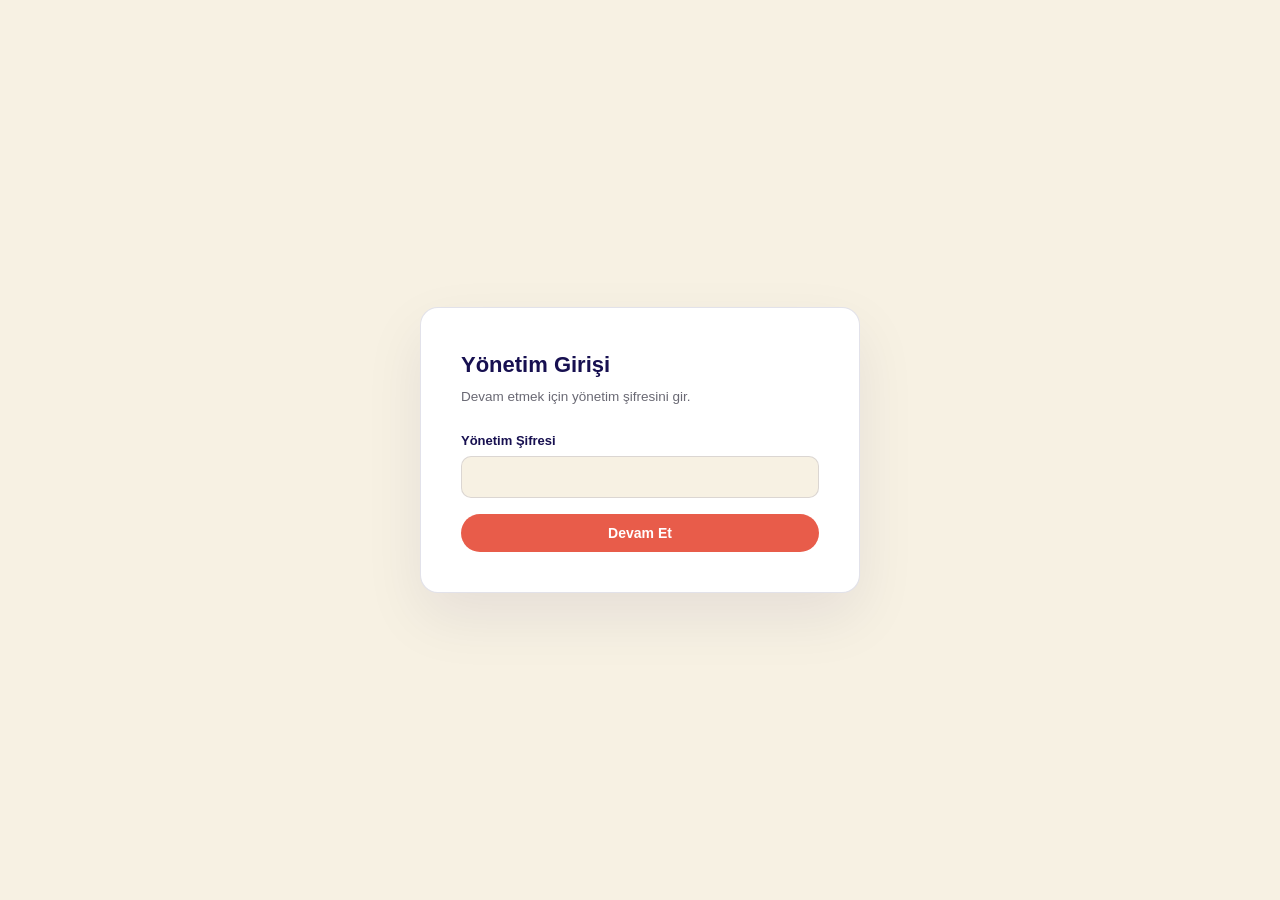
<file: admin.html>
<!DOCTYPE html>
<html lang="tr">
<head>
<meta charset="UTF-8">
<meta name="viewport" content="width=device-width, initial-scale=1.0">
<link rel="icon" type="image/png" href="favicon.png">
<meta name="robots" content="noindex, nofollow">
<title>Yönetim Paneli | Anthos</title>
<link rel="stylesheet" href="style.css">
<style>
  :root{--radius: 18px;
  }
  body{
    background:var(--cream); color:var(--charcoal);
    font-family:'Plus Jakarta Sans', -apple-system, sans-serif; line-height:1.5;
    min-height:100vh;
  }
  ::-webkit-scrollbar{width:8px; height:8px;}
  ::-webkit-scrollbar-thumb{background:rgba(23,16,80,0.18); border-radius:10px;}

  /* Gate */
  #gate{
    min-height:100vh; display:flex; align-items:center; justify-content:center; padding:40px 20px;
  }
  .card{
    background:#fff; border:1.5px solid var(--line); border-radius:var(--radius);
    padding:40px; max-width:440px; width:100%; box-shadow:0 24px 60px rgba(23,16,80,0.08);
  }
  .card h1{font-size:22px; color:var(--ink-deep); margin-bottom:6px;}
  .card p.lead{font-size:13.5px; opacity:0.65; margin-bottom:24px;}
  .field{margin-bottom:16px;}
  .field label{display:block; font-size:13px; font-weight:600; color:var(--ink-deep); margin-bottom:6px;}
  .field input, .field select, .field textarea{
    width:100%; padding:12px 14px; border-radius:10px; border:1.5px solid var(--line);
    font-family:inherit; font-size:14px; background:var(--cream);
  }
  .field textarea{resize:vertical; min-height:70px;}
  .field input:focus, .field select:focus, .field textarea:focus{outline:none; border-color:var(--ink); background:#fff;}
  .btn{
    display:inline-flex; align-items:center; justify-content:center; gap:8px;
    font-weight:600; font-size:14px; padding:11px 20px; border-radius:100px; cursor:pointer; border:none;
    background:var(--bloom); color:#fff; transition:transform 0.15s ease, opacity 0.15s ease;
  }
  .btn:hover{transform:translateY(-1px);}
  .btn:disabled{opacity:0.55; cursor:not-allowed; transform:none;}
  .btn.full{width:100%;}
  .btn.secondary{background:var(--ink-deep);}
  .btn.ghost{background:transparent; color:var(--ink-deep); border:1.5px solid var(--line);}
  .btn.danger{background:#fff; color:var(--bloom); border:1.5px solid rgba(232,92,74,0.4);}
  .btn.sm{padding:7px 14px; font-size:12.5px;}
  .msg{border-radius:12px; padding:12px 16px; font-size:13.5px; margin-bottom:16px; display:none;}
  .msg.error{background:rgba(232,92,74,0.1); color:var(--bloom); border:1px solid rgba(232,92,74,0.3);}
  .msg.success{background:rgba(124,157,111,0.14); color:var(--sage); border:1px solid rgba(124,157,111,0.35);}

  /* App shell */
  #app{display:none; min-height:100vh; grid-template-columns:240px 1fr;}
  #app.active{display:grid;}
  .sidebar{
    background:var(--ink-deep); color:#fff; padding:28px 20px; display:flex; flex-direction:column;
  }
  .sidebar .brand{font-family:Georgia, serif; font-size:22px; font-weight:700; margin-bottom:4px;}
  .sidebar .brand-sub{font-size:10.5px; letter-spacing:0.12em; opacity:0.55; text-transform:uppercase; margin-bottom:36px;}
  .nav-item{
    display:flex; align-items:center; gap:10px; padding:11px 14px; border-radius:12px; font-size:14px;
    font-weight:600; color:rgba(255,255,255,0.7); cursor:pointer; margin-bottom:4px; transition:background 0.15s;
  }
  .nav-item:hover{background:rgba(255,255,255,0.06);}
  .nav-item.active{background:rgba(255,255,255,0.14); color:#fff;}
  .sidebar-foot{margin-top:auto; font-size:12px; opacity:0.45;}

  .main{padding:36px 44px; overflow-y:auto; max-height:100vh;}
  .topbar{display:flex; align-items:center; justify-content:space-between; margin-bottom:28px; gap:16px;}
  .topbar h2{font-size:24px; color:var(--ink-deep);}
  .topbar .search{
    flex:1; max-width:340px; padding:10px 16px; border-radius:100px; border:1.5px solid var(--line);
    background:#fff; font-size:14px; font-family:inherit;
  }
  .topbar .search:focus{outline:none; border-color:var(--ink);}

  .view{display:none;}
  .view.active{display:block;}

  /* Dashboard stats */
  .stat-grid{display:grid; grid-template-columns:repeat(auto-fit, minmax(200px,1fr)); gap:16px;}
  .stat-card{background:#fff; border:1.5px solid var(--line); border-radius:var(--radius); padding:22px;}
  .stat-card .stat-label{font-size:12px; font-weight:700; letter-spacing:0.04em; text-transform:uppercase; opacity:0.55; margin-bottom:8px;}
  .stat-card .stat-value{font-size:30px; font-weight:800; color:var(--ink-deep);}
  .stat-card.alert .stat-value{color:var(--bloom);}

  /* Student list */
  .student-grid{display:grid; grid-template-columns:repeat(auto-fill, minmax(260px,1fr)); gap:16px;}
  .student-card{
    background:#fff; border:1.5px solid var(--line); border-radius:var(--radius); padding:20px;
    cursor:pointer; transition:transform 0.15s ease, box-shadow 0.15s ease;
  }
  .student-card:hover{transform:translateY(-2px); box-shadow:0 14px 30px rgba(23,16,80,0.08);}
  .student-card .avatar{
    width:46px; height:46px; border-radius:50%; background:var(--sage-soft); display:flex;
    align-items:center; justify-content:center; font-size:22px; margin-bottom:12px;
  }
  .student-card .name{font-size:16px; font-weight:700; color:var(--ink-deep); margin-bottom:3px;}
  .student-card .meta{font-size:12px; font-weight:700; letter-spacing:0.04em; color:var(--bloom); text-transform:uppercase;}
  .empty-state{
    text-align:center; padding:60px 20px; color:var(--ink-deep); opacity:0.5; font-size:14px;
  }

  /* Student detail */
  .detail-header{
    display:flex; align-items:center; gap:18px; margin-bottom:22px; flex-wrap:wrap;
  }
  .detail-header .avatar{
    width:64px; height:64px; border-radius:50%; background:var(--sage-soft); display:flex;
    align-items:center; justify-content:center; font-size:30px; flex-shrink:0;
  }
  .detail-header .info{flex:1; min-width:180px;}
  .detail-header .info h2{font-size:22px; color:var(--ink-deep);}
  .detail-header .info .meta{font-size:12.5px; font-weight:700; letter-spacing:0.05em; color:var(--bloom); text-transform:uppercase; margin-top:2px;}
  .detail-actions{display:flex; gap:8px; flex-wrap:wrap;}

  .tabs{display:flex; gap:6px; border-bottom:1.5px solid var(--line); margin-bottom:24px; flex-wrap:wrap;}
  .tab-btn{
    padding:11px 16px; font-size:13.5px; font-weight:700; color:var(--ink-deep); opacity:0.5;
    cursor:pointer; border-bottom:2.5px solid transparent; margin-bottom:-1.5px; background:none; border-top:none; border-left:none; border-right:none; font-family:inherit;
  }
  .tab-btn.active{opacity:1; border-bottom-color:var(--bloom);}
  .tab-pane{display:none;}
  .tab-pane.active{display:block;}

  .panel{
    background:#fff; border:1.5px solid var(--line); border-radius:var(--radius); padding:22px; margin-bottom:18px;
  }
  .panel h3{font-size:14px; color:var(--ink-deep); margin-bottom:14px;}
  .inline-form{display:flex; gap:10px; flex-wrap:wrap; align-items:flex-end; margin-bottom:18px;}
  .inline-form .field{margin-bottom:0; flex:1; min-width:130px;}
  .inline-form label{font-size:11.5px;}

  .item-row{
    display:flex; align-items:center; justify-content:space-between; gap:12px; padding:12px 0;
    border-bottom:1px solid var(--line);
  }
  .item-row:last-child{border-bottom:none;}
  .item-row .item-main{flex:1; min-width:0;}
  .item-row .item-title{font-size:14px; font-weight:700; color:var(--ink-deep);}
  .item-row .item-sub{font-size:12.5px; opacity:0.6; margin-top:2px;}
  .item-row .item-actions{display:flex; gap:6px; align-items:center; flex-shrink:0;}
  .badge{
    font-size:11px; font-weight:700; padding:4px 10px; border-radius:100px; letter-spacing:0.02em;
  }
  .badge.done{background:var(--sage-soft); color:var(--sage);}
  .badge.pending{background:var(--gold-soft); color:var(--gold);}
  .badge.absent{background:rgba(232,92,74,0.12); color:var(--bloom);}
  .icon-btn{
    background:none; border:none; cursor:pointer; font-size:15px; opacity:0.5; padding:4px; border-radius:8px;
  }
  .icon-btn:hover{opacity:1; background:var(--cream-2);}
  a.zoom-link{font-size:12.5px; color:var(--ink); font-weight:700; text-decoration:none;}
  a.zoom-link:hover{text-decoration:underline;}
  .progress-bar-track{background:var(--cream-2); border-radius:100px; height:8px; overflow:hidden; margin-top:8px;}
  .progress-bar-fill{background:var(--sage); height:100%; border-radius:100px; transition:width 0.4s ease;}

  /* New student modal */
  .modal-overlay{
    display:none; position:fixed; inset:0; background:rgba(23,16,80,0.4); align-items:center; justify-content:center;
    padding:20px; z-index:50;
  }
  .modal-overlay.active{display:flex;}
  .modal{
    background:#fff; border-radius:var(--radius); padding:32px; max-width:460px; width:100%;
    max-height:90vh; overflow-y:auto;
  }
  .modal h2{font-size:19px; color:var(--ink-deep); margin-bottom:18px;}
  .result-box{background:var(--cream-2); border-radius:14px; padding:18px; margin-top:16px;}
  .result-box p{font-size:13.5px; margin-bottom:6px;}
  .result-box strong{color:var(--ink-deep);}

  .mobile-menu-btn{
    display:none; position:fixed; top:14px; left:14px; z-index:70;
    width:40px; height:40px; border-radius:10px; border:none; background:var(--ink-deep); color:#fff;
    font-size:18px; cursor:pointer; align-items:center; justify-content:center;
  }
  .sidebar-backdrop{display:none; position:fixed; inset:0; background:rgba(0,0,0,0.4); z-index:55;}
  .sidebar-backdrop.active{display:block;}
  .brand-logo-img{height:32px; width:auto; display:block;}
  .mobile-top-bar{display:none;}

  @media (max-width: 780px){
    #app.active{grid-template-columns:1fr;}
    .sidebar{display:none;}
    .sidebar.mobile-open{display:flex; position:fixed; top:0; left:0; bottom:0; width:80%; max-width:280px; z-index:60;}
    .main{padding:78px 20px 24px;}
    .mobile-menu-btn{display:flex;}
    .mobile-top-bar{
      display:flex; align-items:center; justify-content:center; position:fixed; top:0; left:0; right:0;
      height:64px; background:#fff; border-bottom:1.5px solid var(--line); z-index:65;
    }
  }
</style>
</head>
<body>

<div id="gate">
  <div class="card">
    <h1>Yönetim Girişi</h1>
    <p class="lead">Devam etmek için yönetim şifresini gir.</p>
    <div class="msg error" id="gateError"></div>
    <div class="field">
      <label for="gatePw">Yönetim Şifresi</label>
      <input type="password" id="gatePw">
    </div>
    <button class="btn full" id="gateBtn">Devam Et</button>
  </div>
</div>

<div id="app">
  <button class="mobile-menu-btn" id="mobileMenuBtn">☰</button>
  <div class="mobile-top-bar"><img class="brand-logo-img" src="logo.png" alt="Anthos"></div>
  <div class="sidebar-backdrop" id="sidebarBackdrop"></div>
  <div class="sidebar">
    <div class="brand"><img class="brand-logo-img" src="logo.png" alt="Anthos" style="height:36px;"></div>
    <div class="brand-sub">Yönetim Paneli</div>
    <div class="nav-item active" data-view="dashboard">📊 Genel Özet</div>
    <div class="nav-item" data-view="students">👥 Öğrenciler</div>
    <div class="nav-item" id="navNewStudent">➕ Yeni Öğrenci</div>
    <div class="nav-item" data-view="trials">📝 TC Rezervasyonları</div>
    <div class="nav-item" data-view="trialclasses">🗒 Trial Classes</div>
    <div class="nav-item" data-view="finance">💰 Finans</div>
    <div class="sidebar-foot">Anthos Akademi © 2026</div>
  </div>

  <div class="main">
    <!-- DASHBOARD VIEW -->
    <div class="view active" id="view-dashboard">
      <div class="topbar">
        <h2>Genel Özet</h2>
        <button class="btn ghost" id="btnRefreshDashboard">🔄 Yenile</button>
      </div>
      <div class="stat-grid" id="dashboardStats">
        <div class="empty-state">Yükleniyor…</div>
      </div>
    </div>

    <!-- STUDENTS LIST VIEW -->
    <div class="view" id="view-students">
      <div class="topbar">
        <h2>Öğrenciler</h2>
        <input type="text" class="search" id="studentSearch" placeholder="İsim veya numara ara...">
        <button class="btn" id="btnOpenNewStudent">➕ Yeni Öğrenci</button>
      </div>
      <div id="studentListWrap">
        <div class="empty-state">Yükleniyor…</div>
      </div>
    </div>

    <!-- TRIAL REQUESTS VIEW -->
    <div class="view" id="view-trials">
      <div class="topbar">
        <h2>TC Rezervasyonları</h2>
        <input type="text" class="search" id="trialSearch" placeholder="Veli veya çocuk adı ara...">
        <button class="btn ghost" id="btnRefreshTrials">🔄 Yenile</button>
      </div>
      <div id="trialListWrap">
        <div class="empty-state">Yükleniyor…</div>
      </div>
    </div>

    <!-- TRIAL CLASSES VIEW -->
    <div class="view" id="view-trialclasses">
      <div class="topbar">
        <h2>Trial Classes</h2>
        <button class="btn ghost" id="btnRefreshTrialClasses">🔄 Yenile</button>
      </div>
      <div id="trialClassesListWrap">
        <div class="empty-state">Yükleniyor…</div>
      </div>
    </div>

    <!-- FINANCE VIEW -->
    <div class="view" id="view-finance">
      <div class="topbar">
        <h2>Finans</h2>
        <button class="btn ghost" id="btnRefreshFinance">🔄 Yenile</button>
      </div>
      <div class="stat-grid" id="financeStats" style="margin-bottom:18px;">
        <div class="empty-state">Yükleniyor…</div>
      </div>
      <div class="panel">
        <h3>Yeni Gelir/Gider Kaydı</h3>
        <form class="inline-form" id="formFinance">
          <div class="field">
            <label>Tür</label>
            <select id="finType">
              <option value="gelir">Gelir</option>
              <option value="gider">Gider</option>
            </select>
          </div>
          <div class="field"><label>Tarih</label><input type="date" id="finDate"></div>
          <div class="field"><label>Kategori</label><input type="text" id="finCategory" placeholder="Örn. Kurs Ücreti, Maaş, Kira"></div>
          <div class="field" style="flex:2;"><label>Açıklama</label><input type="text" id="finDesc" placeholder="Örn. Atahan Kayış - Scratch paketi"></div>
          <div class="field"><label>Tutar (₺)</label><input type="number" id="finAmount" min="0" step="0.01" required></div>
          <div class="field"><label>Ödeme Yöntemi</label><input type="text" id="finPaymentMethod" placeholder="Örn. Havale/EFT, Nakit"></div>
          <div class="field"><label>Maliyet Türü</label><input type="text" id="finCostType" placeholder="Örn. Sabit, Değişken, Başlangıç"></div>
          <button class="btn sm" type="submit">Ekle</button>
        </form>
      </div>
      <div class="panel"><h3>Hareketler</h3><div id="financeList"></div></div>
    </div>

    <!-- STUDENT DETAIL VIEW -->
    <div class="view" id="view-detail">
      <button class="btn ghost sm" id="btnBackToList" style="margin-bottom:20px;">← Öğrenci Listesi</button>

      <div class="detail-header">
        <div class="avatar" id="detailAvatar">🎓</div>
        <div class="info">
          <h2 id="detailName">—</h2>
          <div class="meta" id="detailMeta">—</div>
        </div>
        <div class="detail-actions">
          <button class="btn ghost sm" id="btnResetPw">🔑 Şifre Sıfırla</button>
          <button class="btn danger sm" id="btnDeleteStudent">🗑 Öğrenciyi Sil</button>
        </div>
      </div>

      <div class="panel" id="studentInfoPanel" style="margin-bottom:20px;">
        <div style="display:flex; justify-content:space-between; align-items:center; gap:12px; flex-wrap:wrap;">
          <div style="font-size:13px; opacity:0.75;">👪 Veli: <strong id="infoParentName">Belirtilmedi</strong><span id="infoParentPhoneWrap"> · <span id="infoParentPhone"></span></span></div>
          <button class="btn ghost sm" id="btnEditStudent">✎ Bilgileri Düzenle</button>
        </div>
        <div style="margin-top:12px;">
          <div style="font-size:13px; opacity:0.75;">📊 Ders İlerlemesi: <strong id="infoLessonProgress">—</strong></div>
          <div class="progress-bar-track" style="max-width:320px;"><div class="progress-bar-fill" id="infoProgressFill" style="width:0%"></div></div>
        </div>
        <div style="margin-top:14px; display:flex; gap:20px; flex-wrap:wrap; font-size:13px; opacity:0.8;">
          <div>💳 Ödeme: <strong id="infoPayment">—</strong></div>
          <div>📅 Paket: <strong id="infoPackageDates">—</strong></div>
          <div>🧾 Makbuz: <strong id="infoReceipt">—</strong></div>
          <div>👋 Hoşgeldin Mesajı: <strong id="infoWelcomeMsg">—</strong></div>
        </div>
        <form id="formEditStudent" style="display:none; margin-top:16px;">
          <div class="inline-form">
            <div class="field"><label>Ad Soyad</label><input type="text" id="editFullName"></div>
            <div class="field"><label>Öğrenci No</label><input type="text" id="editStudentNumber"></div>
            <div class="field">
              <label>Yaş Grubu</label>
              <select id="editAgeGroup">
                <option value="">Seçiniz</option>
                <option value="Tohum">Tohum (5-7 yaş)</option>
                <option value="Filiz">Filiz (8-12 yaş)</option>
                <option value="Çiçek">Çiçek (13-18 yaş)</option>
              </select>
            </div>
            <div class="field">
              <label>Program</label>
              <select id="editProgram">
                <option value="">Seçiniz</option>
                <option value="Scratch">Scratch</option>
                <option value="Python">Python</option>
                <option value="Web Geliştirme">Web Geliştirme</option>
              </select>
            </div>
            <div class="field"><label>Veli Adı Soyadı</label><input type="text" id="editParentName"></div>
            <div class="field"><label>Veli Telefonu</label><input type="tel" id="editParentPhone"></div>
            <div class="field"><label>Ders Bakiyesi (Toplam Ders)</label><input type="number" id="editTotalLessons" min="1" placeholder="Örn. 24"></div>
            <div class="field">
              <label>Ödeme Tipi</label>
              <select id="editPaymentType">
                <option value="">Seçiniz</option>
                <option value="tek_ders">Tek Ders</option>
                <option value="paket">Paket</option>
                <option value="taksitli">Taksitli</option>
              </select>
            </div>
            <div class="field"><label>Ödeme Tutarı (₺)</label><input type="number" id="editPaymentAmount" min="0" step="0.01"></div>
            <div class="field"><label>Taksit Sayısı</label><input type="number" id="editInstallmentCount" min="0" placeholder="Örn. 3"></div>
            <div class="field"><label>Ödenen Taksit</label><input type="number" id="editInstallmentPaid" min="0" placeholder="Örn. 1"></div>
            <div class="field"><label>Paket Başlangıç</label><input type="date" id="editPackageStart"></div>
            <div class="field"><label>Paket Bitiş</label><input type="date" id="editPackageEnd"></div>
            <div class="field"><label>Makbuz Linki</label><input type="url" id="editReceiptUrl" placeholder="https://..."></div>
            <div class="field" style="flex-direction:row; align-items:center; gap:8px; display:flex;">
              <input type="checkbox" id="editWelcomeMsgSent" style="width:auto;">
              <label style="margin-bottom:0;">Hoşgeldin Mesajı Gönderildi</label>
            </div>
            <button class="btn sm" type="submit">Kaydet</button>
          </div>
        </form>
      </div>

      <div class="msg success" id="detailMsg"></div>

      <div class="tabs">
        <button class="tab-btn active" data-tab="assignments">📋 Ödevler</button>
        <button class="tab-btn" data-tab="projects">💻 Projeler</button>
        <button class="tab-btn" data-tab="schedule">🗓 Ders Programı</button>
        <button class="tab-btn" data-tab="lessons">🎥 Dersler</button>
        <button class="tab-btn" data-tab="trialclass">🔗 Trial Class</button>
      </div>

      <!-- Assignments -->
      <div class="tab-pane active" data-pane="assignments">
        <div class="panel">
          <h3>Yeni Ödev Ekle</h3>
          <form class="inline-form" id="formAssignment">
            <div class="field"><label>Başlık</label><input type="text" id="asgTitle" required></div>
            <div class="field"><label>Son Tarih</label><input type="date" id="asgDue"></div>
            <div class="field">
              <label>Durum</label>
              <select id="asgStatus"><option value="pending">Bekliyor</option><option value="done">Tamamlandı</option></select>
            </div>
            <div class="field" style="flex-basis:100%;"><label>Açıklama / Talimat</label><textarea id="asgDesc" placeholder="Ödevin ne olduğunu, nasıl teslim edileceğini yazın..."></textarea></div>
            <div class="field" style="flex-basis:100%;">
              <label>Ders Materyali Ekle (opsiyonel, max 20MB)</label>
              <input type="file" id="asgFile">
              <div class="upload-status" id="asgUploadStatus" style="font-size:12px; margin-top:6px;"></div>
            </div>
            <div class="field" style="flex-basis:100%;"><label>Veya Materyal Linki (opsiyonel)</label><input type="url" id="asgLink" placeholder="https://..."></div>
            <button class="btn sm" type="submit" id="asgSubmitBtn">Ekle</button>
          </form>
        </div>
        <div class="panel"><h3>Ödevler</h3><div id="assignmentsList"></div></div>
      </div>

      <!-- Projects -->
      <div class="tab-pane" data-pane="projects">
        <div class="panel">
          <h3>Yeni Proje Ekle</h3>
          <form class="inline-form" id="formProject">
            <div class="field"><label>Başlık</label><input type="text" id="projTitle" required></div>
            <div class="field"><label>Açıklama</label><input type="text" id="projDesc"></div>
            <div class="field"><label>Proje Linki</label><input type="url" id="projLink" placeholder="https://..."></div>
            <div class="field"><label>Tamamlanma Tarihi</label><input type="date" id="projCompleted"></div>
            <button class="btn sm" type="submit">Ekle</button>
          </form>
        </div>
        <div class="panel"><h3>Projeler</h3><div id="projectsList"></div></div>
      </div>

      <!-- Schedule -->
      <div class="tab-pane" data-pane="schedule">
        <div class="panel">
          <h3>Ders Programına Ekle</h3>
          <form class="inline-form" id="formSchedule">
            <div class="field">
              <label>Gün</label>
              <select id="schDay">
                <option>Pazartesi</option><option>Salı</option><option>Çarşamba</option>
                <option>Perşembe</option><option>Cuma</option><option>Cumartesi</option><option>Pazar</option>
              </select>
            </div>
            <div class="field"><label>Saat</label><input type="time" id="schTime" required></div>
            <div class="field"><label>Not</label><input type="text" id="schNote" placeholder="Örn. Scratch dersi"></div>
            <div class="field" style="flex-basis:100%;"><label>Canlı Ders Zoom Linki (opsiyonel)</label><input type="url" id="schZoom" placeholder="https://zoom.us/j/..."></div>
            <button class="btn sm" type="submit">Ekle</button>
          </form>
        </div>
        <div class="panel"><h3>Haftalık Program</h3><div id="scheduleList"></div></div>
      </div>

      <!-- Lessons (yoklama + zoom + feedback + proje) -->
      <div class="tab-pane" data-pane="lessons">
        <div class="panel">
          <h3>Yeni Ders Ekle</h3>
          <form class="inline-form" id="formLesson">
            <div class="field"><label>Tarih</label><input type="date" id="lesDate" required></div>
            <div class="field"><label>Konu</label><input type="text" id="lesTopic" placeholder="Örn. Döngüler"></div>
            <div class="field">
              <label>Katılım</label>
              <select id="lesAttended"><option value="true">Katıldı</option><option value="false">Katılmadı</option></select>
            </div>
            <div class="field"><label>Zoom Kayıt Linki (opsiyonel)</label><input type="url" id="lesZoom" placeholder="https://..."></div>
            <div class="field" style="flex-basis:100%;">
              <label>Veya Video/Dosya Yükle (opsiyonel, max 20MB)</label>
              <input type="file" id="lesFile" accept="video/*,.pdf,.zip">
              <div class="upload-status" id="lesUploadStatus" style="font-size:12px; margin-top:6px;"></div>
            </div>
            <button class="btn sm" type="submit" id="lesSubmitBtn">Ekle</button>
          </form>
        </div>
        <div class="panel"><h3>Dersler</h3><div id="lessonsList"></div></div>
      </div>

      <!-- Trial Class (öğrenciye özel deneme dersi linki + After TC raporu) -->
      <div class="tab-pane" data-pane="trialclass">
        <div class="panel">
          <h3>Deneme Dersi Linki</h3>
          <div id="tcsLessonLinkDisplay" style="display:none; align-items:center; gap:10px;">
            <a class="btn sm" id="tcsLessonLinkOpen" href="#" target="_blank" rel="noopener">🎥 İzle / Katıl</a>
            <button class="btn ghost sm" type="button" id="btnEditTcsLink">✎ Düzenle</button>
          </div>
          <form class="inline-form" id="formTrialLessonLink" style="margin-bottom:0;">
            <div class="field" style="flex-basis:100%;"><label>Deneme Dersi (Zoom) Linki</label><input type="url" id="tcsLessonLink" placeholder="https://zoom.us/j/..."></div>
            <button class="btn sm" type="submit" id="btnSaveTcsLink">Kaydet</button>
          </form>
          <div id="tcsLessonLinkStatus" style="font-size:12.5px; margin-top:8px; min-height:16px;"></div>
        </div>
        <div class="panel">
          <h3>After TC Raporu</h3>
          <div id="afterTcSummary"><div class="empty-state">Yükleniyor…</div></div>
          <button class="btn ghost sm" type="button" id="btnOpenAfterTc" style="margin-top:12px;">✎ After TC Formunu Doldur / Düzenle</button>
        </div>
      </div>
    </div>
  </div>
</div>

<!-- New student modal -->
<div class="modal-overlay" id="newStudentModal">
  <div class="modal">
    <h2>Yeni Öğrenci Hesabı</h2>
    <div class="msg error" id="formError"></div>
    <form id="studentForm">
      <div class="field"><label>Öğrenci Adı Soyadı</label><input type="text" id="fullName" required></div>
      <div class="field"><label>Öğrenci Numarası</label><input type="text" id="studentNumber" placeholder="Örn. 1001"></div>
      <div class="field"><label>E-posta (opsiyonel)</label><input type="email" id="email"></div>
      <div class="field">
        <label>Yaş Grubu</label>
        <select id="ageGroup">
          <option value="">Seçiniz</option>
          <option value="Tohum">Tohum (5-7 yaş)</option>
          <option value="Filiz">Filiz (8-12 yaş)</option>
          <option value="Çiçek">Çiçek (13-18 yaş)</option>
        </select>
      </div>
      <div class="field">
        <label>Program</label>
        <select id="program">
          <option value="">Seçiniz</option>
          <option value="Scratch">Scratch</option>
          <option value="Python">Python</option>
          <option value="Web Geliştirme">Web Geliştirme</option>
        </select>
      </div>
      <div class="field">
        <label>Ders Günü (haftada bir)</label>
        <select id="lessonDay">
          <option value="">Seçiniz</option>
          <option value="Pazartesi">Pazartesi</option>
          <option value="Salı">Salı</option>
          <option value="Çarşamba">Çarşamba</option>
          <option value="Perşembe">Perşembe</option>
          <option value="Cuma">Cuma</option>
          <option value="Cumartesi">Cumartesi</option>
          <option value="Pazar">Pazar</option>
        </select>
      </div>
      <div class="field"><label>Ders Saati</label><input type="time" id="lessonTime"></div>
      <div class="field"><label>Veli Adı Soyadı</label><input type="text" id="parentName" placeholder="Örn. Hasan Kayış"></div>
      <div class="field"><label>Veli Telefonu</label><input type="tel" id="parentPhone" placeholder="Örn. +90 530 940 97 13"></div>
      <div class="field"><label>Ders Bakiyesi (Toplam Ders)</label><input type="number" id="totalLessons" min="1" value="24"></div>
      <div class="field"><label>Şifre (boş bırakırsan otomatik oluşturulur)</label><input type="text" id="customPassword" placeholder="Örn. atahankayis1001"></div>
      <button type="submit" class="btn full" id="submitBtn">Hesap Oluştur</button>
    </form>
    <div id="result" class="result-box" style="display:none;">
      <p><strong>E-posta:</strong> <span id="resEmail"></span></p>
      <p><strong>Şifre:</strong> <span id="resPassword"></span></p>
      <button class="btn secondary sm" id="copyBtn" style="margin-top:8px;">WhatsApp için kopyala</button>
      <button class="btn ghost sm" id="closeModalBtn" style="margin-top:8px;">Kapat</button>
    </div>
  </div>
</div>

<!-- Trial Class modal -->
<div class="modal-overlay" id="trialClassModal">
  <div class="modal" style="max-width:640px;">
    <h2>Trial Class Formu</h2>
    <div class="msg error" id="tcFormError"></div>
    <form id="trialClassForm">
      <input type="hidden" id="tcTrialRequestId">
      <div class="inline-form" style="margin-bottom:0;">
        <div class="field"><label>Öğrenci Numarası</label><input type="text" id="tcStudentNumber"></div>
        <div class="field"><label>Program / Class</label><input type="text" id="tcClassProgram" placeholder="Örn. Scratch"></div>
        <div class="field" style="flex-basis:100%;"><label>Deneme Dersi Linki</label><input type="url" id="tcLessonLink" placeholder="https://zoom.us/j/..."></div>
        <div class="field"><label>TC Practice</label><input type="text" id="tcPractice"></div>
        <div class="field"><label>Payment</label><input type="text" id="tcPayment" placeholder="Örn. Ödendi / Bekliyor"></div>
        <div class="field"><label>Cours</label><input type="text" id="tcCours"></div>
        <div class="field"><label>Ders Günü</label><input type="text" id="tcClassDay"></div>
        <div class="field"><label>Ders Saati</label><input type="text" id="tcClassHour"></div>
        <div class="field"><label>Fiyat (₺)</label><input type="number" id="tcPrice" min="0" step="0.01"></div>
        <div class="field"><label>Ders Sayısı</label><input type="number" id="tcClassCount" min="0"></div>
        <div class="field"><label>Makbuz Linki</label><input type="url" id="tcReceiptUrl"></div>
        <div class="field">
          <label>Sonuç</label>
          <select id="tcOutcomeStatus">
            <option value="">Seçiniz</option>
            <option value="Sold">Satıldı</option>
            <option value="Lost">Kaybedildi</option>
            <option value="Pending">Beklemede</option>
          </select>
        </div>
        <div class="field" style="flex-basis:100%;"><label>Özellikler (Features)</label><input type="text" id="tcFeatures"></div>
        <div class="field" style="flex-basis:100%;"><label>Yorumlar (Comments)</label><textarea id="tcComments"></textarea></div>
      </div>
      <div style="display:flex; gap:8px; margin-top:14px;">
        <button type="submit" class="btn" style="flex:1;">Kaydet</button>
        <button type="button" class="btn ghost" id="closeTrialClassModalBtn">Kapat</button>
      </div>
    </form>
  </div>
</div>

<script>
  const FUNCTION_URL = 'https://pqxobhknksylbpesymrg.supabase.co/functions/v1/create-student';
  let adminSecret = '';
  let students = [];
  let currentStudentId = null;
  let currentStudentDetail = null;

  async function api(action, payload = {}) {
    const res = await fetch(FUNCTION_URL, {
      method: 'POST',
      headers: { 'Content-Type': 'application/json' },
      body: JSON.stringify({ admin_secret: adminSecret, action, ...payload })
    });
    const data = await res.json();
    if (!res.ok) throw new Error(data.error || 'Bilinmeyen hata');
    return data;
  }

  // ---------- GATE ----------
  const gate = document.getElementById('gate');
  const app = document.getElementById('app');
  const gateError = document.getElementById('gateError');

  document.getElementById('gateBtn').addEventListener('click', async () => {
    const pw = document.getElementById('gatePw').value.trim();
    if (!pw) { gateError.textContent = 'Şifre gerekli.'; gateError.style.display = 'block'; return; }
    adminSecret = pw;
    try {
      await api('list_students');
      gate.style.display = 'none';
      app.classList.add('active');
      await loadDashboard();
    } catch (err) {
      gateError.textContent = 'Şifre yanlış görünüyor: ' + err.message;
      gateError.style.display = 'block';
    }
  });

  // ---------- NAV ----------
  document.querySelectorAll('.nav-item[data-view]').forEach(el => {
    el.addEventListener('click', () => {
      showView(el.dataset.view);
      if (el.dataset.view === 'trials') loadTrialRequests();
      if (el.dataset.view === 'trialclasses') loadTrialClasses();
      if (el.dataset.view === 'students') loadStudents();
      if (el.dataset.view === 'dashboard') loadDashboard();
      if (el.dataset.view === 'finance') loadFinance();
      closeMobileSidebar();
    });
  });
  document.getElementById('navNewStudent').addEventListener('click', () => { openNewStudentModal(); closeMobileSidebar(); });
  document.getElementById('btnOpenNewStudent').addEventListener('click', () => openNewStudentModal());
  document.getElementById('btnBackToList').addEventListener('click', () => showView('students'));

  // ---------- MOBILE MENU ----------
  function closeMobileSidebar() {
    document.querySelector('.sidebar').classList.remove('mobile-open');
    document.getElementById('sidebarBackdrop').classList.remove('active');
  }
  document.getElementById('mobileMenuBtn').addEventListener('click', () => {
    document.querySelector('.sidebar').classList.add('mobile-open');
    document.getElementById('sidebarBackdrop').classList.add('active');
  });
  document.getElementById('sidebarBackdrop').addEventListener('click', closeMobileSidebar);

  function showView(name) {
    document.querySelectorAll('.view').forEach(v => v.classList.remove('active'));
    document.getElementById('view-' + name).classList.add('active');
    document.querySelectorAll('.nav-item[data-view]').forEach(el => {
      el.classList.toggle('active', el.dataset.view === name);
    });
  }

  // ---------- DASHBOARD ----------
  async function loadDashboard() {
    const wrap = document.getElementById('dashboardStats');
    wrap.innerHTML = '<div class="empty-state">Yükleniyor…</div>';
    try {
      const data = await api('list_dashboard_stats');
      wrap.innerHTML = `
        <div class="stat-card">
          <div class="stat-label">Toplam Öğrenci</div>
          <div class="stat-value">${data.total_students}</div>
        </div>
        <div class="stat-card">
          <div class="stat-label">Bugünkü Dersler</div>
          <div class="stat-value">${data.today_lessons}</div>
        </div>
        <div class="stat-card">
          <div class="stat-label">Tamamlanan Ödev</div>
          <div class="stat-value">${data.completed_assignments}</div>
        </div>
        <div class="stat-card">
          <div class="stat-label">Yapılan Proje</div>
          <div class="stat-value">${data.completed_projects}</div>
        </div>
        <div class="stat-card ${data.low_balance_students > 0 ? 'alert' : ''}">
          <div class="stat-label">Düşük Ders Bakiyesi</div>
          <div class="stat-value">${data.low_balance_students}</div>
        </div>
        <div class="stat-card ${data.new_trial_requests > 0 ? 'alert' : ''}">
          <div class="stat-label">Yeni Deneme Talebi</div>
          <div class="stat-value">${data.new_trial_requests}</div>
        </div>
        <div class="stat-card">
          <div class="stat-label">Toplam Gelir</div>
          <div class="stat-value">₺${Number(data.total_income).toLocaleString('tr-TR')}</div>
        </div>
        <div class="stat-card">
          <div class="stat-label">Toplam Gider</div>
          <div class="stat-value">₺${Number(data.total_expense).toLocaleString('tr-TR')}</div>
        </div>
        <div class="stat-card ${data.net_profit < 0 ? 'alert' : ''}">
          <div class="stat-label">Net Kâr</div>
          <div class="stat-value">₺${Number(data.net_profit).toLocaleString('tr-TR')}</div>
        </div>
      `;
    } catch (err) {
      wrap.innerHTML = '<div class="empty-state">Hata: ' + err.message + '</div>';
    }
  }
  document.getElementById('btnRefreshDashboard').addEventListener('click', loadDashboard);

  // ---------- FINANCE ----------
  async function loadFinance() {
    const statsWrap = document.getElementById('financeStats');
    const listWrap = document.getElementById('financeList');
    statsWrap.innerHTML = '<div class="empty-state">Yükleniyor…</div>';
    listWrap.innerHTML = '';
    try {
      const [dashData, finData] = await Promise.all([
        api('list_dashboard_stats'),
        api('list_finance_transactions')
      ]);
      statsWrap.innerHTML = `
        <div class="stat-card"><div class="stat-label">Toplam Gelir</div><div class="stat-value">₺${Number(dashData.total_income).toLocaleString('tr-TR')}</div></div>
        <div class="stat-card"><div class="stat-label">Toplam Gider</div><div class="stat-value">₺${Number(dashData.total_expense).toLocaleString('tr-TR')}</div></div>
        <div class="stat-card ${dashData.net_profit < 0 ? 'alert' : ''}"><div class="stat-label">Net Kâr</div><div class="stat-value">₺${Number(dashData.net_profit).toLocaleString('tr-TR')}</div></div>
      `;
      const transactions = finData.transactions || [];
      listWrap.innerHTML = transactions.length ? transactions.map(t => `
        <div class="item-row">
          <div class="item-main">
            <div class="item-title">${escapeHtml(t.description || t.category || '—')}</div>
            <div class="item-sub">${t.tx_date || ''} · ${escapeHtml(t.category || '')}${t.payment_method ? ' · ' + escapeHtml(t.payment_method) : ''}${t.cost_type ? ' · ' + escapeHtml(t.cost_type) : ''}</div>
          </div>
          <div class="item-actions">
            <span class="badge ${t.tx_type === 'gelir' ? 'done' : 'absent'}">${t.tx_type === 'gelir' ? '+' : '-'}₺${Number(t.amount).toLocaleString('tr-TR')}</span>
            <button class="icon-btn" data-del-fin="${t.id}">🗑</button>
          </div>
        </div>
      `).join('') : '<div class="empty-state">Henüz kayıt yok.</div>';
      listWrap.querySelectorAll('[data-del-fin]').forEach(el => {
        el.addEventListener('click', async () => {
          if (!confirm('Bu kaydı silmek istediğine emin misin?')) return;
          try { await api('delete_finance_transaction', { id: el.dataset.delFin }); loadFinance(); }
          catch (err) { alert('Hata: ' + err.message); }
        });
      });
    } catch (err) {
      statsWrap.innerHTML = '<div class="empty-state">Hata: ' + err.message + '</div>';
    }
  }
  document.getElementById('btnRefreshFinance').addEventListener('click', loadFinance);
  document.getElementById('formFinance').addEventListener('submit', async (e) => {
    e.preventDefault();
    try {
      await api('add_finance_transaction', {
        tx_date: document.getElementById('finDate').value || null,
        tx_type: document.getElementById('finType').value,
        category: document.getElementById('finCategory').value.trim(),
        description: document.getElementById('finDesc').value.trim(),
        amount: parseFloat(document.getElementById('finAmount').value),
        payment_method: document.getElementById('finPaymentMethod').value.trim(),
        cost_type: document.getElementById('finCostType').value.trim()
      });
      e.target.reset();
      loadFinance();
    } catch (err) {
      alert('Hata: ' + err.message);
    }
  });

  // ---------- STUDENT LIST ----------
  async function loadStudents() {
    const wrap = document.getElementById('studentListWrap');
    wrap.innerHTML = '<div class="empty-state">Yükleniyor…</div>';
    try {
      const data = await api('list_students');
      students = data.students || [];
      renderStudentList();
    } catch (err) {
      wrap.innerHTML = '<div class="empty-state">Hata: ' + err.message + '</div>';
    }
  }

  function renderStudentList() {
    const wrap = document.getElementById('studentListWrap');
    const term = document.getElementById('studentSearch').value.trim().toLowerCase();
    const filtered = students.filter(s =>
      s.full_name.toLowerCase().includes(term) ||
      String(s.student_number || '').toLowerCase().includes(term)
    );
    if (!filtered.length) {
      wrap.innerHTML = '<div class="empty-state">Henüz öğrenci yok. "Yeni Öğrenci" ile ekleyebilirsin.</div>';
      return;
    }
    wrap.innerHTML = '<div class="student-grid">' + filtered.map(s => `
      <div class="student-card" data-id="${s.id}">
        <div class="avatar">${s.avatar || '🎓'}</div>
        <div class="name">${escapeHtml(s.full_name)}${s.student_number ? ' <span style="opacity:0.45; font-weight:600;">#' + escapeHtml(s.student_number) + '</span>' : ''}</div>
        <div class="meta">${escapeHtml(s.age_group || '')} · ${escapeHtml(s.program || '')}</div>
        <div style="margin-top:10px; font-size:12px; opacity:0.75; line-height:1.6;">
          ${s.payment_type ? `<div>📦 ${paymentTypeLabel(s.payment_type)}</div>` : ''}
          ${s.lessons_remaining != null ? `<div>📊 Kalan ders: <strong>${s.lessons_remaining}</strong> / ${s.total_lessons}</div>` : ''}
          ${s.next_lesson ? `<div>🗓 Yaklaşan ders: <strong>${s.next_lesson.day} ${formatDateTR(s.next_lesson.date)} ${s.next_lesson.time || ''}</strong></div>` : ''}
        </div>
      </div>
    `).join('') + '</div>';
    wrap.querySelectorAll('.student-card').forEach(card => {
      card.addEventListener('click', () => openStudentDetail(card.dataset.id));
    });
  }
  document.getElementById('studentSearch').addEventListener('input', renderStudentList);

  function paymentTypeLabel(v) {
    return { tek_ders: 'Tek Ders', paket: 'Paket', taksitli: 'Taksitli' }[v] || v;
  }
  function formatDateTR(iso) {
    if (!iso) return '';
    const parts = iso.split('-');
    return parts.length === 3 ? `${parts[2]}.${parts[1]}.${parts[0]}` : iso;
  }

  function escapeHtml(str) {
    return String(str || '').replace(/[&<>"']/g, c => ({'&':'&amp;','<':'&lt;','>':'&gt;','"':'&quot;',"'":'&#39;'}[c]));
  }

  // ---------- NEW STUDENT MODAL ----------
  const newStudentModal = document.getElementById('newStudentModal');
  function openNewStudentModal() {
    document.getElementById('studentForm').reset();
    document.getElementById('studentForm').style.display = 'block';
    document.getElementById('result').style.display = 'none';
    document.getElementById('formError').style.display = 'none';
    newStudentModal.classList.add('active');
  }
  document.getElementById('closeModalBtn').addEventListener('click', () => {
    newStudentModal.classList.remove('active');
    loadStudents();
  });
  newStudentModal.addEventListener('click', (e) => { if (e.target === newStudentModal) newStudentModal.classList.remove('active'); });

  document.getElementById('studentForm').addEventListener('submit', async (e) => {
    e.preventDefault();
    const formError = document.getElementById('formError');
    const submitBtn = document.getElementById('submitBtn');
    formError.style.display = 'none';
    submitBtn.disabled = true;
    submitBtn.textContent = 'Oluşturuluyor…';
    try {
      const data = await api('create_student', {
        full_name: document.getElementById('fullName').value.trim(),
        student_number: document.getElementById('studentNumber').value.trim(),
        email: document.getElementById('email').value.trim(),
        age_group: document.getElementById('ageGroup').value,
        program: document.getElementById('program').value,
        lesson_day: document.getElementById('lessonDay').value,
        lesson_time: document.getElementById('lessonTime').value,
        parent_name: document.getElementById('parentName').value.trim(),
        parent_phone: document.getElementById('parentPhone').value.trim(),
        total_lessons: parseInt(document.getElementById('totalLessons').value) || 24,
        password: document.getElementById('customPassword').value.trim()
      });
      document.getElementById('resEmail').textContent = data.email;
      document.getElementById('resPassword').textContent = data.password;
      document.getElementById('result').style.display = 'block';
      document.getElementById('studentForm').style.display = 'none';
    } catch (err) {
      formError.textContent = 'Hata: ' + err.message;
      formError.style.display = 'block';
    }
    submitBtn.disabled = false;
    submitBtn.textContent = 'Hesap Oluştur';
  });

  document.getElementById('copyBtn').addEventListener('click', () => {
    const email = document.getElementById('resEmail').textContent;
    const password = document.getElementById('resPassword').textContent;
    const text = `Anthos Öğrenci Platformu giriş bilgileriniz:\nSite: anthosacademy.com/platform.html\nE-posta: ${email}\nŞifre: ${password}`;
    navigator.clipboard.writeText(text).then(() => {
      const btn = document.getElementById('copyBtn');
      const original = btn.textContent;
      btn.textContent = 'Kopyalandı ✓';
      setTimeout(() => { btn.textContent = original; }, 1800);
    });
  });

  // ---------- TRIAL REQUESTS ----------
  let trialRequests = [];
  const TRIAL_STATUSES = ['yeni', 'arandi', 'planlandi', 'kayit_oldu', 'ilgilenmiyor'];
  function trialStatusLabel(v) {
    return { yeni: 'Yeni', arandi: 'Arandı', planlandi: 'Planlandı', kayit_oldu: 'Kayıt Oldu', ilgilenmiyor: 'İlgilenmiyor' }[v] || v || 'Yeni';
  }

  async function loadTrialRequests() {
    const wrap = document.getElementById('trialListWrap');
    wrap.innerHTML = '<div class="empty-state">Yükleniyor…</div>';
    try {
      const data = await api('list_trial_requests');
      trialRequests = data.requests || [];
      renderTrialList();
    } catch (err) {
      wrap.innerHTML = '<div class="empty-state">Hata: ' + err.message + '</div>';
    }
  }

  function renderTrialList() {
    const wrap = document.getElementById('trialListWrap');
    const term = document.getElementById('trialSearch').value.trim().toLowerCase();
    const filtered = trialRequests.filter(r =>
      (r.veli_ad_soyad || '').toLowerCase().includes(term) ||
      (r.cocuk_ad || '').toLowerCase().includes(term) ||
      (r.veli_telefon || '').toLowerCase().includes(term)
    );
    if (!filtered.length) {
      wrap.innerHTML = '<div class="empty-state">Henüz deneme dersi talebi yok.</div>';
      return;
    }
    wrap.innerHTML = filtered.map(r => `
      <div class="panel" style="margin-bottom:14px;">
        <div style="display:flex; justify-content:space-between; align-items:flex-start; gap:14px; flex-wrap:wrap;">
          <div class="item-main">
            <div class="item-title" style="font-size:15.5px;">${escapeHtml(r.cocuk_ad || '—')}${r.cocuk_yas ? ' <span style="opacity:0.55; font-weight:600;">(' + escapeHtml(r.cocuk_yas) + ' yaş' + (r.cocuk_cinsiyet ? ', ' + escapeHtml(r.cocuk_cinsiyet) : '') + ')</span>' : ''}</div>
            <div class="item-sub">👪 ${escapeHtml(r.veli_ad_soyad || '—')} · 📞 ${escapeHtml(r.veli_telefon || '—')} · ✉️ ${escapeHtml(r.veli_email || '—')}</div>
            <div class="item-sub" style="margin-top:4px;">🗓 Talep edilen: ${escapeHtml(r.rezervasyon_tarih || '—')} ${escapeHtml(r.rezervasyon_saat || '')}</div>
            <div class="item-sub" style="margin-top:4px;">💡 İlgi alanı: ${escapeHtml(r.sevilen_ders || '—')} · 💻 Bilgisayar: ${escapeHtml(r.bilgisayar_var_mi || '—')}</div>
            ${r.onceki_egitim ? `<div class="item-sub" style="margin-top:4px;">📚 Önceki eğitim: ${escapeHtml(r.onceki_egitim)}</div>` : ''}
            ${(r.objection || r.next_call_date || r.recording_url) ? `<div class="item-sub" style="margin-top:4px;">${r.objection ? '❗ İtiraz: ' + escapeHtml(r.objection) + ' ' : ''}${r.next_call_date ? '· 📞 Tekrar arama: ' + escapeHtml(r.next_call_date) + ' ' : ''}${r.recording_url ? '· 🎥 <a class="zoom-link" href="' + r.recording_url + '" target="_blank">Kayıt</a>' : ''}</div>` : ''}
            <div class="item-sub" style="margin-top:4px; opacity:0.5;">KVKK: ${escapeHtml(r.kvkk_onay || '—')} · ${r.created_at ? new Date(r.created_at).toLocaleString('tr-TR') : ''}</div>
            <div class="item-sub crm-form" data-crm-form="${r.id}" style="display:none; margin-top:10px; padding:12px; background:var(--cream-2); border-radius:12px;">
              <div class="inline-form" style="margin-bottom:0;">
                <div class="field"><label>İtiraz</label><input type="text" data-crm-objection="${r.id}" value="${escapeHtml(r.objection || '')}"></div>
                <div class="field"><label>Tekrar Arama Tarihi</label><input type="date" data-crm-next-call="${r.id}" value="${r.next_call_date || ''}"></div>
                <div class="field"><label>Kayıt Linki</label><input type="url" data-crm-recording="${r.id}" value="${escapeHtml(r.recording_url || '')}"></div>
                <button type="button" class="btn sm" data-crm-save="${r.id}">Kaydet</button>
              </div>
            </div>
          </div>
          <div style="display:flex; flex-direction:column; align-items:flex-end; gap:8px; flex-shrink:0;">
            <select data-status-select="${r.id}" style="padding:9px 12px; border-radius:10px; border:1.5px solid var(--line); font-family:inherit; font-size:12.5px; background:var(--cream);">
              ${TRIAL_STATUSES.map(v => `<option value="${v}" ${(r.status || 'yeni') === v ? 'selected' : ''}>${trialStatusLabel(v)}</option>`).join('')}
            </select>
            <button class="icon-btn" data-toggle-crm="${r.id}">✎ CRM</button>
            <button class="icon-btn" data-open-tc="${r.id}">📋 After TC</button>
            ${r.veli_telefon ? `<a class="icon-btn" href="${waBeforeTcLink(r)}" target="_blank">💬 Before TC</a>` : ''}
            <button class="icon-btn" data-del-trial="${r.id}">🗑 Sil</button>
          </div>
        </div>
      </div>
    `).join('');

    wrap.querySelectorAll('[data-status-select]').forEach(el => {
      el.addEventListener('change', async () => {
        try {
          await api('update_trial_request_status', { id: el.dataset.statusSelect, status: el.value });
        } catch (err) {
          alert('Hata: ' + err.message);
        }
      });
    });
    wrap.querySelectorAll('[data-del-trial]').forEach(el => {
      el.addEventListener('click', async () => {
        if (!confirm('Bu deneme dersi talebini silmek istediğine emin misin?')) return;
        try {
          await api('delete_trial_request', { id: el.dataset.delTrial });
          loadTrialRequests();
        } catch (err) {
          alert('Hata: ' + err.message);
        }
      });
    });
    wrap.querySelectorAll('[data-toggle-crm]').forEach(el => {
      el.addEventListener('click', () => {
        const form = wrap.querySelector(`[data-crm-form="${el.dataset.toggleCrm}"]`);
        if (form) form.style.display = form.style.display === 'none' ? 'block' : 'none';
      });
    });
    wrap.querySelectorAll('[data-crm-save]').forEach(el => {
      el.addEventListener('click', async () => {
        const id = el.dataset.crmSave;
        try {
          await api('update_trial_request_crm', {
            id,
            objection: wrap.querySelector(`[data-crm-objection="${id}"]`).value.trim(),
            next_call_date: wrap.querySelector(`[data-crm-next-call="${id}"]`).value || null,
            recording_url: wrap.querySelector(`[data-crm-recording="${id}"]`).value.trim()
          });
          loadTrialRequests();
        } catch (err) {
          alert('Hata: ' + err.message);
        }
      });
    });
    wrap.querySelectorAll('[data-open-tc]').forEach(el => {
      el.addEventListener('click', () => openTrialClassModal(el.dataset.openTc, trialRequests.find(r => r.id === el.dataset.openTc)));
    });
  }
  document.getElementById('trialSearch').addEventListener('input', renderTrialList);
  document.getElementById('btnRefreshTrials').addEventListener('click', loadTrialRequests);

  const TR_DAY_NAMES = ['Pazar','Pazartesi','Salı','Çarşamba','Perşembe','Cuma','Cumartesi'];
  function trDayName(dateStr) {
    if (!dateStr) return '';
    const d = new Date(dateStr + 'T00:00:00');
    if (isNaN(d.getTime())) return '';
    return TR_DAY_NAMES[d.getDay()];
  }
  function waBeforeTcLink(r) {
    let digits = (r.veli_telefon || '').replace(/\D/g, '');
    if (digits.startsWith('0')) digits = digits.slice(1);
    if (!digits.startsWith('90')) digits = '90' + digits;
    const gun = trDayName(r.rezervasyon_tarih) || (r.rezervasyon_tarih || '');
    const saat = (r.rezervasyon_saat || '').slice(0,5);
    const msg = `Sayın ${r.veli_ad_soyad || ''}, ${r.cocuk_ad || 'Çocuğunuz'} ile ${gun} günü saat ${saat}'de deneme dersimiz bulunmaktadır. Dersimiz online olarak gerçekleşecek, bağlantıyı ders saatinden önce tarafınıza ileteceğiz. Ders için kamera ve mikrofonu çalışan bir bilgisayar bulundurulmasını rica ederiz. Herhangi bir sorunuz olursa bizimle iletişime geçebilirsiniz, görüşmek üzere!\nAnthos Academy`;
    return `https://wa.me/${digits}?text=${encodeURIComponent(msg)}`;
  }

  // ---------- TRIAL CLASS MODAL ----------
  const trialClassModal = document.getElementById('trialClassModal');
  let currentTrialRequestId = null;
  let currentTrialClassStudentId = null;
  async function _openTrialClassModal({ trialRequestId, studentId, requestData }) {
    currentTrialRequestId = trialRequestId || null;
    currentTrialClassStudentId = studentId || null;
    document.getElementById('tcTrialRequestId').value = trialRequestId || '';
    document.getElementById('tcFormError').style.display = 'none';
    document.getElementById('tcStudentNumber').value = (requestData && requestData.student_number) || '';
    document.getElementById('tcClassProgram').value = (requestData && (requestData.class_program || requestData.program)) || '';
    document.getElementById('tcLessonLink').value = '';
    document.getElementById('tcPractice').value = '';
    document.getElementById('tcPayment').value = '';
    document.getElementById('tcCours').value = '';
    document.getElementById('tcClassDay').value = '';
    document.getElementById('tcClassHour').value = '';
    document.getElementById('tcPrice').value = '';
    document.getElementById('tcClassCount').value = '';
    document.getElementById('tcReceiptUrl').value = '';
    document.getElementById('tcOutcomeStatus').value = '';
    document.getElementById('tcFeatures').value = '';
    document.getElementById('tcComments').value = '';
    trialClassModal.classList.add('active');
    try {
      const data = await api('get_trial_class', studentId ? { student_id: studentId } : { trial_request_id: trialRequestId });
      const tc = data.trial_class;
      if (tc) {
        document.getElementById('tcLessonLink').value = tc.trial_lesson_link || '';
        document.getElementById('tcPractice').value = tc.tc_practice || '';
        document.getElementById('tcPayment').value = tc.payment || '';
        document.getElementById('tcCours').value = tc.cours || '';
        document.getElementById('tcClassDay').value = tc.class_day || '';
        document.getElementById('tcClassHour').value = tc.class_hour || '';
        document.getElementById('tcPrice').value = tc.price || '';
        document.getElementById('tcClassCount').value = tc.class_count || '';
        document.getElementById('tcReceiptUrl').value = tc.receipt_url || '';
        document.getElementById('tcOutcomeStatus').value = tc.outcome_status || '';
        document.getElementById('tcFeatures').value = tc.features || '';
        document.getElementById('tcComments').value = tc.comments || '';
      }
    } catch (err) {
      document.getElementById('tcFormError').textContent = 'Hata: ' + err.message;
      document.getElementById('tcFormError').style.display = 'block';
    }
  }
  async function openTrialClassModal(trialRequestId, requestData) {
    await _openTrialClassModal({ trialRequestId, requestData });
  }
  async function openTrialClassModalForStudent(studentId, studentData) {
    await _openTrialClassModal({ studentId, requestData: studentData });
  }
  document.getElementById('closeTrialClassModalBtn').addEventListener('click', () => trialClassModal.classList.remove('active'));
  trialClassModal.addEventListener('click', (e) => { if (e.target === trialClassModal) trialClassModal.classList.remove('active'); });
  document.getElementById('trialClassForm').addEventListener('submit', async (e) => {
    e.preventDefault();
    const errEl = document.getElementById('tcFormError');
    errEl.style.display = 'none';
    try {
      if (currentTrialClassStudentId) {
        await api('upsert_trial_class', {
          student_id: currentTrialClassStudentId,
          trial_lesson_link: document.getElementById('tcLessonLink').value.trim(),
          tc_practice: document.getElementById('tcPractice').value.trim(),
          payment: document.getElementById('tcPayment').value.trim(),
          cours: document.getElementById('tcCours').value.trim(),
          class_day: document.getElementById('tcClassDay').value.trim(),
          class_hour: document.getElementById('tcClassHour').value.trim(),
          price: document.getElementById('tcPrice').value || null,
          class_count: document.getElementById('tcClassCount').value || null,
          receipt_url: document.getElementById('tcReceiptUrl').value.trim(),
          features: document.getElementById('tcFeatures').value.trim(),
          comments: document.getElementById('tcComments').value.trim(),
          outcome_status: document.getElementById('tcOutcomeStatus').value
        });
        trialClassModal.classList.remove('active');
        openStudentDetail(currentStudentId);
        return;
      }
      await api('update_trial_request_crm', {
        id: currentTrialRequestId,
        student_number: document.getElementById('tcStudentNumber').value.trim(),
        class_program: document.getElementById('tcClassProgram').value.trim()
      });
      await api('upsert_trial_class', {
        trial_request_id: currentTrialRequestId,
        trial_lesson_link: document.getElementById('tcLessonLink').value.trim(),
        tc_practice: document.getElementById('tcPractice').value.trim(),
        payment: document.getElementById('tcPayment').value.trim(),
        cours: document.getElementById('tcCours').value.trim(),
        class_day: document.getElementById('tcClassDay').value.trim(),
        class_hour: document.getElementById('tcClassHour').value.trim(),
        price: document.getElementById('tcPrice').value || null,
        class_count: document.getElementById('tcClassCount').value || null,
        receipt_url: document.getElementById('tcReceiptUrl').value.trim(),
        features: document.getElementById('tcFeatures').value.trim(),
        comments: document.getElementById('tcComments').value.trim(),
        outcome_status: document.getElementById('tcOutcomeStatus').value
      });
      trialClassModal.classList.remove('active');
      loadTrialRequests();
      loadTrialClasses();
    } catch (err) {
      errEl.textContent = 'Hata: ' + err.message;
      errEl.style.display = 'block';
    }
  });

  // ---------- TRIAL CLASSES LIST ----------
  async function loadTrialClasses() {
    const wrap = document.getElementById('trialClassesListWrap');
    wrap.innerHTML = '<div class="empty-state">Yükleniyor…</div>';
    try {
      const data = await api('list_trial_classes');
      const items = data.trial_classes || [];
      wrap.innerHTML = items.length ? items.map(tc => {
        const req = tc.trial_requests || {};
        return `
        <div class="panel" style="margin-bottom:14px; cursor:pointer;" data-tc-open="${tc.trial_request_id}">
          <div style="display:flex; justify-content:space-between; align-items:flex-start; gap:14px; flex-wrap:wrap;">
            <div class="item-main">
              <div class="item-title">${escapeHtml(req.cocuk_ad || '—')} <span style="opacity:0.5; font-weight:600;">· ${escapeHtml(req.veli_ad_soyad || '')}</span></div>
              <div class="item-sub">📞 ${escapeHtml(req.veli_telefon || '—')} · 🗓 ${escapeHtml(req.rezervasyon_tarih || '—')}</div>
              <div class="item-sub" style="margin-top:4px;">📚 ${escapeHtml(tc.cours || '—')} · 💳 ${escapeHtml(tc.payment || '—')} · 💰 ${tc.price ? '₺' + Number(tc.price).toLocaleString('tr-TR') : '—'}</div>
              ${tc.features ? `<div class="item-sub" style="margin-top:4px;">✨ ${escapeHtml(tc.features)}</div>` : ''}
              ${tc.comments ? `<div class="item-sub" style="margin-top:4px;">💬 ${escapeHtml(tc.comments)}</div>` : ''}
            </div>
            <span class="badge ${tc.outcome_status === 'Sold' ? 'done' : tc.outcome_status === 'Lost' ? 'absent' : 'pending'}">${tc.outcome_status || 'Beklemede'}</span>
          </div>
        </div>`;
      }).join('') : '<div class="empty-state">Henüz Trial Class kaydı yok. TC Rezervasyonları sekmesinden "After TC" formunu doldur.</div>';
      wrap.querySelectorAll('[data-tc-open]').forEach(el => {
        el.addEventListener('click', () => {
          const id = el.dataset.tcOpen;
          const req = trialRequests.find(r => r.id === id);
          openTrialClassModal(id, req);
        });
      });
    } catch (err) {
      wrap.innerHTML = '<div class="empty-state">Hata: ' + err.message + '</div>';
    }
  }
  document.getElementById('btnRefreshTrialClasses').addEventListener('click', loadTrialClasses);

  // ---------- STUDENT DETAIL ----------
  async function openStudentDetail(id) {
    currentStudentId = id;
    showView('detail');
    document.getElementById('detailName').textContent = 'Yükleniyor…';
    try {
      const data = await api('get_student_detail', { student_id: id });
      currentStudentDetail = data;
      renderDetail(data);
    } catch (err) {
      document.getElementById('detailName').textContent = 'Hata: ' + err.message;
    }
  }

  function renderDetail(data) {
    const s = data.student;
    document.getElementById('detailAvatar').textContent = s.avatar || '🎓';
    document.getElementById('detailName').textContent = s.full_name + (s.student_number ? ' #' + s.student_number : '');
    document.getElementById('infoParentName').textContent = s.parent_name || 'Belirtilmedi';
    document.getElementById('infoParentPhoneWrap').style.display = s.parent_phone ? 'inline' : 'none';
    document.getElementById('infoParentPhone').textContent = s.parent_phone || '';
    document.getElementById('editFullName').value = s.full_name || '';
    document.getElementById('editStudentNumber').value = s.student_number || '';
    document.getElementById('editAgeGroup').value = s.age_group || '';
    document.getElementById('editProgram').value = s.program || '';
    document.getElementById('editParentName').value = s.parent_name || '';
    document.getElementById('editParentPhone').value = s.parent_phone || '';
    document.getElementById('editTotalLessons').value = s.total_lessons || 24;
    document.getElementById('editPaymentType').value = s.payment_type || '';
    document.getElementById('editPaymentAmount').value = s.payment_amount || '';
    document.getElementById('editInstallmentCount').value = s.installment_count || '';
    document.getElementById('editInstallmentPaid').value = s.installment_paid || '';
    document.getElementById('editPackageStart').value = s.package_start_date || '';
    document.getElementById('editPackageEnd').value = s.package_end_date || '';
    document.getElementById('editReceiptUrl').value = s.receipt_url || '';
    document.getElementById('editWelcomeMsgSent').checked = !!s.welcome_message_sent;
    document.getElementById('infoPayment').textContent = s.payment_amount ? '₺' + Number(s.payment_amount).toLocaleString('tr-TR') : 'Belirtilmedi';
    document.getElementById('infoPackageDates').textContent = (s.package_start_date || s.package_end_date) ? `${s.package_start_date || '?'} → ${s.package_end_date || '?'}` : 'Belirtilmedi';
    document.getElementById('infoReceipt').innerHTML = s.receipt_url ? `<a class="zoom-link" href="${s.receipt_url}" target="_blank">Görüntüle</a>` : 'Yok';
    document.getElementById('infoWelcomeMsg').textContent = s.welcome_message_sent ? 'Gönderildi ✓' : 'Gönderilmedi';
    document.getElementById('detailMeta').textContent = `${(s.age_group||'').toUpperCase()} · ${(s.program||'').toUpperCase()}`;

    // Ders ilerlemesi (otomatik hesaplanır)
    const totalLessonsCount = s.total_lessons || 24;
    const completedLessons = data.lessons.length;
    const progressPct = Math.min(100, Math.round((completedLessons / totalLessonsCount) * 100));
    document.getElementById('infoLessonProgress').textContent = `${completedLessons} / ${totalLessonsCount} ders (%${progressPct})`;
    document.getElementById('infoProgressFill').style.width = progressPct + '%';

    // Assignments
    document.getElementById('assignmentsList').innerHTML = data.assignments.length ? data.assignments.map(a => `
      <div class="item-row" style="flex-direction:column; align-items:stretch;">
        <div style="display:flex; justify-content:space-between; align-items:flex-start; gap:10px; width:100%;">
          <div class="item-main">
            <div class="item-title">${escapeHtml(a.title)}</div>
            <div class="item-sub">${a.due_date ? 'Son tarih: ' + a.due_date : 'Tarih yok'}</div>
            ${a.description ? `<div class="item-sub" style="margin-top:6px; white-space:pre-wrap;">${escapeHtml(a.description)}</div>` : ''}
            ${a.attachment_url ? `<div class="item-sub" style="margin-top:6px;">📎 <a class="zoom-link" href="${a.attachment_url}" target="_blank">${escapeHtml(a.attachment_filename || 'Ders materyali')}</a></div>` : ''}
          </div>
          <div class="item-actions">
            <span class="badge ${a.status === 'done' ? 'done' : 'pending'}" style="cursor:pointer;" data-toggle-asg="${a.id}" data-status="${a.status}">${a.status === 'done' ? 'Tamamlandı' : 'Bekliyor'}</span>
            <button class="icon-btn" data-del-asg="${a.id}">🗑</button>
          </div>
        </div>
        ${a.submission_url ? `
        <div style="margin-top:8px; padding:8px 10px; background:var(--cream-2); border-radius:8px; font-size:12.5px;">
          📎 <a class="zoom-link" href="${a.submission_url}" target="_blank">${escapeHtml(a.submission_filename || 'Teslim edilen dosya')}</a>
          ${a.submitted_at ? ` · ${new Date(a.submitted_at).toLocaleString('tr-TR')}` : ''}
        </div>` : `<div style="margin-top:6px; font-size:12px; opacity:0.5;">Henüz dosya yüklenmedi.</div>`}
      </div>
    `).join('') : '<div class="empty-state">Henüz ödev eklenmedi.</div>';

    // Projects
    document.getElementById('projectsList').innerHTML = data.projects.length ? data.projects.map(p => `
      <div class="item-row">
        <div class="item-main">
          <div class="item-title">${escapeHtml(p.title)}</div>
          <div class="item-sub">${escapeHtml(p.description || '')}</div>
          <div class="item-sub">${p.link_url ? `<a class="zoom-link" href="${p.link_url}" target="_blank" rel="noopener">🔗 Proje Linki</a>` : 'Link eklenmedi'}</div>
        </div>
        <div class="item-actions">
          <span class="badge ${p.completed_at ? 'done' : 'pending'}">${p.completed_at ? 'Tamamlandı: ' + p.completed_at : 'Devam ediyor'}</span>
          <button class="icon-btn" data-edit-proj-link="${p.id}" data-current-link="${escapeHtml(p.link_url || '')}">✎</button>
          <button class="icon-btn" data-del-proj="${p.id}">🗑</button>
        </div>
      </div>
    `).join('') : '<div class="empty-state">Henüz proje eklenmedi.</div>';

    // Schedule
    document.getElementById('scheduleList').innerHTML = data.schedule.length ? data.schedule.map(sc => `
      <div class="item-row">
        <div class="item-main">
          <div class="item-title">${escapeHtml(sc.day_of_week)} · ${escapeHtml(sc.start_time)}</div>
          <div class="item-sub">${escapeHtml(sc.note || '')}</div>
          <div class="item-sub">${sc.zoom_url ? `<a class="zoom-link" href="${sc.zoom_url}" target="_blank">🎥 Canlı Ders Linki</a>` : 'Zoom linki yok'}</div>
        </div>
        <div class="item-actions">
          <button class="icon-btn" data-edit-zoom="${sc.id}" data-current-zoom="${escapeHtml(sc.zoom_url || '')}">✎</button>
          <button class="icon-btn" data-del-sch="${sc.id}">🗑</button>
        </div>
      </div>
    `).join('') : '<div class="empty-state">Henüz ders programı eklenmedi.</div>';

    // Lessons (numaralı, feedback, kayıt, proje)
    const lessonsByDateAsc = [...data.lessons].sort((a,b) => (a.lesson_date||'').localeCompare(b.lesson_date||''));
    document.getElementById('lessonsList').innerHTML = data.lessons.length ? data.lessons.map(l => {
      const lessonNo = lessonsByDateAsc.findIndex(x => x.id === l.id) + 1;
      const proj = data.projects.find(p => p.lesson_id === l.id);
      return `
      <div class="item-row" style="flex-direction:column; align-items:stretch;">
        <div style="display:flex; justify-content:space-between; align-items:flex-start; gap:10px; width:100%;">
          <div class="item-main">
            <div class="item-title">${lessonNo}. Ders — ${l.lesson_date}${l.topic ? ' · ' + escapeHtml(l.topic) : ''}</div>
            <div class="item-sub">${l.zoom_url ? `<a class="zoom-link" href="${l.zoom_url}" target="_blank">🎥 Kayıt linki</a>` : 'Kayıt linki yok'}</div>
            ${l.feedback ? `<div class="item-sub" style="margin-top:6px; white-space:pre-wrap;">💬 ${escapeHtml(l.feedback)}</div>` : '<div class="item-sub" style="margin-top:6px; opacity:0.5;">Henüz geri bildirim yok.</div>'}
            ${proj ? `<div class="item-sub" style="margin-top:6px;">💻 Proje: ${escapeHtml(proj.title)}${proj.file_url ? ` · <a class="zoom-link" href="${proj.file_url}" target="_blank">Dosya</a>` : ''}${proj.link_url ? ` · <a class="zoom-link" href="${proj.link_url}" target="_blank">Link</a>` : ''}</div>` : `
            <div class="les-proj-form" data-les-proj="${l.id}" style="display:none; margin-top:8px; padding:10px; background:var(--cream-2); border-radius:10px;">
              <div class="inline-form" style="margin-bottom:0;">
                <div class="field"><label>Proje Başlığı</label><input type="text" data-proj-title="${l.id}" placeholder="Örn. Kedi-fare oyunu"></div>
                <div class="field"><label>Proje Linki</label><input type="url" data-proj-link="${l.id}" placeholder="https://scratch.mit.edu/..."></div>
                <div class="field"><label>Veya Dosya</label><input type="file" data-proj-file="${l.id}"></div>
                <button type="button" class="btn sm" data-proj-save="${l.id}">Kaydet</button>
              </div>
            </div>`}
            <div class="les-edit-form" data-les-edit="${l.id}" style="display:none; margin-top:8px; padding:10px; background:var(--cream-2); border-radius:10px;">
              <div class="inline-form" style="margin-bottom:0;">
                <div class="field"><label>Tarih</label><input type="date" data-edit-date="${l.id}" value="${l.lesson_date || ''}"></div>
                <div class="field"><label>Konu</label><input type="text" data-edit-topic="${l.id}" value="${escapeHtml(l.topic || '')}"></div>
                <div class="field">
                  <label>Katılım</label>
                  <select data-edit-attended="${l.id}"><option value="true" ${l.attended ? 'selected' : ''}>Katıldı</option><option value="false" ${!l.attended ? 'selected' : ''}>Katılmadı</option></select>
                </div>
                <div class="field"><label>Kayıt Linki</label><input type="url" data-les-zoom="${l.id}" value="${escapeHtml(l.zoom_url || '')}"></div>
                <div class="field" style="flex-basis:100%;"><label>Geri Bildirim</label><textarea data-les-feedback="${l.id}">${escapeHtml(l.feedback || '')}</textarea></div>
                <button type="button" class="btn sm" data-les-save="${l.id}">Kaydet</button>
              </div>
            </div>
          </div>
          <div class="item-actions">
            <span class="badge ${l.attended ? 'done' : 'absent'}">${l.attended ? 'Katıldı' : 'Katılmadı'}</span>
            <button class="icon-btn" data-toggle-les-edit="${l.id}">✎</button>
            ${!proj ? `<button class="icon-btn" data-toggle-les-proj="${l.id}">💻+</button>` : ''}
            <button class="icon-btn" data-del-les="${l.id}">🗑</button>
          </div>
        </div>
      </div>
      `;
    }).join('') : '<div class="empty-state">Henüz ders kaydı eklenmedi.</div>';

    // Trial Class (deneme dersi linki + After TC raporu)
    const tc = data.trial_class;
    document.getElementById('tcsLessonLink').value = (tc && tc.trial_lesson_link) || '';
    updateTcsLessonLinkOpenBtn((tc && tc.trial_lesson_link) || '');
    document.getElementById('afterTcSummary').innerHTML = tc ? `
      <div class="item-row" style="flex-direction:column; align-items:stretch;">
        <div class="item-sub">📚 TC Practice: <strong>${escapeHtml(tc.tc_practice || '—')}</strong></div>
        <div class="item-sub" style="margin-top:4px;">💳 Payment: <strong>${escapeHtml(tc.payment || '—')}</strong> · Cours: <strong>${escapeHtml(tc.cours || '—')}</strong></div>
        <div class="item-sub" style="margin-top:4px;">🗓 ${escapeHtml(tc.class_day || '—')} · ${escapeHtml(tc.class_hour || '—')} · 💰 ${tc.price ? '₺' + Number(tc.price).toLocaleString('tr-TR') : '—'} · Ders Sayısı: ${tc.class_count ?? '—'}</div>
        ${tc.receipt_url ? `<div class="item-sub" style="margin-top:4px;">🧾 <a class="zoom-link" href="${tc.receipt_url}" target="_blank">Makbuz</a></div>` : ''}
        ${tc.features ? `<div class="item-sub" style="margin-top:4px;">✨ ${escapeHtml(tc.features)}</div>` : ''}
        ${tc.comments ? `<div class="item-sub" style="margin-top:4px;">💬 ${escapeHtml(tc.comments)}</div>` : ''}
        <div style="margin-top:6px;"><span class="badge ${tc.outcome_status === 'Sold' ? 'done' : tc.outcome_status === 'Lost' ? 'absent' : 'pending'}">${tc.outcome_status || 'Beklemede'}</span></div>
      </div>
    ` : '<div class="empty-state">Henüz After TC raporu doldurulmadı.</div>';

    bindDetailActions();
  }

  function bindDetailActions() {
    document.querySelectorAll('[data-toggle-asg]').forEach(el => {
      el.onclick = async () => {
        const newStatus = el.dataset.status === 'done' ? 'pending' : 'done';
        await api('update_assignment', { id: el.dataset.toggleAsg, status: newStatus });
        openStudentDetail(currentStudentId);
      };
    });
    document.querySelectorAll('[data-del-asg]').forEach(el => {
      el.onclick = async () => { await api('delete_assignment', { id: el.dataset.delAsg }); openStudentDetail(currentStudentId); };
    });
    document.querySelectorAll('[data-del-proj]').forEach(el => {
      el.onclick = async () => { await api('delete_project', { id: el.dataset.delProj }); openStudentDetail(currentStudentId); };
    });
    document.querySelectorAll('[data-edit-proj-link]').forEach(el => {
      el.onclick = async () => {
        const current = el.dataset.currentLink || '';
        const linkUrl = prompt('Proje linki:', current);
        if (linkUrl === null) return;
        try {
          await api('update_project', { id: el.dataset.editProjLink, link_url: linkUrl.trim() });
          openStudentDetail(currentStudentId);
        } catch (err) {
          alert('Hata: ' + err.message);
        }
      };
    });
    document.querySelectorAll('[data-del-sch]').forEach(el => {
      el.onclick = async () => { await api('delete_schedule', { id: el.dataset.delSch }); openStudentDetail(currentStudentId); };
    });
    document.querySelectorAll('[data-edit-zoom]').forEach(el => {
      el.onclick = async () => {
        const current = el.dataset.currentZoom || '';
        const zoomUrl = prompt('Canlı ders Zoom linki:', current);
        if (zoomUrl === null) return;
        try {
          await api('update_schedule', { id: el.dataset.editZoom, zoom_url: zoomUrl.trim() });
          openStudentDetail(currentStudentId);
        } catch (err) {
          alert('Hata: ' + err.message);
        }
      };
    });
    document.querySelectorAll('[data-del-les]').forEach(el => {
      el.onclick = async () => { await api('delete_lesson', { id: el.dataset.delLes }); openStudentDetail(currentStudentId); };
    });
    document.querySelectorAll('[data-toggle-les-edit]').forEach(el => {
      el.onclick = () => {
        const form = document.querySelector(`[data-les-edit="${el.dataset.toggleLesEdit}"]`);
        if (form) form.style.display = form.style.display === 'none' ? 'block' : 'none';
      };
    });
    document.querySelectorAll('[data-les-save]').forEach(el => {
      el.onclick = async () => {
        const id = el.dataset.lesSave;
        try {
          await api('update_lesson', {
            id,
            lesson_date: document.querySelector(`[data-edit-date="${id}"]`).value,
            topic: document.querySelector(`[data-edit-topic="${id}"]`).value.trim(),
            attended: document.querySelector(`[data-edit-attended="${id}"]`).value === 'true',
            zoom_url: document.querySelector(`[data-les-zoom="${id}"]`).value.trim(),
            feedback: document.querySelector(`[data-les-feedback="${id}"]`).value.trim()
          });
          openStudentDetail(currentStudentId);
        } catch (err) {
          alert('Hata: ' + err.message);
        }
      };
    });
    document.querySelectorAll('[data-toggle-les-proj]').forEach(el => {
      el.onclick = () => {
        const form = document.querySelector(`[data-les-proj="${el.dataset.toggleLesProj}"]`);
        if (form) form.style.display = form.style.display === 'none' ? 'block' : 'none';
      };
    });
    document.querySelectorAll('[data-proj-save]').forEach(el => {
      el.onclick = async () => {
        const id = el.dataset.projSave;
        const title = document.querySelector(`[data-proj-title="${id}"]`).value.trim();
        const link = document.querySelector(`[data-proj-link="${id}"]`).value.trim();
        const fileInput = document.querySelector(`[data-proj-file="${id}"]`);
        const file = fileInput.files[0];
        if (!title) { alert('Proje başlığı gerekli.'); return; }
        let fileUrl = null;
        try {
          if (file) {
            const base64 = await fileToBase64(file);
            const uploadRes = await api('upload_project_file', { file_base64: base64, file_name: file.name, content_type: file.type });
            fileUrl = uploadRes.url;
          }
          await api('add_project', {
            student_id: currentStudentId,
            title,
            description: null,
            completed_at: new Date().toISOString().slice(0,10),
            lesson_id: id,
            file_url: fileUrl,
            link_url: link || null
          });
          openStudentDetail(currentStudentId);
        } catch (err) {
          alert('Hata: ' + err.message);
        }
      };
    });
  }

  // Tabs
  document.querySelectorAll('.tab-btn').forEach(btn => {
    btn.addEventListener('click', () => {
      document.querySelectorAll('.tab-btn').forEach(b => b.classList.remove('active'));
      document.querySelectorAll('.tab-pane').forEach(p => p.classList.remove('active'));
      btn.classList.add('active');
      document.querySelector(`.tab-pane[data-pane="${btn.dataset.tab}"]`).classList.add('active');
    });
  });

  // Forms
  document.getElementById('formAssignment').addEventListener('submit', async (e) => {
    e.preventDefault();
    const fileInput = document.getElementById('asgFile');
    const statusEl = document.getElementById('asgUploadStatus');
    const submitBtn = document.getElementById('asgSubmitBtn');
    const file = fileInput.files[0];
    let attachmentUrl = null;
    let attachmentFilename = null;

    if (file) {
      if (file.size > 20 * 1024 * 1024) {
        statusEl.textContent = 'Dosya çok büyük (max 20MB).';
        statusEl.style.color = 'var(--bloom)';
        return;
      }
      submitBtn.disabled = true;
      statusEl.style.color = '';
      statusEl.textContent = 'Yükleniyor…';
      try {
        const base64 = await fileToBase64(file);
        const uploadRes = await api('upload_assignment_file', {
          file_base64: base64,
          file_name: file.name,
          content_type: file.type
        });
        attachmentUrl = uploadRes.url;
        attachmentFilename = file.name;
        statusEl.textContent = 'Yükleme tamamlandı ✓';
      } catch (err) {
        statusEl.textContent = 'Yükleme hatası: ' + err.message;
        statusEl.style.color = 'var(--bloom)';
        submitBtn.disabled = false;
        return;
      }
    }

    const linkVal = document.getElementById('asgLink').value.trim();
    if (!attachmentUrl && linkVal) {
      attachmentUrl = linkVal;
      attachmentFilename = 'Materyal Linki';
    }

    await api('add_assignment', {
      student_id: currentStudentId,
      title: document.getElementById('asgTitle').value.trim(),
      due_date: document.getElementById('asgDue').value || null,
      status: document.getElementById('asgStatus').value,
      description: document.getElementById('asgDesc').value.trim() || null,
      attachment_url: attachmentUrl,
      attachment_filename: attachmentFilename
    });
    submitBtn.disabled = false;
    e.target.reset();
    statusEl.textContent = '';
    openStudentDetail(currentStudentId);
  });

  document.getElementById('formProject').addEventListener('submit', async (e) => {
    e.preventDefault();
    try {
      await api('add_project', {
        student_id: currentStudentId,
        title: document.getElementById('projTitle').value.trim(),
        description: document.getElementById('projDesc').value.trim(),
        link_url: document.getElementById('projLink').value.trim() || null,
        completed_at: document.getElementById('projCompleted').value || null
      });
      e.target.reset();
      openStudentDetail(currentStudentId);
    } catch (err) {
      alert('Hata: ' + err.message);
    }
  });

  document.getElementById('formSchedule').addEventListener('submit', async (e) => {
    e.preventDefault();
    try {
      await api('add_schedule', {
        student_id: currentStudentId,
        day_of_week: document.getElementById('schDay').value,
        start_time: document.getElementById('schTime').value,
        note: document.getElementById('schNote').value.trim(),
        zoom_url: document.getElementById('schZoom').value.trim()
      });
      e.target.reset();
      openStudentDetail(currentStudentId);
    } catch (err) {
      alert('Hata: ' + err.message);
    }
  });

  function fileToBase64(file) {
    return new Promise((resolve, reject) => {
      const reader = new FileReader();
      reader.onload = () => resolve(reader.result.split(',')[1]);
      reader.onerror = reject;
      reader.readAsDataURL(file);
    });
  }

  document.getElementById('formLesson').addEventListener('submit', async (e) => {
    e.preventDefault();
    const fileInput = document.getElementById('lesFile');
    const statusEl = document.getElementById('lesUploadStatus');
    const submitBtn = document.getElementById('lesSubmitBtn');
    const file = fileInput.files[0];
    let zoomUrl = document.getElementById('lesZoom').value.trim();

    if (file) {
      if (file.size > 20 * 1024 * 1024) {
        statusEl.textContent = 'Dosya çok büyük (max 20MB). Büyük videolar için Zoom/Drive linkini yapıştır.';
        statusEl.style.color = 'var(--bloom)';
        return;
      }
      submitBtn.disabled = true;
      statusEl.style.color = '';
      statusEl.textContent = 'Yükleniyor…';
      try {
        const base64 = await fileToBase64(file);
        const uploadRes = await api('upload_lesson_recording', {
          file_base64: base64,
          file_name: file.name,
          content_type: file.type
        });
        zoomUrl = uploadRes.url;
        statusEl.textContent = 'Yükleme tamamlandı ✓';
      } catch (err) {
        statusEl.textContent = 'Yükleme hatası: ' + err.message;
        statusEl.style.color = 'var(--bloom)';
        submitBtn.disabled = false;
        return;
      }
    }

    await api('add_lesson', {
      student_id: currentStudentId,
      lesson_date: document.getElementById('lesDate').value,
      topic: document.getElementById('lesTopic').value.trim(),
      attended: document.getElementById('lesAttended').value === 'true',
      zoom_url: zoomUrl
    });
    submitBtn.disabled = false;
    e.target.reset();
    statusEl.textContent = '';
    openStudentDetail(currentStudentId);
  });

  // Trial Class (öğrenciye özel): deneme dersi linki
  function updateTcsLessonLinkOpenBtn(link) {
    const openBtn = document.getElementById('tcsLessonLinkOpen');
    const displayBox = document.getElementById('tcsLessonLinkDisplay');
    const form = document.getElementById('formTrialLessonLink');
    if (link) {
      openBtn.href = link;
      displayBox.style.display = 'flex';
      form.style.display = 'none';
    } else {
      openBtn.removeAttribute('href');
      displayBox.style.display = 'none';
      form.style.display = '';
    }
  }
  document.getElementById('btnEditTcsLink').addEventListener('click', () => {
    document.getElementById('tcsLessonLinkDisplay').style.display = 'none';
    document.getElementById('formTrialLessonLink').style.display = '';
  });
  document.getElementById('formTrialLessonLink').addEventListener('submit', async (e) => {
    e.preventDefault();
    const btn = document.getElementById('btnSaveTcsLink');
    const statusEl = document.getElementById('tcsLessonLinkStatus');
    btn.disabled = true;
    const origText = btn.textContent;
    btn.textContent = 'Kaydediliyor…';
    statusEl.textContent = '';
    statusEl.style.color = '';
    try {
      await api('upsert_trial_class', {
        student_id: currentStudentId,
        trial_lesson_link: document.getElementById('tcsLessonLink').value.trim()
      });
      statusEl.textContent = 'Kaydedildi ✓';
      statusEl.style.color = 'var(--sage, #7c9d6f)';
      await openStudentDetail(currentStudentId);
    } catch (err) {
      statusEl.textContent = 'Hata: ' + err.message;
      statusEl.style.color = 'var(--bloom, #e85c4a)';
    } finally {
      btn.disabled = false;
      btn.textContent = origText;
    }
  });

  document.getElementById('btnOpenAfterTc').addEventListener('click', () => {
    const s = currentStudentDetail && currentStudentDetail.student;
    openTrialClassModalForStudent(currentStudentId, s);
  });

  // Reset password / delete student
  document.getElementById('btnEditStudent').addEventListener('click', () => {
    const form = document.getElementById('formEditStudent');
    form.style.display = form.style.display === 'none' ? 'block' : 'none';
  });

  document.getElementById('formEditStudent').addEventListener('submit', async (e) => {
    e.preventDefault();
    try {
      await api('update_student', {
        student_id: currentStudentId,
        full_name: document.getElementById('editFullName').value.trim(),
        student_number: document.getElementById('editStudentNumber').value.trim(),
        age_group: document.getElementById('editAgeGroup').value,
        program: document.getElementById('editProgram').value,
        parent_name: document.getElementById('editParentName').value.trim(),
        parent_phone: document.getElementById('editParentPhone').value.trim(),
        total_lessons: parseInt(document.getElementById('editTotalLessons').value) || null,
        payment_type: document.getElementById('editPaymentType').value || null,
        payment_amount: document.getElementById('editPaymentAmount').value ? parseFloat(document.getElementById('editPaymentAmount').value) : null,
        installment_count: document.getElementById('editInstallmentCount').value ? parseInt(document.getElementById('editInstallmentCount').value) : null,
        installment_paid: document.getElementById('editInstallmentPaid').value ? parseInt(document.getElementById('editInstallmentPaid').value) : null,
        package_start_date: document.getElementById('editPackageStart').value || null,
        package_end_date: document.getElementById('editPackageEnd').value || null,
        receipt_url: document.getElementById('editReceiptUrl').value.trim() || null,
        welcome_message_sent: document.getElementById('editWelcomeMsgSent').checked
      });
      document.getElementById('formEditStudent').style.display = 'none';
      const msg = document.getElementById('detailMsg');
      msg.textContent = 'Bilgiler güncellendi ✓';
      msg.style.display = 'block';
      openStudentDetail(currentStudentId);
    } catch (err) {
      alert('Hata: ' + err.message);
    }
  });

  document.getElementById('btnResetPw').addEventListener('click', async () => {
    const custom = prompt('Yeni şifre gir (boş bırakırsan otomatik oluşturulur):');
    if (custom === null) return;
    try {
      const data = await api('reset_password', { student_id: currentStudentId, password: custom.trim() });
      const msg = document.getElementById('detailMsg');
      msg.textContent = 'Yeni şifre: ' + data.password;
      msg.style.display = 'block';
    } catch (err) {
      alert('Hata: ' + err.message);
    }
  });

  document.getElementById('btnDeleteStudent').addEventListener('click', async () => {
    if (!confirm('Bu öğrenciyi ve tüm verilerini silmek istediğine emin misin? Bu işlem geri alınamaz.')) return;
    try {
      await api('delete_student', { student_id: currentStudentId });
      showView('students');
      loadStudents();
    } catch (err) {
      alert('Hata: ' + err.message);
    }
  });
</script>
</body>
</html>
</file>
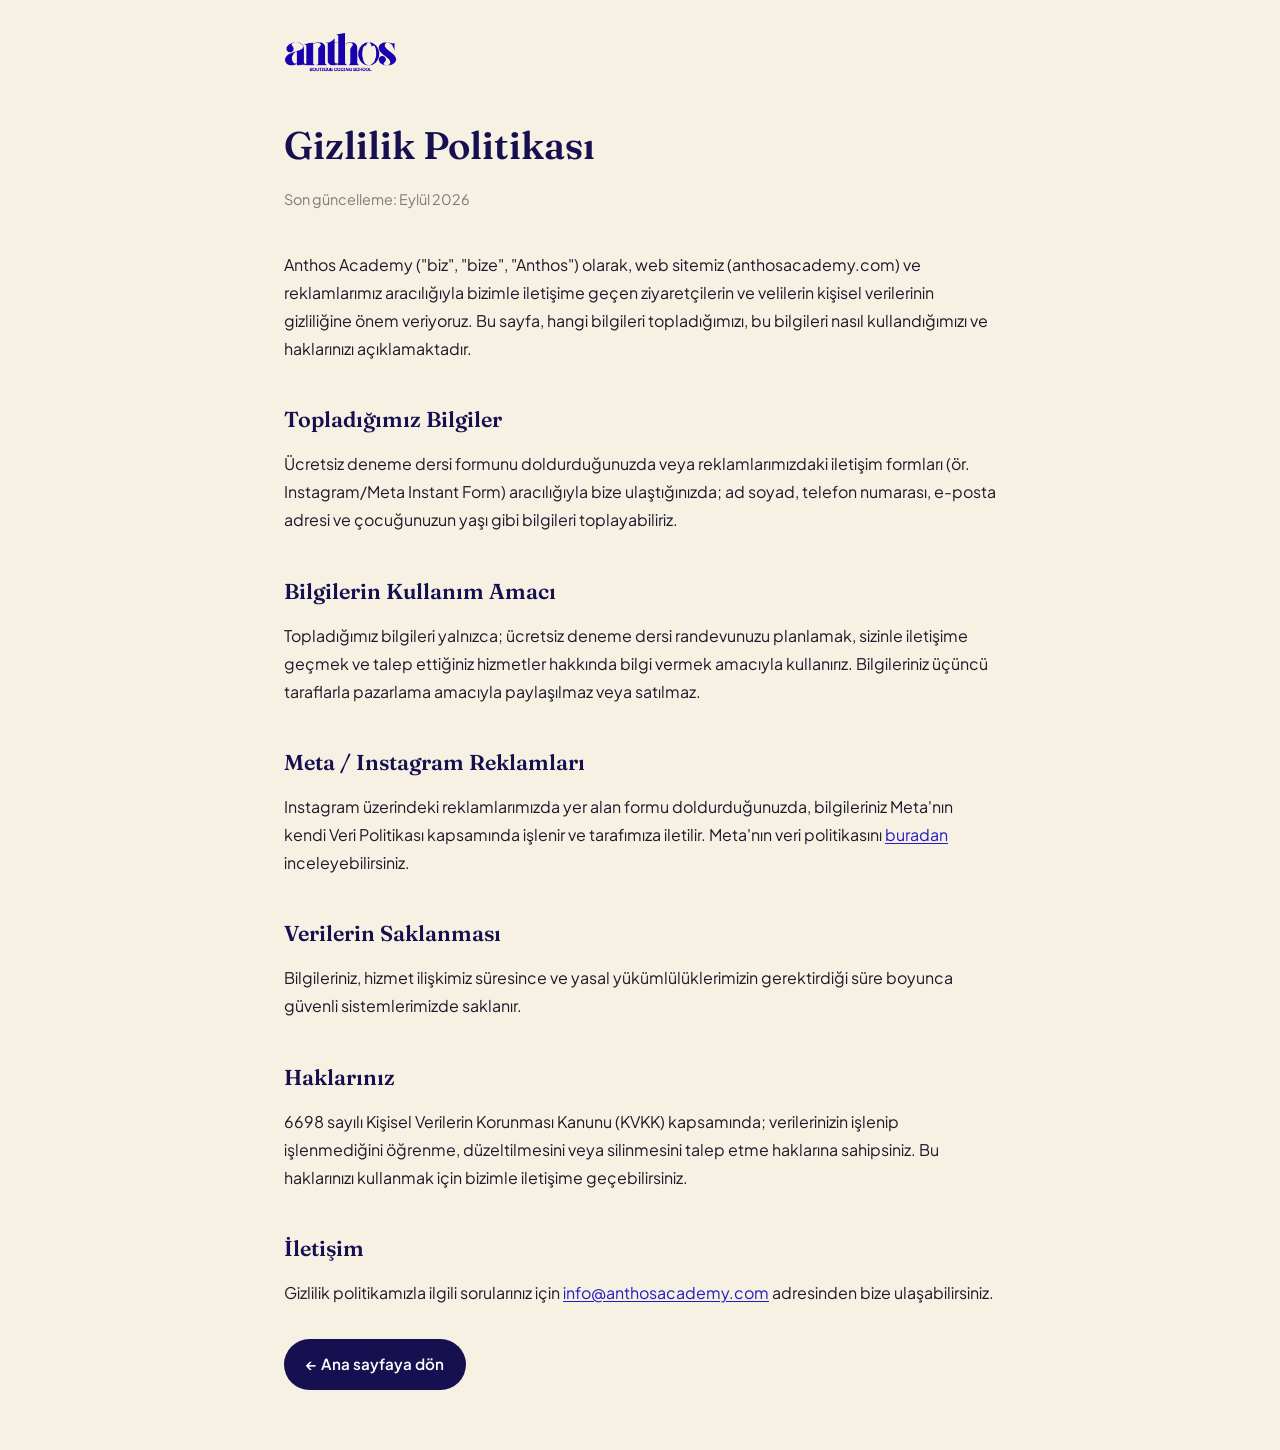
<file: gizlilik-politikasi.html>
<html lang="tr"><head>
<meta charset="UTF-8">
<meta name="viewport" content="width=device-width, initial-scale=1.0">
<title>Gizlilik Politikası | Anthos Academy</title>
<link rel="icon" href="favicon.png">
<link rel="stylesheet" href="style.css">
<link href="https://fonts.googleapis.com/css2?family=Fraunces:opsz,wght@9..144,600;9..144,700&family=Plus+Jakarta+Sans:wght@400;500;600;700&display=swap" rel="stylesheet">
<style>
  body{background:var(--cream); font-family:'Plus Jakarta Sans',sans-serif; color:var(--charcoal);}
  .legal-header{max-width:760px;margin:0 auto;padding:32px 24px 0;}
  .legal-header img{height:40px;}
  .legal-wrap{max-width:760px;margin:0 auto;padding:40px 24px 60px;line-height:1.75;}
  .legal-wrap h1{font-family:'Fraunces',serif;font-weight:600;font-size:2.4rem;color:var(--ink-deep);margin-bottom:8px;}
  .legal-wrap h2{font-family:'Fraunces',serif;font-weight:600;margin-top:2.4rem;margin-bottom:0.7rem;font-size:1.35rem;color:var(--ink-deep);}
  .legal-wrap p{margin-bottom:1rem;}
  .legal-wrap .updated{opacity:0.55;font-size:0.9rem;margin-bottom:2.4rem;}
  .legal-wrap a{color:var(--ink); text-underline-offset:2px;}
  .legal-wrap ul{margin:0 0 1rem 1.2rem;}
  .legal-wrap li{margin-bottom:0.5rem;}
  .back-link{display:inline-flex;align-items:center;gap:8px;margin-top:1rem;padding:12px 22px;background:var(--ink-deep);color:#fff !important;border-radius:999px;font-weight:600;text-decoration:none !important;font-size:0.95rem;}
  .back-link:hover{opacity:0.88;}
</style>
</head>
<body>
<div class="legal-header">
  <a href="index.html"><img src="logo.png" alt="Anthos"></a>
</div>
<div class="legal-wrap">
  <h1>Gizlilik Politikası</h1>
  <p class="updated">Son güncelleme: Eylül 2026</p>

  <p>Anthos Academy ("biz", "bize", "Anthos") olarak, web sitemiz (anthosacademy.com) ve reklamlarımız aracılığıyla bizimle iletişime geçen ziyaretçilerin ve velilerin kişisel verilerinin gizliliğine önem veriyoruz. Bu sayfa, hangi bilgileri topladığımızı, bu bilgileri nasıl kullandığımızı ve haklarınızı açıklamaktadır.</p>

  <h2>Topladığımız Bilgiler</h2>
  <p>Ücretsiz deneme dersi formunu doldurduğunuzda veya reklamlarımızdaki iletişim formları (ör. Instagram/Meta Instant Form) aracılığıyla bize ulaştığınızda; ad soyad, telefon numarası, e-posta adresi ve çocuğunuzun yaşı gibi bilgileri toplayabiliriz.</p>

  <h2>Bilgilerin Kullanım Amacı</h2>
  <p>Topladığımız bilgileri yalnızca; ücretsiz deneme dersi randevunuzu planlamak, sizinle iletişime geçmek ve talep ettiğiniz hizmetler hakkında bilgi vermek amacıyla kullanırız. Bilgileriniz üçüncü taraflarla pazarlama amacıyla paylaşılmaz veya satılmaz.</p>

  <h2>Meta / Instagram Reklamları</h2>
  <p>Instagram üzerindeki reklamlarımızda yer alan formu doldurduğunuzda, bilgileriniz Meta'nın kendi Veri Politikası kapsamında işlenir ve tarafımıza iletilir. Meta'nın veri politikasını <a href="https://www.facebook.com/policy.php" target="_blank" rel="noopener">buradan</a> inceleyebilirsiniz.</p>

  <h2>Verilerin Saklanması</h2>
  <p>Bilgileriniz, hizmet ilişkimiz süresince ve yasal yükümlülüklerimizin gerektirdiği süre boyunca güvenli sistemlerimizde saklanır.</p>

  <h2>Haklarınız</h2>
  <p>6698 sayılı Kişisel Verilerin Korunması Kanunu (KVKK) kapsamında; verilerinizin işlenip işlenmediğini öğrenme, düzeltilmesini veya silinmesini talep etme haklarına sahipsiniz. Bu haklarınızı kullanmak için bizimle iletişime geçebilirsiniz.</p>

  <h2>İletişim</h2>
  <p>Gizlilik politikamızla ilgili sorularınız için <a href="mailto:info@anthosacademy.com">info@anthosacademy.com</a> adresinden bize ulaşabilirsiniz.</p>

  <a class="back-link" href="index.html">← Ana sayfaya dön</a>
</div>
</body></html>
</file>
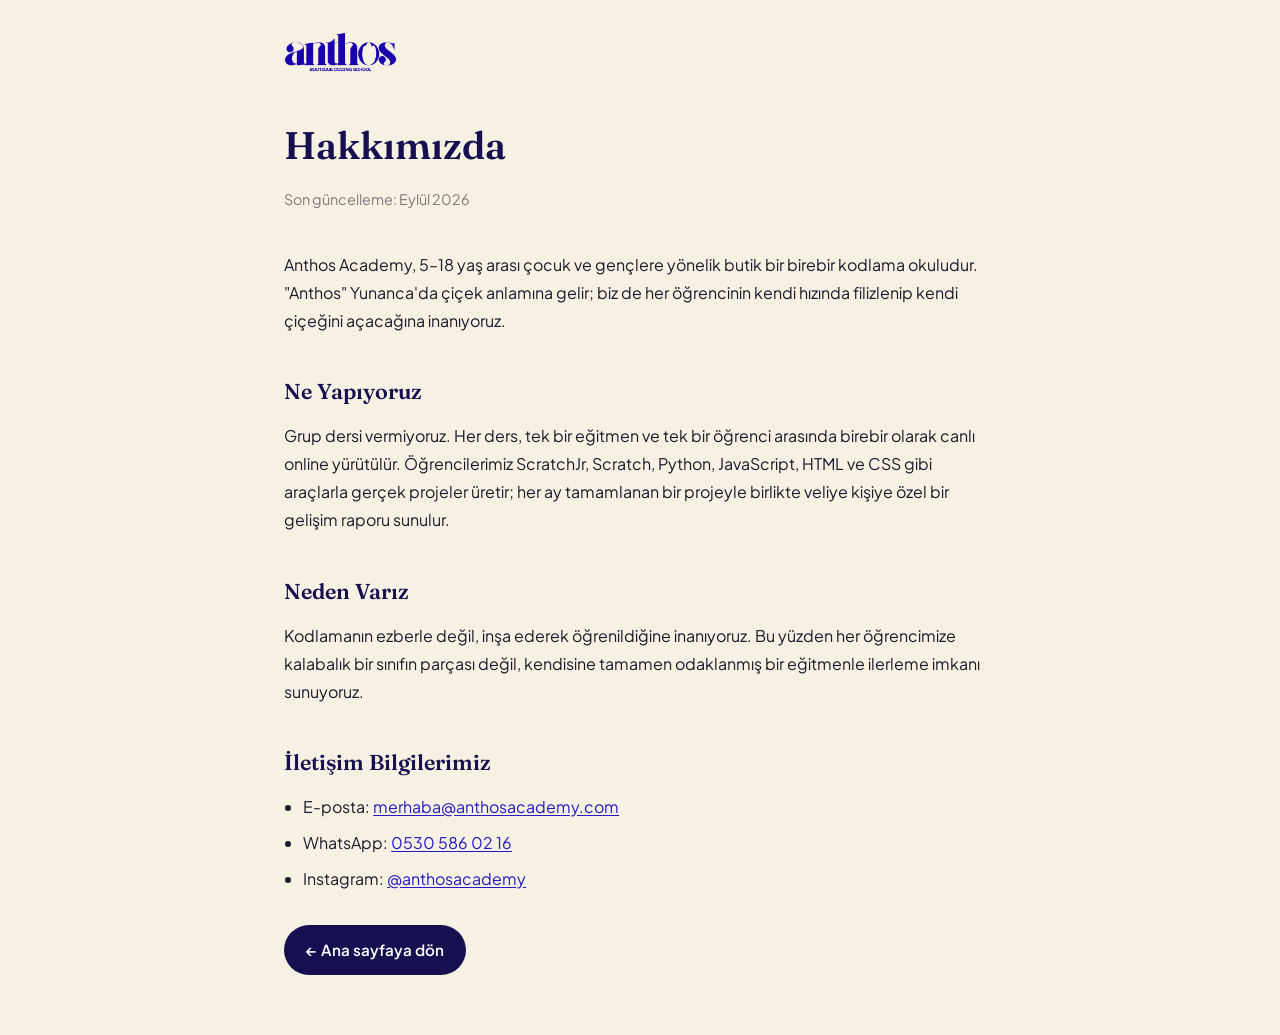
<file: hakkimizda.html>
<html lang="tr"><head>
<meta charset="UTF-8">
<meta name="viewport" content="width=device-width, initial-scale=1.0">
<title>Hakkımızda | Anthos Academy</title>
<link rel="icon" href="favicon.png">
<link rel="stylesheet" href="style.css">
<link href="https://fonts.googleapis.com/css2?family=Fraunces:opsz,wght@9..144,600;9..144,700&family=Plus+Jakarta+Sans:wght@400;500;600;700&display=swap" rel="stylesheet">
<style>
  body{background:var(--cream); font-family:'Plus Jakarta Sans',sans-serif; color:var(--charcoal);}
  .legal-header{max-width:760px;margin:0 auto;padding:32px 24px 0;}
  .legal-header img{height:40px;}
  .legal-wrap{max-width:760px;margin:0 auto;padding:40px 24px 60px;line-height:1.75;}
  .legal-wrap h1{font-family:'Fraunces',serif;font-weight:600;font-size:2.4rem;color:var(--ink-deep);margin-bottom:8px;}
  .legal-wrap h2{font-family:'Fraunces',serif;font-weight:600;margin-top:2.4rem;margin-bottom:0.7rem;font-size:1.35rem;color:var(--ink-deep);}
  .legal-wrap p{margin-bottom:1rem;}
  .legal-wrap .updated{opacity:0.55;font-size:0.9rem;margin-bottom:2.4rem;}
  .legal-wrap a{color:var(--ink); text-underline-offset:2px;}
  .legal-wrap ul{margin:0 0 1rem 1.2rem;}
  .legal-wrap li{margin-bottom:0.5rem;}
  .back-link{display:inline-flex;align-items:center;gap:8px;margin-top:1rem;padding:12px 22px;background:var(--ink-deep);color:#fff !important;border-radius:999px;font-weight:600;text-decoration:none !important;font-size:0.95rem;}
  .back-link:hover{opacity:0.88;}
</style>
</head>
<body>
<div class="legal-header">
  <a href="index.html"><img src="logo.png" alt="Anthos"></a>
</div>
<div class="legal-wrap">
  <h1>Hakkımızda</h1>
  <p class="updated">Son güncelleme: Eylül 2026</p>

  <p>Anthos Academy, 5–18 yaş arası çocuk ve gençlere yönelik butik bir birebir kodlama okuludur. "Anthos" Yunanca'da çiçek anlamına gelir; biz de her öğrencinin kendi hızında filizlenip kendi çiçeğini açacağına inanıyoruz.</p>

  <h2>Ne Yapıyoruz</h2>
  <p>Grup dersi vermiyoruz. Her ders, tek bir eğitmen ve tek bir öğrenci arasında birebir olarak canlı online yürütülür. Öğrencilerimiz ScratchJr, Scratch, Python, JavaScript, HTML ve CSS gibi araçlarla gerçek projeler üretir; her ay tamamlanan bir projeyle birlikte veliye kişiye özel bir gelişim raporu sunulur.</p>

  <h2>Neden Varız</h2>
  <p>Kodlamanın ezberle değil, inşa ederek öğrenildiğine inanıyoruz. Bu yüzden her öğrencimize kalabalık bir sınıfın parçası değil, kendisine tamamen odaklanmış bir eğitmenle ilerleme imkanı sunuyoruz.</p>

  <h2>İletişim Bilgilerimiz</h2>
  <ul>
    <li>E-posta: <a href="mailto:merhaba@anthosacademy.com">merhaba@anthosacademy.com</a></li>
    <li>WhatsApp: <a href="https://wa.me/905305860216" target="_blank" rel="noopener">0530 586 02 16</a></li>
    <li>Instagram: <a href="https://instagram.com/anthosacademy" target="_blank" rel="noopener">@anthosacademy</a></li>
  </ul>

  <a class="back-link" href="index.html">← Ana sayfaya dön</a>
</div>
</body></html>
</file>
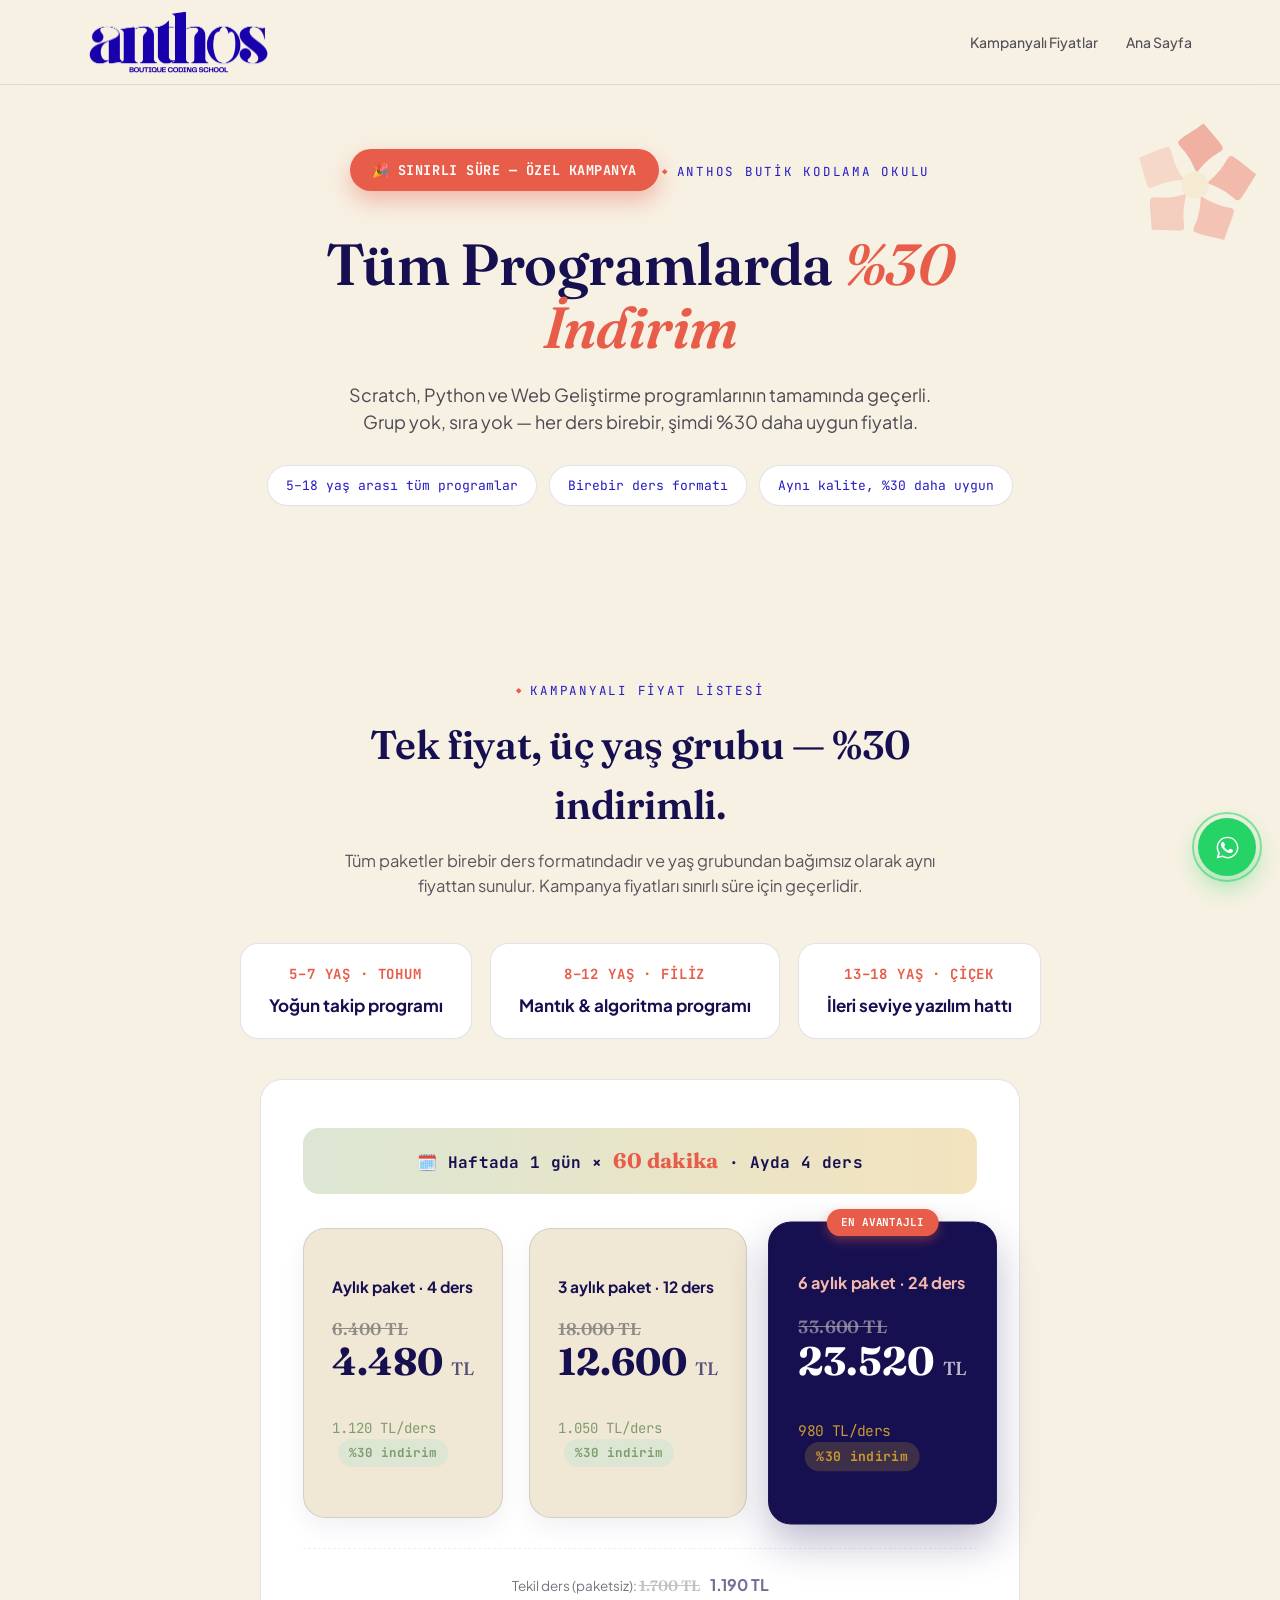
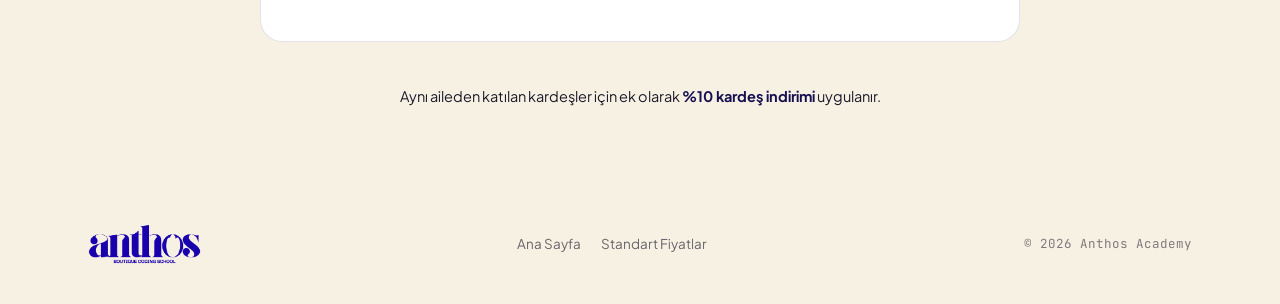
<file: indirim.html>
<!DOCTYPE html>
<html lang="tr">
<head>
<meta charset="UTF-8">
<meta name="viewport" content="width=device-width, initial-scale=1.0">
<link rel="icon" type="image/png" href="favicon.png">
<meta name="robots" content="noindex, follow">
<title>Özel Kampanya — Tüm Programlarda %30 İndirim | Anthos</title>
<meta name="description" content="Anthos'ta sınırlı süreyle Scratch, Python ve Web Geliştirme programlarının tamamında %30 indirim. Birebir kodlama eğitiminde özel kampanya fırsatı.">
<link rel="canonical" href="https://anthosacademy.com/indirim.html">

<meta property="og:type" content="website">
<meta property="og:site_name" content="Anthos — Butik Kodlama Okulu">
<meta property="og:title" content="Özel Kampanya — Tüm Programlarda %30 İndirim | Anthos">
<meta property="og:description" content="Sınırlı süreyle tüm programlarda %30 indirim. Birebir kodlama eğitiminde özel kampanya fırsatı.">
<meta property="og:url" content="https://anthosacademy.com/indirim.html">
<meta property="og:locale" content="tr_TR">
<meta property="og:image" content="https://anthosacademy.com/og-image.png">
<meta property="og:image:width" content="1200">
<meta property="og:image:height" content="630">

<meta name="twitter:card" content="summary_large_image">
<meta name="twitter:title" content="Özel Kampanya — Tüm Programlarda %30 İndirim | Anthos">
<meta name="twitter:description" content="Sınırlı süreyle tüm programlarda %30 indirim. Birebir kodlama eğitiminde özel kampanya fırsatı.">
<meta name="twitter:image" content="https://anthosacademy.com/og-image.png">
<link rel="preconnect" href="https://fonts.googleapis.com">
<link rel="preconnect" href="https://fonts.gstatic.com" crossorigin>
<link href="https://fonts.googleapis.com/css2?family=Fraunces:ital,opsz,wght@0,9..144,300;0,9..144,500;0,9..144,600;0,9..144,700;1,9..144,500&family=Plus+Jakarta+Sans:wght@400;500;600;700&family=JetBrains+Mono:wght@400;500&display=swap" rel="stylesheet">
<link rel="stylesheet" href="style.css">
<style>
  :root{--radius: 22px;
  }
  html{scroll-behavior:smooth;}
  @media (prefers-reduced-motion: reduce){
    html{scroll-behavior:auto;}
    *{animation-duration:0.001ms !important; animation-iteration-count:1 !important; transition-duration:0.001ms !important;}
  }
  body{
    background:var(--cream); color:var(--charcoal);
    font-family:'Plus Jakarta Sans', sans-serif; line-height:1.5;
    -webkit-font-smoothing:antialiased; overflow-x:hidden;
  }
  a{color:inherit; text-decoration:none;}
  img,svg{display:block; max-width:100%;}
  .wrap{max-width:1160px; margin:0 auto; padding:0 28px;}
  .eyebrow{
    font-family:'JetBrains Mono', monospace; font-size:12.5px; letter-spacing:0.14em;
    text-transform:uppercase; color:var(--ink); display:inline-flex; align-items:center; gap:8px;
  }
  .eyebrow::before{content:"◆"; font-size:9px; color:var(--bloom);}
  h1,h2,h3{font-family:'Fraunces', serif; color:var(--ink-deep); font-weight:600; letter-spacing:-0.01em;}

  .scroll-progress{position:fixed; top:0; left:0; height:3px; width:0%; background:linear-gradient(90deg, var(--bloom), var(--gold)); z-index:100;}

  .wa-float{
    position:fixed; right:24px; bottom:24px; z-index:90;
    width:58px; height:58px; border-radius:50%; background:#25D366;
    display:flex; align-items:center; justify-content:center;
    box-shadow:0 10px 24px rgba(37,211,102,0.42);
    transition:transform .2s ease, box-shadow .2s ease;
  }
  .wa-float:hover{transform:scale(1.08); box-shadow:0 14px 30px rgba(37,211,102,0.5);}
  .wa-float svg{width:29px; height:29px; position:relative; z-index:1;}
  .wa-float::before{
    content:""; position:absolute; inset:-6px; border-radius:50%;
    border:2px solid rgba(37,211,102,0.55); animation:wa-pulse 2.2s ease-out infinite;
  }
  @keyframes wa-pulse{ 0%{transform:scale(0.92); opacity:0.85;} 100%{transform:scale(1.45); opacity:0;} }
  @media(max-width:600px){ .wa-float{right:16px; bottom:16px; width:52px; height:52px;} .wa-float svg{width:26px; height:26px;} }

  .reveal{opacity:0; transform:translateY(18px); transition:opacity 0.7s ease, transform 0.7s ease;}
  .reveal.in{opacity:1; transform:translateY(0);}

  .btn{
    display:inline-flex; align-items:center; justify-content:center; gap:8px;
    font-family:'Plus Jakarta Sans', sans-serif; font-weight:600; font-size:14.5px;
    padding:13px 24px; border-radius:100px; cursor:pointer; border:none;
    transition:transform 0.18s ease, box-shadow 0.18s ease; white-space:nowrap;
  }
  .btn:focus-visible{outline:2px solid var(--ink); outline-offset:3px;}
  .btn-primary{background:var(--bloom); color:#fff; box-shadow:0 6px 18px rgba(232,92,74,0.32); position:relative; overflow:hidden;}
  .btn-primary:hover{transform:translateY(-2px); box-shadow:0 10px 22px rgba(232,92,74,0.4);}
  .btn-primary::before{content:""; position:absolute; top:0; left:-60%; width:40%; height:100%; background:linear-gradient(120deg, transparent, rgba(255,255,255,0.45), transparent); transform:skewX(-20deg); transition:left .6s ease; pointer-events:none;}
  .btn-primary:hover::before{left:130%;}
  .btn-primary.big{font-size:17px; padding:18px 34px;}

  /* NAV */
  .nav{position:sticky; top:0; z-index:50; background:rgba(247,241,227,0.86); backdrop-filter:blur(10px); border-bottom:1px solid var(--line);}
  .nav-inner{display:flex; align-items:center; justify-content:space-between; padding:10px 28px; max-width:1160px; margin:0 auto;}
  .brand{display:flex; align-items:center; gap:10px; line-height:1;}
  .brand-logo-img{height:64px; width:auto; flex-shrink:0; transition:transform .3s cubic-bezier(.34,1.56,.64,1);}
  .brand:hover .brand-logo-img{transform:rotate(-4deg) scale(1.05);}
  .nav-links{display:none; align-items:center; gap:28px;}
  .nav-links a{font-size:14px; font-weight:500; color:var(--charcoal); opacity:0.75; transition:opacity 0.2s; position:relative;}
  .nav-links a::after{content:""; position:absolute; left:0; right:100%; bottom:-4px; height:2px; background:var(--bloom); transition:right .25s ease;}
  .nav-links a:hover{opacity:1;}
  .nav-links a:hover::after{right:0;}
  .nav-cta{display:none;}
  @media(min-width:860px){ .nav-cta{display:inline-flex;} .nav-links{display:flex;} }

  .nav-hamburger{
    display:flex; align-items:center; justify-content:center;
    width:38px; height:38px; background:none; border:none; cursor:pointer;
    flex-shrink:0; padding:0; gap:5px; flex-direction:column;
  }
  .nav-hamburger span{
    display:block; width:22px; height:2px; background:var(--ink-deep);
    border-radius:2px; transition:transform 0.2s ease, opacity 0.2s ease;
  }
  .nav-hamburger.open span:nth-child(1){transform:translateY(7px) rotate(45deg);}
  .nav-hamburger.open span:nth-child(2){opacity:0;}
  .nav-hamburger.open span:nth-child(3){transform:translateY(-7px) rotate(-45deg);}
  @media(min-width:860px){ .nav-hamburger{display:none;} }
  @media(max-width:859px){
    .nav-links.open{
      display:flex; position:absolute; top:100%; left:0; right:0;
      flex-direction:column; align-items:stretch; gap:0;
      background:#fdf9f0; border-top:1px solid var(--line);
      box-shadow:0 12px 24px rgba(23,16,80,0.12);
      padding:6px 28px 18px; z-index:60;
    }
    .nav-links.open a{
      padding:14px 4px; border-bottom:1px solid var(--line);
      font-size:15px; white-space:normal;
    }
  }

  /* HERO */
  .hero{position:relative; padding:64px 0 60px; overflow:hidden;}
  .hero-flower{position:absolute; top:-40px; right:-10px; width:190px; height:280px; opacity:0.5; transform:rotate(8deg); z-index:0;}
  .hero .wrap{position:relative; z-index:1;}
  .hero-copy{max-width:760px; text-align:center; margin:0 auto;}
  .hero h1{font-size:clamp(36px,5.4vw,58px); line-height:1.08; margin:20px 0 22px;}
  .hero h1 em{font-style:italic; color:var(--bloom);}
  .hero p.lead{font-size:18px; color:var(--charcoal); opacity:0.78; max-width:620px; margin:0 auto 30px;}
  .hero-pills{display:flex; gap:12px; flex-wrap:wrap; margin-bottom:34px; justify-content:center;}
  .hero-pill{
    font-family:'JetBrains Mono', monospace; font-size:13px; color:var(--ink);
    background:#fff; border:1.5px solid var(--line); border-radius:100px; padding:10px 18px;
  }
  .discount-hero-badge{
    display:inline-flex; align-items:center; gap:8px; background:var(--bloom); color:#fff;
    font-family:'JetBrains Mono', monospace; font-weight:700; font-size:13.5px; letter-spacing:0.04em;
    padding:11px 22px; border-radius:100px; margin-bottom:22px;
    box-shadow:0 10px 22px rgba(232,92,74,0.38);
    animation:badge-pulse 2.4s ease-in-out infinite;
  }
  @keyframes badge-pulse{ 0%,100%{transform:scale(1);} 50%{transform:scale(1.035);} }

  .section{padding:76px 0;}
  .section-head{max-width:640px; margin:0 auto 44px; text-align:center;}
  .section-head h2{font-size:clamp(28px,3.4vw,40px); margin-top:14px;}
  .section-head p{font-size:16.5px; opacity:0.72; margin-top:14px;}

  /* ---------- STAGE-AGE / PRICING (Anthos ana site ile birebir) ---------- */
  .stage-age{
    font-family:'JetBrains Mono', monospace; font-size:11.5px; letter-spacing:0.08em;
    color:var(--bloom-soft); text-transform:uppercase; margin-bottom:8px; display:block;
  }
  .price-card{
    background:#fff; border:1px solid var(--line); border-radius:var(--radius);
    padding:32px 28px; display:flex; flex-direction:column;
  }
  .price-format{
    font-size:13.5px; opacity:0.68; padding-bottom:18px; margin-bottom:18px;
    border-bottom:1px dashed var(--line);
  }
  .price-tiers{display:flex; flex-direction:column; gap:14px;}
  .price-tier{
    display:flex; flex-direction:column; gap:2px;
    padding:14px 16px; border-radius:14px; background:var(--cream-2);
  }
  .price-tier-top{display:flex; align-items:baseline; justify-content:space-between; gap:10px;}
  .price-tier span.label{font-size:13.5px; font-weight:600; color:var(--ink-deep);}
  .price-tier strong{font-family:'Fraunces', serif; font-size:19px; color:var(--ink-deep); white-space:nowrap;}
  .price-tier strong .cents{font-size:12px; opacity:0.7; font-weight:500;}
  .price-tier small{font-family:'JetBrains Mono', monospace; font-size:11px; color:var(--sage);}
  .price-tier.best{background:var(--ink-deep);}
  .price-tier.best span.label{color:var(--bloom-soft);}
  .price-tier.best strong{color:#fff;}
  .price-tier.best small{color:var(--gold);}
  .price-note{
    margin-top:44px; text-align:center; font-size:14.5px; opacity:0.72; max-width:620px; margin-left:auto; margin-right:auto;
  }
  .price-note strong{color:var(--ink-deep); opacity:1;}
  .price-single-note{
    margin-top:30px; padding-top:24px; border-top:1px dashed var(--line);
    text-align:center; font-size:13.5px; opacity:0.6;
  }
  .price-single-note strong{color:var(--ink-deep); opacity:1; font-weight:700; font-size:16px;}
  .price-tier .save-badge{
    display:inline-block; margin-left:6px; font-family:'JetBrains Mono', monospace;
    font-size:10.5px; font-weight:700; color:var(--sage); background:var(--sage-soft);
    padding:2px 7px; border-radius:100px; vertical-align:middle;
  }
  .price-tier.best .save-badge{background:rgba(201,154,46,0.22); color:var(--gold);}

  .price-card.single{max-width:760px; margin:0 auto; padding:48px 42px 44px;}
  .price-card.single .price-format{
    text-align:center; border-bottom:none; padding:16px 22px; margin-bottom:34px;
    font-family:'JetBrains Mono', monospace; font-size:16px; font-weight:700;
    color:var(--ink-deep); letter-spacing:0.02em; line-height:1.6;
    background:linear-gradient(90deg, var(--sage-soft), var(--gold-soft));
    border-radius:16px; opacity:1;
  }
  .price-card.single .price-format strong{
    font-family:'Fraunces', serif; font-size:21px; font-weight:700; color:var(--bloom);
  }
  .price-tiers.horizontal{display:grid; grid-template-columns:repeat(3,1fr); gap:26px;}
  @media(max-width:680px){ .price-tiers.horizontal{grid-template-columns:1fr;} }
  .price-tiers.horizontal .price-tier{
    padding:46px 28px 44px; gap:18px; border-radius:22px; min-height:290px;
    border:1.5px solid var(--line); box-shadow:0 10px 24px rgba(23,16,80,0.06);
    transition:transform 0.25s ease, box-shadow 0.25s ease; position:relative;
  }
  .price-tiers.horizontal .price-tier:hover{transform:translateY(-4px); box-shadow:0 16px 32px rgba(23,16,80,0.1);}
  .price-tiers.horizontal .price-tier-top{flex-direction:column; align-items:flex-start; gap:16px;}
  .price-tiers.horizontal .price-tier span.label{font-size:15.5px; font-weight:700; line-height:1.6;}
  .price-tiers.horizontal .price-tier strong{font-size:38px; line-height:1.1;}
  .price-tiers.horizontal .price-tier strong .cents{font-size:18px;}
  .price-tiers.horizontal .price-tier small{font-size:14px; display:block; margin-top:16px; line-height:1.6;}
  .price-tiers.horizontal .save-badge{font-size:12.5px; padding:4px 11px; font-weight:700;}
  .price-tiers.horizontal .price-tier.best{
    border-color:var(--ink-deep); box-shadow:0 18px 40px rgba(23,16,80,0.28);
    transform:scale(1.045);
  }
  .price-tiers.horizontal .price-tier.best:hover{transform:scale(1.045) translateY(-4px);}
  .price-tiers.horizontal .price-tier.best::before{
    content:"EN AVANTAJLI"; position:absolute; top:-13px; left:50%; transform:translateX(-50%);
    background:var(--bloom); color:#fff; font-family:'JetBrains Mono', monospace;
    font-size:10.5px; font-weight:700; letter-spacing:0.06em;
    padding:5px 14px; border-radius:100px; box-shadow:0 4px 10px rgba(232,92,74,0.4);
  }
  @media(max-width:680px){ .price-tiers.horizontal .price-tier.best{transform:scale(1);} .price-tiers.horizontal .price-tier.best:hover{transform:translateY(-4px);} }

  .old-price{
    text-decoration:line-through; opacity:0.45; font-size:17px; font-weight:600;
    color:var(--charcoal); margin-right:10px; font-family:'Fraunces', serif; display:inline-block;
  }
  .price-tier.best .old-price{color:rgba(247,241,227,0.75); opacity:0.65;}
  .price-single-note .old-price{font-size:15px; margin-right:8px;}

  .age-groups-row{
    display:flex; gap:18px; justify-content:center; flex-wrap:wrap; margin-bottom:40px;
  }
  .age-group-chip{
    background:#fff; border:1.5px solid var(--line); border-radius:18px;
    padding:20px 28px; text-align:center; min-width:210px;
    transition:transform 0.25s ease, box-shadow 0.25s ease;
  }
  .age-group-chip:hover{transform:translateY(-3px); box-shadow:0 14px 28px rgba(23,16,80,0.08);}
  .age-group-chip .stage-age{
    display:block; margin-bottom:8px; color:var(--bloom) !important;
    font-size:14px !important; font-weight:700; letter-spacing:0.06em;
  }
  .age-group-chip .age-group-name{font-size:17px; font-weight:700; color:var(--ink-deep);}

  /* CLOSING CTA */
  .cta-band{background:var(--ink-deep); border-radius:32px; margin:0 20px; padding:72px 40px; position:relative; overflow:hidden; text-align:center;}
  .cta-flower{position:absolute; width:170px; height:250px; opacity:0.18;}
  .cta-flower.f1{top:-40px; left:40px; transform:rotate(-8deg);}
  .cta-flower.f2{bottom:-50px; right:50px; transform:rotate(10deg); opacity:0.14;}
  .cta-band .wrap{position:relative; z-index:1; max-width:700px;}
  .cta-band .eyebrow{color:var(--bloom-soft);}
  .cta-band .eyebrow::before{color:var(--bloom-soft);}
  .cta-band h2{color:#fff; font-size:clamp(28px,3.6vw,40px); margin:20px 0 18px;}
  .cta-band p{color:rgba(247,241,227,0.75); font-size:16.5px; margin-bottom:32px;}

  footer{padding:40px 0; display:flex; align-items:center; justify-content:space-between; flex-wrap:wrap; gap:16px;}
  footer .brand-logo-img{height:40px;}
  footer .foot-links{display:flex; gap:20px; align-items:center;}
  footer .foot-links a{font-size:13.5px; opacity:0.65;}
  footer .foot-links a:hover{opacity:1;}
  footer .foot-copy{font-family:'JetBrains Mono', monospace; font-size:12.5px; color:var(--charcoal); opacity:0.55;}
</style>
</head>
<body>
<div class="scroll-progress" id="scrollProgress"></div>
<a class="wa-float" href="https://wa.me/905305860216" target="_blank" rel="noopener" aria-label="WhatsApp'tan bize yazın">
  <svg viewBox="0 0 32 32" fill="none" xmlns="http://www.w3.org/2000/svg">
    <path d="M16.02 4C9.4 4 4 9.37 4 16c0 2.1.55 4.15 1.6 5.96L4 28l6.2-1.57A11.9 11.9 0 0 0 16.02 28C22.63 28 28 22.63 28 16S22.63 4 16.02 4Z" fill="#fff"/>
    <path d="M16.02 5.6c5.74 0 10.4 4.66 10.4 10.4s-4.66 10.4-10.4 10.4a10.35 10.35 0 0 1-5.28-1.45l-.38-.22-3.68.93.98-3.58-.25-.38A10.33 10.33 0 0 1 5.62 16c0-5.74 4.66-10.4 10.4-10.4Z" fill="#25D366"/>
    <path d="M12.1 10.35c-.24-.53-.5-.54-.73-.55h-.62c-.22 0-.57.08-.87.4-.3.32-1.14 1.11-1.14 2.7 0 1.59 1.17 3.13 1.33 3.35.16.22 2.27 3.64 5.6 4.96 2.77 1.1 3.33.88 3.94.82.6-.05 1.94-.79 2.21-1.56.27-.76.27-1.42.19-1.56-.08-.14-.3-.22-.62-.38-.32-.16-1.94-.96-2.24-1.07-.3-.11-.52-.16-.73.16-.22.32-.84 1.07-1.03 1.29-.19.22-.38.24-.7.08-.32-.16-1.36-.5-2.6-1.6-.96-.85-1.6-1.9-1.79-2.22-.19-.32-.02-.49.14-.65.14-.14.32-.38.48-.57.16-.19.21-.32.32-.54.11-.22.05-.4-.03-.57-.08-.16-.7-1.77-1-2.42Z" fill="#fff"/>
  </svg>
</a>

<nav class="nav">
  <div class="nav-inner">
    <a href="index.html" class="brand"><img class="brand-logo-img" src="logo.png" alt="Anthos"></a>
    <div class="nav-links">
      <a href="#fiyatlar">Kampanyalı Fiyatlar</a>
      <a href="index.html">Ana Sayfa</a>
    </div>
    <button type="button" class="nav-hamburger" id="navHamburger" aria-label="Menü" aria-expanded="false">
      <span></span><span></span><span></span>
    </button>
  </div>
</nav>

<header class="hero">
  <svg class="hero-flower" viewBox="0 0 220 220" xmlns="http://www.w3.org/2000/svg" aria-hidden="true">
    <g transform="translate(110,110)" opacity="0.85">
      <g fill="#E85C4A">
        <path d="M0,-14 C24,-58 44,-32 0,-72 C-44,-32 -24,-58 0,-14 Z" transform="rotate(0)"/>
        <path d="M0,-14 C24,-58 44,-32 0,-72 C-44,-32 -24,-58 0,-14 Z" transform="rotate(72)" opacity="0.85"/>
        <path d="M0,-14 C24,-58 44,-32 0,-72 C-44,-32 -24,-58 0,-14 Z" transform="rotate(144)" opacity="0.7"/>
        <path d="M0,-14 C24,-58 44,-32 0,-72 C-44,-32 -24,-58 0,-14 Z" transform="rotate(216)" opacity="0.55"/>
        <path d="M0,-14 C24,-58 44,-32 0,-72 C-44,-32 -24,-58 0,-14 Z" transform="rotate(288)" opacity="0.4"/>
      </g>
      <circle r="16" fill="#F3E3BE"/>
    </g>
  </svg>
  <div class="wrap">
    <div class="hero-copy reveal">
      <span class="discount-hero-badge">🎉 SINIRLI SÜRE — ÖZEL KAMPANYA</span>
      <span class="eyebrow">Anthos Butik Kodlama Okulu</span>
      <h1>Tüm Programlarda <em>%30 İndirim</em></h1>
      <p class="lead">Scratch, Python ve Web Geliştirme programlarının tamamında geçerli. Grup yok, sıra yok — her ders birebir, şimdi %30 daha uygun fiyatla.</p>
      <div class="hero-pills">
        <span class="hero-pill">5–18 yaş arası tüm programlar</span>
        <span class="hero-pill">Birebir ders formatı</span>
        <span class="hero-pill">Aynı kalite, %30 daha uygun</span>
      </div>
    </div>
  </div>
</header>

<section class="section" id="fiyatlar">
  <div class="wrap">
    <div class="section-head reveal">
      <span class="eyebrow">Kampanyalı Fiyat Listesi</span>
      <h2>Tek fiyat, üç yaş grubu — %30 indirimli.</h2>
      <p>Tüm paketler birebir ders formatındadır ve yaş grubundan bağımsız olarak aynı fiyattan sunulur. Kampanya fiyatları sınırlı süre için geçerlidir.</p>
    </div>

    <div class="age-groups-row reveal">
      <div class="age-group-chip">
        <span class="stage-age">5–7 yaş · Tohum</span>
        <span class="age-group-name">Yoğun takip programı</span>
      </div>
      <div class="age-group-chip">
        <span class="stage-age">8–12 yaş · Filiz</span>
        <span class="age-group-name">Mantık &amp; algoritma programı</span>
      </div>
      <div class="age-group-chip">
        <span class="stage-age">13–18 yaş · Çiçek</span>
        <span class="age-group-name">İleri seviye yazılım hattı</span>
      </div>
    </div>

    <div class="price-card single reveal">
      <p class="price-format">🗓️ Haftada 1 gün × <strong>60 dakika</strong> · Ayda 4 ders</p>
      <div class="price-tiers horizontal">
        <div class="price-tier">
          <div class="price-tier-top">
            <span class="label">Aylık paket · 4 ders</span>
            <div><span class="old-price">6.400 TL</span><strong>4.480 <span class="cents">TL</span></strong></div>
          </div>
          <small>1.120 TL/ders <span class="save-badge">%30 indirim</span></small>
        </div>
        <div class="price-tier">
          <div class="price-tier-top">
            <span class="label">3 aylık paket · 12 ders</span>
            <div><span class="old-price">18.000 TL</span><strong>12.600 <span class="cents">TL</span></strong></div>
          </div>
          <small>1.050 TL/ders <span class="save-badge">%30 indirim</span></small>
        </div>
        <div class="price-tier best">
          <div class="price-tier-top">
            <span class="label">6 aylık paket · 24 ders</span>
            <div><span class="old-price">33.600 TL</span><strong>23.520 <span class="cents">TL</span></strong></div>
          </div>
          <small>980 TL/ders <span class="save-badge">%30 indirim</span></small>
        </div>
      </div>
      <p class="price-single-note">Tekil ders (paketsiz): <span class="old-price">1.700 TL</span> <strong>1.190 TL</strong></p>
    </div>

    <p class="price-note reveal">Aynı aileden katılan kardeşler için ek olarak <strong>%10 kardeş indirimi</strong> uygulanır.</p>
  </div>
</section>


<footer>
  <div class="wrap" style="display:flex; align-items:center; justify-content:space-between; flex-wrap:wrap; gap:16px; width:100%;">
    <a href="index.html" class="brand"><img class="brand-logo-img" src="logo.png" alt="Anthos"></a>
    <div class="foot-links">
      <a href="index.html">Ana Sayfa</a>
      <a href="index.html#fiyatlandirma">Standart Fiyatlar</a>
    </div>
    <span class="foot-copy">© 2026 Anthos Academy</span>
  </div>
</footer>

<script>
  // Scroll reveal
  const els = document.querySelectorAll('.reveal');
  if('IntersectionObserver' in window){
    const io = new IntersectionObserver((entries)=>{
      entries.forEach(e=>{ if(e.isIntersecting){ e.target.classList.add('in'); io.unobserve(e.target); } });
    }, {threshold:0.1});
    els.forEach(el=>io.observe(el));
  } else {
    els.forEach(el=>el.classList.add('in'));
  }

  // Scroll progress bar
  (function(){
    const bar = document.getElementById('scrollProgress');
    if(!bar) return;
    function update(){
      const h = document.documentElement;
      const max = h.scrollHeight - h.clientHeight;
      const pct = max > 0 ? (h.scrollTop / max) * 100 : 0;
      bar.style.width = pct + '%';
    }
    window.addEventListener('scroll', update, {passive:true});
    window.addEventListener('resize', update);
    update();
  })();
</script>
<script>
  // Mobile nav hamburger
  (function(){
    const hamburger = document.getElementById('navHamburger');
    const navLinks = document.querySelector('.nav-links');
    if(hamburger && navLinks){
      hamburger.addEventListener('click', ()=>{
        const isOpen = navLinks.classList.toggle('open');
        hamburger.classList.toggle('open', isOpen);
        hamburger.setAttribute('aria-expanded', isOpen ? 'true' : 'false');
      });
      navLinks.querySelectorAll('a').forEach(a=>{
        a.addEventListener('click', ()=>{
          navLinks.classList.remove('open');
          hamburger.classList.remove('open');
          hamburger.setAttribute('aria-expanded', 'false');
        });
      });
      document.addEventListener('keydown', (e)=>{
        if(e.key === 'Escape'){
          navLinks.classList.remove('open');
          hamburger.classList.remove('open');
          hamburger.setAttribute('aria-expanded', 'false');
        }
      });
    }
  })();
</script>
</body>
</html>
</file>
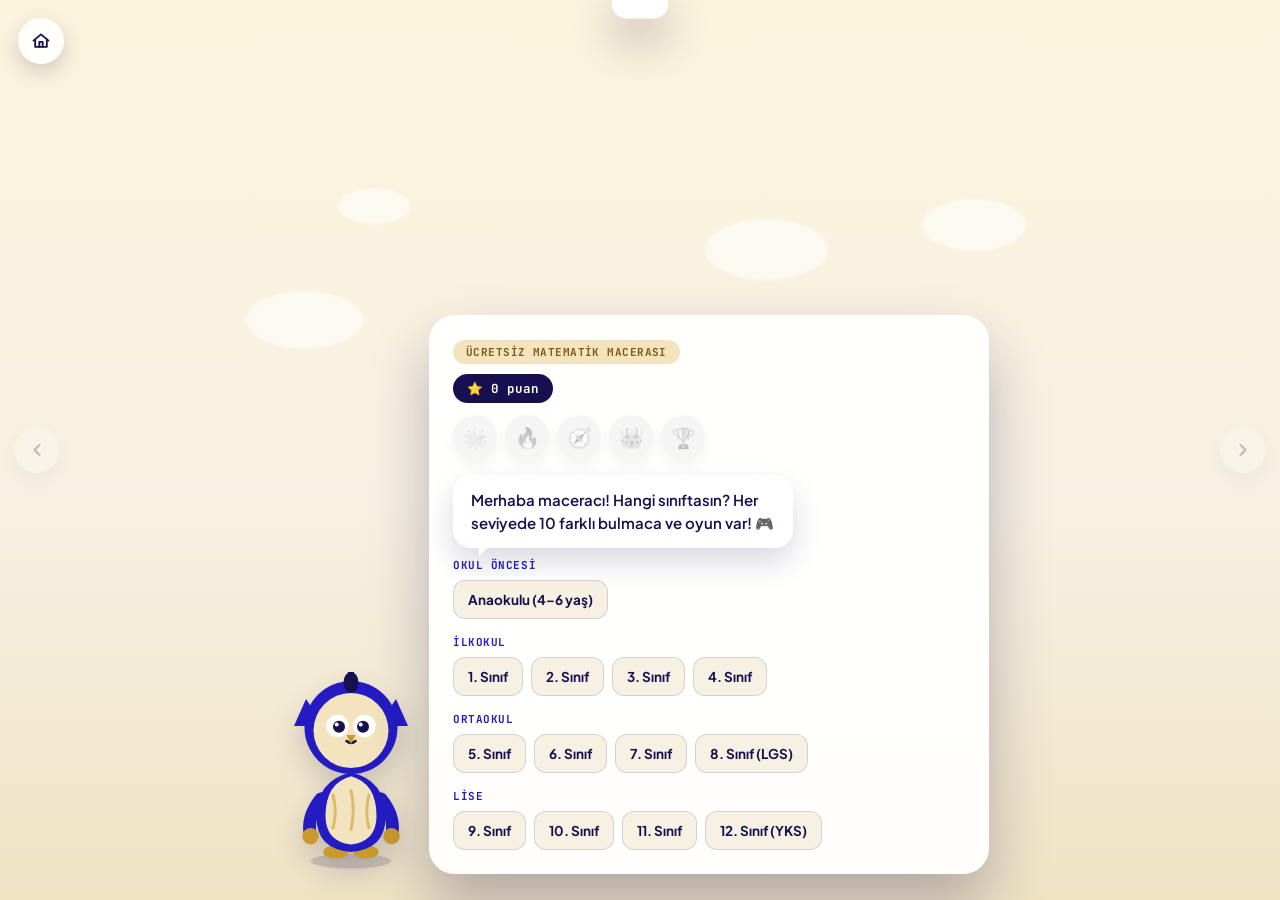
<file: matematik-pratik.html>
<!DOCTYPE html>
<html lang="tr">
<head>
<meta charset="UTF-8">
<meta name="viewport" content="width=device-width, initial-scale=1.0, viewport-fit=cover">
<title>Anthos — Matematik Macerası</title>
<link rel="preconnect" href="https://fonts.googleapis.com">
<link rel="preconnect" href="https://fonts.gstatic.com" crossorigin>
<link href="https://fonts.googleapis.com/css2?family=Fraunces:ital,opsz,wght@0,9..144,300;0,9..144,500;0,9..144,600;0,9..144,700;1,9..144,500&family=Plus+Jakarta+Sans:wght@400;500;600;700;800&family=JetBrains+Mono:wght@400;500&display=swap" rel="stylesheet">
<style>
  :root{
    --cream:#F7F1E3; --cream-2:#F0E8D4; --ink:#241BC3; --ink-deep:#171050; --charcoal:#1B1A2A;
    --bloom:#E85C4A; --bloom-soft:#F4B9AE; --sage:#7C9D6F; --sage-soft:#DCE6D3;
    --gold:#C99A2E; --gold-soft:#F3E3BE; --line:rgba(23,16,80,0.14);
  }
  *{box-sizing:border-box; margin:0; padding:0;}
  html,body{height:100%; overscroll-behavior:none;}
  body{
    font-family:'Plus Jakarta Sans', sans-serif; color:var(--charcoal);
    overflow:hidden; position:fixed; inset:0;
  }
  h1,h2,h3{font-family:'Fraunces', serif; color:var(--ink-deep); font-weight:600;}

  #gameRoot{position:fixed; inset:0; overflow:hidden;}

  .scene{position:absolute; inset:0; display:flex; align-items:flex-end; justify-content:center; opacity:0; pointer-events:none; transition:opacity 0.35s ease; overflow:hidden;}
  .scene.active{opacity:1; pointer-events:auto;}

  .scene-bg-welcome{background:linear-gradient(180deg,#FCF3DC 0%, #F7F1E3 55%, #EFE3C4 100%);}
  .scene-bg-library{background:linear-gradient(180deg,#F1DCC2 0%, #E7C7A3 55%, #D8B287 100%);}
  .scene-bg-vault{background:linear-gradient(180deg,#241BC3 0%, #171050 55%, #14102f 100%);}
  .scene-bg-plaza{background:linear-gradient(180deg,#F7F1E3 0%, #E4EBDB 55%, #C9D9BE 100%);}
  .scene-bg-arena{background:linear-gradient(180deg,#FCE0D2 0%, #F6B69C 55%, #E2775E 100%);}
  .scene-bg-garden{background:linear-gradient(180deg,#F3E3BE 0%, #E7EAD3 55%, #C9D9BE 100%);}
  .scene-bg-result{background:linear-gradient(180deg,#F8E9C4 0%, #F7F1E3 50%, #F6C7BA 100%);}

  .scene-deco{position:absolute; inset:0; pointer-events:none; z-index:0;}
  .deco-cloud{position:absolute; border-radius:50%; background:rgba(255,255,255,0.55); filter:blur(1px);}
  .deco-shelf{position:absolute; left:0; right:0; height:10px; background:rgba(91,70,54,0.35);}
  .deco-star{position:absolute; width:5px; height:5px; background:var(--gold-soft); border-radius:50%; box-shadow:0 0 6px 1px rgba(243,227,190,0.7);}
  .deco-ground{position:absolute; bottom:-60px; left:50%; transform:translateX(-50%); width:140%; height:160px; border-radius:50%; background:var(--sage-soft); opacity:0.6;}
  .deco-dot{position:absolute; width:8px; height:8px; border-radius:50%;}
  .deco-ray{position:absolute; top:50%; left:50%; width:2px; height:160%; background:rgba(255,255,255,0.25); transform-origin:top center;}

  .home-btn, .nav-arrow{position:fixed; z-index:30; width:46px; height:46px; border-radius:50%; border:none; background:rgba(255,255,255,0.85); backdrop-filter:blur(4px); box-shadow:0 8px 20px rgba(23,16,80,0.18); display:flex; align-items:center; justify-content:center; cursor:pointer; transition:transform 0.15s ease;}
  .home-btn:hover, .nav-arrow:hover:not(:disabled){transform:scale(1.08);}
  .nav-arrow:disabled{opacity:0.25; cursor:default;}
  .home-btn{top:18px; left:18px;}
  .nav-arrow.left{top:50%; left:14px; transform:translateY(-50%);}
  .nav-arrow.right{top:50%; right:14px; transform:translateY(-50%);}
  .nav-arrow svg, .home-btn svg{width:20px; height:20px;}

  .scene-inner{position:relative; z-index:2; width:100%; max-width:1080px; display:flex; align-items:flex-end; justify-content:center; gap:18px; padding:70px 70px 26px; flex-wrap:wrap;}
  .mascot-wrap{flex:0 0 auto; display:flex; flex-direction:column; align-items:center; position:relative;}
  .mascot{width:120px; height:auto; filter:drop-shadow(0 14px 14px rgba(23,16,80,0.18)); animation:bob 3.2s ease-in-out infinite;}
  .mascot.small{width:88px;}

  .panel{flex:1 1 420px; max-width:560px; background:rgba(255,255,255,0.96); backdrop-filter:blur(6px); border-radius:26px; padding:24px 24px; box-shadow:0 30px 60px rgba(23,16,80,0.28); max-height:80vh; overflow-y:auto;}

  .bubble{position:relative; background:#fff; border-radius:18px; padding:14px 18px; font-size:15px; line-height:1.5; color:var(--ink-deep); font-weight:600; box-shadow:0 14px 30px rgba(23,16,80,0.16); margin-bottom:10px; max-width:340px;}
  .bubble:after{content:""; position:absolute; left:26px; bottom:-8px; width:16px; height:16px; background:#fff; clip-path:polygon(0 0, 100% 0, 0 100%);}

  .badge{display:inline-block; background:var(--gold-soft); color:#7a5c14; font-family:'JetBrains Mono', monospace; font-size:11px; font-weight:700; letter-spacing:0.04em; text-transform:uppercase; padding:5px 13px; border-radius:100px; margin-bottom:10px;}

  .hidden{display:none !important;}

  .kademe-group{margin-bottom:16px;}
  .kademe-group:last-child{margin-bottom:0;}
  .kademe-title{font-family:'JetBrains Mono', monospace; font-size:11px; font-weight:700; color:var(--ink); text-transform:uppercase; letter-spacing:0.05em; margin-bottom:8px;}
  .grade-grid{display:flex; flex-wrap:wrap; gap:8px;}
  .grade-btn{border:1.5px solid var(--line); background:var(--cream); color:var(--ink-deep); font-family:'Plus Jakarta Sans', sans-serif; font-weight:700; font-size:13.5px; padding:10px 14px; border-radius:12px; cursor:pointer; transition:all 0.15s ease;}
  .grade-btn:hover{border-color:var(--ink); background:#fff; transform:translateY(-2px);}

  .start-btn, .cta-btn, .next-btn, .check-btn{display:block; width:100%; text-align:center; padding:14px 20px; border:none; border-radius:100px; background:var(--ink); color:#fff; text-decoration:none; font-family:'Plus Jakarta Sans', sans-serif; font-weight:700; font-size:15px; cursor:pointer; transition:transform 0.15s ease; box-shadow:0 10px 22px rgba(36,27,195,0.3); margin-top:6px;}
  .start-btn:hover, .next-btn:hover, .check-btn:hover{transform:translateY(-2px);}
  .cta-btn{background:var(--bloom); box-shadow:0 10px 24px rgba(232,92,74,0.35); margin-bottom:8px;}

  .level-pill{display:inline-block; background:var(--ink-deep); color:#fff; font-family:'JetBrains Mono', monospace; font-size:11.5px; font-weight:700; padding:5px 14px; border-radius:100px; margin-bottom:8px;}

  .progress-head{display:flex; align-items:center; justify-content:space-between; margin-bottom:8px;}
  .progress-text{font-family:'JetBrains Mono', monospace; font-size:11px; color:var(--charcoal); opacity:0.6; font-weight:700;}
  .progress-track{width:100%; height:6px; background:var(--cream-2); border-radius:100px; overflow:hidden; margin-bottom:14px;}
  .progress-fill{height:100%; background:var(--bloom); border-radius:100px; transition:width 0.3s ease;}

  .challenge-tag{display:inline-flex; align-items:center; gap:6px; font-family:'JetBrains Mono', monospace; font-size:11px; font-weight:700; text-transform:uppercase; letter-spacing:0.05em; color:var(--ink); margin-bottom:6px;}
  .challenge-title{font-size:17px; font-weight:700; color:var(--ink-deep); margin-bottom:16px; text-align:center; line-height:1.4;}

  .digit-boxes{display:flex; gap:7px; justify-content:center; margin-bottom:18px; flex-wrap:wrap;}
  .digit-box{width:42px; height:52px; border:2px solid var(--line); border-radius:11px; background:var(--cream); text-align:center; font-size:22px; font-weight:800; color:var(--ink-deep); font-family:'JetBrains Mono', monospace; display:flex; align-items:center; justify-content:center;}
  .digit-box:focus{outline:none; border-color:var(--ink); background:#fff;}
  .digit-box.filled{border-color:var(--ink); background:#fff; animation:pop 0.15s ease;}
  .digit-box.correct{border-color:var(--sage); background:var(--sage-soft); color:#2f4a26;}
  .digit-box.wrong{border-color:var(--bloom); background:var(--bloom-soft); color:#7a2a1f; animation:shake 0.4s;}

  .numpad{display:grid; grid-template-columns:repeat(3,60px); gap:9px; justify-content:center; margin-bottom:14px;}
  .numpad-btn{width:60px; height:52px; border-radius:14px; border:2px solid var(--line); background:#fff; font-size:20px; font-weight:800; color:var(--ink-deep); font-family:'JetBrains Mono', monospace; cursor:pointer; transition:all 0.15s ease; box-shadow:0 2px 0 var(--line);}
  .numpad-btn:hover{border-color:var(--ink); transform:translateY(-2px); box-shadow:0 4px 0 var(--line);}
  .numpad-btn:active{transform:translateY(1px); box-shadow:0 1px 0 var(--line);}
  .numpad-btn.numpad-clear{font-size:12px; color:#7a2a1f; border-color:var(--bloom-soft);}
  .numpad-btn.numpad-back{font-size:18px; color:#7a5c14; border-color:var(--gold-soft);}
  .numpad-btn:disabled{opacity:0.4; cursor:default; transform:none;}

  .lock-scene{display:flex; align-items:center; justify-content:center; gap:18px; margin-bottom:16px; flex-wrap:wrap;}
  .lock-steps{display:flex; flex-direction:column; gap:12px;}
  .lock-step{font-size:12.5px; color:var(--charcoal); opacity:0.7; font-weight:700;}
  .lock-expr{font-family:'JetBrains Mono', monospace; font-size:19px; font-weight:700; color:var(--bloom);}
  .lock-visual{width:80px; height:80px;}
  .lock-inputs{display:flex; gap:9px; justify-content:center; margin-bottom:14px;}
  .lock-input{width:54px; height:48px; border:2px solid var(--line); border-radius:11px; background:var(--cream); text-align:center; font-size:18px; font-weight:800; color:var(--ink-deep); font-family:'JetBrains Mono', monospace;}
  .lock-input:focus{outline:none; border-color:var(--ink); background:#fff;}
  .lock-input.correct{border-color:var(--sage); background:var(--sage-soft); color:#2f4a26;}
  .lock-input.wrong{border-color:var(--bloom); background:var(--bloom-soft); color:#7a2a1f; animation:shake 0.4s;}

  .bulmaca-options{display:flex; flex-wrap:wrap; gap:10px; justify-content:center; margin-bottom:8px;}
  .opt-pill{min-width:60px; padding:12px 18px; border-radius:100px; border:2px solid var(--line); background:var(--cream); color:var(--ink-deep); font-family:'Plus Jakarta Sans', sans-serif; font-weight:700; font-size:14px; cursor:pointer; transition:all 0.15s ease;}
  .opt-pill:hover:not(:disabled){border-color:var(--ink); transform:translateY(-2px);}
  .opt-pill:disabled{cursor:default;}
  .opt-pill.correct{background:var(--sage-soft); border-color:var(--sage); color:#2f4a26; animation:pop 0.3s ease;}
  .opt-pill.wrong{background:var(--bloom-soft); border-color:var(--bloom); color:#7a2a1f; animation:shake 0.4s;}

  /* hiz testi (speed pick) */
  .timer-track{width:100%; height:8px; background:var(--cream-2); border-radius:100px; overflow:hidden; margin-bottom:16px;}
  .timer-fill{height:100%; width:100%; background:linear-gradient(90deg,var(--bloom),var(--gold)); border-radius:100px;}
  .timer-fill.running{animation:shrink 8s linear forwards;}
  @keyframes shrink{from{width:100%;} to{width:0%;}}
  .bubble-grid{display:grid; grid-template-columns:1fr 1fr; gap:12px; margin-bottom:8px;}
  .bubble-opt{padding:16px 10px; border-radius:18px; border:2px solid var(--line); background:var(--cream); color:var(--ink-deep); font-family:'Plus Jakarta Sans', sans-serif; font-weight:800; font-size:15px; cursor:pointer; animation:floaty 2.2s ease-in-out infinite;}
  .bubble-opt:hover:not(:disabled){border-color:var(--bloom); transform:scale(1.04);}
  .bubble-opt:disabled{cursor:default;}
  .bubble-opt.correct{background:var(--sage-soft); border-color:var(--sage); color:#2f4a26; animation:pop 0.3s ease;}
  .bubble-opt.wrong{background:var(--bloom-soft); border-color:var(--bloom); color:#7a2a1f; animation:shake 0.4s;}
  @keyframes floaty{0%,100%{transform:translateY(0);} 50%{transform:translateY(-6px);}}

  /* eslestir (memory match) */
  .match-grid{display:grid; grid-template-columns:repeat(3,1fr); gap:10px; margin-bottom:8px;}
  .match-card{height:64px; cursor:pointer; perspective:600px;}
  .match-card-inner{position:relative; width:100%; height:100%; transition:transform 0.4s; transform-style:preserve-3d;}
  .match-card.flipped .match-card-inner, .match-card.matched .match-card-inner{transform:rotateY(180deg);}
  .match-face{position:absolute; inset:0; backface-visibility:hidden; border-radius:12px; display:flex; align-items:center; justify-content:center; font-weight:800; font-size:13px; padding:4px; text-align:center;}
  .match-front{background:var(--ink); color:#fff; font-size:22px;}
  .match-back{background:var(--cream); border:2px solid var(--line); color:var(--ink-deep); transform:rotateY(180deg);}
  .match-card.matched .match-back{background:var(--sage-soft); border-color:var(--sage); color:#2f4a26;}
  .match-card.wrongflash .match-back{background:var(--bloom-soft); border-color:var(--bloom); animation:shake 0.4s;}

  .feedback-msg{text-align:center; font-size:13.5px; font-weight:700; margin:10px 0; min-height:18px;}
  .feedback-msg.ok{color:#3d6b2e;}
  .feedback-msg.no{color:#a13f2f;}
  .feedback-msg.hint{color:var(--gold);}
  .hidden-btn{display:none !important;}

  @keyframes shake{10%,90%{transform:translateX(-3px);} 20%,80%{transform:translateX(5px);} 30%,50%,70%{transform:translateX(-8px);} 40%,60%{transform:translateX(8px);}}
  @keyframes pop{0%{transform:scale(0.85); opacity:0;} 100%{transform:scale(1); opacity:1;}}
  .pop-in{animation:pop 0.3s ease;}
  @keyframes bob{0%,100%{transform:translateY(0);} 50%{transform:translateY(-8px);}}

  .stars-row{display:flex; justify-content:center; gap:6px; margin-bottom:14px;}
  .star{width:24px; height:24px; opacity:0.25; transition:all 0.25s ease;}
  .star.filled{opacity:1; transform:scale(1.1);}

  .result-score{text-align:center; margin-bottom:16px;}
  .result-score .big{font-family:'Fraunces', serif; font-size:34px; color:var(--ink-deep); font-weight:700;}
  .result-score .label{font-family:'JetBrains Mono', monospace; font-size:11px; color:var(--charcoal); opacity:0.65; text-transform:uppercase; letter-spacing:0.04em;}

  .reveal-box{background:var(--gold-soft); border-radius:16px; padding:14px 16px; margin-bottom:12px;}
  .reveal-box .tag{font-family:'JetBrains Mono', monospace; font-size:10.5px; font-weight:700; color:#7a5c14; text-transform:uppercase; letter-spacing:0.05em; margin-bottom:6px; display:block;}
  .reveal-box p{font-size:13px; line-height:1.5; color:#4a3a10;}

  .parent-box{background:var(--ink-deep); border-radius:16px; padding:16px; margin-bottom:16px;}
  .parent-box .tag{font-family:'JetBrains Mono', monospace; font-size:10.5px; font-weight:700; color:var(--bloom-soft); text-transform:uppercase; letter-spacing:0.05em; margin-bottom:7px; display:block;}
  .parent-box p{font-size:13px; line-height:1.55; color:#fff; font-style:italic;}

  .retry-link{display:block; text-align:center; margin-top:10px; font-size:12.5px; color:var(--ink-deep); opacity:0.65; text-decoration:none; font-family:'JetBrains Mono', monospace; cursor:pointer;}
  .retry-link:hover{opacity:1; text-decoration:underline;}

  .confetti-piece{position:fixed; top:-20px; width:9px; height:14px; z-index:50; pointer-events:none; animation:fall linear forwards;}
  @keyframes fall{to{transform:translateY(110vh) rotate(540deg); opacity:0.9;}}

  /* ---- HUD: puan + rozetler ---- */
  .hud-stats{display:flex; align-items:center; gap:10px; margin-bottom:12px; flex-wrap:wrap;}
  .hud-points{display:inline-flex; align-items:center; gap:6px; background:var(--ink-deep); color:#fff; font-family:'JetBrains Mono', monospace; font-size:12.5px; font-weight:700; padding:6px 14px; border-radius:100px;}
  .hud-streak{display:inline-flex; align-items:center; gap:5px; background:var(--bloom-soft); color:#7a2a1f; font-family:'JetBrains Mono', monospace; font-size:12px; font-weight:700; padding:6px 12px; border-radius:100px; opacity:0; transform:scale(0.8); transition:all 0.25s ease;}
  .hud-streak.show{opacity:1; transform:scale(1);}
  .badge-shelf{display:flex; gap:8px; flex-wrap:wrap; margin:4px 0 16px;}
  .badge-chip{width:44px; height:44px; border-radius:50%; display:flex; align-items:center; justify-content:center; font-size:20px; background:var(--gold-soft); box-shadow:0 6px 14px rgba(23,16,80,0.12); transition:transform 0.2s ease; position:relative;}
  .badge-chip.locked{background:var(--cream-2); filter:grayscale(1); opacity:0.45;}
  .badge-chip:hover{transform:translateY(-3px) scale(1.06);}
  .badge-chip .tip{position:absolute; bottom:52px; left:50%; transform:translateX(-50%); background:var(--ink-deep); color:#fff; font-size:10.5px; font-weight:700; padding:6px 9px; border-radius:8px; white-space:nowrap; opacity:0; pointer-events:none; transition:opacity 0.15s ease;}
  .badge-chip:hover .tip{opacity:1;}

  .badge-toast{position:fixed; top:24px; left:50%; transform:translateX(-50%) translateY(-120%); z-index:80; background:#fff; border-radius:18px; padding:14px 22px; box-shadow:0 20px 44px rgba(23,16,80,0.3); display:flex; align-items:center; gap:12px; transition:transform 0.4s cubic-bezier(.34,1.56,.64,1); max-width:90vw;}
  .badge-toast.show{transform:translateX(-50%) translateY(0);}
  .badge-toast .icon{font-size:30px;}
  .badge-toast .txt strong{display:block; font-family:'Fraunces', serif; font-size:15px; color:var(--ink-deep);}
  .badge-toast .txt span{font-size:12px; color:var(--charcoal); opacity:0.75;}

  /* ---- Zengin sahne dekorları (emoji tabanlı) ---- */
  .deco-emoji{position:absolute; font-size:26px; opacity:0.85; animation:emoji-float 4s ease-in-out infinite;}
  @keyframes emoji-float{0%,100%{transform:translateY(0) rotate(-4deg);} 50%{transform:translateY(-14px) rotate(4deg);}}
  .deco-book{position:absolute; bottom:0; width:16px; border-radius:3px 3px 0 0;}
  .deco-gem{position:absolute; width:20px; height:20px; transform:rotate(45deg); border-radius:4px; box-shadow:0 0 14px 2px rgba(255,255,255,0.35);}
  .deco-chest{position:absolute; bottom:6%; left:50%; transform:translateX(-50%); width:96px; height:56px;}
  .deco-chest .base{position:absolute; bottom:0; width:100%; height:34px; background:#8a5a2b; border-radius:0 0 10px 10px; border:3px solid #5b3a1a;}
  .deco-chest .lid{position:absolute; top:0; width:100%; height:28px; background:var(--gold); border-radius:14px 14px 0 0; border:3px solid #5b3a1a;}
  .deco-chest .lock{position:absolute; top:22px; left:50%; transform:translateX(-50%); width:14px; height:14px; background:#5b3a1a; border-radius:3px;}

  .mascot-mood-pop{animation:pop 0.35s ease;}

  @media(max-width:760px){
    .hud-points, .hud-streak{font-size:11px; padding:5px 11px;}
    .badge-chip{width:38px; height:38px; font-size:16px;}
  }

  @media(max-width:760px){
    .scene-inner{flex-direction:column; align-items:center; padding:76px 16px 20px; gap:8px;}
    .mascot{width:88px;}
    .panel{max-width:440px; padding:20px 16px; max-height:68vh;}
    .nav-arrow{width:38px; height:38px;}
    .home-btn{width:38px; height:38px;}
    .match-card{height:54px;}
  }
</style>
</head>
<body>

<div id="gameRoot">

  <button class="home-btn" id="homeBtn" title="Başa dön">
    <svg viewBox="0 0 24 24" fill="none" stroke="#171050" stroke-width="2.2" stroke-linecap="round" stroke-linejoin="round"><path d="M3 11.5 12 4l9 7.5"/><path d="M5 10v9h14v-9"/><path d="M10 19v-6h4v6"/></svg>
  </button>
  <button class="nav-arrow left" id="navLeft" title="Geri"><svg viewBox="0 0 24 24" fill="none" stroke="#171050" stroke-width="2.4" stroke-linecap="round" stroke-linejoin="round"><path d="M15 18l-6-6 6-6"/></svg></button>
  <button class="nav-arrow right" id="navRight" title="İleri"><svg viewBox="0 0 24 24" fill="none" stroke="#171050" stroke-width="2.4" stroke-linecap="round" stroke-linejoin="round"><path d="M9 6l6 6-6 6"/></svg></button>
  <div class="badge-toast" id="badgeToast"><span class="icon" id="badgeToastIcon"></span><span class="txt"><strong id="badgeToastName"></strong><span id="badgeToastDesc"></span></span></div>

  <div class="scene scene-bg-welcome active" id="scene-grade">
    <div class="scene-deco" id="decoWelcome1"></div>
    <div class="scene-inner">
      <div class="mascot-wrap"><div class="mascot" id="mascotGrade"></div></div>
      <div class="panel">
        <span class="badge">Ücretsiz Matematik Macerası</span>
        <div class="hud-stats"><span class="hud-points" id="hudPoints">⭐ 0 puan</span></div>
        <div class="badge-shelf" id="badgeShelf"></div>
        <div class="bubble">Merhaba maceracı! Hangi sınıftasın? Her seviyede 10 farklı bulmaca ve oyun var! 🎮</div>
        <div class="kademe-group"><div class="kademe-title">Okul Öncesi</div><div class="grade-grid"><button class="grade-btn" data-level="anaokulu">Anaokulu (4–6 yaş)</button></div></div>
        <div class="kademe-group"><div class="kademe-title">İlkokul</div><div class="grade-grid">
          <button class="grade-btn" data-level="ilkokul1">1. Sınıf</button>
          <button class="grade-btn" data-level="ilkokul2">2. Sınıf</button>
          <button class="grade-btn" data-level="ilkokul3">3. Sınıf</button>
          <button class="grade-btn" data-level="ilkokul4">4. Sınıf</button>
        </div></div>
        <div class="kademe-group"><div class="kademe-title">Ortaokul</div><div class="grade-grid">
          <button class="grade-btn" data-level="ortaokul5">5. Sınıf</button>
          <button class="grade-btn" data-level="ortaokul6">6. Sınıf</button>
          <button class="grade-btn" data-level="ortaokul7">7. Sınıf</button>
          <button class="grade-btn" data-level="ortaokul8">8. Sınıf (LGS)</button>
        </div></div>
        <div class="kademe-group"><div class="kademe-title">Lise</div><div class="grade-grid">
          <button class="grade-btn" data-level="lise9">9. Sınıf</button>
          <button class="grade-btn" data-level="lise10">10. Sınıf</button>
          <button class="grade-btn" data-level="lise11">11. Sınıf</button>
          <button class="grade-btn" data-level="lise12">12. Sınıf (YKS)</button>
        </div></div>
      </div>
    </div>
  </div>

  <div class="scene scene-bg-welcome" id="scene-intro">
    <div class="scene-deco" id="decoWelcome2"></div>
    <div class="scene-inner">
      <div class="mascot-wrap"><div class="mascot" id="mascotIntro"></div></div>
      <div class="panel" style="text-align:center;">
        <span class="level-pill" id="introLevelLabel"></span>
        <div class="bubble" id="introBubble" style="margin:10px auto 0; text-align:left;"></div>
        <button class="start-btn" id="startLevelBtn">Maceraya Başla →</button>
      </div>
    </div>
  </div>

  <div class="scene scene-bg-library" id="scene-hesapla"><div class="scene-deco" id="decoLibrary"></div><div class="scene-inner"><div class="mascot-wrap"><div class="mascot small" id="mascotHesapla"></div></div><div class="panel" id="panelHesapla"></div></div></div>
  <div class="scene scene-bg-vault" id="scene-kilit"><div class="scene-deco" id="decoVault"></div><div class="scene-inner"><div class="mascot-wrap"><div class="mascot small" id="mascotKilit"></div></div><div class="panel" id="panelKilit"></div></div></div>
  <div class="scene scene-bg-plaza" id="scene-bulmaca"><div class="scene-deco" id="decoPlaza"></div><div class="scene-inner"><div class="mascot-wrap"><div class="mascot small" id="mascotBulmaca"></div></div><div class="panel" id="panelBulmaca"></div></div></div>
  <div class="scene scene-bg-arena" id="scene-hiz"><div class="scene-deco" id="decoArena"></div><div class="scene-inner"><div class="mascot-wrap"><div class="mascot small" id="mascotHiz"></div></div><div class="panel" id="panelHiz"></div></div></div>
  <div class="scene scene-bg-garden" id="scene-eslestir"><div class="scene-deco" id="decoGarden"></div><div class="scene-inner"><div class="mascot-wrap"><div class="mascot small" id="mascotEslestir"></div></div><div class="panel" id="panelEslestir"></div></div></div>

  <div class="scene scene-bg-result" id="scene-result">
    <div class="scene-deco" id="decoResult"></div>
    <div class="scene-inner">
      <div class="mascot-wrap"><div class="mascot" id="mascotResult"></div></div>
      <div class="panel" style="text-align:center;">
        <div class="bubble" id="resultBubble" style="margin:0 auto 14px;"></div>
        <div class="stars-row" id="resultStars"></div>
        <div class="result-score"><div class="big" id="scoreBig"></div><div class="label" id="scoreLabel"></div></div>
        <div class="reveal-box"><span class="tag">Bonus — Vay Be Anı</span><p id="revealText"></p></div>
        <div class="parent-box"><span class="tag">Anthos Notu</span><p id="parentText"></p></div>
        <a class="cta-btn" href="deneme-formu.html">Ücretsiz Deneme Dersine Katıl</a>
        <span class="retry-link" id="retryBtn">Başka bir seviyeyi dene</span>
      </div>
    </div>
  </div>

</div>

<script>
/* Anthos maskotu: "Bilge" adlı baykuş karakteri — 3 ruh hali (nötr / mutlu / cesaretlendirici) */
function owlSVG(mood){
  const face = {
    neutral: `<circle cx="62" cy="128" r="15" fill="#fff"/><circle cx="98" cy="128" r="15" fill="#fff"/>
      <circle cx="64" cy="129" r="8" fill="#171050"/><circle cx="96" cy="129" r="8" fill="#171050"/>
      <circle cx="61" cy="126" r="2.6" fill="#fff"/><circle cx="93" cy="126" r="2.6" fill="#fff"/>
      <path d="M74 148 Q80 153 86 148" stroke="#171050" stroke-width="3.4" fill="none" stroke-linecap="round"/>`,
    happy: `<path d="M50 126 Q62 112 74 126" stroke="#171050" stroke-width="6" fill="none" stroke-linecap="round"/>
      <path d="M86 126 Q98 112 110 126" stroke="#171050" stroke-width="6" fill="none" stroke-linecap="round"/>
      <path d="M60 144 Q80 166 100 144" stroke="#171050" stroke-width="4.5" fill="none" stroke-linecap="round"/>
      <circle cx="44" cy="140" r="8" fill="#F49E8C" opacity="0.7"/><circle cx="116" cy="140" r="8" fill="#F49E8C" opacity="0.7"/>`,
    encourage: `<circle cx="62" cy="130" r="15" fill="#fff"/><circle cx="98" cy="130" r="15" fill="#fff"/>
      <circle cx="63" cy="133" r="8" fill="#171050"/><circle cx="97" cy="133" r="8" fill="#171050"/>
      <path d="M52 116 Q62 122 72 118" stroke="#171050" stroke-width="4" fill="none" stroke-linecap="round"/>
      <path d="M88 118 Q98 122 108 116" stroke="#171050" stroke-width="4" fill="none" stroke-linecap="round"/>
      <path d="M72 152 Q80 148 88 152" stroke="#171050" stroke-width="3.4" fill="none" stroke-linecap="round"/>`
  }[mood];
  const armUp = mood === 'happy';
  return `<svg viewBox="0 0 160 320" xmlns="http://www.w3.org/2000/svg">
  <ellipse cx="80" cy="308" rx="54" ry="10" fill="rgba(23,16,80,0.15)"/>
  <ellipse cx="60" cy="296" rx="17" ry="9" fill="#C99A2E"/><ellipse cx="100" cy="296" rx="17" ry="9" fill="#C99A2E"/>
  <path d="M80 190 Q34 200 34 250 Q34 292 80 296 Q126 292 126 250 Q126 200 80 190Z" fill="#241BC3"/>
  <path d="M80 195 Q46 204 46 248 Q46 282 80 286 Q114 282 114 248 Q114 204 80 195Z" fill="#F3E3BE"/>
  <path d="M56 220 q6 22 0 44" stroke="#C99A2E" stroke-width="4" fill="none" stroke-linecap="round" opacity="0.55"/>
  <path d="M80 214 q6 26 0 52" stroke="#C99A2E" stroke-width="4" fill="none" stroke-linecap="round" opacity="0.55"/>
  <path d="M104 220 q-6 22 0 44" stroke="#C99A2E" stroke-width="4" fill="none" stroke-linecap="round" opacity="0.55"/>
  <path d="${armUp ? 'M40 225 Q10 190 18 155' : 'M40 225 Q20 250 26 275'}" stroke="#241BC3" stroke-width="17" fill="none" stroke-linecap="round"/>
  <path d="${armUp ? 'M120 225 Q150 190 142 155' : 'M120 225 Q140 250 134 275'}" stroke="#241BC3" stroke-width="17" fill="none" stroke-linecap="round"/>
  <circle cx="${armUp ? 18 : 26}" cy="${armUp ? 155 : 275}" r="11" fill="#C99A2E"/>
  <circle cx="${armUp ? 142 : 134}" cy="${armUp ? 155 : 275}" r="11" fill="#C99A2E"/>
  <path d="M20 92 L44 128 L4 128 Z" fill="#241BC3"/><path d="M140 92 L116 128 L156 128 Z" fill="#241BC3"/>
  <circle cx="80" cy="130" r="62" fill="#241BC3"/>
  <circle cx="80" cy="134" r="50" fill="#F3E3BE"/>
  ${face}
  <path d="M74 140 L86 140 L80 152 Z" fill="#C99A2E"/>
  <ellipse cx="80" cy="70" rx="10" ry="14" fill="#171050"/><rect x="76" y="56" width="8" height="16" fill="#171050"/>
  </svg>`;
}
const MASCOT_MOODS = { neutral: owlSVG('neutral'), happy: owlSVG('happy'), encourage: owlSVG('encourage') };
let mascotMoodTimer = null;
function mountMascots(){ document.querySelectorAll('.mascot').forEach(el => el.innerHTML = MASCOT_MOODS.neutral); }
function setMascotMood(mood, revertMs){
  document.querySelectorAll('.mascot').forEach(el => { el.innerHTML = MASCOT_MOODS[mood]; el.classList.remove('mascot-mood-pop'); void el.offsetWidth; el.classList.add('mascot-mood-pop'); });
  if(mascotMoodTimer) clearTimeout(mascotMoodTimer);
  if(revertMs) mascotMoodTimer = setTimeout(()=> document.querySelectorAll('.mascot').forEach(el=> el.innerHTML = MASCOT_MOODS.neutral), revertMs);
}

/* ---------- Ses efektleri (Web Audio API, sentetik — dış dosya gerekmez) ---------- */
let audioCtx = null;
function getAudioCtx(){ if(!audioCtx){ try{ audioCtx = new (window.AudioContext||window.webkitAudioContext)(); }catch(e){ return null; } } if(audioCtx.state === 'suspended') audioCtx.resume(); return audioCtx; }
function playTone(freq, duration, type, vol, delay){
  const ctx = getAudioCtx(); if(!ctx) return;
  const t0 = ctx.currentTime + (delay||0);
  const osc = ctx.createOscillator(); const gain = ctx.createGain();
  osc.type = type||'sine'; osc.frequency.setValueAtTime(freq, t0);
  gain.gain.setValueAtTime(0.0001, t0);
  gain.gain.exponentialRampToValueAtTime(vol||0.2, t0+0.015);
  gain.gain.exponentialRampToValueAtTime(0.0001, t0+duration);
  osc.connect(gain); gain.connect(ctx.destination);
  osc.start(t0); osc.stop(t0+duration+0.02);
}
function sfxClick(){ playTone(880,0.05,'square',0.05,0); }
function sfxCorrect(){ playTone(523.25,0.13,'sine',0.22,0); playTone(659.25,0.13,'sine',0.2,0.09); playTone(783.99,0.2,'sine',0.18,0.18); }
function sfxWrong(){ playTone(190,0.22,'sawtooth',0.13,0); playTone(150,0.26,'sawtooth',0.11,0.06); }
function sfxLevelComplete(){ [523.25,659.25,783.99,1046.5].forEach((f,i)=> playTone(f,0.22,'sine',0.2,i*0.13)); }
function sfxBadge(){ [659.25,880,1318.5].forEach((f,i)=> playTone(f,0.16,'triangle',0.18,i*0.09)); }

const LOCK_CLOSED = `<svg viewBox="0 0 100 100"><rect x="24" y="46" width="52" height="42" rx="9" fill="#F3E3BE"/><path d="M34 46 V32 a16 16 0 0 1 32 0 V46" stroke="#F3E3BE" stroke-width="8" fill="none" stroke-linecap="round"/><circle cx="50" cy="63" r="6" fill="#171050"/><rect x="47" y="66" width="6" height="12" rx="3" fill="#171050"/></svg>`;
const LOCK_OPEN = `<svg viewBox="0 0 100 100"><rect x="24" y="46" width="52" height="42" rx="9" fill="#7C9D6F"/><path d="M34 46 V32 a16 16 0 0 1 32 0" stroke="#7C9D6F" stroke-width="8" fill="none" stroke-linecap="round" transform="rotate(-28 34 46)"/><path d="M42 66 l6 7 l12 -14" stroke="#F7F1E3" stroke-width="5" fill="none" stroke-linecap="round" stroke-linejoin="round"/></svg>`;

function burstConfetti(count){
  count = count || 28;
  const colors = ['#E85C4A','#241BC3','#7C9D6F','#C99A2E','#F4B9AE'];
  for(let i=0;i<count;i++){
    const el = document.createElement('div');
    el.className = 'confetti-piece';
    el.style.left = Math.random()*100+'vw';
    el.style.background = colors[Math.floor(Math.random()*colors.length)];
    el.style.animationDuration = (2 + Math.random()*1.5)+'s';
    document.body.appendChild(el);
    setTimeout(()=> el.remove(), 3800);
  }
}

function buildDeco(){
  const w1 = document.getElementById('decoWelcome1'), w2 = document.getElementById('decoWelcome2');
  [w1,w2].forEach(w=>{ if(!w) return; for(let i=0;i<4;i++){ const c=document.createElement('div'); c.className='deco-cloud'; const size=60+Math.random()*70; c.style.width=size+'px'; c.style.height=(size*0.5)+'px'; c.style.top=(10+Math.random()*30)+'%'; c.style.left=(Math.random()*90)+'%'; w.appendChild(c);} });
  const lib = document.getElementById('decoLibrary');
  for(let i=0;i<5;i++){ const s=document.createElement('div'); s.className='deco-shelf'; s.style.top=(14+i*15)+'%'; lib.appendChild(s); }
  const vault = document.getElementById('decoVault');
  for(let i=0;i<40;i++){ const st=document.createElement('div'); st.className='deco-star'; st.style.top=Math.random()*90+'%'; st.style.left=Math.random()*100+'%'; st.style.opacity=0.3+Math.random()*0.7; vault.appendChild(st); }
  const plaza = document.getElementById('decoPlaza');
  plaza.appendChild(Object.assign(document.createElement('div'),{className:'deco-ground'}));
  const gb = ['#C99A2E','#E85C4A','#F3E3BE'];
  for(let i=0;i<14;i++){ const d=document.createElement('div'); d.className='deco-dot'; d.style.background=gb[i%3]; d.style.top=(60+Math.random()*35)+'%'; d.style.left=(Math.random()*100)+'%'; plaza.appendChild(d); }
  const arena = document.getElementById('decoArena');
  for(let i=0;i<16;i++){ const r=document.createElement('div'); r.className='deco-ray'; r.style.transform='translate(-50%,-100%) rotate('+(i*22.5)+'deg)'; arena.appendChild(r); }
  const garden = document.getElementById('decoGarden');
  garden.appendChild(Object.assign(document.createElement('div'),{className:'deco-ground'}));
  const gc=['#C99A2E','#7C9D6F','#E85C4A'];
  for(let i=0;i<12;i++){ const d=document.createElement('div'); d.className='deco-dot'; d.style.background=gc[i%3]; d.style.top=(55+Math.random()*38)+'%'; d.style.left=(Math.random()*100)+'%'; garden.appendChild(d); }
  const res = document.getElementById('decoResult');
  const rc=['#C99A2E','#E85C4A','#7C9D6F','#241BC3'];
  for(let i=0;i<26;i++){ const d=document.createElement('div'); d.className='deco-dot'; d.style.background=rc[i%4]; d.style.top=(Math.random()*90)+'%'; d.style.left=(Math.random()*100)+'%'; d.style.opacity=0.5+Math.random()*0.5; res.appendChild(d); }
}

function addEmoji(container, emoji, top, left, size, delay){
  const e = document.createElement('div');
  e.className = 'deco-emoji'; e.textContent = emoji;
  e.style.top = top+'%'; e.style.left = left+'%'; e.style.fontSize = (size||26)+'px';
  e.style.animationDelay = (delay||0)+'s';
  container.appendChild(e);
}
function buildRichDeco(){
  const lib = document.getElementById('decoLibrary');
  ['📚','📖','✏️','📐','🔢','📏'].forEach((e,i)=> addEmoji(lib, e, 8+ (i%3)*28, 6+i*15, 26+i%3*6, i*0.3));
  addEmoji(lib, '💡', 6, 88, 30, 0.5);

  const vault = document.getElementById('decoVault');
  const chest = document.createElement('div'); chest.className='deco-chest';
  chest.innerHTML = '<div class="lid"></div><div class="lock"></div><div class="base"></div>';
  vault.appendChild(chest);
  ['💎','💰','🗝️','💎','✨'].forEach((e,i)=> addEmoji(vault, e, 12+(i%3)*22, 10+i*18, 22+i%2*8, i*0.35));

  const plaza = document.getElementById('decoPlaza');
  ['🎈','🎪','🎠','🎈','🪁'].forEach((e,i)=> addEmoji(plaza, e, 6+(i%3)*14, 8+i*19, 30+i%2*8, i*0.4));

  const arena = document.getElementById('decoArena');
  ['🏁','⚡','🏆','⚡','🚀'].forEach((e,i)=> addEmoji(arena, e, 10+(i%3)*20, 6+i*19, 28+i%2*6, i*0.25));

  const garden = document.getElementById('decoGarden');
  ['🌸','🦋','🌿','🌼','🐝','🌷'].forEach((e,i)=> addEmoji(garden, e, 8+(i%3)*22, 4+i*16, 24+i%2*6, i*0.3));

  const res = document.getElementById('decoResult');
  ['🏆','🎉','⭐','🎊','🥇'].forEach((e,i)=> addEmoji(res, e, 8+(i%3)*24, 6+i*19, 28+i%2*8, i*0.3));
}

/* ---------- Level data: 10 challenges per level (2x hesapla, kilit, bulmaca, hiz, eslestir) ---------- */
const LEVELS = {
anaokulu:{label:"Anaokulu (4–6 yaş)",intro:"Seviye 1'e hoş geldin! Küçük bulmacalarla sayıları birlikte keşfedeceğiz. Hazır mısın?",
 challenges:[
  {type:'hesapla',expr:['2','+','3'],answer:'5'},
  {type:'kilit',l1:'3 + 2',a1:'5',l2:'4 + 4',a2:'8'},
  {type:'bulmaca',q:'🍎🍎🍎🍎🍎 mi yoksa 🍎🍎🍎 mü daha çok?',options:['5 elma','3 elma','Eşit','Bilmiyorum'],correct:0},
  {type:'hiz',q:'3 + 1 = ?',options:['4','5','3','6'],correct:0},
  {type:'eslestir',pairs:[['1+1','2'],['2+1','3'],['3+1','4']]},
  {type:'hesapla',expr:['3','+','3'],answer:'6'},
  {type:'kilit',l1:'5 + 1',a1:'6',l2:'2 + 2',a2:'4'},
  {type:'bulmaca',q:'Hangisi en küçük sayıdır?',options:['2','7','5','9'],correct:0},
  {type:'hiz',q:'Hangisi çift sayıdır?',options:['3','4','7','9'],correct:1},
  {type:'eslestir',pairs:[['5-1','4'],['4-1','3'],['3-1','2']]}
 ],reveal:"Küçük yaşta sayıları parmakla değil gözle 'görerek' tanımak, ileride hızlı işlem yapmanın temelini atıyor.",
 parent:"Bugün [çocuğunuz] ile sayı-nicelik ilişkisini oyunlaştırarak çalıştık. Bu yaşta kurulan sağlam sayı algısı, ilkokulda işlem hızını ve ortaokulda LGS'ye giden yolda kavramsal anlamayı doğrudan besliyor."},
ilkokul1:{label:"1. Sınıf",intro:"Seviye 2'ye hoş geldin! Toplama ve çıkarma bulmacaları seni bekliyor.",
 challenges:[
  {type:'hesapla',expr:['7','+','5'],answer:'12'},
  {type:'kilit',l1:'14 - 6',a1:'8',l2:'9 + 3',a2:'12'},
  {type:'bulmaca',q:"23'ten sonra gelen sayı hangisidir?",options:['24','22','25','20'],correct:0},
  {type:'hiz',q:'9 + 6 = ?',options:['15','14','16','13'],correct:0},
  {type:'eslestir',pairs:[['6+6','12'],['9+2','11'],['7+7','14']]},
  {type:'hesapla',expr:['15','-','8'],answer:'7'},
  {type:'kilit',l1:'6 + 7',a1:'13',l2:'18 - 9',a2:'9'},
  {type:'bulmaca',q:'10 + 10 = ?',options:['20','19','21','18'],correct:0},
  {type:'hiz',q:'20 - 5 = ?',options:['15','16','14','17'],correct:0},
  {type:'eslestir',pairs:[['13-4','9'],['12-5','7'],['16-9','7']]}
 ],reveal:"Onluk geçişli toplama-çıkarmada parmak saymak yerine '10'a tamamlama' tekniğini gösterdik — işlemi 3-4 kat hızlandırıyor.",
 parent:"Bugün [çocuğunuz] ile toplama-çıkarma üzerinde çalıştık. Onluk bozup-kurma mantığını erken kavramak, ileriki sınıflarda büyük sayılarla işlemi ve LGS'de zamana karşı hız kazanmayı doğrudan etkiliyor."},
ilkokul2:{label:"2. Sınıf",intro:"Seviye 3'e hoş geldin! Bu sefer sayılar biraz büyüyor.",
 challenges:[
  {type:'hesapla',expr:['48','+','27'],answer:'75'},
  {type:'kilit',l1:'63 - 29',a1:'34',l2:'50 - 14',a2:'36'},
  {type:'bulmaca',q:"4 sırada 5'er top var, toplam kaç top eder?",options:['20','9','15','25'],correct:0},
  {type:'hiz',q:'6 × 3 = ?',options:['18','15','21','12'],correct:0},
  {type:'eslestir',pairs:[['9×2','18'],['3×3','9'],['4×2','8']]},
  {type:'hesapla',expr:['56','-','19'],answer:'37'},
  {type:'kilit',l1:'27 + 35',a1:'62',l2:'44 - 17',a2:'27'},
  {type:'bulmaca',q:'En küçük 3 basamaklı sayı hangisidir?',options:['100','999','010','099'],correct:0},
  {type:'hiz',q:'4 × 5 = ?',options:['20','16','24','18'],correct:0},
  {type:'eslestir',pairs:[['70-25','45'],['38+16','54'],['81-36','45']]}
 ],reveal:"Toplamayı basamak basamak değil, sayıyı 'yuvarlayıp geri düzeltme' yöntemiyle zihinden yapmayı gösterdik.",
 parent:"Bugün [çocuğunuz] ile eldeli işlemler ve gruplama mantığını (çarpmanın temeli) çalıştık. Bu temel sağlam kurulursa çarpım tablosuna geçiş çok daha kolay oluyor."},
ilkokul3:{label:"3. Sınıf",intro:"Seviye 4'e hoş geldin! Çarpım tablosu bulmacaları başlıyor.",
 challenges:[
  {type:'hesapla',expr:['7','×','6'],answer:'42'},
  {type:'kilit',l1:'36 ÷ 4',a1:'9',l2:'5 × 5',a2:'25'},
  {type:'bulmaca',q:'8 dilime bölünmüş bir pastanın yarısı kaç dilimdir?',options:['4','2','8','3'],correct:0},
  {type:'hiz',q:'9 × 9 = ?',options:['81','72','90','63'],correct:0},
  {type:'eslestir',pairs:[['6×6','36'],['7×3','21'],['8×4','32']]},
  {type:'hesapla',expr:['8','×','7'],answer:'56'},
  {type:'kilit',l1:'9 × 4',a1:'36',l2:'63 ÷ 9',a2:'7'},
  {type:'bulmaca',q:'3/4 kesrinde payda kaçtır?',options:['4','3','7','1'],correct:0},
  {type:'hiz',q:'48 ÷ 6 = ?',options:['8','7','9','6'],correct:0},
  {type:'eslestir',pairs:[['45÷5','9'],['54÷6','9'],['32÷4','8']]}
 ],reveal:"7×6 gibi 'zor' çarpımları 7×5+7 şeklinde parçalayarak hatırlamayı gösterdik.",
 parent:"Bugün [çocuğunuz] ile çarpım tablosu ve bölme kavramını çalıştık. Bu, kesirlere ve LGS matematik sorularına giden yolda büyük fark yaratıyor."},
ilkokul4:{label:"4. Sınıf",intro:"Seviye 5'e hoş geldin! Büyük sayılar ve kesirler seni bekliyor.",
 challenges:[
  {type:'hesapla',expr:['1258','+','976'],answer:'2234'},
  {type:'kilit',l1:'144 ÷ 12',a1:'12',l2:'9 × 9',a2:'81'},
  {type:'bulmaca',q:'3/8 + 2/8 = ?',options:['5/8','1/8','6/8','5/16'],correct:0},
  {type:'hiz',q:'125 × 4 = ?',options:['500','520','480','450'],correct:0},
  {type:'eslestir',pairs:[['2/6+1/6','3/6'],['4/9-1/9','3/9'],['5/8+2/8','7/8']]},
  {type:'hesapla',expr:['3456','-','1789'],answer:'1667'},
  {type:'kilit',l1:'15 × 6',a1:'90',l2:'200 - 45',a2:'155'},
  {type:'bulmaca',q:"0,7 ondalık kesri hangi kesire eşittir?",options:['7/10','7/100','17/10','7/1'],correct:0},
  {type:'hiz',q:'1000 - 357 = ?',options:['643','653','633','647'],correct:0},
  {type:'eslestir',pairs:[['0,2+0,3','0,5'],['0,9-0,4','0,5'],['0,6+0,1','0,7']]}
 ],reveal:"Aynı paydalı kesirleri pasta dilimi gibi görselleştirerek göstermek, kesir korkusunu daha ilk günden ortadan kaldırıyor.",
 parent:"Bugün [çocuğunuz] ile kesir ve ondalık sayı ilişkisini çalıştık. Bu konu 5.-6. sınıfın (dolayısıyla LGS'nin) en çok soru gelen konularından biri."},
ortaokul5:{label:"5. Sınıf",intro:"Seviye 6'ya hoş geldin! Yüzde ve kesir bulmacaları zamanı.",
 challenges:[
  {type:'hesapla',expr:[],display:"Bir sayının %25'i 80 ise sayı kaçtır?",answer:'320'},
  {type:'kilit',l1:'15 × 4',a1:'60',l2:'100 - 37',a2:'63'},
  {type:'bulmaca',q:'2/3 × 3/4 = ?',options:['1/2','5/12','3/4','2/3'],correct:0},
  {type:'hiz',q:'7 + (-3) = ?',options:['4','-4','10','-10'],correct:0},
  {type:'eslestir',pairs:[['1/4+2/4','3/4'],['3/5-1/5','2/5'],['2/6+3/6','5/6']]},
  {type:'hesapla',expr:[],display:"48 sayısının %50'si kaçtır?",answer:'24'},
  {type:'kilit',l1:'12 × 5',a1:'60',l2:'144 ÷ 4',a2:'36'},
  {type:'bulmaca',q:'-4 sayısının mutlak değeri kaçtır?',options:['4','-4','0','8'],correct:0},
  {type:'hiz',q:'(-2) + (-5) = ?',options:['-7','7','-3','3'],correct:0},
  {type:'eslestir',pairs:[['%10 × 50','5'],['%20 × 30','6'],['%50 × 90','45']]}
 ],reveal:"Yüzde problemlerini '%25 = çeyrek' gibi günlük hayat karşılıklarıyla çözmeyi gösterdik — ezbersiz, kalıcı bir yöntem.",
 parent:"Bugün [çocuğunuz] ile kesirli işlemler ve yüzde-oran kavramını çalıştık. Bu konular LGS matematik sorularının önemli bir kısmını oluşturuyor."},
ortaokul6:{label:"6. Sınıf",intro:"Seviye 7'ye hoş geldin! Negatif sayılar ve cebire giriş yapıyoruz.",
 challenges:[
  {type:'hesapla',expr:['(-6)','×','(-3)'],answer:'18'},
  {type:'kilit',l1:'9 × 9',a1:'81',l2:'144 ÷ 12',a2:'12'},
  {type:'bulmaca',q:'3a + 2 ifadesinde a = 4 ise sonuç kaçtır?',options:['14','12','9','20'],correct:0},
  {type:'hiz',q:'(-3) × 4 = ?',options:['-12','12','-7','7'],correct:0},
  {type:'eslestir',pairs:[['6×7','42'],['9×8','72'],['12×4','48']]},
  {type:'hesapla',expr:['12','×','6'],answer:'72'},
  {type:'kilit',l1:'15 × 15',a1:'225',l2:'13 × 3',a2:'39'},
  {type:'bulmaca',q:'4 kalem 12 TL ise 7 kalem kaç TL\'dir?',options:['21','28','24','18'],correct:0},
  {type:'hiz',q:'(-10) ÷ (-2) = ?',options:['5','-5','8','-8'],correct:0},
  {type:'eslestir',pairs:[['(-2)×(-6)','12'],['(-9)+3','-6'],['5-(-4)','9']]}
 ],reveal:"Negatif sayı çarpımını 'iki olumsuzun bir olumluyu getirmesi' hikayesiyle anlattık — çocuklar bu kuralı bir daha unutmuyor.",
 parent:"Bugün [çocuğunuz] ile tam sayılarla işlemler ve cebire giriş yaptık. Cebirsel ifadeleri erken kavramak, LGS'nin en kritik konularından birine zemin hazırlıyor."},
ortaokul7:{label:"7. Sınıf",intro:"Seviye 8'e hoş geldin! Rasyonel sayılar ve özdeşlikler zamanı.",
 challenges:[
  {type:'hesapla',expr:[],display:"Bir ürün %20 indirimle 240 TL oluyorsa, orijinal fiyatı kaçtır?",answer:'300'},
  {type:'kilit',l1:'13 × 13',a1:'169',l2:'225 ÷ 15',a2:'15'},
  {type:'bulmaca',q:'(x + 3)² ifadesinin açılımı nedir?',options:['x² + 6x + 9','x² + 9','x² + 3x + 9','x² + 6x + 6'],correct:0},
  {type:'hiz',q:'x=5 için (x-2)² kaçtır?',options:['9','3','25','6'],correct:0},
  {type:'eslestir',pairs:[['(x+1)² , x=2','9'],['(x-1)² , x=4','9'],['x² , x=6','36']]},
  {type:'hesapla',expr:[],display:"18 ve 24'ün EKOK'u kaçtır?",answer:'72'},
  {type:'kilit',l1:'17 × 17',a1:'289',l2:'121 ÷ 11',a2:'11'},
  {type:'bulmaca',q:'-3/4 + 1/2 = ?',options:['-1/4','1/4','-5/4','1/2'],correct:0},
  {type:'hiz',q:'2/5 + 1/5 = ?',options:['3/5','1/5','4/5','2/5'],correct:0},
  {type:'eslestir',pairs:[['1/3+1/3','2/3'],['3/4-1/4','1/2'],['2/5+2/5','4/5']]}
 ],reveal:"Özdeşlikleri ezberletmeden, alan modeliyle (kare çizerek) görsel olarak ispatlamayı gösterdik.",
 parent:"Bugün [çocuğunuz] ile rasyonel sayılar ve cebirsel özdeşlikleri çalıştık. LGS yılı olan 8. sınıfa girmeden önce sağlamlaştırılması gereken en kritik konulardan biri."},
ortaokul8:{label:"8. Sınıf (LGS Yılı)",intro:"Seviye 9'a hoş geldin! LGS'nin en sevilen konuları burada.",
 challenges:[
  {type:'hesapla',expr:[],display:"24 ve 36'nın EBOB'u kaçtır?",answer:'12'},
  {type:'kilit',l1:'2⁴',a1:'16',l2:'√64',a2:'8'},
  {type:'bulmaca',q:'√48 sayısının en sade hâli nedir?',options:['4√3','2√12','6√2','√48'],correct:0},
  {type:'hiz',q:'2³ × 2² = ?',options:['32','16','64','8'],correct:0},
  {type:'eslestir',pairs:[['2²','4'],['3²','9'],['4²','16']]},
  {type:'hesapla',expr:[],display:"3² + 4² kaçtır?",answer:'25'},
  {type:'kilit',l1:'3³',a1:'27',l2:'√81',a2:'9'},
  {type:'bulmaca',q:'5⁰ kaçtır?',options:['1','0','5','tanımsız'],correct:0},
  {type:'hiz',q:'√100 = ?',options:['10','50','20','25'],correct:0},
  {type:'eslestir',pairs:[['EBOB(12,18)','6'],['EKOK(4,6)','12'],['EBOB(20,30)','10']]}
 ],reveal:"Üslü sayılarda taban aynıysa üslerin toplandığını, kareköklü sayılarda 'içindeki tam kare çarpanı dışarı çıkarma' tekniğini gösterdik — LGS'de doğrudan puan getiren bir kısayol.",
 parent:"Bugün [çocuğunuz] ile LGS'nin en yoğun sorulduğu konulardan üslü/köklü sayılar ve EBOB-EKOK'u çalıştık. Sınava kalan sürede hedefli tekrar, net artışını doğrudan etkiliyor."},
lise9:{label:"9. Sınıf",intro:"Seviye 10'a hoş geldin! Kümeler ve temel denklemler seni bekliyor.",
 challenges:[
  {type:'hesapla',expr:[],display:"Bir üçgenin iki açısı 50° ve 60°'dir. Üçüncü açı kaç derecedir?",answer:'70'},
  {type:'kilit',l1:'4 × 5',a1:'20',l2:'9²',a2:'81'},
  {type:'bulmaca',q:'A={1,2,3,4}, B={3,4,5,6} ise A∩B kümesi nedir?',options:['{3,4}','{1,2,5,6}','{1,2,3,4,5,6}','{ }'],correct:0},
  {type:'hiz',q:'x + 5 = 12, x = ?',options:['7','17','5','-7'],correct:0},
  {type:'eslestir',pairs:[['A∪B, A={1,2} B={2,3}','{1,2,3}'],['A∩B, A={1,2,3} B={2,3,4}','{2,3}'],['A-B, A={1,2,3} B={2}','{1,3}']]},
  {type:'hesapla',expr:[],display:"Bir dikdörtgenin kısa kenarı 6, uzun kenarı 9 ise alanı kaçtır?",answer:'54'},
  {type:'kilit',l1:'6²',a1:'36',l2:'100 ÷ 5',a2:'20'},
  {type:'bulmaca',q:'2x + 3 ≤ 11 eşitsizliğinin çözümü nedir?',options:['x≤4','x≥4','x≤7','x≤8'],correct:0},
  {type:'hiz',q:'3x = 21, x = ?',options:['7','63','18','3'],correct:0},
  {type:'eslestir',pairs:[['2x=10','x=5'],['x-4=1','x=5'],['3x=15','x=5']]}
 ],reveal:"Kümelerde kesişim-birleşimi Venn şemasıyla gözle görünür hale getirdik — TYT'de saniyeler içinde çözülen bir soru tipine dönüşüyor.",
 parent:"Bugün [çocuğunuz] ile kümeler ve temel eşitsizlikleri çalıştık. Lise matematiğinin temel dili olan bu konular, YKS'ye giden 4 yıllık sürecin ilk sağlam adımı."},
lise10:{label:"10. Sınıf",intro:"Seviye 11'e hoş geldin! İkinci dereceden denklemler zamanı.",
 challenges:[
  {type:'hesapla',expr:[],display:"P(x) = 2x² + 3x − 1 ise P(2) kaçtır?",answer:'13'},
  {type:'kilit',l1:'6 × 7',a1:'42',l2:'100 ÷ 4',a2:'25'},
  {type:'bulmaca',q:'x² − 5x + 6 = 0 denkleminin köklerinden biri hangisidir?',options:['2 ve 3','1 ve 6','−2 ve −3','2 ve −3'],correct:0},
  {type:'hiz',q:'x² = 49, x = ?',options:['±7','7 sadece','49','±14'],correct:0},
  {type:'eslestir',pairs:[['P(x)=x+1, P(3)','4'],['P(x)=2x, P(5)','10'],['P(x)=x², P(4)','16']]},
  {type:'hesapla',expr:[],display:"f(x) = x² − 4, f(3) kaçtır?",answer:'5'},
  {type:'kilit',l1:'8²',a1:'64',l2:'12 × 5',a2:'60'},
  {type:'bulmaca',q:'sin 30° kaçtır?',options:['1/2','√3/2','1','√2/2'],correct:0},
  {type:'hiz',q:'cos 60° = ?',options:['1/2','√3/2','0','1'],correct:0},
  {type:'eslestir',pairs:[['sin90°','1'],['cos0°','1'],['sin0°','0']]}
 ],reveal:"İkinci dereceden denklemleri çarpanlara ayırırken 'toplamı-çarpımı' kısayolunu gösterdik — formülsüz, saniyeler içinde kök bulma.",
 parent:"Bugün [çocuğunuz] ile ikinci dereceden denklemler ve fonksiyonları çalıştık. Bu konu YKS'nin (özellikle AYT matematik) en çok soru gelen başlıklarından."},
lise11:{label:"11. Sınıf",intro:"Seviye 12'ye hoş geldin! Diziler ve olasılık zamanı.",
 challenges:[
  {type:'hesapla',expr:[],display:"Bir aritmetik dizide a₁=3, ortak fark d=4 ise a₅ kaçtır?",answer:'19'},
  {type:'kilit',l1:'log₂8',a1:'3',l2:'log₃9',a2:'2'},
  {type:'bulmaca',q:'5 kişiden 2 kişilik bir komite kaç farklı şekilde seçilebilir?',options:['10','20','5','25'],correct:0},
  {type:'hiz',q:'log₁₀100 = ?',options:['2','10','100','1'],correct:0},
  {type:'eslestir',pairs:[['log₂4','2'],['log₃27','3'],['log₄16','2']]},
  {type:'hesapla',expr:[],display:"a₁=5, d=3 ise a₄ kaçtır?",answer:'14'},
  {type:'kilit',l1:'log₅25',a1:'2',l2:'log₂16',a2:'4'},
  {type:'bulmaca',q:'4! (4 faktöriyel) kaçtır?',options:['24','12','16','8'],correct:0},
  {type:'hiz',q:'3 kişi kaç farklı şekilde sıralanır? (3!)',options:['6','3','9','12'],correct:0},
  {type:'eslestir',pairs:[['a1=2,d=5,a3','12'],['a1=1,d=2,a4','7'],['a1=0,d=3,a3','6']]}
 ],reveal:"Logaritmayı 'kaçıncı kuvvet' sorusu olarak yeniden çerçeveledik — ezbersiz, sezgisel bir bakış açısı kazandırıyor.",
 parent:"Bugün [çocuğunuz] ile logaritma, diziler ve olasılığın temellerini çalıştık. Bunlar AYT matematikte en yüksek ağırlıklı konulardan; 12. sınıfa güçlü girmek için kritik."},
lise12:{label:"12. Sınıf (YKS Yılı)",intro:"Seviye 13'e hoş geldin! Son seviye — türev ve integral.",
 challenges:[
  {type:'hesapla',expr:[],display:"f(x) = 3x² − 2x + 1 fonksiyonunun x=2 için türevi f'(2) kaçtır?",answer:'10'},
  {type:'kilit',l1:'6 × 4 - 2',a1:'22',l2:'3 × 8 - 4',a2:'20'},
  {type:'bulmaca',q:"f(x) = 3x² − 2x + 1 fonksiyonunun türevi nedir?",options:["6x − 2","3x − 2","6x² − 2","6x + 1"],correct:0},
  {type:'hiz',q:"f(x)=x², f'(x) = ?",options:['2x','x','2','x²'],correct:0},
  {type:'eslestir',pairs:[["f(x)=x², f'(3)","6"],["f(x)=2x², f'(2)","8"],["f(x)=4x, f'(x)","4"]]},
  {type:'hesapla',expr:[],display:"f(x) = x³ fonksiyonunun türevinin x=2'deki değeri kaçtır?",answer:'12'},
  {type:'kilit',l1:'5 × 5 - 3',a1:'22',l2:'4 × 9 - 2',a2:'34'},
  {type:'bulmaca',q:'∫2x dx = ?',options:['x² + C','2x² + C','x²','2x'],correct:0},
  {type:'hiz',q:'∫3 dx = ?',options:['3x + C','3 + C','x + C','3x'],correct:0},
  {type:'eslestir',pairs:[['∫1 dx','x+C'],['∫x dx','x²/2+C'],['∫4 dx','4x+C']]}
 ],reveal:"Türev almayı 'üssü öne çarp, üssü bir azalt' kısayoluyla saniyelik işleme indirdik — sınavda zaman kazandıran en temel teknik.",
 parent:"Bugün [çocuğunuz] ile türev-integral konusunu çalıştık. Bu, YKS'ye giden son yılın en yüksek net getirisi olan konu başlıklarından. Sınava kalan süreyi doğru hedeflerle kullanmak fark yaratıyor."}
};

/* ---------- State machine ---------- */
const SCENES = ['scene-grade','scene-intro','scene-hesapla','scene-kilit','scene-bulmaca','scene-hiz','scene-eslestir','scene-result'];
let currentLevelKey=null, currentLevel=null, chIndex=0, correctCount=0, attempts=0, currentSceneId='scene-grade', solvedCurrent=false, hizTimeout=null;
let streak=0;

/* ---------- Puan / rozet / ilerleme sistemi ---------- */
const BADGES = [
  {id:'ilk-adim', icon:'🌟', name:'İlk Adım', desc:'İlk doğru cevabını verdin!'},
  {id:'seri-ustasi', icon:'🔥', name:'Seri Ustası', desc:'Arka arkaya 5 doğru cevap!'},
  {id:'kasif', icon:'🧭', name:'Kâşif', desc:'Bir seviyeyi tamamladın!'},
  {id:'yildiz-sampiyonu', icon:'👑', name:'Yıldız Şampiyonu', desc:'Bir seviyede 5 yıldız topladın!'},
  {id:'efsane', icon:'🏆', name:'Efsane', desc:'3 farklı seviyeyi tamamladın!'}
];
let progress = { points:0, badges:[], completedLevels:[] };
function loadProgress(){
  try{ const raw = localStorage.getItem('anthosMathProgress'); if(raw){ const p = JSON.parse(raw); progress = Object.assign({points:0,badges:[],completedLevels:[]}, p); } }catch(e){}
}
function saveProgress(){ try{ localStorage.setItem('anthosMathProgress', JSON.stringify(progress)); }catch(e){} }
function renderHud(){
  const pts = document.getElementById('hudPoints'); if(pts) pts.textContent = '⭐ ' + progress.points + ' puan';
  const shelf = document.getElementById('badgeShelf'); if(!shelf) return;
  shelf.innerHTML = '';
  BADGES.forEach(b=>{
    const earned = progress.badges.includes(b.id);
    const chip = document.createElement('div');
    chip.className = 'badge-chip' + (earned ? '' : ' locked');
    chip.innerHTML = b.icon + `<span class="tip">${b.name}</span>`;
    shelf.appendChild(chip);
  });
}
function unlockBadge(id){
  if(progress.badges.includes(id)) return;
  progress.badges.push(id); saveProgress(); renderHud();
  const b = BADGES.find(x=>x.id===id); if(!b) return;
  sfxBadge(); burstConfetti(24);
  const toast = document.getElementById('badgeToast');
  document.getElementById('badgeToastIcon').textContent = b.icon;
  document.getElementById('badgeToastName').textContent = 'Yeni Rozet: ' + b.name;
  document.getElementById('badgeToastDesc').textContent = b.desc;
  toast.classList.add('show');
  setTimeout(()=> toast.classList.remove('show'), 2800);
}
function addPoints(n){ progress.points += n; saveProgress(); renderHud(); }
function checkAnswerBadges(){ if(correctCount >= 1) unlockBadge('ilk-adim'); if(streak >= 5) unlockBadge('seri-ustasi'); }
function checkLevelBadges(starsEarned){
  if(!progress.completedLevels.includes(currentLevelKey)){ progress.completedLevels.push(currentLevelKey); }
  unlockBadge('kasif');
  if(starsEarned >= 5) unlockBadge('yildiz-sampiyonu');
  if(progress.completedLevels.length >= 3) unlockBadge('efsane');
  saveProgress();
}

function goScene(id){
  SCENES.forEach(s=> document.getElementById(s).classList.remove('active'));
  document.getElementById(id).classList.add('active');
  document.getElementById(id).classList.add('pop-in');
  currentSceneId = id;
  updateNav();
}
function updateNav(){
  const left = document.getElementById('navLeft'), right = document.getElementById('navRight');
  left.disabled = (currentSceneId === 'scene-grade');
  const chScenes = ['scene-hesapla','scene-kilit','scene-bulmaca','scene-hiz','scene-eslestir'];
  if(currentSceneId === 'scene-grade') right.disabled = true;
  else if(currentSceneId === 'scene-intro') right.disabled = false;
  else if(chScenes.includes(currentSceneId)) right.disabled = !solvedCurrent;
  else if(currentSceneId === 'scene-result') right.disabled = true;
}
document.getElementById('homeBtn').addEventListener('click', ()=> goScene('scene-grade'));
document.getElementById('navRight').addEventListener('click', ()=>{
  if(currentSceneId === 'scene-intro'){ beginLevel(); }
  else if(solvedCurrent){ advanceChallenge(); }
});
document.getElementById('navLeft').addEventListener('click', ()=>{
  if(currentSceneId === 'scene-intro'){ goScene('scene-grade'); }
  else if(currentSceneId === 'scene-result'){ goScene('scene-grade'); }
  else { if(chIndex === 0){ goScene('scene-intro'); } else { chIndex--; renderChallenge(); } }
});
document.querySelectorAll('.grade-btn').forEach(btn=>{
  btn.addEventListener('click', ()=>{
    sfxClick();
    currentLevelKey = btn.dataset.level;
    currentLevel = LEVELS[currentLevelKey];
    document.getElementById('introLevelLabel').textContent = currentLevel.label;
    document.getElementById('introBubble').innerHTML = currentLevel.intro;
    goScene('scene-intro');
  });
});
document.getElementById('startLevelBtn').addEventListener('click', beginLevel);
function beginLevel(){ chIndex = 0; correctCount = 0; streak = 0; setMascotMood('neutral'); renderChallenge(); }
function sceneForType(type){ return {hesapla:'scene-hesapla', kilit:'scene-kilit', bulmaca:'scene-bulmaca', hiz:'scene-hiz', eslestir:'scene-eslestir'}[type]; }
function shuffle(arr){ for(let i=arr.length-1;i>0;i--){ const j=Math.floor(Math.random()*(i+1)); [arr[i],arr[j]]=[arr[j],arr[i]]; } return arr; }

function renderChallenge(){
  attempts = 0; solvedCurrent = false;
  if(hizTimeout){ clearTimeout(hizTimeout); hizTimeout=null; }
  const ch = currentLevel.challenges[chIndex];
  const sceneId = sceneForType(ch.type);
  const panelId = {hesapla:'panelHesapla',kilit:'panelKilit',bulmaca:'panelBulmaca',hiz:'panelHiz',eslestir:'panelEslestir'}[ch.type];
  const panel = document.getElementById(panelId);
  const total = currentLevel.challenges.length;
  const progressHtml = `<div class="progress-head"><span class="challenge-tag" id="tagSlot"></span><span class="hud-streak" id="streakChip">🔥</span><span class="progress-text">Soru ${chIndex+1}/${total}</span></div><div class="progress-track"><div class="progress-fill" style="width:${Math.round((chIndex)/total*100)}%"></div></div>`;

  let tagText, bodyHtml;

  if(ch.type === 'hesapla'){
    tagText = '🧮 Hesaplayalım!';
    const title = ch.display || ch.expr.join(' ') + ' = ?';
    let boxes = ''; for(let i=0;i<ch.answer.length;i++) boxes += `<div class="digit-box" data-i="${i}"></div>`;
    const padKeys = ['1','2','3','4','5','6','7','8','9','clear','0','back'];
    let pad = ''; padKeys.forEach(k=>{
      if(k==='clear') pad += `<button class="numpad-btn numpad-clear" data-key="clear">Temizle</button>`;
      else if(k==='back') pad += `<button class="numpad-btn numpad-back" data-key="back">⌫</button>`;
      else pad += `<button class="numpad-btn" data-key="${k}">${k}</button>`;
    });
    bodyHtml = `<div class="challenge-title">${title}</div><div class="digit-boxes" id="digitBoxes">${boxes}</div>
      <div class="numpad" id="numpad">${pad}</div>
      <div class="feedback-msg" id="feedbackMsg"></div>
      <button class="next-btn hidden-btn" id="nextBtn">Devam Et →</button>`;
  }
  if(ch.type === 'kilit'){
    tagText = '🔒 Kilidi Aç!';
    bodyHtml = `<div class="challenge-title">İki adımı çöz, şifreyi bul ve kilidi aç!</div>
      <div class="lock-scene"><div class="lock-steps">
        <div><span class="lock-step">1. Basamak</span><br><span class="lock-expr">${ch.l1} = ?</span></div>
        <div><span class="lock-step">2. Basamak</span><br><span class="lock-expr">${ch.l2} = ?</span></div>
      </div><div class="lock-visual" id="lockVisual">${LOCK_CLOSED}</div></div>
      <div class="lock-inputs"><input class="lock-input" id="lockIn1" inputmode="numeric"><input class="lock-input" id="lockIn2" inputmode="numeric"></div>
      <div class="feedback-msg" id="feedbackMsg"></div>
      <button class="check-btn" id="checkBtn">Aç</button>
      <button class="next-btn hidden-btn" id="nextBtn">Devam Et →</button>`;
  }
  if(ch.type === 'bulmaca'){
    tagText = '🧩 Bulmaca!';
    let opts=''; ch.options.forEach((o,i)=> opts += `<button class="opt-pill" data-i="${i}">${o}</button>`);
    bodyHtml = `<div class="challenge-title">${ch.q}</div><div class="bulmaca-options">${opts}</div>
      <div class="feedback-msg" id="feedbackMsg"></div>
      <button class="next-btn hidden-btn" id="nextBtn">Devam Et →</button>`;
  }
  if(ch.type === 'hiz'){
    tagText = '⚡ Hız Testi!';
    let opts=''; ch.options.forEach((o,i)=> opts += `<button class="bubble-opt" data-i="${i}" style="animation-delay:${i*0.15}s">${o}</button>`);
    bodyHtml = `<div class="challenge-title">${ch.q}</div>
      <div class="timer-track"><div class="timer-fill running" id="timerFill"></div></div>
      <div class="bubble-grid">${opts}</div>
      <div class="feedback-msg" id="feedbackMsg"></div>
      <button class="next-btn hidden-btn" id="nextBtn">Devam Et →</button>`;
  }
  if(ch.type === 'eslestir'){
    tagText = '🃏 Eşleştir!';
    let cards = [];
    ch.pairs.forEach((p,i)=>{ cards.push({pairId:i,label:p[0]}); cards.push({pairId:i,label:p[1]}); });
    shuffle(cards);
    let cardsHtml = '';
    cards.forEach((c,idx)=> cardsHtml += `<div class="match-card" data-idx="${idx}" data-pair="${c.pairId}"><div class="match-card-inner"><div class="match-face match-front">?</div><div class="match-face match-back">${c.label}</div></div></div>`);
    bodyHtml = `<div class="challenge-title">Eşleşen çiftleri bul!</div><div class="match-grid" id="matchGrid">${cardsHtml}</div>
      <div class="feedback-msg" id="feedbackMsg"></div>
      <button class="next-btn hidden-btn" id="nextBtn">Devam Et →</button>`;
  }

  panel.innerHTML = progressHtml + bodyHtml;
  panel.querySelector('#tagSlot').textContent = tagText;
  goScene(sceneId);
  wireChallenge(ch, panel);
}

function wireChallenge(ch, panel){
  if(ch.type === 'hesapla'){
    const boxes = Array.from(panel.querySelectorAll('.digit-box'));
    const padBtns = Array.from(panel.querySelectorAll('.numpad-btn'));
    let typed = '';
    const refresh = ()=>{ boxes.forEach((b,i)=>{ b.textContent = typed[i] || ''; b.classList.toggle('filled', !!typed[i]); }); };
    padBtns.forEach(btn=>{
      btn.addEventListener('click', ()=>{
        sfxClick();
        const key = btn.dataset.key;
        if(key === 'clear'){ typed=''; refresh(); return; }
        if(key === 'back'){ typed = typed.slice(0,-1); refresh(); return; }
        if(typed.length >= ch.answer.length) return;
        typed += key; refresh();
        if(typed.length === ch.answer.length){
          padBtns.forEach(b=>b.disabled=true);
          setTimeout(()=>{
            const isOk = typed === ch.answer;
            checkAnswer(panel, isOk, boxes, ch.answer);
            if(!isOk && attempts < 2){
              setTimeout(()=>{ typed=''; refresh(); padBtns.forEach(b=>b.disabled=false); }, 500);
            }
          }, 280);
        }
      });
    });
  }
  if(ch.type === 'kilit'){
    panel.querySelector('#checkBtn').onclick = ()=>{
      sfxClick();
      const in1=panel.querySelector('#lockIn1'), in2=panel.querySelector('#lockIn2');
      const ok = (in1.value.trim()===ch.a1) && (in2.value.trim()===ch.a2);
      checkAnswer(panel, ok, [in1,in2], ch.a1+' / '+ch.a2, ()=>{ panel.querySelector('#lockVisual').innerHTML = LOCK_OPEN; });
    };
  }
  if(ch.type === 'bulmaca'){
    panel.querySelectorAll('.opt-pill').forEach(btn=>{
      btn.addEventListener('click', ()=>{
        sfxClick();
        panel.querySelectorAll('.opt-pill').forEach(b=>b.disabled=true);
        const i = parseInt(btn.dataset.i); const ok = i===ch.correct;
        if(ok) btn.classList.add('correct'); else { btn.classList.add('wrong'); panel.querySelectorAll('.opt-pill')[ch.correct].classList.add('correct'); }
        finishChallenge(panel, ok);
      });
    });
  }
  if(ch.type === 'hiz'){
    const timerFill = panel.querySelector('#timerFill');
    let answered = false;
    const opts = panel.querySelectorAll('.bubble-opt');
    timerFill.addEventListener('animationend', ()=>{
      if(answered) return; answered = true;
      opts.forEach(b=>b.disabled=true);
      opts[ch.correct].classList.add('correct');
      panel.querySelector('#feedbackMsg').textContent = 'Süre doldu! Doğru cevap işaretlendi.';
      panel.querySelector('#feedbackMsg').className = 'feedback-msg no';
      finishChallenge(panel, false);
    });
    opts.forEach(btn=>{
      btn.addEventListener('click', ()=>{
        if(answered) return; answered = true;
        sfxClick();
        opts.forEach(b=>{ b.disabled=true; b.style.animationPlayState='paused'; });
        timerFill.classList.remove('running'); timerFill.style.animationPlayState='paused';
        const i = parseInt(btn.dataset.i); const ok = i===ch.correct;
        if(ok) btn.classList.add('correct'); else { btn.classList.add('wrong'); opts[ch.correct].classList.add('correct'); }
        finishChallenge(panel, ok);
      });
    });
  }
  if(ch.type === 'eslestir'){
    let flipped = []; let matchedCount = 0; let lock = false;
    panel.querySelectorAll('.match-card').forEach(card=>{
      card.addEventListener('click', ()=>{
        if(lock || card.classList.contains('flipped') || card.classList.contains('matched')) return;
        sfxClick();
        card.classList.add('flipped'); flipped.push(card);
        if(flipped.length === 2){
          lock = true;
          const [a,b] = flipped;
          if(a.dataset.pair === b.dataset.pair){
            setTimeout(()=>{ a.classList.add('matched'); b.classList.add('matched'); flipped=[]; lock=false; matchedCount++;
              if(matchedCount === ch.pairs.length){ panel.querySelector('#feedbackMsg').textContent='Harika, hepsini eşleştirdin! 🎉'; panel.querySelector('#feedbackMsg').className='feedback-msg ok'; finishChallenge(panel, true); }
            }, 350);
          } else {
            a.classList.add('wrongflash'); b.classList.add('wrongflash');
            setTimeout(()=>{ a.classList.remove('flipped','wrongflash'); b.classList.remove('flipped','wrongflash'); flipped=[]; lock=false; }, 700);
          }
        }
      });
    });
  }
}

function checkAnswer(panel, ok, els, correctAnswer, onOk){
  const feedback = panel.querySelector('#feedbackMsg');
  if(ok){
    els.forEach(e=> e.classList.add('correct')); if(onOk) onOk();
    feedback.textContent = 'Harika, doğru! 🎉'; feedback.className = 'feedback-msg ok';
    finishChallenge(panel, true);
  } else {
    attempts++;
    els.forEach(e=>{ e.classList.add('wrong'); setTimeout(()=>e.classList.remove('wrong'),400); });
    if(attempts >= 2){
      feedback.textContent = 'Doğru cevap: ' + correctAnswer; feedback.className = 'feedback-msg no';
      els.forEach(e=> e.classList.add('correct')); if(onOk) onOk();
      finishChallenge(panel, false);
    } else { feedback.textContent = 'Tekrar dene, çok yaklaştın!'; feedback.className = 'feedback-msg hint'; }
  }
}

function finishChallenge(panel, gotCorrect){
  if(gotCorrect){
    correctCount++; streak++; burstConfetti(20); sfxCorrect(); setMascotMood('happy', 1100);
    addPoints(10 + (streak>=2 ? 5 : 0));
    checkAnswerBadges();
  } else {
    streak = 0; sfxWrong(); setMascotMood('encourage', 1100);
  }
  const streakChip = panel.querySelector('#streakChip');
  if(streakChip){ if(streak>=2){ streakChip.textContent = '🔥 '+streak+' seri!'; streakChip.classList.add('show'); } else streakChip.classList.remove('show'); }
  const checkBtn = panel.querySelector('#checkBtn'); if(checkBtn) checkBtn.classList.add('hidden-btn');
  const nextBtn = panel.querySelector('#nextBtn'); if(nextBtn){ nextBtn.classList.remove('hidden-btn'); nextBtn.onclick = advanceChallenge; }
  const fill = panel.querySelector('.progress-fill'); if(fill) fill.style.width = Math.round(((chIndex+1)/currentLevel.challenges.length)*100)+'%';
  solvedCurrent = true; updateNav();
}
function advanceChallenge(){
  chIndex++;
  if(chIndex < currentLevel.challenges.length) renderChallenge(); else showResult();
}
function showResult(){
  const total = currentLevel.challenges.length;
  document.getElementById('scoreBig').textContent = correctCount + ' / ' + total;
  document.getElementById('scoreLabel').textContent = currentLevel.label + ' Tamamlandı';
  document.getElementById('revealText').textContent = currentLevel.reveal;
  document.getElementById('parentText').textContent = currentLevel.parent;
  const ratio = correctCount/total;
  const starsEarned = Math.max(1, Math.round(ratio*5));
  const starsRow = document.getElementById('resultStars'); starsRow.innerHTML='';
  for(let i=0;i<5;i++){ const s=document.createElement('span'); s.className='star'+(i<starsEarned?' filled':''); s.innerHTML=`<svg viewBox="0 0 24 24" fill="${i<starsEarned?'#C99A2E':'#171050'}"><path d="M12 2l2.9 6.9 7.1.6-5.4 4.7 1.7 7-6.3-4-6.3 4 1.7-7L1.9 9.5l7.1-.6z"/></svg>`; starsRow.appendChild(s); }
  const msgs = ['Harika iş çıkardın, tebrikler! 🎉','Süpersin, bütün bulmacaları çözdün! 🌟','Aferin sana, gerçek bir matematik kaşifisin! 🚀'];
  document.getElementById('resultBubble').innerHTML = msgs[Math.min(starsEarned-1,2)];
  setMascotMood(starsEarned>=3 ? 'happy' : 'encourage');
  addPoints(starsEarned*10);
  checkLevelBadges(starsEarned);
  goScene('scene-result');
  burstConfetti(36);
  sfxLevelComplete();
}
document.getElementById('retryBtn').addEventListener('click', ()=> goScene('scene-grade'));

loadProgress();
renderHud();
mountMascots();
buildDeco();
buildRichDeco();
updateNav();
</script>

</body>
</html>
</file>
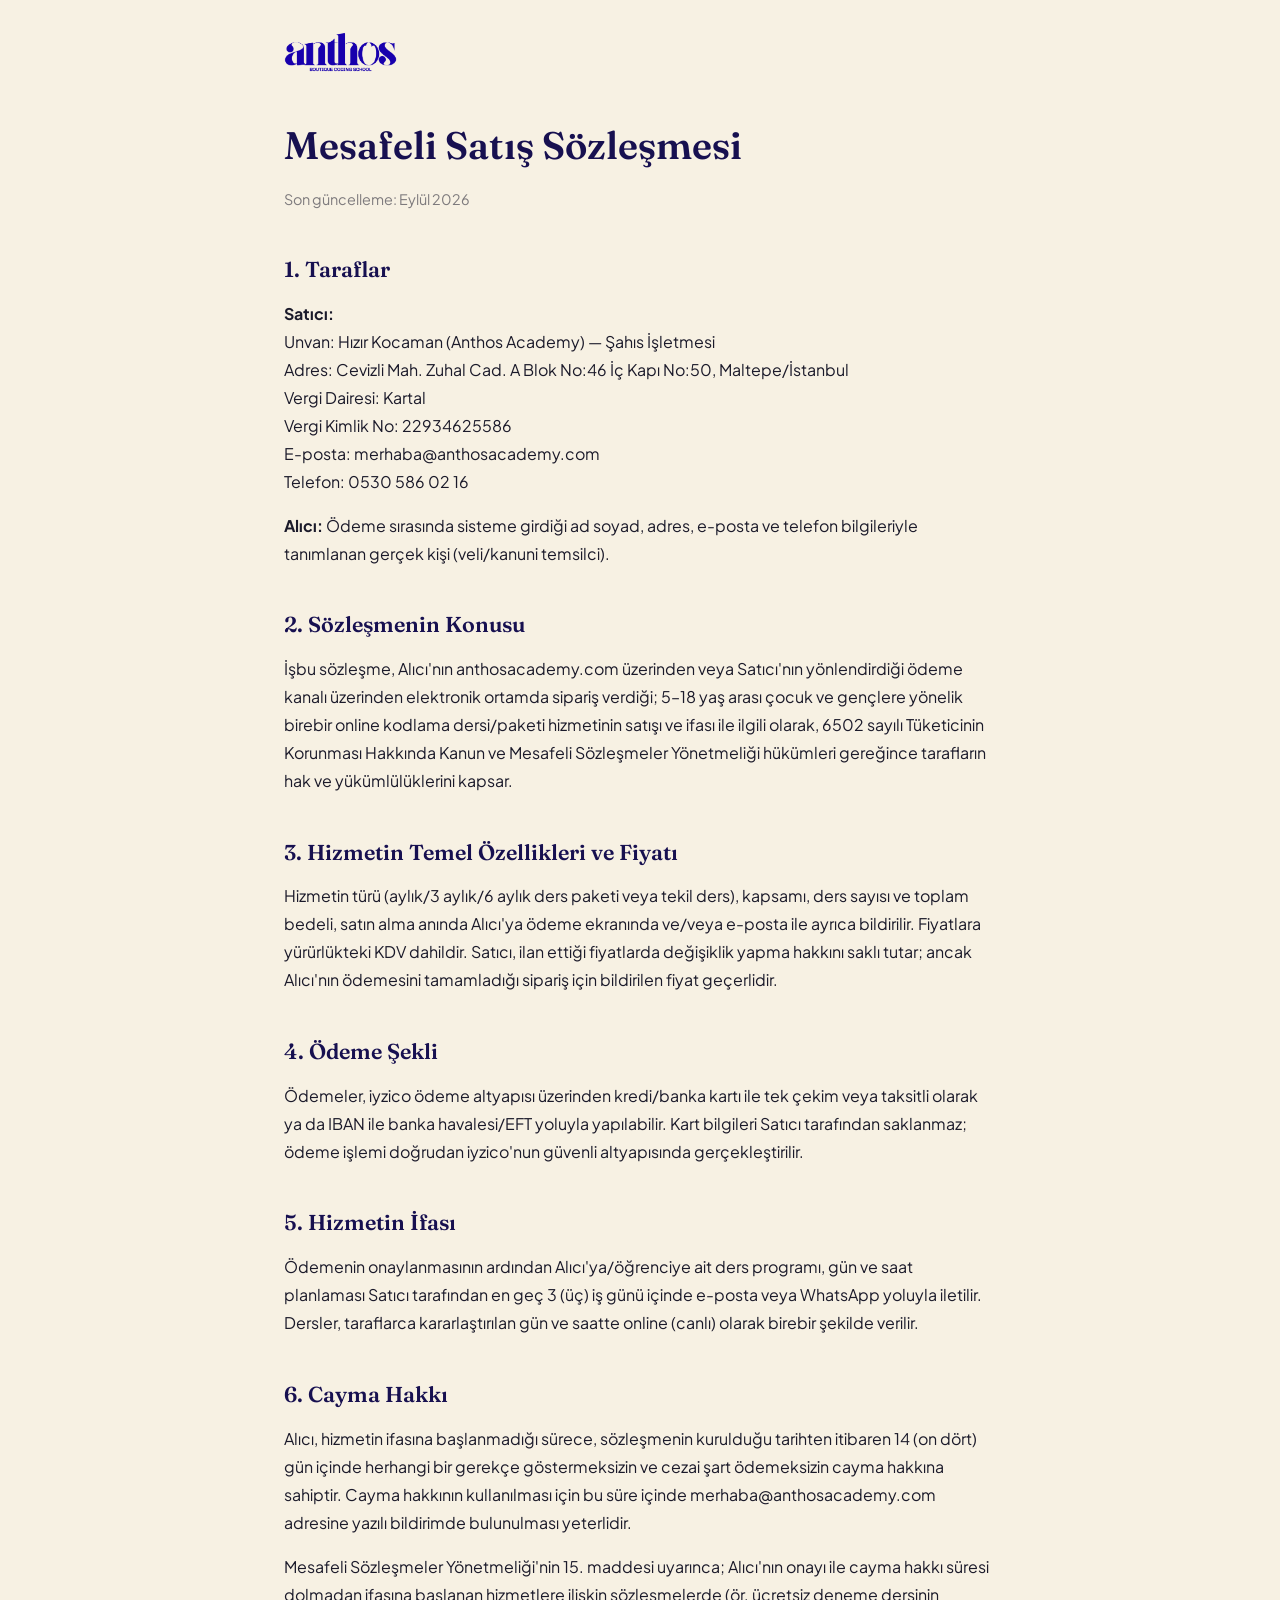
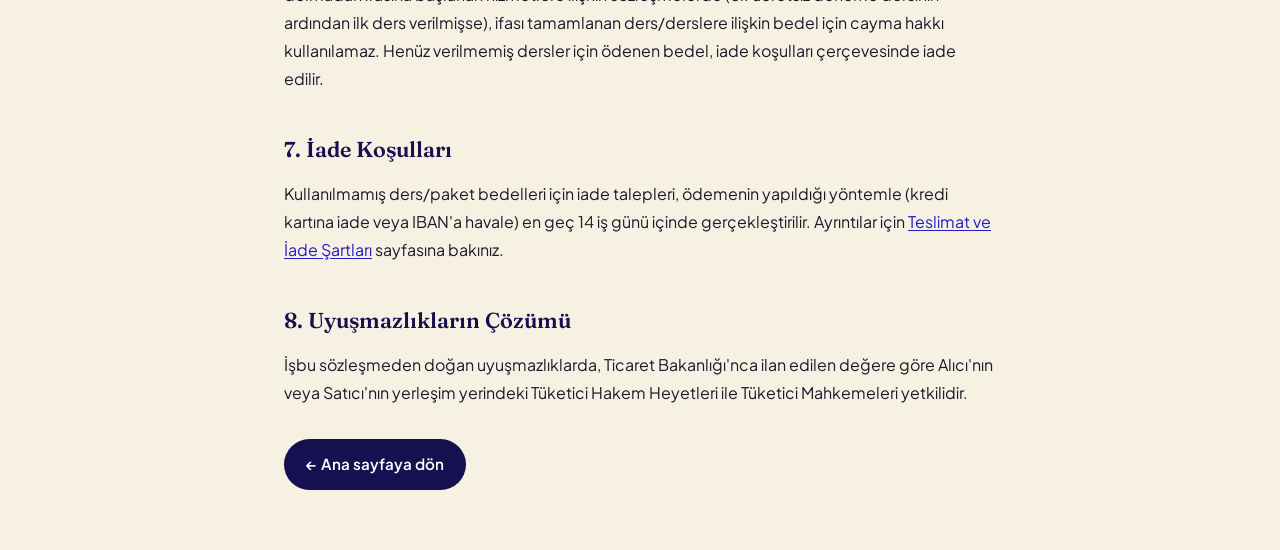
<file: mesafeli-satis-sozlesmesi.html>
<html lang="tr"><head>
<meta charset="UTF-8">
<meta name="viewport" content="width=device-width, initial-scale=1.0">
<title>Mesafeli Satış Sözleşmesi | Anthos Academy</title>
<link rel="icon" href="favicon.png">
<link rel="stylesheet" href="style.css">
<link href="https://fonts.googleapis.com/css2?family=Fraunces:opsz,wght@9..144,600;9..144,700&family=Plus+Jakarta+Sans:wght@400;500;600;700&display=swap" rel="stylesheet">
<style>
  body{background:var(--cream); font-family:'Plus Jakarta Sans',sans-serif; color:var(--charcoal);}
  .legal-header{max-width:760px;margin:0 auto;padding:32px 24px 0;}
  .legal-header img{height:40px;}
  .legal-wrap{max-width:760px;margin:0 auto;padding:40px 24px 60px;line-height:1.75;}
  .legal-wrap h1{font-family:'Fraunces',serif;font-weight:600;font-size:2.4rem;color:var(--ink-deep);margin-bottom:8px;}
  .legal-wrap h2{font-family:'Fraunces',serif;font-weight:600;margin-top:2.4rem;margin-bottom:0.7rem;font-size:1.35rem;color:var(--ink-deep);}
  .legal-wrap p{margin-bottom:1rem;}
  .legal-wrap .updated{opacity:0.55;font-size:0.9rem;margin-bottom:2.4rem;}
  .legal-wrap a{color:var(--ink); text-underline-offset:2px;}
  .legal-wrap ul{margin:0 0 1rem 1.2rem;}
  .legal-wrap li{margin-bottom:0.5rem;}
  .back-link{display:inline-flex;align-items:center;gap:8px;margin-top:1rem;padding:12px 22px;background:var(--ink-deep);color:#fff !important;border-radius:999px;font-weight:600;text-decoration:none !important;font-size:0.95rem;}
  .back-link:hover{opacity:0.88;}
</style>
</head>
<body>
<div class="legal-header">
  <a href="index.html"><img src="logo.png" alt="Anthos"></a>
</div>
<div class="legal-wrap">
  <h1>Mesafeli Satış Sözleşmesi</h1>
  <p class="updated">Son güncelleme: Eylül 2026</p>

  <h2>1. Taraflar</h2>
  <p><strong>Satıcı:</strong><br>
  Unvan: Hızır Kocaman (Anthos Academy) — Şahıs İşletmesi<br>
  Adres: Cevizli Mah. Zuhal Cad. A Blok No:46 İç Kapı No:50, Maltepe/İstanbul<br>
  Vergi Dairesi: Kartal<br>
  Vergi Kimlik No: 22934625586<br>
  E-posta: merhaba@anthosacademy.com<br>
  Telefon: 0530 586 02 16</p>
  <p><strong>Alıcı:</strong> Ödeme sırasında sisteme girdiği ad soyad, adres, e-posta ve telefon bilgileriyle tanımlanan gerçek kişi (veli/kanuni temsilci).</p>

  <h2>2. Sözleşmenin Konusu</h2>
  <p>İşbu sözleşme, Alıcı'nın anthosacademy.com üzerinden veya Satıcı'nın yönlendirdiği ödeme kanalı üzerinden elektronik ortamda sipariş verdiği; 5–18 yaş arası çocuk ve gençlere yönelik birebir online kodlama dersi/paketi hizmetinin satışı ve ifası ile ilgili olarak, 6502 sayılı Tüketicinin Korunması Hakkında Kanun ve Mesafeli Sözleşmeler Yönetmeliği hükümleri gereğince tarafların hak ve yükümlülüklerini kapsar.</p>

  <h2>3. Hizmetin Temel Özellikleri ve Fiyatı</h2>
  <p>Hizmetin türü (aylık/3 aylık/6 aylık ders paketi veya tekil ders), kapsamı, ders sayısı ve toplam bedeli, satın alma anında Alıcı'ya ödeme ekranında ve/veya e-posta ile ayrıca bildirilir. Fiyatlara yürürlükteki KDV dahildir. Satıcı, ilan ettiği fiyatlarda değişiklik yapma hakkını saklı tutar; ancak Alıcı'nın ödemesini tamamladığı sipariş için bildirilen fiyat geçerlidir.</p>

  <h2>4. Ödeme Şekli</h2>
  <p>Ödemeler, iyzico ödeme altyapısı üzerinden kredi/banka kartı ile tek çekim veya taksitli olarak ya da IBAN ile banka havalesi/EFT yoluyla yapılabilir. Kart bilgileri Satıcı tarafından saklanmaz; ödeme işlemi doğrudan iyzico'nun güvenli altyapısında gerçekleştirilir.</p>

  <h2>5. Hizmetin İfası</h2>
  <p>Ödemenin onaylanmasının ardından Alıcı'ya/öğrenciye ait ders programı, gün ve saat planlaması Satıcı tarafından en geç 3 (üç) iş günü içinde e-posta veya WhatsApp yoluyla iletilir. Dersler, taraflarca kararlaştırılan gün ve saatte online (canlı) olarak birebir şekilde verilir.</p>

  <h2>6. Cayma Hakkı</h2>
  <p>Alıcı, hizmetin ifasına başlanmadığı sürece, sözleşmenin kurulduğu tarihten itibaren 14 (on dört) gün içinde herhangi bir gerekçe göstermeksizin ve cezai şart ödemeksizin cayma hakkına sahiptir. Cayma hakkının kullanılması için bu süre içinde merhaba@anthosacademy.com adresine yazılı bildirimde bulunulması yeterlidir.</p>
  <p>Mesafeli Sözleşmeler Yönetmeliği'nin 15. maddesi uyarınca; Alıcı'nın onayı ile cayma hakkı süresi dolmadan ifasına başlanan hizmetlere ilişkin sözleşmelerde (ör. ücretsiz deneme dersinin ardından ilk ders verilmişse), ifası tamamlanan ders/derslere ilişkin bedel için cayma hakkı kullanılamaz. Henüz verilmemiş dersler için ödenen bedel, iade koşulları çerçevesinde iade edilir.</p>

  <h2>7. İade Koşulları</h2>
  <p>Kullanılmamış ders/paket bedelleri için iade talepleri, ödemenin yapıldığı yöntemle (kredi kartına iade veya IBAN'a havale) en geç 14 iş günü içinde gerçekleştirilir. Ayrıntılar için <a href="teslimat-iade-sartlari.html">Teslimat ve İade Şartları</a> sayfasına bakınız.</p>

  <h2>8. Uyuşmazlıkların Çözümü</h2>
  <p>İşbu sözleşmeden doğan uyuşmazlıklarda, Ticaret Bakanlığı'nca ilan edilen değere göre Alıcı'nın veya Satıcı'nın yerleşim yerindeki Tüketici Hakem Heyetleri ile Tüketici Mahkemeleri yetkilidir.</p>

  <a class="back-link" href="index.html">← Ana sayfaya dön</a>
</div>
</body></html>
</file>
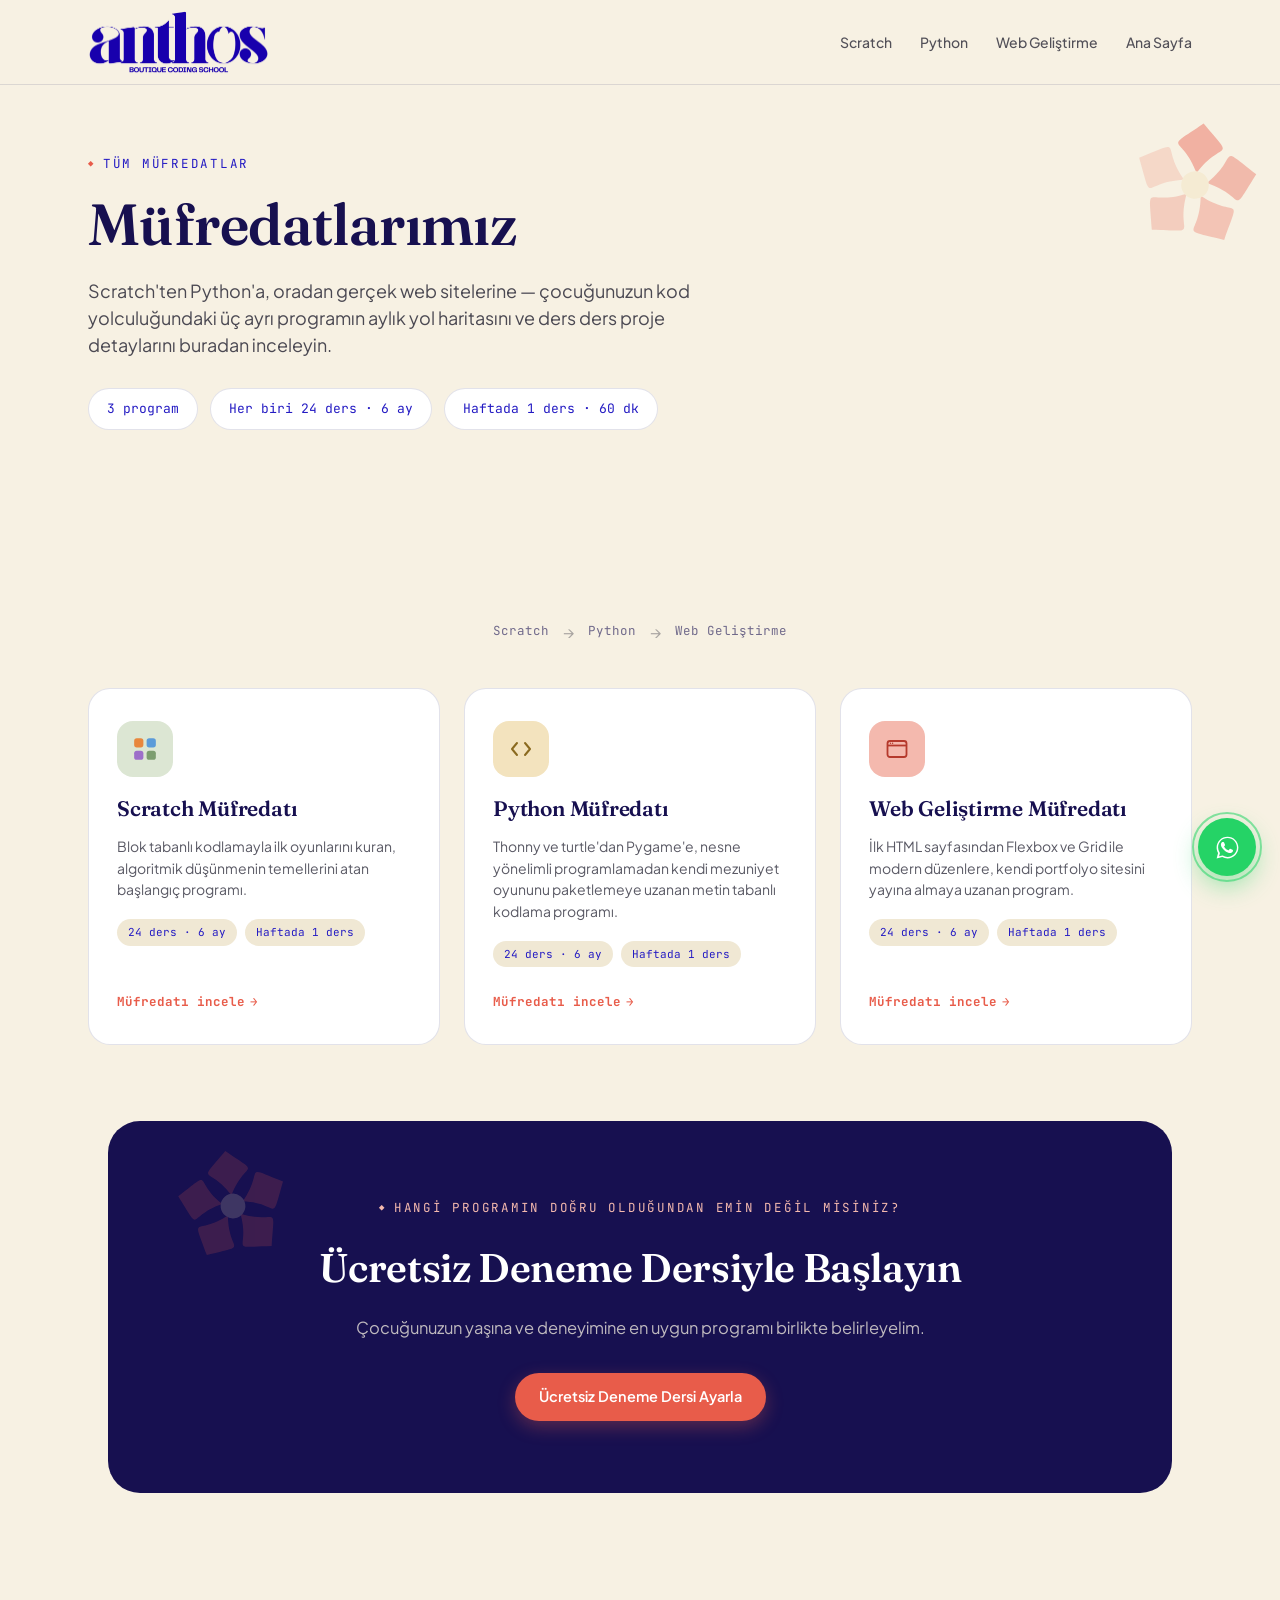
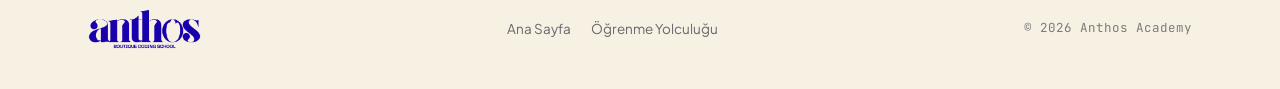
<file: mufredatlar.html>
<!DOCTYPE html>
<html lang="tr">
<head>
<meta charset="UTF-8">
<meta name="viewport" content="width=device-width, initial-scale=1.0">
<link rel="icon" type="image/png" href="favicon.png">
<meta name="robots" content="noindex, follow">
<title>Müfredatlar — Anthos Butik Kodlama Okulu</title>
<meta name="description" content="Anthos müfredatları: Scratch, Python ve Web Geliştirme. Her biri 24 ders, 6 ay ve aylık yol haritasıyla — çocuğunuzun kod yolculuğunun tamamını tek sayfadan inceleyin.">
<link rel="canonical" href="https://anthosacademy.com/mufredatlar.html">

<meta property="og:type" content="website">
<meta property="og:site_name" content="Anthos — Butik Kodlama Okulu">
<meta property="og:title" content="Müfredatlar — Anthos Butik Kodlama Okulu">
<meta property="og:description" content="Anthos müfredatları: Scratch, Python ve Web Geliştirme. Her biri 24 ders, 6 ay ve aylık yol haritasıyla — çocuğunuzun kod yolculuğunun tamamını tek sayfadan inceleyin.">
<meta property="og:url" content="https://anthosacademy.com/mufredatlar.html">
<meta property="og:locale" content="tr_TR">
<meta property="og:image" content="https://anthosacademy.com/og-image.png">
<meta property="og:image:width" content="1200">
<meta property="og:image:height" content="630">

<meta name="twitter:card" content="summary_large_image">
<meta name="twitter:title" content="Müfredatlar — Anthos Butik Kodlama Okulu">
<meta name="twitter:description" content="Anthos müfredatları: Scratch, Python ve Web Geliştirme. Her biri 24 ders, 6 ay ve aylık yol haritasıyla — çocuğunuzun kod yolculuğunun tamamını tek sayfadan inceleyin.">
<meta name="twitter:image" content="https://anthosacademy.com/og-image.png">
<link rel="preconnect" href="https://fonts.googleapis.com">
<link rel="preconnect" href="https://fonts.gstatic.com" crossorigin>
<link href="https://fonts.googleapis.com/css2?family=Fraunces:ital,opsz,wght@0,9..144,300;0,9..144,500;0,9..144,600;0,9..144,700;1,9..144,500&family=Plus+Jakarta+Sans:wght@400;500;600;700&family=JetBrains+Mono:wght@400;500&display=swap" rel="stylesheet">
<link rel="stylesheet" href="style.css">
<style>
  :root{--radius: 22px;
  }
  html{scroll-behavior:smooth;}
  @media (prefers-reduced-motion: reduce){
    html{scroll-behavior:auto;}
    *{animation-duration:0.001ms !important; animation-iteration-count:1 !important; transition-duration:0.001ms !important;}
  }
  body{
    background:var(--cream); color:var(--charcoal);
    font-family:'Plus Jakarta Sans', sans-serif; line-height:1.5;
    -webkit-font-smoothing:antialiased; overflow-x:hidden;
  }
  a{color:inherit; text-decoration:none;}
  img,svg{display:block; max-width:100%;}
  .wrap{max-width:1160px; margin:0 auto; padding:0 28px;}
  .eyebrow{
    font-family:'JetBrains Mono', monospace; font-size:12.5px; letter-spacing:0.14em;
    text-transform:uppercase; color:var(--ink); display:inline-flex; align-items:center; gap:8px;
  }
  .eyebrow::before{content:"◆"; font-size:9px; color:var(--bloom);}
  h1,h2,h3{font-family:'Fraunces', serif; color:var(--ink-deep); font-weight:600; letter-spacing:-0.01em;}

  .scroll-progress{position:fixed; top:0; left:0; height:3px; width:0%; background:linear-gradient(90deg, var(--bloom), var(--gold)); z-index:100;}

  .wa-float{
    position:fixed; right:24px; bottom:24px; z-index:90;
    width:58px; height:58px; border-radius:50%; background:#25D366;
    display:flex; align-items:center; justify-content:center;
    box-shadow:0 10px 24px rgba(37,211,102,0.42);
    transition:transform .2s ease, box-shadow .2s ease;
  }
  .wa-float:hover{transform:scale(1.08); box-shadow:0 14px 30px rgba(37,211,102,0.5);}
  .wa-float svg{width:29px; height:29px; position:relative; z-index:1;}
  .wa-float::before{
    content:""; position:absolute; inset:-6px; border-radius:50%;
    border:2px solid rgba(37,211,102,0.55); animation:wa-pulse 2.2s ease-out infinite;
  }
  @keyframes wa-pulse{ 0%{transform:scale(0.92); opacity:0.85;} 100%{transform:scale(1.45); opacity:0;} }
  @media(max-width:600px){ .wa-float{right:16px; bottom:16px; width:52px; height:52px;} .wa-float svg{width:26px; height:26px;} }

  .reveal{opacity:0; transform:translateY(18px); transition:opacity 0.7s ease, transform 0.7s ease;}
  .reveal.in{opacity:1; transform:translateY(0);}

  .btn{
    display:inline-flex; align-items:center; justify-content:center; gap:8px;
    font-family:'Plus Jakarta Sans', sans-serif; font-weight:600; font-size:14.5px;
    padding:13px 24px; border-radius:100px; cursor:pointer; border:none;
    transition:transform 0.18s ease, box-shadow 0.18s ease; white-space:nowrap;
  }
  .btn:focus-visible{outline:2px solid var(--ink); outline-offset:3px;}
  .btn-primary{background:var(--bloom); color:#fff; box-shadow:0 6px 18px rgba(232,92,74,0.32); position:relative; overflow:hidden;}
  .btn-primary:hover{transform:translateY(-2px); box-shadow:0 10px 22px rgba(232,92,74,0.4);}
  .btn-primary::before{content:""; position:absolute; top:0; left:-60%; width:40%; height:100%; background:linear-gradient(120deg, transparent, rgba(255,255,255,0.45), transparent); transform:skewX(-20deg); transition:left .6s ease; pointer-events:none;}
  .btn-primary:hover::before{left:130%;}
  .btn-ghost{background:transparent; color:var(--ink-deep); border:1.5px solid var(--line);}
  .btn-ghost:hover{border-color:var(--ink);}

  /* NAV */
  .nav{position:sticky; top:0; z-index:50; background:rgba(247,241,227,0.86); backdrop-filter:blur(10px); border-bottom:1px solid var(--line);}
  .nav-inner{display:flex; align-items:center; justify-content:space-between; padding:10px 28px; max-width:1160px; margin:0 auto;}
  .brand{display:flex; align-items:center; gap:10px; line-height:1;}
  .brand-logo-img{height:64px; width:auto; flex-shrink:0; transition:transform .3s cubic-bezier(.34,1.56,.64,1);}
  .brand:hover .brand-logo-img{transform:rotate(-4deg) scale(1.05);}
  .nav-links{display:none; align-items:center; gap:28px;}
  .nav-links a{font-size:14px; font-weight:500; color:var(--charcoal); opacity:0.75; transition:opacity 0.2s; position:relative;}
  .nav-links a::after{content:""; position:absolute; left:0; right:100%; bottom:-4px; height:2px; background:var(--bloom); transition:right .25s ease;}
  .nav-links a:hover{opacity:1;}
  .nav-links a:hover::after{right:0;}
  .nav-cta{display:none;}
  @media(min-width:860px){ .nav-cta{display:inline-flex;} .nav-links{display:flex;} }

  .nav-hamburger{
    display:flex; align-items:center; justify-content:center;
    width:38px; height:38px; background:none; border:none; cursor:pointer;
    flex-shrink:0; padding:0; gap:5px; flex-direction:column;
  }
  .nav-hamburger span{
    display:block; width:22px; height:2px; background:var(--ink-deep);
    border-radius:2px; transition:transform 0.2s ease, opacity 0.2s ease;
  }
  .nav-hamburger.open span:nth-child(1){transform:translateY(7px) rotate(45deg);}
  .nav-hamburger.open span:nth-child(2){opacity:0;}
  .nav-hamburger.open span:nth-child(3){transform:translateY(-7px) rotate(-45deg);}
  @media(min-width:860px){ .nav-hamburger{display:none;} }
  @media(max-width:859px){
    .nav-links.open{
      display:flex; position:absolute; top:100%; left:0; right:0;
      flex-direction:column; align-items:stretch; gap:0;
      background:#fdf9f0; border-top:1px solid var(--line);
      box-shadow:0 12px 24px rgba(23,16,80,0.12);
      padding:6px 28px 18px; z-index:60;
    }
    .nav-links.open a{
      padding:14px 4px; border-bottom:1px solid var(--line);
      font-size:15px; white-space:normal;
    }
  }

  /* HERO */
  .hero{position:relative; padding:64px 0 72px; overflow:hidden;}
  .hero-flower{position:absolute; top:-40px; right:-10px; width:190px; height:280px; opacity:0.5; transform:rotate(8deg); z-index:0;}
  .hero .wrap{position:relative; z-index:1;}
  .hero-copy{max-width:820px;}
  .hero h1{font-size:clamp(36px,5.4vw,58px); line-height:1.05; margin:20px 0 22px;}
  .hero p.lead{font-size:18px; color:var(--charcoal); opacity:0.78; max-width:640px; margin-bottom:30px;}
  .hero-pills{display:flex; gap:12px; flex-wrap:wrap; margin-bottom:34px;}
  .hero-pill{
    font-family:'JetBrains Mono', monospace; font-size:13px; color:var(--ink);
    background:#fff; border:1.5px solid var(--line); border-radius:100px; padding:10px 18px;
  }

  /* ROADMAP */
  .section{padding:76px 0;}
  .section-head{max-width:640px; margin-bottom:44px;}
  .section-head h2{font-size:clamp(28px,3.4vw,40px); margin-top:14px;}
  .section-head p{font-size:16.5px; opacity:0.72; margin-top:14px;}

  .road-grid{display:grid; grid-template-columns:repeat(3,1fr); gap:20px;}
  @media(max-width:900px){ .road-grid{grid-template-columns:1fr 1fr;} }
  @media(max-width:600px){ .road-grid{grid-template-columns:1fr;} }
  .road-card{background:#fff; border:1px solid var(--line); border-radius:var(--radius); padding:26px 24px; transition:transform .25s ease, box-shadow .25s ease;}
  .road-card:hover{transform:translateY(-4px); box-shadow:0 16px 34px rgba(23,16,80,0.08);}
  .road-num{font-family:'Fraunces', serif; font-weight:700; font-size:30px; margin-bottom:8px; display:block;}
  .road-card h3{font-size:17.5px; margin-bottom:8px; line-height:1.3;}
  .road-card p{font-size:14px; opacity:0.68;}

  /* CURRICULUM ACCORDION */
  .month-list{display:flex; flex-direction:column; gap:16px;}
  .month-item{background:#fff; border:1px solid var(--line); border-radius:var(--radius); overflow:hidden; transition:box-shadow .25s ease, border-color .25s ease;}
  .month-item.open{box-shadow:0 16px 34px rgba(23,16,80,0.08); border-color:rgba(232,92,74,0.25);}
  .month-q{
    width:100%; display:flex; align-items:center; justify-content:space-between; gap:20px;
    padding:24px 28px; background:transparent; border:none; cursor:pointer; text-align:left;
  }
  .month-q:focus-visible{outline:2px solid var(--ink); outline-offset:-2px;}
  .month-q-left{display:flex; align-items:center; gap:18px;}
  .month-tag{font-family:'JetBrains Mono', monospace; font-size:14px; color:var(--bloom); font-weight:700; flex-shrink:0;}
  .month-title{font-family:'Fraunces', serif; font-weight:600; font-size:19px; color:var(--ink-deep);}
  .month-icon{
    flex-shrink:0; width:32px; height:32px; border-radius:50%; background:var(--cream-2); color:var(--bloom);
    display:flex; align-items:center; justify-content:center; font-size:18px; font-family:'JetBrains Mono', monospace;
    transition:transform .3s ease, background .3s ease, color .3s ease;
  }
  .month-item.open .month-icon{background:var(--bloom); color:#fff; transform:rotate(180deg);}
  .month-panel{max-height:0; overflow:hidden; transition:max-height .4s ease;}
  .month-item.open .month-panel{max-height:900px;}
  .month-panel-inner{padding:0 28px 28px; display:grid; grid-template-columns:1fr 1fr; gap:16px;}
  @media(max-width:700px){ .month-panel-inner{grid-template-columns:1fr;} }
  .lesson-card{background:var(--cream); border-radius:16px; padding:20px; display:flex; flex-direction:column; gap:9px; border-left:3px solid var(--sage); transition:transform .25s ease, box-shadow .25s ease;}
  .lesson-card:hover{transform:translateY(-3px); box-shadow:0 10px 22px rgba(23,16,80,0.08);}
  .lesson-card.final{background:var(--bloom-soft); border-left-color:var(--bloom);}

  /* PROMISE BAND */
  .promise-band{
    background:var(--ink-deep); border-radius:32px; padding:52px 44px;
    display:flex; align-items:center; justify-content:space-between; gap:40px; flex-wrap:wrap;
    position:relative; overflow:hidden;
  }
  .promise-copy{max-width:520px; position:relative; z-index:1;}
  .promise-copy .eyebrow{color:var(--bloom-soft);}
  .promise-copy .eyebrow::before{color:var(--bloom-soft);}
  .promise-copy h2{color:#fff; font-size:clamp(26px,3.2vw,36px); margin:16px 0 12px;}
  .promise-copy p{color:rgba(247,241,227,0.75); font-size:15.5px; line-height:1.6;}
  .promise-stats{display:flex; gap:32px; position:relative; z-index:1;}
  .promise-stat{text-align:center;}
  .promise-stat strong{display:block; font-family:'Fraunces', serif; font-size:44px; color:var(--gold); line-height:1;}
  .promise-stat span{font-family:'JetBrains Mono', monospace; font-size:11.5px; color:rgba(247,241,227,0.7); text-transform:uppercase; letter-spacing:0.04em; display:block; margin-top:6px; max-width:90px;}
  .promise-flower{position:absolute; width:200px; height:290px; opacity:0.1; z-index:0;}
  .promise-flower.pf1{top:-60px; right:-20px; transform:rotate(12deg);}
  @media(max-width:760px){ .promise-band{flex-direction:column; align-items:flex-start; padding:40px 28px;} .promise-stats{gap:22px;} }
  .lesson-head{display:flex; align-items:center; gap:11px;}
  .lesson-num{
    width:32px; height:32px; border-radius:50%; background:var(--sage-soft); color:var(--ink-deep);
    font-family:'JetBrains Mono', monospace; font-weight:600; font-size:13.5px;
    display:flex; align-items:center; justify-content:center; flex-shrink:0;
  }
  .lesson-card.final .lesson-num{background:var(--bloom); color:#fff;}
  .lesson-final-tag{font-family:'JetBrains Mono', monospace; font-size:11px; color:var(--bloom); font-weight:700; letter-spacing:0.05em;}
  .lesson-card h4{font-family:'Fraunces', serif; font-weight:600; font-size:16.5px; color:var(--ink-deep); line-height:1.3;}
  .lesson-card p{font-family:'Plus Jakarta Sans', sans-serif; font-size:13.5px; color:var(--charcoal); opacity:0.72; line-height:1.45;}
  .lesson-tags{display:flex; gap:7px; flex-wrap:wrap;}
  .lesson-tag{font-family:'JetBrains Mono', monospace; font-size:11.5px; color:var(--ink); background:var(--sage-soft); border-radius:100px; padding:5px 11px;}
  .lesson-card.final .lesson-tag{color:#fff; background:var(--bloom);}

  /* DETAILED LESSON SAMPLE (ders sunumu formatı) */
  .lesson-detail{
    grid-column:1 / -1; background:#fff; border:1px solid var(--line); border-radius:18px;
    padding:30px; display:grid; grid-template-columns:1.3fr 1fr; gap:32px; align-items:start;
  }
  @media(max-width:820px){ .lesson-detail{grid-template-columns:1fr;} }
  .lesson-detail-num{
    font-family:'JetBrains Mono', monospace; font-size:20px; font-weight:700; color:var(--ink-deep);
    display:inline-block; margin-bottom:12px;
  }
  .lesson-detail-copy h4{font-family:'Fraunces', serif; font-weight:700; font-size:25px; color:var(--ink-deep); margin-bottom:18px;}
  .lesson-detail-copy p{font-size:14.5px; line-height:1.65; color:var(--charcoal); margin-bottom:14px;}
  .lesson-detail-copy p strong{color:var(--ink-deep); font-weight:700;}
  .lesson-detail-kavram > span{display:block; font-family:'Fraunces', serif; font-weight:700; font-size:14.5px; color:var(--ink-deep); margin:18px 0 12px;}
  .lesson-detail-tags{display:flex; gap:10px; flex-wrap:wrap;}
  .ldt{font-family:'Plus Jakarta Sans', sans-serif; font-weight:700; font-size:13px; color:#fff; padding:9px 16px; border-radius:100px;}
  .ldt.orange{background:#EA9A4E;}
  .ldt.teal{background:#5FB39A;}
  .ldt.purple{background:#8B7FE0;}

  .scratch-mock{background:#fff; border:1px solid var(--line); border-radius:16px; overflow:hidden; box-shadow:0 12px 28px rgba(23,16,80,0.1); position:sticky; top:90px;}
  .scratch-mock-top{display:flex; align-items:center; gap:7px; padding:10px 14px; background:#EDEAE0; border-bottom:1px solid var(--line);}
  .sm-dot{width:11px; height:11px; border-radius:50%;}
  .sm-dot.green{background:#3FB65A;}
  .sm-dot.red{background:#E85C4A;}
  .sm-top-spacer{flex:1;}
  .sm-top-icon{width:16px; height:13px; border-radius:3px; background:#fff; border:1px solid var(--line);}
  .scratch-mock-stage{position:relative; height:190px; background:linear-gradient(180deg,#7FDDEA 0%,#3FBCD6 55%,#1F8FB8 100%); overflow:hidden;}
  .sm-tree{position:absolute; bottom:0; width:2px; background:#0F5C6E; opacity:0.35;}
  .sm-tree::before,.sm-tree::after{content:""; position:absolute; width:2px; height:16px; background:#0F5C6E; top:6px;}
  .sm-tree::before{left:-8px; transform:rotate(30deg); transform-origin:bottom;}
  .sm-tree::after{left:8px; transform:rotate(-30deg); transform-origin:bottom;}
  .sm-tree-1{left:18px; height:70px;}
  .sm-tree-2{right:24px; height:56px;}
  .sm-coral{position:absolute; bottom:0; border-radius:8px 8px 0 0;}
  .sm-coral-1{left:14px; width:16px; height:38px; background:#B5459C;}
  .sm-coral-2{left:34px; width:12px; height:26px; background:#7C3FA0;}
  .sm-coral-3{right:18px; width:18px; height:44px; background:#D6567A;}
  .sm-coral-4{right:42px; width:12px; height:22px; background:#5FB39A;}
  .sm-sand{position:absolute; left:0; right:0; bottom:0; height:16px; background:#E4D6A8; opacity:0.9;}
  .sm-shark{position:absolute; width:64px; height:44px; top:70px; left:88px; filter:drop-shadow(0 3px 4px rgba(0,0,0,0.15));}
  .sm-clownfish{position:absolute; width:26px; height:22px; top:108px; left:150px;}
  .scratch-mock-panel{padding:10px 14px 12px; background:#F7F5EE; display:flex; flex-direction:column; gap:8px;}
  .sm-panel-row{display:flex; align-items:center; gap:6px; flex-wrap:wrap;}
  .sm-panel-label{font-family:'Plus Jakarta Sans', sans-serif; font-size:10px; font-weight:700; color:var(--ink-deep); opacity:0.6;}
  .sm-panel-field{font-family:'JetBrains Mono', monospace; font-size:10.5px; color:var(--ink-deep); background:#fff; border:1px solid var(--line); border-radius:8px; padding:5px 9px;}
  .sm-panel-field.sm-small{padding:5px 8px; min-width:26px; text-align:center;}
  .sm-eye{width:14px; height:14px; border-radius:50%; background:#fff; border:1.5px solid var(--bloom-soft); position:relative; flex-shrink:0;}
  .sm-eye::before{content:""; position:absolute; inset:3px; border-radius:50%; background:var(--bloom);}
  .sm-panel-bottom{display:flex; align-items:flex-end; justify-content:space-between; gap:10px;}
  .sm-thumbs{display:flex; gap:8px;}
  .sm-thumb{display:flex; flex-direction:column; align-items:center; gap:3px;}
  .sm-thumb-box{width:34px; height:34px; border-radius:8px; background:#fff; border:1.5px solid var(--line); display:flex; align-items:center; justify-content:center; font-size:16px;}
  .sm-thumb.active .sm-thumb-box{border-color:var(--bloom); box-shadow:0 0 0 2px rgba(232,92,74,0.18);}
  .sm-thumb small{font-family:'Plus Jakarta Sans', sans-serif; font-size:8.5px; color:var(--ink-deep); opacity:0.6;}
  .sm-scene{display:flex; flex-direction:column; align-items:center; gap:3px;}
  .sm-scene-box{width:38px; height:30px; border-radius:8px; background:linear-gradient(180deg,#7FDDEA,#1F8FB8); border:1.5px solid var(--line);}
  .sm-scene small{font-family:'Plus Jakarta Sans', sans-serif; font-size:8.5px; color:var(--ink-deep); opacity:0.6; text-align:center; line-height:1.3;}

  /* GLOSSARY */
  .glossary-grid{display:grid; grid-template-columns:1fr 1fr; gap:20px;}
  @media(max-width:700px){ .glossary-grid{grid-template-columns:1fr;} }
  .gloss-card{background:#fff; border:1px solid var(--line); border-radius:var(--radius); padding:28px 26px; transition:transform .25s ease, box-shadow .25s ease;}
  .gloss-card:hover{transform:translateY(-4px); box-shadow:0 16px 34px rgba(23,16,80,0.08);}
  .gloss-head{display:flex; align-items:center; gap:13px; margin-bottom:14px;}
  .gloss-icon{width:32px; height:32px; border-radius:50%; background:var(--gold-soft); display:flex; align-items:center; justify-content:center; font-family:'JetBrains Mono', monospace; font-weight:700; color:var(--ink-deep); font-size:14px; flex-shrink:0; transition:transform .3s cubic-bezier(.34,1.56,.64,1);}
  .gloss-card:hover .gloss-icon{transform:scale(1.12) rotate(-6deg);}
  .gloss-card h3{font-size:18px;}
  .gloss-tags{display:flex; gap:9px; flex-wrap:wrap;}
  .gloss-tag{font-family:'JetBrains Mono', monospace; font-size:12.5px; color:var(--ink); background:var(--sage-soft); border-radius:100px; padding:6px 13px;}
  .gloss-tag.gold{background:var(--gold-soft);}
  .gloss-tag.bloom{color:#fff; background:var(--bloom);}

  /* stagger reveal for grids */
  :is(.road-grid,.glossary-grid,.kazanim-grid) > .reveal:nth-child(1){transition-delay:0s;}
  :is(.road-grid,.glossary-grid,.kazanim-grid) > .reveal:nth-child(2){transition-delay:.08s;}
  :is(.road-grid,.glossary-grid,.kazanim-grid) > .reveal:nth-child(3){transition-delay:.16s;}
  :is(.road-grid,.glossary-grid,.kazanim-grid) > .reveal:nth-child(4){transition-delay:.24s;}
  :is(.road-grid,.glossary-grid,.kazanim-grid) > .reveal:nth-child(5){transition-delay:.32s;}
  :is(.road-grid,.glossary-grid,.kazanim-grid) > .reveal:nth-child(6){transition-delay:.4s;}
  .kazanim-grid > .reveal:nth-child(7){transition-delay:.48s;}
  .kazanim-grid > .reveal:nth-child(8){transition-delay:.56s;}

  /* TEASER: SIRADA NE VAR */
  .teaser-band{
    background:#fff; border:1.5px dashed var(--gold); border-radius:var(--radius);
    padding:36px 32px; display:flex; align-items:center; gap:28px; flex-wrap:wrap;
    transition:box-shadow .3s ease, transform .3s ease;
  }
  .teaser-band:hover{transform:translateY(-3px); box-shadow:0 16px 34px rgba(23,16,80,0.08);}
  .teaser-icon{flex-shrink:0; width:64px; height:64px; border-radius:18px; background:var(--gold-soft); display:flex; align-items:center; justify-content:center;}
  .teaser-stages{flex-shrink:0; display:flex; align-items:center; gap:8px;}
  .teaser-stage-icon{width:52px; height:52px; border-radius:50%; display:flex; align-items:center; justify-content:center; background:var(--cream-2); border:1.5px solid var(--line); transition:transform .25s ease;}
  .teaser-stage-icon.current{width:64px; height:64px; background:var(--ink-deep); border-color:var(--ink-deep); box-shadow:0 8px 20px rgba(23,16,80,0.18);}
  .teaser-stage-icon.next{background:var(--bloom-soft); border-color:var(--bloom-soft); opacity:0.85;}
  .teaser-band:hover .teaser-stage-icon.next{transform:scale(1.08);}
  .teaser-stage-label{font-family:'JetBrains Mono', monospace; font-size:10px; text-align:center; opacity:0.55; margin-top:6px; display:block;}
  .teaser-stage-wrap{display:flex; flex-direction:column; align-items:center;}
  .teaser-stage-arrow{opacity:0.35; font-size:16px; margin:0 2px;}
  .teaser-copy{flex:1; min-width:260px;}
  .teaser-copy h2{font-size:clamp(22px,2.6vw,28px); margin:8px 0 10px;}
  .teaser-copy p{font-size:14.5px; opacity:0.75; line-height:1.6; margin-bottom:14px; max-width:640px;}
  .teaser-link{font-family:'JetBrains Mono', monospace; font-size:13.5px; color:var(--ink); font-weight:600; border-bottom:1.5px solid var(--gold); padding-bottom:2px; display:inline-flex; align-items:center; gap:6px; transition:color .2s ease;}
  .teaser-link:hover{color:var(--bloom);}

  /* KAZANIMLAR */
  .kazanim-section{position:relative; overflow:hidden;}
  .kazanim-flower{position:absolute; top:-30px; right:-20px; width:180px; height:260px; opacity:0.12; z-index:0;}
  .kazanim-section .wrap{position:relative; z-index:1;}
  .kazanim-grid{display:grid; grid-template-columns:repeat(3,1fr); gap:22px;}
  @media(max-width:900px){ .kazanim-grid{grid-template-columns:1fr 1fr;} }
  @media(max-width:600px){ .kazanim-grid{grid-template-columns:1fr;} }
  .kazanim-card{background:#fff; border:1px solid var(--line); border-radius:var(--radius); padding:28px 24px; transition:transform .3s ease, box-shadow .3s ease;}
  .kazanim-card:hover{transform:translateY(-5px); box-shadow:0 16px 34px rgba(23,16,80,0.09);}
  .kazanim-icon{width:46px; height:46px; border-radius:13px; display:flex; align-items:center; justify-content:center; margin-bottom:16px; transition:transform .3s cubic-bezier(.34,1.56,.64,1);}
  .kazanim-card:hover .kazanim-icon{transform:scale(1.1) rotate(-5deg);}
  .kazanim-card.c-bloom .kazanim-icon{background:var(--bloom-soft);}
  .kazanim-card.c-sage .kazanim-icon{background:var(--sage-soft);}
  .kazanim-card.c-gold .kazanim-icon{background:var(--gold-soft);}
  .kazanim-card h3{font-size:17px; margin-bottom:8px;}
  .kazanim-card p{font-size:13.5px; opacity:0.7; line-height:1.55;}

  /* CLOSING CTA */
  .cta-band{background:var(--ink-deep); border-radius:32px; margin:0 20px; padding:72px 40px; position:relative; overflow:hidden; text-align:center;}
  .cta-flower{position:absolute; width:170px; height:250px; opacity:0.18;}
  .cta-flower.f1{top:-40px; left:40px; transform:rotate(-8deg);}
  .cta-flower.f2{bottom:-50px; right:50px; transform:rotate(10deg); opacity:0.14;}
  .cta-band .wrap{position:relative; z-index:1; max-width:700px;}
  .cta-band .eyebrow{color:var(--bloom-soft);}
  .cta-band .eyebrow::before{color:var(--bloom-soft);}
  .cta-band h2{color:#fff; font-size:clamp(28px,3.6vw,40px); margin:20px 0 18px;}
  .cta-band p{color:rgba(247,241,227,0.75); font-size:16.5px; margin-bottom:32px;}

  footer{padding:40px 0; display:flex; align-items:center; justify-content:space-between; flex-wrap:wrap; gap:16px;}
  footer .brand-logo-img{height:40px;}
  footer .foot-links{display:flex; gap:20px; align-items:center;}
  footer .foot-links a{font-size:13.5px; opacity:0.65;}
  footer .foot-links a:hover{opacity:1;}
  footer .foot-copy{font-family:'JetBrains Mono', monospace; font-size:12.5px; color:var(--charcoal); opacity:0.55;}

  /* PROGRAM HUB */
  .program-grid{display:grid; grid-template-columns:repeat(3,1fr); gap:24px;}
  @media(max-width:900px){ .program-grid{grid-template-columns:1fr; max-width:460px; margin:0 auto;} }
  .program-card{background:#fff; border:1px solid var(--line); border-radius:var(--radius); padding:32px 28px; display:flex; flex-direction:column; gap:12px; text-decoration:none; color:inherit; transition:transform .25s ease, box-shadow .25s ease, border-color .25s ease;}
  .program-card:hover{transform:translateY(-5px); box-shadow:0 18px 36px rgba(23,16,80,0.1); border-color:rgba(232,92,74,0.28);}
  .program-icon{width:56px; height:56px; border-radius:16px; display:flex; align-items:center; justify-content:center; flex-shrink:0;}
  .program-card h3{font-family:'Fraunces', serif; font-weight:600; font-size:21px; color:var(--ink-deep); margin-top:4px;}
  .program-card p{font-size:14px; opacity:0.72; line-height:1.55;}
  .program-meta{display:flex; gap:8px; flex-wrap:wrap; margin-top:6px;}
  .program-pill{font-family:'JetBrains Mono', monospace; font-size:11px; background:var(--cream-2); border-radius:100px; padding:5px 11px; color:var(--ink);}
  .program-link{font-family:'JetBrains Mono', monospace; font-size:12.5px; font-weight:700; color:var(--bloom); display:inline-flex; align-items:center; gap:5px; margin-top:auto; padding-top:14px;}
  .program-card:hover .program-link{gap:9px;}
  .program-link-arrow{transition:transform .2s ease;}
  .program-card:hover .program-link-arrow{transform:translateX(3px);}
  .program-flow{display:flex; align-items:center; justify-content:center; gap:14px; margin:8px 0 44px; flex-wrap:wrap;}
  .program-flow-step{font-family:'JetBrains Mono', monospace; font-size:12.5px; color:var(--ink-deep); opacity:0.6; display:flex; align-items:center; gap:8px;}
  .program-flow-arrow{opacity:0.35;}
</style>
</head>
<body>
<div class="scroll-progress" id="scrollProgress"></div>
<a class="wa-float" href="https://wa.me/905305860216" target="_blank" rel="noopener" aria-label="WhatsApp'tan bize yazın">
  <svg viewBox="0 0 32 32" fill="none" xmlns="http://www.w3.org/2000/svg">
    <path d="M16.02 4C9.4 4 4 9.37 4 16c0 2.1.55 4.15 1.6 5.96L4 28l6.2-1.57A11.9 11.9 0 0 0 16.02 28C22.63 28 28 22.63 28 16S22.63 4 16.02 4Z" fill="#fff"/>
    <path d="M16.02 5.6c5.74 0 10.4 4.66 10.4 10.4s-4.66 10.4-10.4 10.4a10.35 10.35 0 0 1-5.28-1.45l-.38-.22-3.68.93.98-3.58-.25-.38A10.33 10.33 0 0 1 5.62 16c0-5.74 4.66-10.4 10.4-10.4Z" fill="#25D366"/>
    <path d="M12.1 10.35c-.24-.53-.5-.54-.73-.55h-.62c-.22 0-.57.08-.87.4-.3.32-1.14 1.11-1.14 2.7 0 1.59 1.17 3.13 1.33 3.35.16.22 2.27 3.64 5.6 4.96 2.77 1.1 3.33.88 3.94.82.6-.05 1.94-.79 2.21-1.56.27-.76.27-1.42.19-1.56-.08-.14-.3-.22-.62-.38-.32-.16-1.94-.96-2.24-1.07-.3-.11-.52-.16-.73.16-.22.32-.84 1.07-1.03 1.29-.19.22-.38.24-.7.08-.32-.16-1.36-.5-2.6-1.6-.96-.85-1.6-1.9-1.79-2.22-.19-.32-.02-.49.14-.65.14-.14.32-.38.48-.57.16-.19.21-.32.32-.54.11-.22.05-.4-.03-.57-.08-.16-.7-1.77-1-2.42Z" fill="#fff"/>
  </svg>
</a>

<nav class="nav">
  <div class="nav-inner">
    <a href="index.html" class="brand"><img class="brand-logo-img" src="logo.png" alt="Anthos"></a>
    <div class="nav-links">
      <a href="scratch-mufredati.html">Scratch</a>
      <a href="python-mufredati.html">Python</a>
      <a href="web-gelistirme-mufredati.html">Web Geliştirme</a>
      <a href="index.html">Ana Sayfa</a>
    </div>
    <button type="button" class="nav-hamburger" id="navHamburger" aria-label="Menü" aria-expanded="false">
      <span></span><span></span><span></span>
    </button>
  </div>
</nav>

<header class="hero">
  <svg class="hero-flower" viewBox="0 0 220 220" xmlns="http://www.w3.org/2000/svg" aria-hidden="true">
    <g transform="translate(110,110)" opacity="0.85">
      <g fill="#E85C4A">
        <path d="M0,-14 C24,-58 44,-32 0,-72 C-44,-32 -24,-58 0,-14 Z" transform="rotate(0)"/>
        <path d="M0,-14 C24,-58 44,-32 0,-72 C-44,-32 -24,-58 0,-14 Z" transform="rotate(72)" opacity="0.85"/>
        <path d="M0,-14 C24,-58 44,-32 0,-72 C-44,-32 -24,-58 0,-14 Z" transform="rotate(144)" opacity="0.7"/>
        <path d="M0,-14 C24,-58 44,-32 0,-72 C-44,-32 -24,-58 0,-14 Z" transform="rotate(216)" opacity="0.55"/>
        <path d="M0,-14 C24,-58 44,-32 0,-72 C-44,-32 -24,-58 0,-14 Z" transform="rotate(288)" opacity="0.4"/>
      </g>
      <circle r="16" fill="#F3E3BE"/>
    </g>
  </svg>
  <div class="wrap">
    <div class="hero-copy reveal">
      <span class="eyebrow">Tüm Müfredatlar</span>
      <h1>Müfredatlarımız</h1>
      <p class="lead">Scratch'ten Python'a, oradan gerçek web sitelerine — çocuğunuzun kod yolculuğundaki üç ayrı programın aylık yol haritasını ve ders ders proje detaylarını buradan inceleyin.</p>
      <div class="hero-pills">
        <span class="hero-pill">3 program</span>
        <span class="hero-pill">Her biri 24 ders · 6 ay</span>
        <span class="hero-pill">Haftada 1 ders · 60 dk</span>
      </div>
    </div>
  </div>
</header>

<section class="section">
  <div class="wrap">
    <div class="program-flow reveal">
      <span class="program-flow-step">Scratch</span>
      <span class="program-flow-arrow">→</span>
      <span class="program-flow-step">Python</span>
      <span class="program-flow-arrow">→</span>
      <span class="program-flow-step">Web Geliştirme</span>
    </div>
    <div class="program-grid">

      <a href="scratch-mufredati.html" class="program-card reveal">
        <div class="program-icon" style="background:var(--sage-soft);">
          <svg width="26" height="26" viewBox="0 0 24 24" fill="none">
            <rect x="2" y="2" width="8.5" height="8.5" rx="2.4" fill="#E8873D"/>
            <rect x="13.5" y="2" width="8.5" height="8.5" rx="2.4" fill="#5B9BD9"/>
            <rect x="2" y="13.5" width="8.5" height="8.5" rx="2.4" fill="#9D6FC9"/>
            <rect x="13.5" y="13.5" width="8.5" height="8.5" rx="2.4" fill="#7C9D6F"/>
          </svg>
        </div>
        <h3>Scratch Müfredatı</h3>
        <p>Blok tabanlı kodlamayla ilk oyunlarını kuran, algoritmik düşünmenin temellerini atan başlangıç programı.</p>
        <div class="program-meta">
          <span class="program-pill">24 ders · 6 ay</span>
          <span class="program-pill">Haftada 1 ders</span>
        </div>
        <span class="program-link">Müfredatı incele <span class="program-link-arrow">→</span></span>
      </a>

      <a href="python-mufredati.html" class="program-card reveal">
        <div class="program-icon" style="background:var(--gold-soft);">
          <svg width="24" height="24" viewBox="0 0 24 24" fill="none"><path d="M8 6 3 12l5 6M16 6l5 6-5 6" stroke="#8A6A1F" stroke-width="2" stroke-linecap="round" stroke-linejoin="round"/></svg>
        </div>
        <h3>Python Müfredatı</h3>
        <p>Thonny ve turtle'dan Pygame'e, nesne yönelimli programlamadan kendi mezuniyet oyununu paketlemeye uzanan metin tabanlı kodlama programı.</p>
        <div class="program-meta">
          <span class="program-pill">24 ders · 6 ay</span>
          <span class="program-pill">Haftada 1 ders</span>
        </div>
        <span class="program-link">Müfredatı incele <span class="program-link-arrow">→</span></span>
      </a>

      <a href="web-gelistirme-mufredati.html" class="program-card reveal">
        <div class="program-icon" style="background:var(--bloom-soft);">
          <svg width="24" height="24" viewBox="0 0 24 24" fill="none"><rect x="2.5" y="4" width="19" height="16" rx="2.5" stroke="#B5392C" stroke-width="1.8"/><path d="M2.5 8.5h19" stroke="#B5392C" stroke-width="1.8"/><circle cx="5.5" cy="6.2" r="0.7" fill="#B5392C"/><circle cx="7.6" cy="6.2" r="0.7" fill="#B5392C"/></svg>
        </div>
        <h3>Web Geliştirme Müfredatı</h3>
        <p>İlk HTML sayfasından Flexbox ve Grid ile modern düzenlere, kendi portfolyo sitesini yayına almaya uzanan program.</p>
        <div class="program-meta">
          <span class="program-pill">24 ders · 6 ay</span>
          <span class="program-pill">Haftada 1 ders</span>
        </div>
        <span class="program-link">Müfredatı incele <span class="program-link-arrow">→</span></span>
      </a>

    </div>
  </div>
</section>

<section class="section" style="padding-top:0;">
  <div class="wrap">
    <div class="cta-band reveal">
      <svg class="cta-flower f1" viewBox="0 0 220 220" xmlns="http://www.w3.org/2000/svg" aria-hidden="true">
        <g transform="translate(110,110)"><g fill="#E85C4A">
          <path d="M0,-14 C24,-58 44,-32 0,-72 C-44,-32 -24,-58 0,-14 Z" transform="rotate(0)"/>
          <path d="M0,-14 C24,-58 44,-32 0,-72 C-44,-32 -24,-58 0,-14 Z" transform="rotate(72)"/>
          <path d="M0,-14 C24,-58 44,-32 0,-72 C-44,-32 -24,-58 0,-14 Z" transform="rotate(144)"/>
          <path d="M0,-14 C24,-58 44,-32 0,-72 C-44,-32 -24,-58 0,-14 Z" transform="rotate(216)"/>
          <path d="M0,-14 C24,-58 44,-32 0,-72 C-44,-32 -24,-58 0,-14 Z" transform="rotate(288)"/>
        </g><circle r="16" fill="#F3E3BE"/></g>
      </svg>
      <div class="wrap">
        <span class="eyebrow">Hangi programın doğru olduğundan emin değil misiniz?</span>
        <h2>Ücretsiz Deneme Dersiyle Başlayın</h2>
        <p>Çocuğunuzun yaşına ve deneyimine en uygun programı birlikte belirleyelim.</p>
        <a href="index.html#iletisim" class="btn btn-primary">Ücretsiz Deneme Dersi Ayarla</a>
      </div>
    </div>
  </div>
</section>

<footer>
  <div class="wrap" style="display:flex; align-items:center; justify-content:space-between; flex-wrap:wrap; gap:16px; width:100%;">
    <a href="index.html" class="brand"><img class="brand-logo-img" src="logo.png" alt="Anthos"></a>
    <div class="foot-links">
      <a href="index.html">Ana Sayfa</a>
      <a href="index.html#program">Öğrenme Yolculuğu</a>
    </div>
    <span class="foot-copy">© 2026 Anthos Academy</span>
  </div>
</footer>

<script>
  // Scroll reveal
  const els = document.querySelectorAll('.reveal');
  if('IntersectionObserver' in window){
    const io = new IntersectionObserver((entries)=>{
      entries.forEach(e=>{ if(e.isIntersecting){ e.target.classList.add('in'); io.unobserve(e.target); } });
    }, {threshold:0.1});
    els.forEach(el=>io.observe(el));
  } else {
    els.forEach(el=>el.classList.add('in'));
  }

  // Scroll progress bar
  (function(){
    const bar = document.getElementById('scrollProgress');
    if(!bar) return;
    function update(){
      const h = document.documentElement;
      const max = h.scrollHeight - h.clientHeight;
      const pct = max > 0 ? (h.scrollTop / max) * 100 : 0;
      bar.style.width = pct + '%';
    }
    window.addEventListener('scroll', update, {passive:true});
    window.addEventListener('resize', update);
    update();
  })();

  // Ay akordeonu — her ay bağımsız açılır/kapanır
  document.querySelectorAll('.month-q').forEach((btn)=>{
    btn.addEventListener('click', ()=>{
      const item = btn.closest('.month-item');
      const willOpen = !item.classList.contains('open');
      item.classList.toggle('open', willOpen);
      btn.setAttribute('aria-expanded', String(willOpen));
      btn.querySelector('.month-icon').textContent = willOpen ? '−' : '+';
    });
  });
</script>
<script>
  // Mobile nav hamburger
  (function(){
    const hamburger = document.getElementById('navHamburger');
    const navLinks = document.querySelector('.nav-links');
    if(hamburger && navLinks){
      hamburger.addEventListener('click', ()=>{
        const isOpen = navLinks.classList.toggle('open');
        hamburger.classList.toggle('open', isOpen);
        hamburger.setAttribute('aria-expanded', isOpen ? 'true' : 'false');
      });
      navLinks.querySelectorAll('a').forEach(a=>{
        a.addEventListener('click', ()=>{
          navLinks.classList.remove('open');
          hamburger.classList.remove('open');
          hamburger.setAttribute('aria-expanded', 'false');
        });
      });
      document.addEventListener('keydown', (e)=>{
        if(e.key === 'Escape'){
          navLinks.classList.remove('open');
          hamburger.classList.remove('open');
          hamburger.setAttribute('aria-expanded', 'false');
        }
      });
    }
  })();
</script>
</body>
</html>
</file>
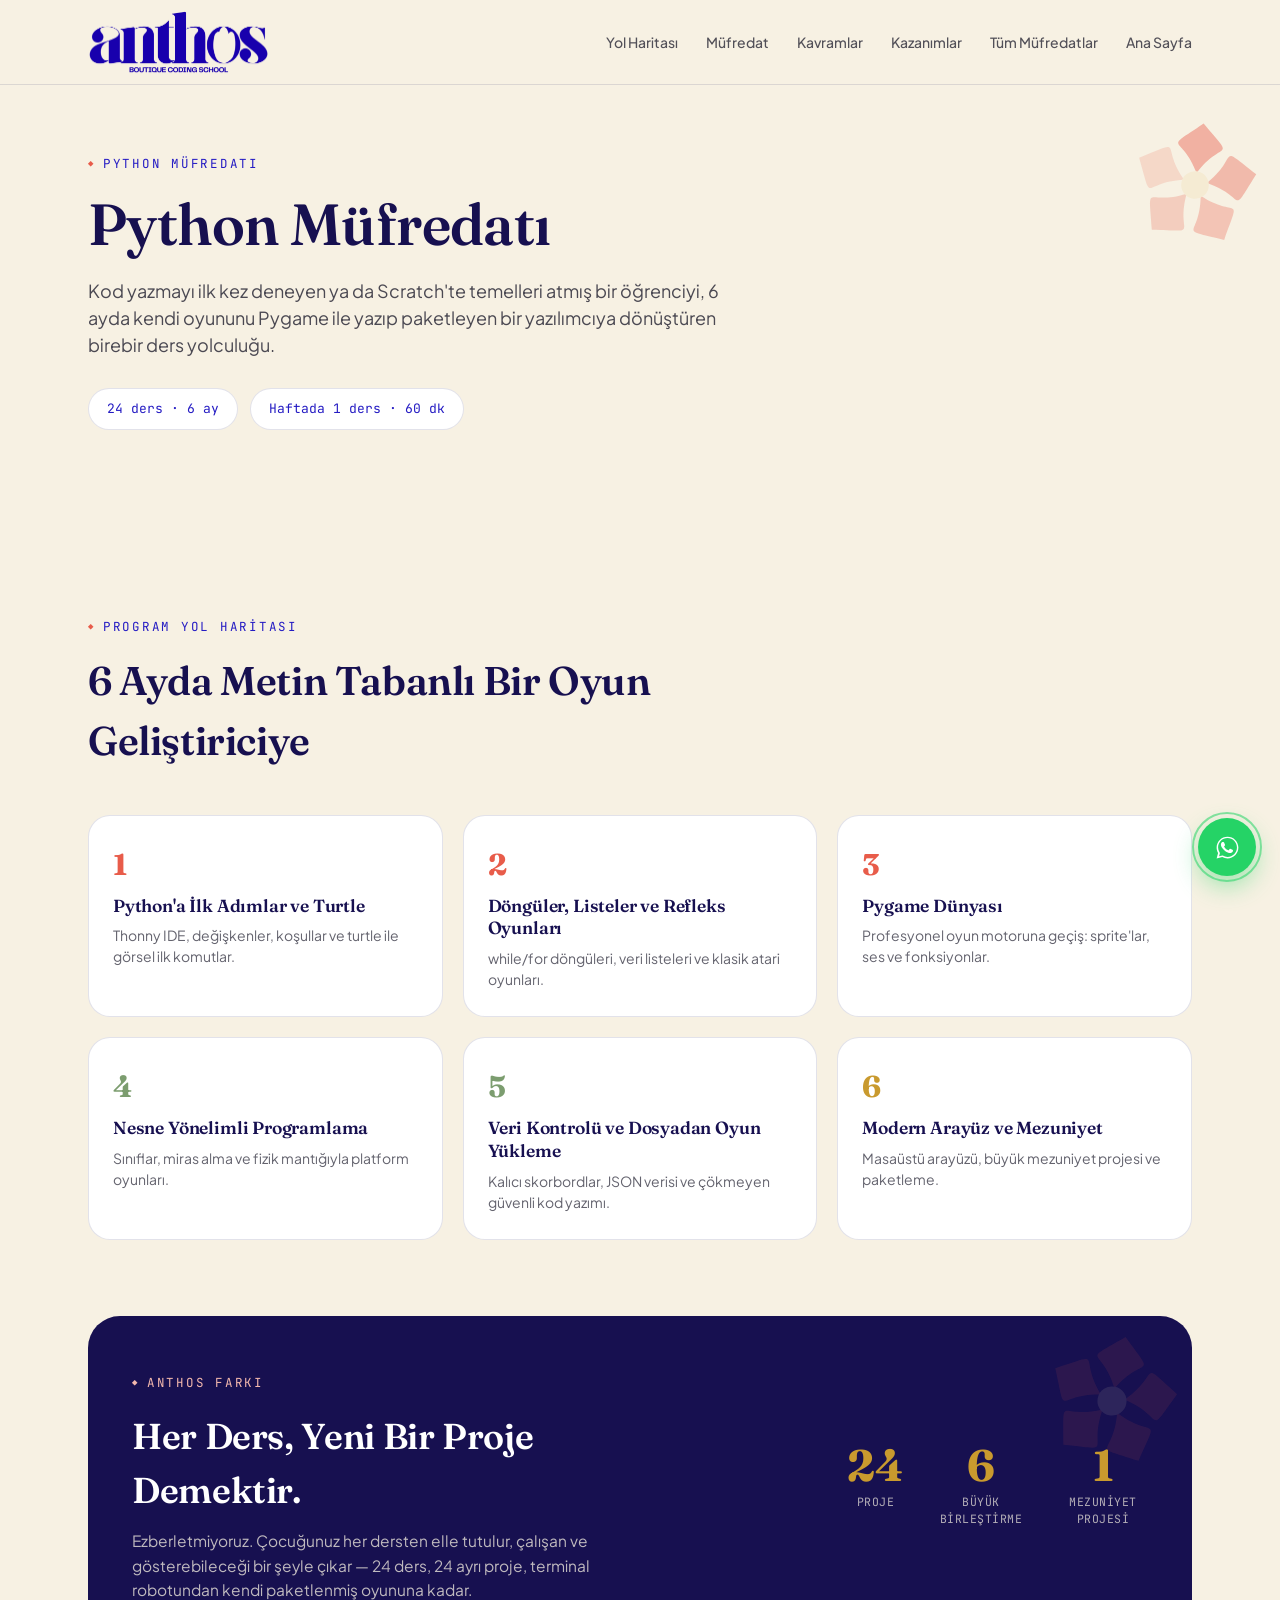
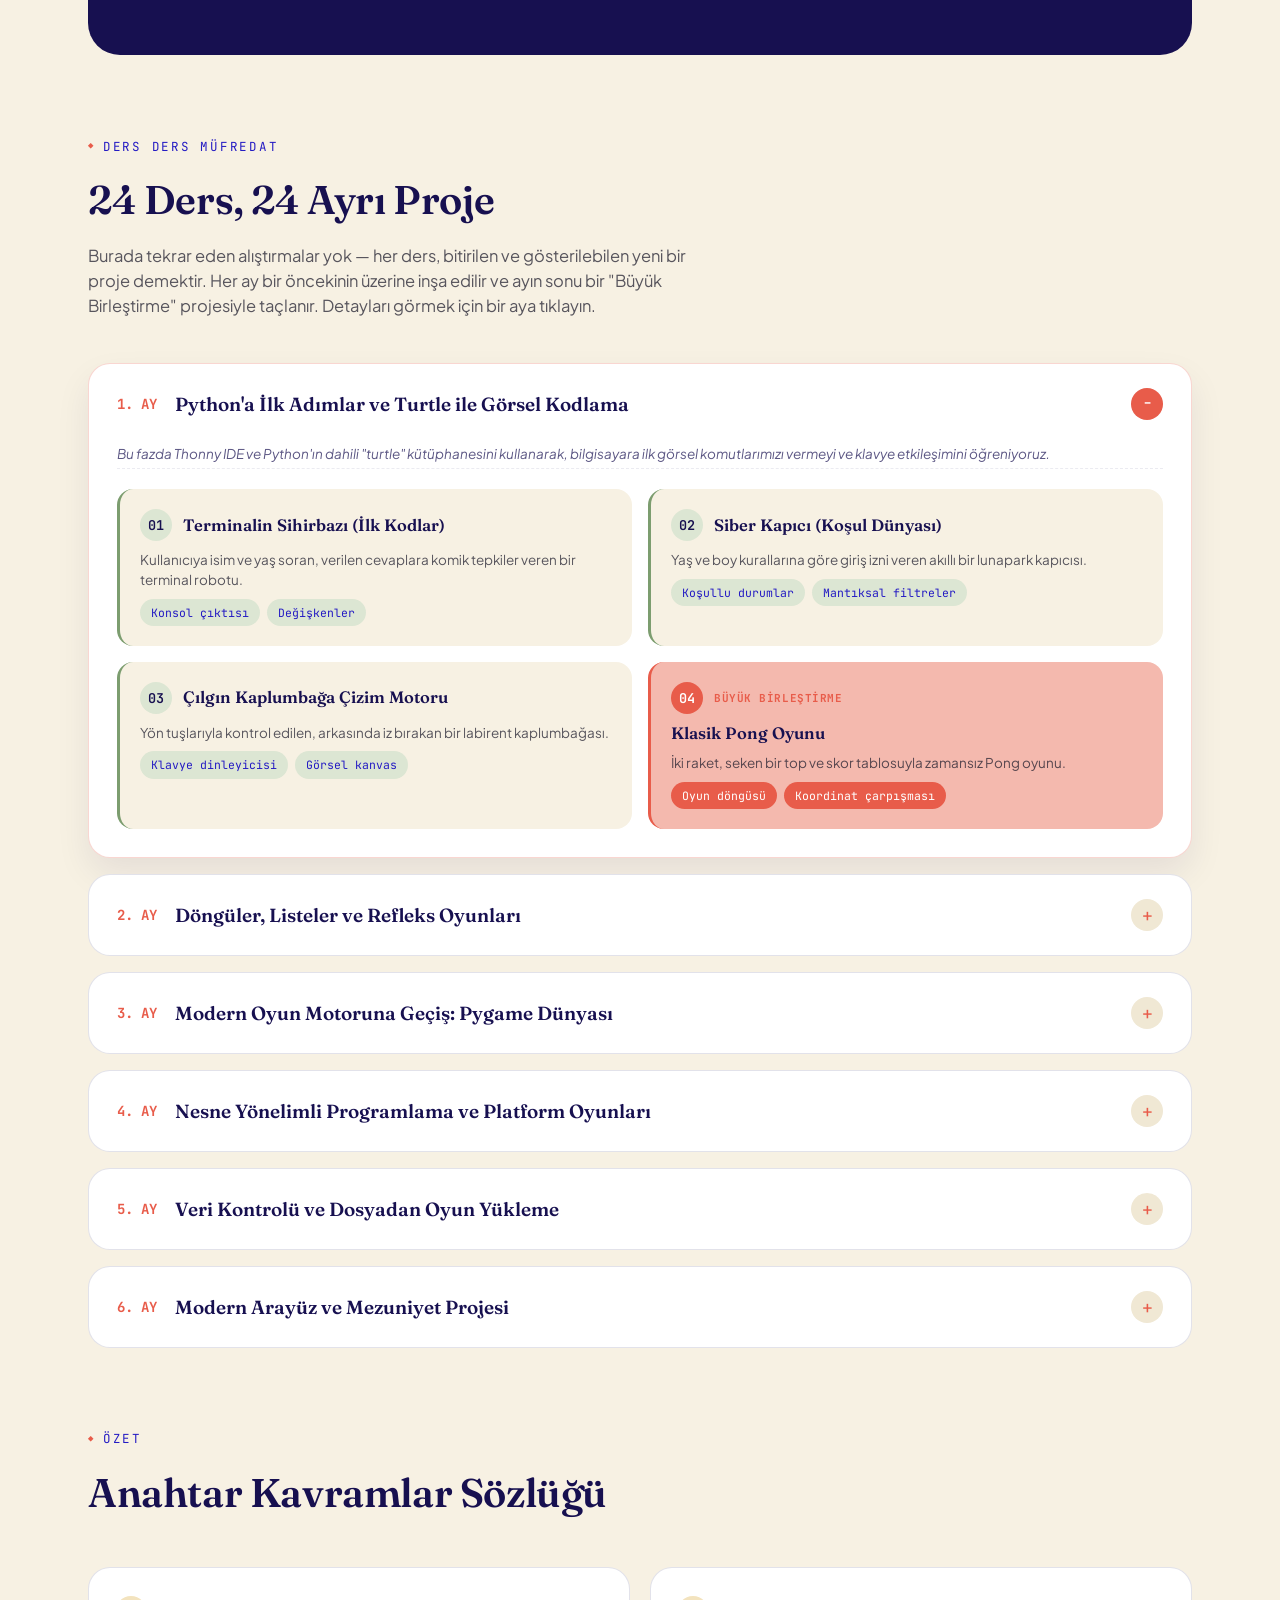
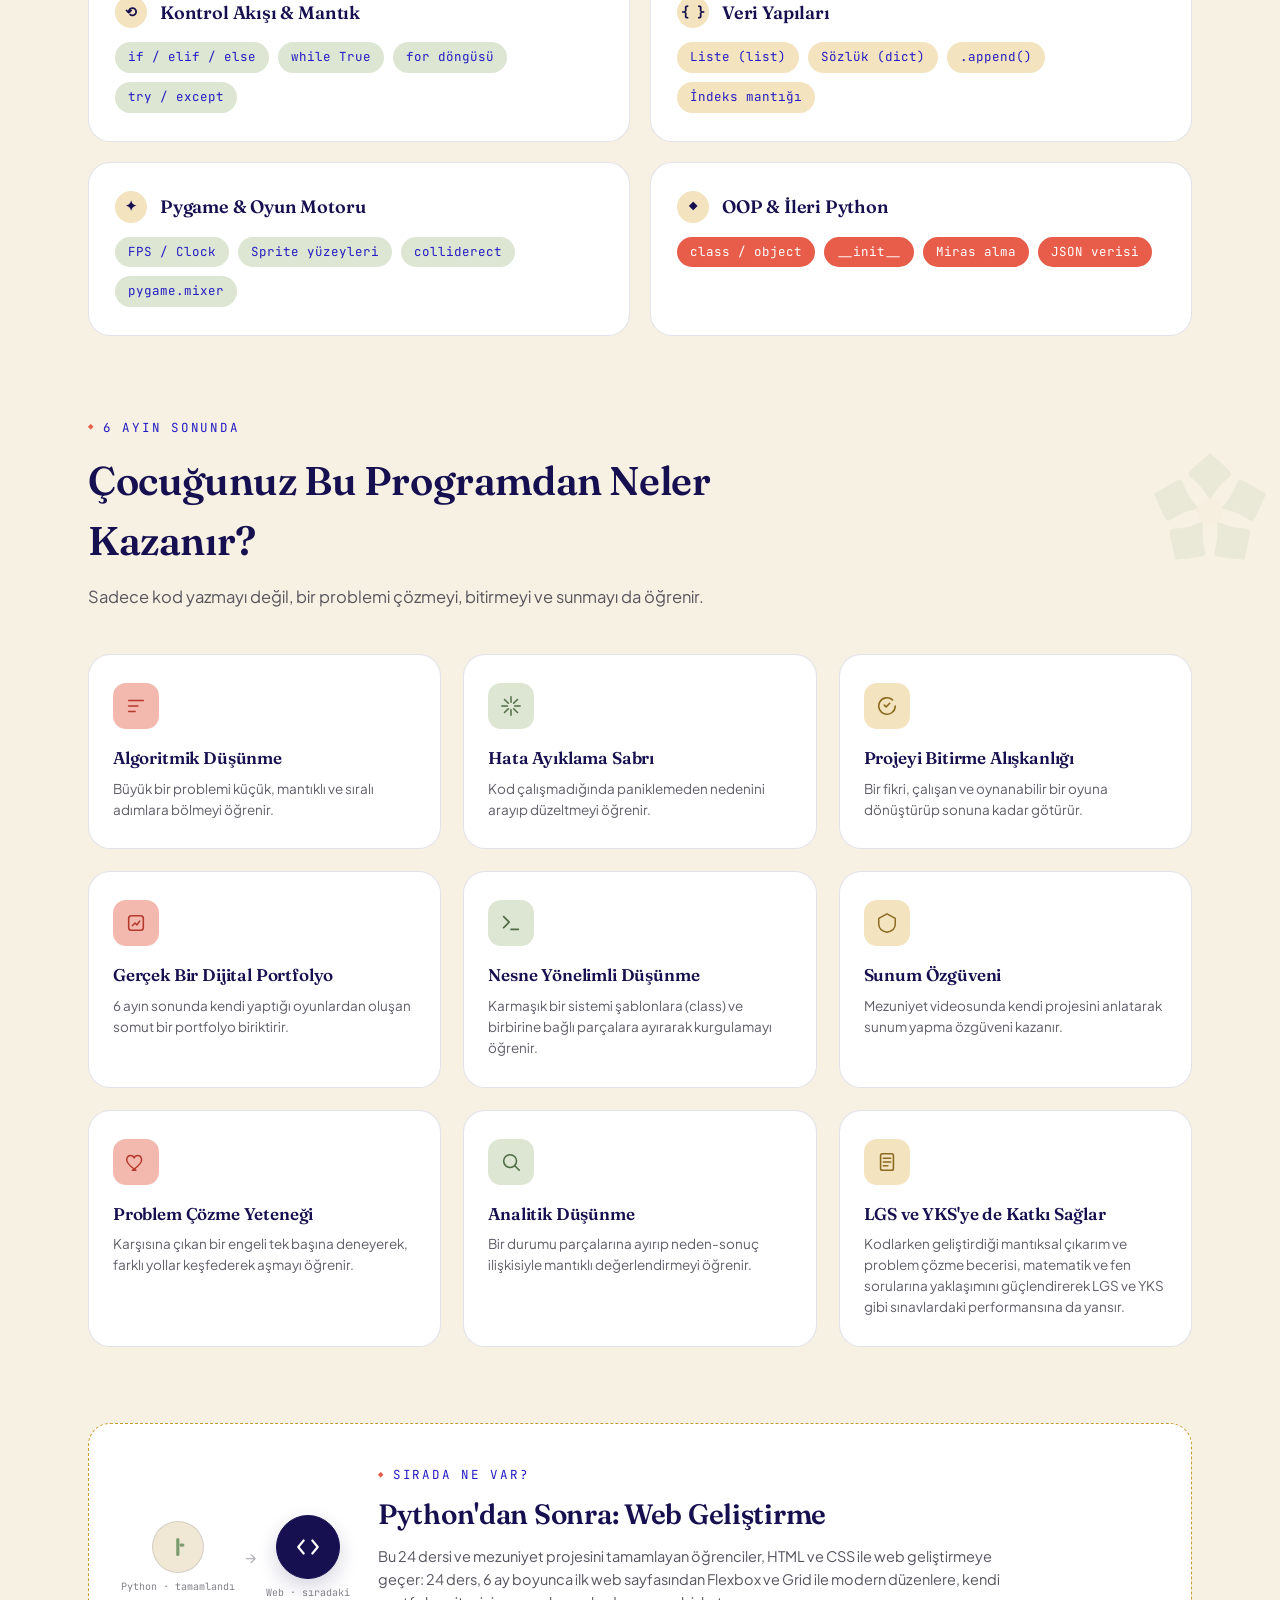
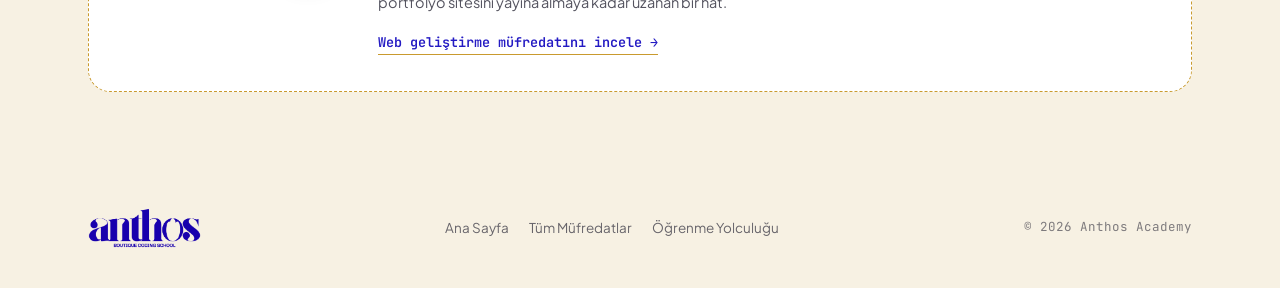
<file: python-mufredati.html>
<!DOCTYPE html>
<html lang="tr">
<head>
<meta charset="UTF-8">
<meta name="viewport" content="width=device-width, initial-scale=1.0">
<link rel="icon" type="image/png" href="favicon.png">
<meta name="robots" content="noindex, follow">
<title>Python Müfredatı — Anthos Butik Kodlama Okulu</title>
<meta name="description" content="Anthos Python ile Oyun Geliştirme müfredatı: 24 ders, 6 ay, aylık yol haritası. Thonny ve turtle'dan Pygame'e, nesne yönelimli programlamadan kendi mezuniyet projesini paketlemeye uzanan birebir ders yolculuğu. Scratch bilgisi şart değil.">
<link rel="canonical" href="https://anthosacademy.com/python-mufredati.html">

<meta property="og:type" content="website">
<meta property="og:site_name" content="Anthos — Butik Kodlama Okulu">
<meta property="og:title" content="Python Müfredatı — Anthos Butik Kodlama Okulu">
<meta property="og:description" content="Anthos Python ile Oyun Geliştirme müfredatı: 24 ders, 6 ay, aylık yol haritası. Thonny ve turtle'dan Pygame'e uzanan birebir ders yolculuğu.">
<meta property="og:url" content="https://anthosacademy.com/python-mufredati.html">
<meta property="og:locale" content="tr_TR">
<meta property="og:image" content="https://anthosacademy.com/og-image.png">
<meta property="og:image:width" content="1200">
<meta property="og:image:height" content="630">

<meta name="twitter:card" content="summary_large_image">
<meta name="twitter:title" content="Python Müfredatı — Anthos Butik Kodlama Okulu">
<meta name="twitter:description" content="Anthos Python ile Oyun Geliştirme müfredatı: 24 ders, 6 ay, aylık yol haritası. Thonny ve turtle'dan Pygame'e uzanan birebir ders yolculuğu.">
<meta name="twitter:image" content="https://anthosacademy.com/og-image.png">
<link rel="preconnect" href="https://fonts.googleapis.com">
<link rel="preconnect" href="https://fonts.gstatic.com" crossorigin>
<link href="https://fonts.googleapis.com/css2?family=Fraunces:ital,opsz,wght@0,9..144,300;0,9..144,500;0,9..144,600;0,9..144,700;1,9..144,500&family=Plus+Jakarta+Sans:wght@400;500;600;700&family=JetBrains+Mono:wght@400;500&display=swap" rel="stylesheet">
<link rel="stylesheet" href="style.css">
<style>
  :root{--radius: 22px;
  }
  html{scroll-behavior:smooth;}
  @media (prefers-reduced-motion: reduce){
    html{scroll-behavior:auto;}
    *{animation-duration:0.001ms !important; animation-iteration-count:1 !important; transition-duration:0.001ms !important;}
  }
  body{
    background:var(--cream); color:var(--charcoal);
    font-family:'Plus Jakarta Sans', sans-serif; line-height:1.5;
    -webkit-font-smoothing:antialiased; overflow-x:hidden;
  }
  a{color:inherit; text-decoration:none;}
  img,svg{display:block; max-width:100%;}
  .wrap{max-width:1160px; margin:0 auto; padding:0 28px;}
  .eyebrow{
    font-family:'JetBrains Mono', monospace; font-size:12.5px; letter-spacing:0.14em;
    text-transform:uppercase; color:var(--ink); display:inline-flex; align-items:center; gap:8px;
  }
  .eyebrow::before{content:"◆"; font-size:9px; color:var(--bloom);}
  h1,h2,h3{font-family:'Fraunces', serif; color:var(--ink-deep); font-weight:600; letter-spacing:-0.01em;}

  .scroll-progress{position:fixed; top:0; left:0; height:3px; width:0%; background:linear-gradient(90deg, var(--bloom), var(--gold)); z-index:100;}

  .wa-float{
    position:fixed; right:24px; bottom:24px; z-index:90;
    width:58px; height:58px; border-radius:50%; background:#25D366;
    display:flex; align-items:center; justify-content:center;
    box-shadow:0 10px 24px rgba(37,211,102,0.42);
    transition:transform .2s ease, box-shadow .2s ease;
  }
  .wa-float:hover{transform:scale(1.08); box-shadow:0 14px 30px rgba(37,211,102,0.5);}
  .wa-float svg{width:29px; height:29px; position:relative; z-index:1;}
  .wa-float::before{
    content:""; position:absolute; inset:-6px; border-radius:50%;
    border:2px solid rgba(37,211,102,0.55); animation:wa-pulse 2.2s ease-out infinite;
  }
  @keyframes wa-pulse{ 0%{transform:scale(0.92); opacity:0.85;} 100%{transform:scale(1.45); opacity:0;} }
  @media(max-width:600px){ .wa-float{right:16px; bottom:16px; width:52px; height:52px;} .wa-float svg{width:26px; height:26px;} }

  .reveal{opacity:0; transform:translateY(18px); transition:opacity 0.7s ease, transform 0.7s ease;}
  .reveal.in{opacity:1; transform:translateY(0);}

  .btn{
    display:inline-flex; align-items:center; justify-content:center; gap:8px;
    font-family:'Plus Jakarta Sans', sans-serif; font-weight:600; font-size:14.5px;
    padding:13px 24px; border-radius:100px; cursor:pointer; border:none;
    transition:transform 0.18s ease, box-shadow 0.18s ease; white-space:nowrap;
  }
  .btn:focus-visible{outline:2px solid var(--ink); outline-offset:3px;}
  .btn-primary{background:var(--bloom); color:#fff; box-shadow:0 6px 18px rgba(232,92,74,0.32); position:relative; overflow:hidden;}
  .btn-primary:hover{transform:translateY(-2px); box-shadow:0 10px 22px rgba(232,92,74,0.4);}
  .btn-primary::before{content:""; position:absolute; top:0; left:-60%; width:40%; height:100%; background:linear-gradient(120deg, transparent, rgba(255,255,255,0.45), transparent); transform:skewX(-20deg); transition:left .6s ease; pointer-events:none;}
  .btn-primary:hover::before{left:130%;}
  .btn-ghost{background:transparent; color:var(--ink-deep); border:1.5px solid var(--line);}
  .btn-ghost:hover{border-color:var(--ink);}

  /* NAV */
  .nav{position:sticky; top:0; z-index:50; background:rgba(247,241,227,0.86); backdrop-filter:blur(10px); border-bottom:1px solid var(--line);}
  .nav-inner{display:flex; align-items:center; justify-content:space-between; padding:10px 28px; max-width:1160px; margin:0 auto;}
  .brand{display:flex; align-items:center; gap:10px; line-height:1;}
  .brand-logo-img{height:64px; width:auto; flex-shrink:0; transition:transform .3s cubic-bezier(.34,1.56,.64,1);}
  .brand:hover .brand-logo-img{transform:rotate(-4deg) scale(1.05);}
  .nav-links{display:none; align-items:center; gap:28px;}
  .nav-links a{font-size:14px; font-weight:500; color:var(--charcoal); opacity:0.75; transition:opacity 0.2s; position:relative;}
  .nav-links a::after{content:""; position:absolute; left:0; right:100%; bottom:-4px; height:2px; background:var(--bloom); transition:right .25s ease;}
  .nav-links a:hover{opacity:1;}
  .nav-links a:hover::after{right:0;}
  .nav-cta{display:none;}
  @media(min-width:860px){ .nav-cta{display:inline-flex;} .nav-links{display:flex;} }

  .nav-hamburger{
    display:flex; align-items:center; justify-content:center;
    width:38px; height:38px; background:none; border:none; cursor:pointer;
    flex-shrink:0; padding:0; gap:5px; flex-direction:column;
  }
  .nav-hamburger span{
    display:block; width:22px; height:2px; background:var(--ink-deep);
    border-radius:2px; transition:transform 0.2s ease, opacity 0.2s ease;
  }
  .nav-hamburger.open span:nth-child(1){transform:translateY(7px) rotate(45deg);}
  .nav-hamburger.open span:nth-child(2){opacity:0;}
  .nav-hamburger.open span:nth-child(3){transform:translateY(-7px) rotate(-45deg);}
  @media(min-width:860px){ .nav-hamburger{display:none;} }
  @media(max-width:859px){
    .nav-links.open{
      display:flex; position:absolute; top:100%; left:0; right:0;
      flex-direction:column; align-items:stretch; gap:0;
      background:#fdf9f0; border-top:1px solid var(--line);
      box-shadow:0 12px 24px rgba(23,16,80,0.12);
      padding:6px 28px 18px; z-index:60;
    }
    .nav-links.open a{
      padding:14px 4px; border-bottom:1px solid var(--line);
      font-size:15px; white-space:normal;
    }
  }

  /* HERO */
  .hero{position:relative; padding:64px 0 72px; overflow:hidden;}
  .hero-flower{position:absolute; top:-40px; right:-10px; width:190px; height:280px; opacity:0.5; transform:rotate(8deg); z-index:0;}
  .hero .wrap{position:relative; z-index:1;}
  .hero-copy{max-width:820px;}
  .hero h1{font-size:clamp(36px,5.4vw,58px); line-height:1.05; margin:20px 0 22px;}
  .hero p.lead{font-size:18px; color:var(--charcoal); opacity:0.78; max-width:640px; margin-bottom:30px;}
  .hero-pills{display:flex; gap:12px; flex-wrap:wrap; margin-bottom:34px;}
  .hero-pill{
    font-family:'JetBrains Mono', monospace; font-size:13px; color:var(--ink);
    background:#fff; border:1.5px solid var(--line); border-radius:100px; padding:10px 18px;
  }

  /* ROADMAP */
  .section{padding:76px 0;}
  .section-head{max-width:640px; margin-bottom:44px;}
  .section-head h2{font-size:clamp(28px,3.4vw,40px); margin-top:14px;}
  .section-head p{font-size:16.5px; opacity:0.72; margin-top:14px;}

  .road-grid{display:grid; grid-template-columns:repeat(3,1fr); gap:20px;}
  @media(max-width:900px){ .road-grid{grid-template-columns:1fr 1fr;} }
  @media(max-width:600px){ .road-grid{grid-template-columns:1fr;} }
  .road-card{background:#fff; border:1px solid var(--line); border-radius:var(--radius); padding:26px 24px; transition:transform .25s ease, box-shadow .25s ease;}
  .road-card:hover{transform:translateY(-4px); box-shadow:0 16px 34px rgba(23,16,80,0.08);}
  .road-num{font-family:'Fraunces', serif; font-weight:700; font-size:30px; margin-bottom:8px; display:block;}
  .road-card h3{font-size:17.5px; margin-bottom:8px; line-height:1.3;}
  .road-card p{font-size:14px; opacity:0.68;}

  /* CURRICULUM ACCORDION */
  .month-list{display:flex; flex-direction:column; gap:16px;}
  .month-item{background:#fff; border:1px solid var(--line); border-radius:var(--radius); overflow:hidden; transition:box-shadow .25s ease, border-color .25s ease;}
  .month-item.open{box-shadow:0 16px 34px rgba(23,16,80,0.08); border-color:rgba(232,92,74,0.25);}
  .month-q{
    width:100%; display:flex; align-items:center; justify-content:space-between; gap:20px;
    padding:24px 28px; background:transparent; border:none; cursor:pointer; text-align:left;
  }
  .month-q:focus-visible{outline:2px solid var(--ink); outline-offset:-2px;}
  .month-q-left{display:flex; align-items:center; gap:18px;}
  .month-tag{font-family:'JetBrains Mono', monospace; font-size:14px; color:var(--bloom); font-weight:700; flex-shrink:0;}
  .month-title{font-family:'Fraunces', serif; font-weight:600; font-size:19px; color:var(--ink-deep);}
  .month-icon{
    flex-shrink:0; width:32px; height:32px; border-radius:50%; background:var(--cream-2); color:var(--bloom);
    display:flex; align-items:center; justify-content:center; font-size:18px; font-family:'JetBrains Mono', monospace;
    transition:transform .3s ease, background .3s ease, color .3s ease;
  }
  .month-item.open .month-icon{background:var(--bloom); color:#fff; transform:rotate(180deg);}
  .month-panel{max-height:0; overflow:hidden; transition:max-height .4s ease;}
  .month-item.open .month-panel{max-height:1000px;}
  .month-panel-inner{padding:0 28px 28px; display:grid; grid-template-columns:1fr 1fr; gap:16px;}
  @media(max-width:700px){ .month-panel-inner{grid-template-columns:1fr;} }
  .month-intro{grid-column:1/-1; font-family:'Plus Jakarta Sans', sans-serif; font-size:13.5px; font-style:italic; color:var(--ink-deep); opacity:0.7; line-height:1.55; padding-bottom:4px; border-bottom:1px dashed var(--line); margin-bottom:4px;}
  .lesson-card{background:var(--cream); border-radius:16px; padding:20px; display:flex; flex-direction:column; gap:9px; border-left:3px solid var(--sage); transition:transform .25s ease, box-shadow .25s ease;}
  .lesson-card:hover{transform:translateY(-3px); box-shadow:0 10px 22px rgba(23,16,80,0.08);}
  .lesson-card.final{background:var(--bloom-soft); border-left-color:var(--bloom);}

  /* PROMISE BAND */
  .promise-band{
    background:var(--ink-deep); border-radius:32px; padding:52px 44px;
    display:flex; align-items:center; justify-content:space-between; gap:40px; flex-wrap:wrap;
    position:relative; overflow:hidden;
  }
  .promise-copy{max-width:520px; position:relative; z-index:1;}
  .promise-copy .eyebrow{color:var(--bloom-soft);}
  .promise-copy .eyebrow::before{color:var(--bloom-soft);}
  .promise-copy h2{color:#fff; font-size:clamp(26px,3.2vw,36px); margin:16px 0 12px;}
  .promise-copy p{color:rgba(247,241,227,0.75); font-size:15.5px; line-height:1.6;}
  .promise-stats{display:flex; gap:32px; position:relative; z-index:1;}
  .promise-stat{text-align:center;}
  .promise-stat strong{display:block; font-family:'Fraunces', serif; font-size:44px; color:var(--gold); line-height:1;}
  .promise-stat span{font-family:'JetBrains Mono', monospace; font-size:11.5px; color:rgba(247,241,227,0.7); text-transform:uppercase; letter-spacing:0.04em; display:block; margin-top:6px; max-width:90px;}
  .promise-flower{position:absolute; width:200px; height:290px; opacity:0.1; z-index:0;}
  .promise-flower.pf1{top:-60px; right:-20px; transform:rotate(12deg);}
  @media(max-width:760px){ .promise-band{flex-direction:column; align-items:flex-start; padding:40px 28px;} .promise-stats{gap:22px;} }
  .lesson-head{display:flex; align-items:center; gap:11px;}
  .lesson-num{
    width:32px; height:32px; border-radius:50%; background:var(--sage-soft); color:var(--ink-deep);
    font-family:'JetBrains Mono', monospace; font-weight:600; font-size:13.5px;
    display:flex; align-items:center; justify-content:center; flex-shrink:0;
  }
  .lesson-card.final .lesson-num{background:var(--bloom); color:#fff;}
  .lesson-final-tag{font-family:'JetBrains Mono', monospace; font-size:11px; color:var(--bloom); font-weight:700; letter-spacing:0.05em;}
  .lesson-card h4{font-family:'Fraunces', serif; font-weight:600; font-size:16.5px; color:var(--ink-deep); line-height:1.3;}
  .lesson-card p{font-family:'Plus Jakarta Sans', sans-serif; font-size:13.5px; color:var(--charcoal); opacity:0.72; line-height:1.45;}
  .lesson-card p strong{color:var(--ink-deep); opacity:1; font-weight:600;}
  .lesson-card.final p strong{color:#fff;}
  .lesson-tags{display:flex; gap:7px; flex-wrap:wrap;}
  .lesson-tag{font-family:'JetBrains Mono', monospace; font-size:11.5px; color:var(--ink); background:var(--sage-soft); border-radius:100px; padding:5px 11px;}
  .lesson-card.final .lesson-tag{color:#fff; background:var(--bloom);}

  /* DETAILED LESSON SAMPLE (ders sunumu formatı) */
  .lesson-detail{
    grid-column:1 / -1; background:#fff; border:1px solid var(--line); border-radius:18px;
    padding:30px; display:grid; grid-template-columns:1.3fr 1fr; gap:32px; align-items:start;
  }
  @media(max-width:820px){ .lesson-detail{grid-template-columns:1fr;} }
  .lesson-detail-num{
    font-family:'JetBrains Mono', monospace; font-size:20px; font-weight:700; color:var(--ink-deep);
    display:inline-block; margin-bottom:12px;
  }
  .lesson-detail-copy h4{font-family:'Fraunces', serif; font-weight:700; font-size:25px; color:var(--ink-deep); margin-bottom:18px;}
  .lesson-detail-copy p{font-size:14.5px; line-height:1.65; color:var(--charcoal); margin-bottom:14px;}
  .lesson-detail-copy p strong{color:var(--ink-deep); font-weight:700;}
  .lesson-detail-kavram > span{display:block; font-family:'Fraunces', serif; font-weight:700; font-size:14.5px; color:var(--ink-deep); margin:18px 0 12px;}
  .lesson-detail-tags{display:flex; gap:10px; flex-wrap:wrap;}
  .ldt{font-family:'Plus Jakarta Sans', sans-serif; font-weight:700; font-size:13px; color:#fff; padding:9px 16px; border-radius:100px;}
  .ldt.orange{background:#EA9A4E;}
  .ldt.teal{background:#5FB39A;}
  .ldt.purple{background:#8B7FE0;}

  .scratch-mock{background:#fff; border:1px solid var(--line); border-radius:16px; overflow:hidden; box-shadow:0 12px 28px rgba(23,16,80,0.1); position:sticky; top:90px;}
  .scratch-mock-top{display:flex; align-items:center; gap:7px; padding:10px 14px; background:#EDEAE0; border-bottom:1px solid var(--line);}
  .sm-dot{width:11px; height:11px; border-radius:50%;}
  .sm-dot.green{background:#3FB65A;}
  .sm-dot.red{background:#E85C4A;}
  .sm-top-spacer{flex:1;}
  .sm-top-icon{width:16px; height:13px; border-radius:3px; background:#fff; border:1px solid var(--line);}
  .scratch-mock-stage{position:relative; height:190px; background:linear-gradient(180deg,#7FDDEA 0%,#3FBCD6 55%,#1F8FB8 100%); overflow:hidden;}
  .sm-tree{position:absolute; bottom:0; width:2px; background:#0F5C6E; opacity:0.35;}
  .sm-tree::before,.sm-tree::after{content:""; position:absolute; width:2px; height:16px; background:#0F5C6E; top:6px;}
  .sm-tree::before{left:-8px; transform:rotate(30deg); transform-origin:bottom;}
  .sm-tree::after{left:8px; transform:rotate(-30deg); transform-origin:bottom;}
  .sm-tree-1{left:18px; height:70px;}
  .sm-tree-2{right:24px; height:56px;}
  .sm-coral{position:absolute; bottom:0; border-radius:8px 8px 0 0;}
  .sm-coral-1{left:14px; width:16px; height:38px; background:#B5459C;}
  .sm-coral-2{left:34px; width:12px; height:26px; background:#7C3FA0;}
  .sm-coral-3{right:18px; width:18px; height:44px; background:#D6567A;}
  .sm-coral-4{right:42px; width:12px; height:22px; background:#5FB39A;}
  .sm-sand{position:absolute; left:0; right:0; bottom:0; height:16px; background:#E4D6A8; opacity:0.9;}
  .sm-shark{position:absolute; width:64px; height:44px; top:70px; left:88px; filter:drop-shadow(0 3px 4px rgba(0,0,0,0.15));}
  .sm-clownfish{position:absolute; width:26px; height:22px; top:108px; left:150px;}
  .scratch-mock-panel{padding:10px 14px 12px; background:#F7F5EE; display:flex; flex-direction:column; gap:8px;}
  .sm-panel-row{display:flex; align-items:center; gap:6px; flex-wrap:wrap;}
  .sm-panel-label{font-family:'Plus Jakarta Sans', sans-serif; font-size:10px; font-weight:700; color:var(--ink-deep); opacity:0.6;}
  .sm-panel-field{font-family:'JetBrains Mono', monospace; font-size:10.5px; color:var(--ink-deep); background:#fff; border:1px solid var(--line); border-radius:8px; padding:5px 9px;}
  .sm-panel-field.sm-small{padding:5px 8px; min-width:26px; text-align:center;}
  .sm-eye{width:14px; height:14px; border-radius:50%; background:#fff; border:1.5px solid var(--bloom-soft); position:relative; flex-shrink:0;}
  .sm-eye::before{content:""; position:absolute; inset:3px; border-radius:50%; background:var(--bloom);}
  .sm-panel-bottom{display:flex; align-items:flex-end; justify-content:space-between; gap:10px;}
  .sm-thumbs{display:flex; gap:8px;}
  .sm-thumb{display:flex; flex-direction:column; align-items:center; gap:3px;}
  .sm-thumb-box{width:34px; height:34px; border-radius:8px; background:#fff; border:1.5px solid var(--line); display:flex; align-items:center; justify-content:center; font-size:16px;}
  .sm-thumb.active .sm-thumb-box{border-color:var(--bloom); box-shadow:0 0 0 2px rgba(232,92,74,0.18);}
  .sm-thumb small{font-family:'Plus Jakarta Sans', sans-serif; font-size:8.5px; color:var(--ink-deep); opacity:0.6;}
  .sm-scene{display:flex; flex-direction:column; align-items:center; gap:3px;}
  .sm-scene-box{width:38px; height:30px; border-radius:8px; background:linear-gradient(180deg,#7FDDEA,#1F8FB8); border:1.5px solid var(--line);}
  .sm-scene small{font-family:'Plus Jakarta Sans', sans-serif; font-size:8.5px; color:var(--ink-deep); opacity:0.6; text-align:center; line-height:1.3;}

  /* GLOSSARY */
  .glossary-grid{display:grid; grid-template-columns:1fr 1fr; gap:20px;}
  @media(max-width:700px){ .glossary-grid{grid-template-columns:1fr;} }
  .gloss-card{background:#fff; border:1px solid var(--line); border-radius:var(--radius); padding:28px 26px; transition:transform .25s ease, box-shadow .25s ease;}
  .gloss-card:hover{transform:translateY(-4px); box-shadow:0 16px 34px rgba(23,16,80,0.08);}
  .gloss-head{display:flex; align-items:center; gap:13px; margin-bottom:14px;}
  .gloss-icon{width:32px; height:32px; border-radius:50%; background:var(--gold-soft); display:flex; align-items:center; justify-content:center; font-family:'JetBrains Mono', monospace; font-weight:700; color:var(--ink-deep); font-size:14px; flex-shrink:0; transition:transform .3s cubic-bezier(.34,1.56,.64,1);}
  .gloss-card:hover .gloss-icon{transform:scale(1.12) rotate(-6deg);}
  .gloss-card h3{font-size:18px;}
  .gloss-tags{display:flex; gap:9px; flex-wrap:wrap;}
  .gloss-tag{font-family:'JetBrains Mono', monospace; font-size:12.5px; color:var(--ink); background:var(--sage-soft); border-radius:100px; padding:6px 13px;}
  .gloss-tag.gold{background:var(--gold-soft);}
  .gloss-tag.bloom{color:#fff; background:var(--bloom);}

  /* stagger reveal for grids */
  :is(.road-grid,.glossary-grid,.kazanim-grid) > .reveal:nth-child(1){transition-delay:0s;}
  :is(.road-grid,.glossary-grid,.kazanim-grid) > .reveal:nth-child(2){transition-delay:.08s;}
  :is(.road-grid,.glossary-grid,.kazanim-grid) > .reveal:nth-child(3){transition-delay:.16s;}
  :is(.road-grid,.glossary-grid,.kazanim-grid) > .reveal:nth-child(4){transition-delay:.24s;}
  :is(.road-grid,.glossary-grid,.kazanim-grid) > .reveal:nth-child(5){transition-delay:.32s;}
  :is(.road-grid,.glossary-grid,.kazanim-grid) > .reveal:nth-child(6){transition-delay:.4s;}
  .kazanim-grid > .reveal:nth-child(7){transition-delay:.48s;}
  .kazanim-grid > .reveal:nth-child(8){transition-delay:.56s;}
  .kazanim-grid > .reveal:nth-child(9){transition-delay:.64s;}

  /* TEASER: SIRADA NE VAR */
  .teaser-band{
    background:#fff; border:1.5px dashed var(--gold); border-radius:var(--radius);
    padding:36px 32px; display:flex; align-items:center; gap:28px; flex-wrap:wrap;
    transition:box-shadow .3s ease, transform .3s ease;
  }
  .teaser-band:hover{transform:translateY(-3px); box-shadow:0 16px 34px rgba(23,16,80,0.08);}
  .teaser-icon{flex-shrink:0; width:64px; height:64px; border-radius:18px; background:var(--gold-soft); display:flex; align-items:center; justify-content:center;}
  .teaser-stages{flex-shrink:0; display:flex; align-items:center; gap:8px;}
  .teaser-stage-icon{width:52px; height:52px; border-radius:50%; display:flex; align-items:center; justify-content:center; background:var(--cream-2); border:1.5px solid var(--line); transition:transform .25s ease;}
  .teaser-stage-icon.current{width:64px; height:64px; background:var(--ink-deep); border-color:var(--ink-deep); box-shadow:0 8px 20px rgba(23,16,80,0.18);}
  .teaser-stage-icon.next{background:var(--bloom-soft); border-color:var(--bloom-soft); opacity:0.85;}
  .teaser-band:hover .teaser-stage-icon.next{transform:scale(1.08);}
  .teaser-stage-label{font-family:'JetBrains Mono', monospace; font-size:10px; text-align:center; opacity:0.55; margin-top:6px; display:block;}
  .teaser-stage-wrap{display:flex; flex-direction:column; align-items:center;}
  .teaser-stage-arrow{opacity:0.35; font-size:16px; margin:0 2px;}
  .teaser-copy{flex:1; min-width:260px;}
  .teaser-copy h2{font-size:clamp(22px,2.6vw,28px); margin:8px 0 10px;}
  .teaser-copy p{font-size:14.5px; opacity:0.75; line-height:1.6; margin-bottom:14px; max-width:640px;}
  .teaser-link{font-family:'JetBrains Mono', monospace; font-size:13.5px; color:var(--ink); font-weight:600; border-bottom:1.5px solid var(--gold); padding-bottom:2px; display:inline-flex; align-items:center; gap:6px; transition:color .2s ease;}
  .teaser-link:hover{color:var(--bloom);}

  /* KAZANIMLAR */
  .kazanim-section{position:relative; overflow:hidden;}
  .kazanim-flower{position:absolute; top:-30px; right:-20px; width:180px; height:260px; opacity:0.12; z-index:0;}
  .kazanim-section .wrap{position:relative; z-index:1;}
  .kazanim-grid{display:grid; grid-template-columns:repeat(3,1fr); gap:22px;}
  @media(max-width:900px){ .kazanim-grid{grid-template-columns:1fr 1fr;} }
  @media(max-width:600px){ .kazanim-grid{grid-template-columns:1fr;} }
  .kazanim-card{background:#fff; border:1px solid var(--line); border-radius:var(--radius); padding:28px 24px; transition:transform .3s ease, box-shadow .3s ease;}
  .kazanim-card:hover{transform:translateY(-5px); box-shadow:0 16px 34px rgba(23,16,80,0.09);}
  .kazanim-icon{width:46px; height:46px; border-radius:13px; display:flex; align-items:center; justify-content:center; margin-bottom:16px; transition:transform .3s cubic-bezier(.34,1.56,.64,1);}
  .kazanim-card:hover .kazanim-icon{transform:scale(1.1) rotate(-5deg);}
  .kazanim-card.c-bloom .kazanim-icon{background:var(--bloom-soft);}
  .kazanim-card.c-sage .kazanim-icon{background:var(--sage-soft);}
  .kazanim-card.c-gold .kazanim-icon{background:var(--gold-soft);}
  .kazanim-card h3{font-size:17px; margin-bottom:8px;}
  .kazanim-card p{font-size:13.5px; opacity:0.7; line-height:1.55;}

  /* CLOSING CTA */
  .cta-band{background:var(--ink-deep); border-radius:32px; margin:0 20px; padding:72px 40px; position:relative; overflow:hidden; text-align:center;}
  .cta-flower{position:absolute; width:170px; height:250px; opacity:0.18;}
  .cta-flower.f1{top:-40px; left:40px; transform:rotate(-8deg);}
  .cta-flower.f2{bottom:-50px; right:50px; transform:rotate(10deg); opacity:0.14;}
  .cta-band .wrap{position:relative; z-index:1; max-width:700px;}
  .cta-band .eyebrow{color:var(--bloom-soft);}
  .cta-band .eyebrow::before{color:var(--bloom-soft);}
  .cta-band h2{color:#fff; font-size:clamp(28px,3.6vw,40px); margin:20px 0 18px;}
  .cta-band p{color:rgba(247,241,227,0.75); font-size:16.5px; margin-bottom:32px;}

  footer{padding:40px 0; display:flex; align-items:center; justify-content:space-between; flex-wrap:wrap; gap:16px;}
  footer .brand-logo-img{height:40px;}
  footer .foot-links{display:flex; gap:20px; align-items:center;}
  footer .foot-links a{font-size:13.5px; opacity:0.65;}
  footer .foot-links a:hover{opacity:1;}
  footer .foot-copy{font-family:'JetBrains Mono', monospace; font-size:12.5px; color:var(--charcoal); opacity:0.55;}
</style>
</head>
<body>
<div class="scroll-progress" id="scrollProgress"></div>
<a class="wa-float" href="https://wa.me/905305860216" target="_blank" rel="noopener" aria-label="WhatsApp'tan bize yazın">
  <svg viewBox="0 0 32 32" fill="none" xmlns="http://www.w3.org/2000/svg">
    <path d="M16.02 4C9.4 4 4 9.37 4 16c0 2.1.55 4.15 1.6 5.96L4 28l6.2-1.57A11.9 11.9 0 0 0 16.02 28C22.63 28 28 22.63 28 16S22.63 4 16.02 4Z" fill="#fff"/>
    <path d="M16.02 5.6c5.74 0 10.4 4.66 10.4 10.4s-4.66 10.4-10.4 10.4a10.35 10.35 0 0 1-5.28-1.45l-.38-.22-3.68.93.98-3.58-.25-.38A10.33 10.33 0 0 1 5.62 16c0-5.74 4.66-10.4 10.4-10.4Z" fill="#25D366"/>
    <path d="M12.1 10.35c-.24-.53-.5-.54-.73-.55h-.62c-.22 0-.57.08-.87.4-.3.32-1.14 1.11-1.14 2.7 0 1.59 1.17 3.13 1.33 3.35.16.22 2.27 3.64 5.6 4.96 2.77 1.1 3.33.88 3.94.82.6-.05 1.94-.79 2.21-1.56.27-.76.27-1.42.19-1.56-.08-.14-.3-.22-.62-.38-.32-.16-1.94-.96-2.24-1.07-.3-.11-.52-.16-.73.16-.22.32-.84 1.07-1.03 1.29-.19.22-.38.24-.7.08-.32-.16-1.36-.5-2.6-1.6-.96-.85-1.6-1.9-1.79-2.22-.19-.32-.02-.49.14-.65.14-.14.32-.38.48-.57.16-.19.21-.32.32-.54.11-.22.05-.4-.03-.57-.08-.16-.7-1.77-1-2.42Z" fill="#fff"/>
  </svg>
</a>

<nav class="nav">
  <div class="nav-inner">
    <a href="index.html" class="brand"><img class="brand-logo-img" src="logo.png" alt="Anthos"></a>
    <div class="nav-links">
      <a href="#yol-haritasi">Yol Haritası</a>
      <a href="#mufredat">Müfredat</a>
      <a href="#sozluk">Kavramlar</a>
      <a href="#kazanimlar">Kazanımlar</a>
      <a href="mufredatlar.html">Tüm Müfredatlar</a>
      <a href="index.html">Ana Sayfa</a>
    </div>
    <button type="button" class="nav-hamburger" id="navHamburger" aria-label="Menü" aria-expanded="false">
      <span></span><span></span><span></span>
    </button>
  </div>
</nav>

<header class="hero">
  <svg class="hero-flower" viewBox="0 0 220 220" xmlns="http://www.w3.org/2000/svg" aria-hidden="true">
    <g transform="translate(110,110)" opacity="0.85">
      <g fill="#E85C4A">
        <path d="M0,-14 C24,-58 44,-32 0,-72 C-44,-32 -24,-58 0,-14 Z" transform="rotate(0)"/>
        <path d="M0,-14 C24,-58 44,-32 0,-72 C-44,-32 -24,-58 0,-14 Z" transform="rotate(72)" opacity="0.85"/>
        <path d="M0,-14 C24,-58 44,-32 0,-72 C-44,-32 -24,-58 0,-14 Z" transform="rotate(144)" opacity="0.7"/>
        <path d="M0,-14 C24,-58 44,-32 0,-72 C-44,-32 -24,-58 0,-14 Z" transform="rotate(216)" opacity="0.55"/>
        <path d="M0,-14 C24,-58 44,-32 0,-72 C-44,-32 -24,-58 0,-14 Z" transform="rotate(288)" opacity="0.4"/>
      </g>
      <circle r="16" fill="#F3E3BE"/>
    </g>
  </svg>
  <div class="wrap">
    <div class="hero-copy reveal">
      <span class="eyebrow">Python Müfredatı</span>
      <h1>Python Müfredatı</h1>
      <p class="lead">Kod yazmayı ilk kez deneyen ya da Scratch'te temelleri atmış bir öğrenciyi, 6 ayda kendi oyununu Pygame ile yazıp paketleyen bir yazılımcıya dönüştüren birebir ders yolculuğu.</p>
      <div class="hero-pills">
        <span class="hero-pill">24 ders · 6 ay</span>
        <span class="hero-pill">Haftada 1 ders · 60 dk</span>
      </div>
    </div>
  </div>
</header>

<section class="section" id="yol-haritasi">
  <div class="wrap">
    <div class="section-head reveal">
      <span class="eyebrow">Program Yol Haritası</span>
      <h2>6 Ayda Metin Tabanlı Bir Oyun Geliştiriciye</h2>
    </div>
    <div class="road-grid">
      <div class="road-card reveal">
        <span class="road-num" style="color:var(--bloom);">1</span>
        <h3>Python'a İlk Adımlar ve Turtle</h3>
        <p>Thonny IDE, değişkenler, koşullar ve turtle ile görsel ilk komutlar.</p>
      </div>
      <div class="road-card reveal">
        <span class="road-num" style="color:var(--bloom);">2</span>
        <h3>Döngüler, Listeler ve Refleks Oyunları</h3>
        <p>while/for döngüleri, veri listeleri ve klasik atari oyunları.</p>
      </div>
      <div class="road-card reveal">
        <span class="road-num" style="color:var(--bloom);">3</span>
        <h3>Pygame Dünyası</h3>
        <p>Profesyonel oyun motoruna geçiş: sprite'lar, ses ve fonksiyonlar.</p>
      </div>
      <div class="road-card reveal">
        <span class="road-num" style="color:var(--sage);">4</span>
        <h3>Nesne Yönelimli Programlama</h3>
        <p>Sınıflar, miras alma ve fizik mantığıyla platform oyunları.</p>
      </div>
      <div class="road-card reveal">
        <span class="road-num" style="color:var(--sage);">5</span>
        <h3>Veri Kontrolü ve Dosyadan Oyun Yükleme</h3>
        <p>Kalıcı skorbordlar, JSON verisi ve çökmeyen güvenli kod yazımı.</p>
      </div>
      <div class="road-card reveal">
        <span class="road-num" style="color:var(--gold);">6</span>
        <h3>Modern Arayüz ve Mezuniyet</h3>
        <p>Masaüstü arayüzü, büyük mezuniyet projesi ve paketleme.</p>
      </div>
    </div>
  </div>
</section>

<section class="section" style="padding-top:0;">
  <div class="wrap">
    <div class="promise-band reveal">
      <svg class="promise-flower pf1" viewBox="0 0 220 220" xmlns="http://www.w3.org/2000/svg" aria-hidden="true">
        <g transform="translate(110,110)"><g fill="#E85C4A">
          <path d="M0,-14 C24,-58 44,-32 0,-72 C-44,-32 -24,-58 0,-14 Z" transform="rotate(0)"/>
          <path d="M0,-14 C24,-58 44,-32 0,-72 C-44,-32 -24,-58 0,-14 Z" transform="rotate(72)"/>
          <path d="M0,-14 C24,-58 44,-32 0,-72 C-44,-32 -24,-58 0,-14 Z" transform="rotate(144)"/>
          <path d="M0,-14 C24,-58 44,-32 0,-72 C-44,-32 -24,-58 0,-14 Z" transform="rotate(216)"/>
          <path d="M0,-14 C24,-58 44,-32 0,-72 C-44,-32 -24,-58 0,-14 Z" transform="rotate(288)"/>
        </g><circle r="16" fill="#F3E3BE"/></g>
      </svg>
      <div class="promise-copy">
        <span class="eyebrow">Anthos farkı</span>
        <h2>Her Ders, Yeni Bir Proje Demektir.</h2>
        <p>Ezberletmiyoruz. Çocuğunuz her dersten elle tutulur, çalışan ve gösterebileceği bir şeyle çıkar — 24 ders, 24 ayrı proje, terminal robotundan kendi paketlenmiş oyununa kadar.</p>
      </div>
      <div class="promise-stats">
        <div class="promise-stat"><strong>24</strong><span>Proje</span></div>
        <div class="promise-stat"><strong>6</strong><span>Büyük Birleştirme</span></div>
        <div class="promise-stat"><strong>1</strong><span>Mezuniyet Projesi</span></div>
      </div>
    </div>
  </div>
</section>

<section class="section" id="mufredat" style="padding-top:0;">
  <div class="wrap">
    <div class="section-head reveal">
      <span class="eyebrow">Ders Ders Müfredat</span>
      <h2>24 Ders, 24 Ayrı Proje</h2>
      <p>Burada tekrar eden alıştırmalar yok — her ders, bitirilen ve gösterilebilen yeni bir proje demektir. Her ay bir öncekinin üzerine inşa edilir ve ayın sonu bir "Büyük Birleştirme" projesiyle taçlanır. Detayları görmek için bir aya tıklayın.</p>
    </div>

    <div class="month-list">

      <div class="month-item open reveal" data-month="1">
        <button type="button" class="month-q" aria-expanded="true">
          <div class="month-q-left">
            <span class="month-tag">1. AY</span>
            <span class="month-title">Python'a İlk Adımlar ve Turtle ile Görsel Kodlama</span>
          </div>
          <span class="month-icon">−</span>
        </button>
        <div class="month-panel">
          <div class="month-panel-inner">
            <p class="month-intro">Bu fazda Thonny IDE ve Python'ın dahili "turtle" kütüphanesini kullanarak, bilgisayara ilk görsel komutlarımızı vermeyi ve klavye etkileşimini öğreniyoruz.</p>
            <div class="lesson-card">
              <div class="lesson-head"><span class="lesson-num">01</span><h4>Terminalin Sihirbazı (İlk Kodlar)</h4></div>
              <p>Kullanıcıya isim ve yaş soran, verilen cevaplara komik tepkiler veren bir terminal robotu.</p>
              <div class="lesson-tags"><span class="lesson-tag">Konsol çıktısı</span><span class="lesson-tag">Değişkenler</span></div>
            </div>
            <div class="lesson-card">
              <div class="lesson-head"><span class="lesson-num">02</span><h4>Siber Kapıcı (Koşul Dünyası)</h4></div>
              <p>Yaş ve boy kurallarına göre giriş izni veren akıllı bir lunapark kapıcısı.</p>
              <div class="lesson-tags"><span class="lesson-tag">Koşullu durumlar</span><span class="lesson-tag">Mantıksal filtreler</span></div>
            </div>
            <div class="lesson-card">
              <div class="lesson-head"><span class="lesson-num">03</span><h4>Çılgın Kaplumbağa Çizim Motoru</h4></div>
              <p>Yön tuşlarıyla kontrol edilen, arkasında iz bırakan bir labirent kaplumbağası.</p>
              <div class="lesson-tags"><span class="lesson-tag">Klavye dinleyicisi</span><span class="lesson-tag">Görsel kanvas</span></div>
            </div>
            <div class="lesson-card final">
              <div class="lesson-head"><span class="lesson-num">04</span><span class="lesson-final-tag">BÜYÜK BİRLEŞTİRME</span></div>
              <h4>Klasik Pong Oyunu</h4>
              <p>İki raket, seken bir top ve skor tablosuyla zamansız Pong oyunu.</p>
              <div class="lesson-tags"><span class="lesson-tag">Oyun döngüsü</span><span class="lesson-tag">Koordinat çarpışması</span></div>
            </div>
          </div>
        </div>
      </div>

      <div class="month-item reveal" data-month="2">
        <button type="button" class="month-q" aria-expanded="false">
          <div class="month-q-left">
            <span class="month-tag">2. AY</span>
            <span class="month-title">Döngüler, Listeler ve Refleks Oyunları</span>
          </div>
          <span class="month-icon">+</span>
        </button>
        <div class="month-panel">
          <div class="month-panel-inner">
            <p class="month-intro">Bu fazda bilgisayara sıkıcı ve tekrarlı işleri otomatik yaptırmayı, Python'ın en güçlü silahı olan veri listelerini ve bunları oyun elementlerine dönüştürmeyi öğreniyoruz.</p>
            <div class="lesson-card">
              <div class="lesson-head"><span class="lesson-num">05</span><h4>Sayı Avcısı (Sonsuz Döngü)</h4></div>
              <p>Bilgisayarın aklından tuttuğu gizli sayıyı ipuçlarıyla bulmaya çalışma oyunu.</p>
              <div class="lesson-tags"><span class="lesson-tag">Sonsuz döngü</span><span class="lesson-tag">Rastgele sayı</span></div>
            </div>
            <div class="lesson-card">
              <div class="lesson-head"><span class="lesson-num">06</span><h4>Kahramanın Sırt Çantası (Listeler)</h4></div>
              <p>Toplanan eşyaları listede tutan, kullanınca silen bir RPG envanter sistemi.</p>
              <div class="lesson-tags"><span class="lesson-tag">Liste yönetimi</span><span class="lesson-tag">İndeks mantığı</span></div>
            </div>
            <div class="lesson-card">
              <div class="lesson-head"><span class="lesson-num">07</span><h4>Space Invaders Temeli: Meteor Yağmuru</h4></div>
              <p>Gökten sürekli ve rastgele düşen meteorlardan kaçılan refleks oyunu.</p>
              <div class="lesson-tags"><span class="lesson-tag">For döngüsü</span><span class="lesson-tag">Rastgele konumlama</span></div>
            </div>
            <div class="lesson-card final">
              <div class="lesson-head"><span class="lesson-num">08</span><span class="lesson-final-tag">BÜYÜK BİRLEŞTİRME</span></div>
              <h4>Klasik Yılan Oyunu</h4>
              <p>Yem yedikçe uzayan, kendine çarpınca biten efsane retro yılan oyunu.</p>
              <div class="lesson-tags"><span class="lesson-tag">Liste kaydırma</span><span class="lesson-tag">Kuyruk çarpışması</span></div>
            </div>
          </div>
        </div>
      </div>

      <div class="month-item reveal" data-month="3">
        <button type="button" class="month-q" aria-expanded="false">
          <div class="month-q-left">
            <span class="month-tag">3. AY</span>
            <span class="month-title">Modern Oyun Motoruna Geçiş: Pygame Dünyası</span>
          </div>
          <span class="month-icon">+</span>
        </button>
        <div class="month-panel">
          <div class="month-panel-inner">
            <p class="month-intro">Bu fazda basit kütüphaneleri geride bırakıp profesyonel 2D oyun stüdyolarının kullandığı VS Code ve Pygame motoruna geçiyor, pikselleri ve ses kanallarını yönetiyoruz.</p>
            <div class="lesson-card">
              <div class="lesson-head"><span class="lesson-num">09</span><h4>Pygame Arayüzü ve Uzay Gemisi</h4></div>
              <p>Fareyi ya da klavyeyi akıcı takip eden gerçekçi bir uzay gemisi sahnesi.</p>
              <div class="lesson-tags"><span class="lesson-tag">FPS kontrolü</span><span class="lesson-tag">Sprite yüzeyleri</span></div>
            </div>
            <div class="lesson-card">
              <div class="lesson-head"><span class="lesson-num">10</span><h4>Lazer Ateşleme ve Fonksiyonlar</h4></div>
              <p>Boşluk tuşuyla ses efektli lazer mermileri fırlatan bir ateşleme sistemi.</p>
              <div class="lesson-tags"><span class="lesson-tag">Kod modülerliği</span><span class="lesson-tag">Ses efekti</span></div>
            </div>
            <div class="lesson-card">
              <div class="lesson-head"><span class="lesson-num">11</span><h4>Düşman Ordusu ve Can Barları</h4></div>
              <p>Renk, hız ve can değerleri farklı uzaylı ordusunu veri kartlarıyla yönetme.</p>
              <div class="lesson-tags"><span class="lesson-tag">Sözlük veri tipi</span><span class="lesson-tag">Can takibi</span></div>
            </div>
            <div class="lesson-card final">
              <div class="lesson-head"><span class="lesson-num">12</span><span class="lesson-final-tag">BÜYÜK BİRLEŞTİRME</span></div>
              <h4>Tam Sürüm Space Invaders</h4>
              <p>Müzik, can barı ve skorla tam donanımlı bir retro uzay savaşı oyunu.</p>
              <div class="lesson-tags"><span class="lesson-tag">Durum yönetimi</span><span class="lesson-tag">Çarpışma testi</span></div>
            </div>
          </div>
        </div>
      </div>

      <div class="month-item reveal" data-month="4">
        <button type="button" class="month-q" aria-expanded="false">
          <div class="month-q-left">
            <span class="month-tag">4. AY</span>
            <span class="month-title">Nesne Yönelimli Programlama ve Platform Oyunları</span>
          </div>
          <span class="month-icon">+</span>
        </button>
        <div class="month-panel">
          <div class="month-panel-inner">
            <p class="month-intro">Bu fazda büyük yazılımcıların karmaşık sistemleri yönetmek için kullandığı Nesne Yönelimli Programlama (OOP) mantığını kavrayarak, oyunlarımızı şablonlar (klaslar) üzerinden inşa ediyoruz.</p>
            <div class="lesson-card">
              <div class="lesson-head"><span class="lesson-num">13</span><h4>Karakter Fabrikası (Class &amp; Object)</h4></div>
              <p>Tıklanan her yere rastgele boyut ve renkte canavarlar fırlatan bir karakter üretici.</p>
              <div class="lesson-tags"><span class="lesson-tag">Sınıf şablonu</span><span class="lesson-tag">Nesne örneği</span></div>
            </div>
            <div class="lesson-card">
              <div class="lesson-head"><span class="lesson-num">14</span><h4>Süper Kahramanların Güçleri</h4></div>
              <p>Uçan, koşan ve görünmezlik yeteneğine sahip alt canavar türleriyle dövüş.</p>
              <div class="lesson-tags"><span class="lesson-tag">Miras alma</span><span class="lesson-tag">Kod yeniden kullanımı</span></div>
            </div>
            <div class="lesson-card">
              <div class="lesson-head"><span class="lesson-num">15</span><h4>Harita Tasarımı ve Yerçekimi Dünyası</h4></div>
              <p>Bloklar üzerinde duran, boşluğa adım atınca düşen bir fizik mekaniği.</p>
              <div class="lesson-tags"><span class="lesson-tag">Yerçekimi ivmesi</span><span class="lesson-tag">Matris harita</span></div>
            </div>
            <div class="lesson-card final">
              <div class="lesson-head"><span class="lesson-num">16</span><span class="lesson-final-tag">BÜYÜK BİRLEŞTİRME</span></div>
              <h4>Kendi Mario Platform Oyunum</h4>
              <p>Zıplayan, altın toplayan, düşmanları ezen gelişmiş bir platform oyunu.</p>
              <div class="lesson-tags"><span class="lesson-tag">OOP mimarisi</span><span class="lesson-tag">Kamera takibi</span></div>
            </div>
          </div>
        </div>
      </div>

      <div class="month-item reveal" data-month="5">
        <button type="button" class="month-q" aria-expanded="false">
          <div class="month-q-left">
            <span class="month-tag">5. AY</span>
            <span class="month-title">Veri Kontrolü ve Dosyadan Oyun Yükleme</span>
          </div>
          <span class="month-icon">+</span>
        </button>
        <div class="month-panel">
          <div class="month-panel-inner">
            <p class="month-intro">Bu fazda oyunların bilgisayar kapatılınca sıfırlanmasını engellemek için dosya sistemine sızıyor, kalıcı skorbordlar ve harici veri yükleme mekanizmaları kuruyoruz.</p>
            <div class="lesson-card">
              <div class="lesson-head"><span class="lesson-num">17</span><h4>Skorları Unutmayan Oyun</h4></div>
              <p>En yüksek skoru bir dosyaya kaydedip açılışta geri yükleyen rekor panosu.</p>
              <div class="lesson-tags"><span class="lesson-tag">Dosya akışı</span><span class="lesson-tag">Kalıcı veri</span></div>
            </div>
            <div class="lesson-card">
              <div class="lesson-head"><span class="lesson-num">18</span><h4>Kelime Tahmin Oyunu (JSON Verisi)</h4></div>
              <p>Soruları ve ipuçlarını harici bir veri dosyasından çeken gelişmiş Adam Asmaca.</p>
              <div class="lesson-tags"><span class="lesson-tag">JSON veri formatı</span><span class="lesson-tag">Veri serileştirme</span></div>
            </div>
            <div class="lesson-card">
              <div class="lesson-head"><span class="lesson-num">19</span><h4>Hata Avcısı Robot</h4></div>
              <p>Yanlış girişlerde ya da kayıp dosyalarda bile çökmeyen güvenli bir konsol.</p>
              <div class="lesson-tags"><span class="lesson-tag">Hata yakalama</span><span class="lesson-tag">Girdi doğrulama</span></div>
            </div>
            <div class="lesson-card final">
              <div class="lesson-head"><span class="lesson-num">20</span><span class="lesson-final-tag">BÜYÜK BİRLEŞTİRME</span></div>
              <h4>Skorbordlu Flappy Bird</h4>
              <p>Karakter seçimi ve kalıcı skorbordu olan eksiksiz bir Flappy Bird klonu.</p>
              <div class="lesson-tags"><span class="lesson-tag">Dinamik ayar dosyası</span><span class="lesson-tag">Kalıcı skorbord</span></div>
            </div>
          </div>
        </div>
      </div>

      <div class="month-item reveal" data-month="6">
        <button type="button" class="month-q" aria-expanded="false">
          <div class="month-q-left">
            <span class="month-tag">6. AY</span>
            <span class="month-title">Modern Arayüz ve Mezuniyet Projesi</span>
          </div>
          <span class="month-icon">+</span>
        </button>
        <div class="month-panel">
          <div class="month-panel-inner">
            <p class="month-intro">Bu son düzlükte, siyah oyun pencerelerinden çıkıp modern masaüstü uygulaması arayüzleri tasarlıyor, projemizi tek tıkla çalışacak bir yazılım paketine dönüştürerek mezun oluyoruz.</p>
            <div class="lesson-card">
              <div class="lesson-head"><span class="lesson-num">21</span><h4>Modern Dünyanın Pencereleri</h4></div>
              <p>Tıklanan oyunları sırayla çalıştıran şık bir masaüstü launcher uygulaması.</p>
              <div class="lesson-tags"><span class="lesson-tag">Grafiksel arayüz</span><span class="lesson-tag">Widget yönetimi</span></div>
            </div>
            <div class="lesson-card">
              <div class="lesson-head"><span class="lesson-num">22</span><h4>Büyük Dönem Projem Bölüm 1: Oyun Mimarisi</h4></div>
              <p>6 aylık birikimi harmanlayacak final projesinin mimari iskelet tasarımı.</p>
              <div class="lesson-tags"><span class="lesson-tag">Çoklu dosya mimarisi</span><span class="lesson-tag">Proje planlama</span></div>
            </div>
            <div class="lesson-card">
              <div class="lesson-head"><span class="lesson-num">23</span><h4>Geliştirme ve Hata Ayıklama</h4></div>
              <p>Final projesine son rötuşlar, debugger ile gizli hataları avlama.</p>
              <div class="lesson-tags"><span class="lesson-tag">Hata avcılığı</span><span class="lesson-tag">Performans iyileştirme</span></div>
            </div>
            <div class="lesson-card final">
              <div class="lesson-head"><span class="lesson-num">24</span><span class="lesson-final-tag">MEZUNİYET FİNALİ</span></div>
              <h4>Ürünü Paketleme ve Büyük Lansman!</h4>
              <p>Projeyi Python yüklü olmayan bilgisayarlarda bile çalışan bir .exe'ye dönüştürme.</p>
              <div class="lesson-tags"><span class="lesson-tag">Exe paketleme</span><span class="lesson-tag">Mezuniyet sunumu</span></div>
            </div>
          </div>
        </div>
      </div>

    </div>
  </div>
</section>

<section class="section" id="sozluk" style="padding-top:0;">
  <div class="wrap">
    <div class="section-head reveal">
      <span class="eyebrow">Özet</span>
      <h2>Anahtar Kavramlar Sözlüğü</h2>
    </div>
    <div class="glossary-grid">
      <div class="gloss-card reveal">
        <div class="gloss-head"><span class="gloss-icon">⟲</span><h3>Kontrol Akışı &amp; Mantık</h3></div>
        <div class="gloss-tags">
          <span class="gloss-tag">if / elif / else</span>
          <span class="gloss-tag">while True</span>
          <span class="gloss-tag">for döngüsü</span>
          <span class="gloss-tag">try / except</span>
        </div>
      </div>
      <div class="gloss-card reveal">
        <div class="gloss-head"><span class="gloss-icon">{ }</span><h3>Veri Yapıları</h3></div>
        <div class="gloss-tags">
          <span class="gloss-tag gold">Liste (list)</span>
          <span class="gloss-tag gold">Sözlük (dict)</span>
          <span class="gloss-tag gold">.append()</span>
          <span class="gloss-tag gold">İndeks mantığı</span>
        </div>
      </div>
      <div class="gloss-card reveal">
        <div class="gloss-head"><span class="gloss-icon">✦</span><h3>Pygame &amp; Oyun Motoru</h3></div>
        <div class="gloss-tags">
          <span class="gloss-tag">FPS / Clock</span>
          <span class="gloss-tag">Sprite yüzeyleri</span>
          <span class="gloss-tag">colliderect</span>
          <span class="gloss-tag">pygame.mixer</span>
        </div>
      </div>
      <div class="gloss-card reveal">
        <div class="gloss-head"><span class="gloss-icon">◆</span><h3>OOP &amp; İleri Python</h3></div>
        <div class="gloss-tags">
          <span class="gloss-tag bloom">class / object</span>
          <span class="gloss-tag bloom">__init__</span>
          <span class="gloss-tag bloom">Miras alma</span>
          <span class="gloss-tag bloom">JSON verisi</span>
        </div>
      </div>
    </div>
  </div>
</section>

<section class="section kazanim-section" id="kazanimlar" style="padding-top:0;">
  <svg class="kazanim-flower" viewBox="0 0 220 220" xmlns="http://www.w3.org/2000/svg" aria-hidden="true">
    <g transform="translate(110,110)" opacity="0.85">
      <g fill="#7C9D6F">
        <path d="M0,-14 C24,-58 44,-32 0,-72 C-44,-32 -24,-58 0,-14 Z" transform="rotate(0)"/>
        <path d="M0,-14 C24,-58 44,-32 0,-72 C-44,-32 -24,-58 0,-14 Z" transform="rotate(72)"/>
        <path d="M0,-14 C24,-58 44,-32 0,-72 C-44,-32 -24,-58 0,-14 Z" transform="rotate(144)"/>
        <path d="M0,-14 C24,-58 44,-32 0,-72 C-44,-32 -24,-58 0,-14 Z" transform="rotate(216)"/>
        <path d="M0,-14 C24,-58 44,-32 0,-72 C-44,-32 -24,-58 0,-14 Z" transform="rotate(288)"/>
      </g>
      <circle r="16" fill="#F3E3BE"/>
    </g>
  </svg>
  <div class="wrap">
    <div class="section-head reveal">
      <span class="eyebrow">6 Ayın Sonunda</span>
      <h2>Çocuğunuz Bu Programdan Neler Kazanır?</h2>
      <p>Sadece kod yazmayı değil, bir problemi çözmeyi, bitirmeyi ve sunmayı da öğrenir.</p>
    </div>
    <div class="kazanim-grid">
      <div class="kazanim-card c-bloom reveal">
        <div class="kazanim-icon"><svg width="22" height="22" viewBox="0 0 24 24" fill="none"><path d="M4 6h16M4 12h10M4 18h7" stroke="#B5392C" stroke-width="1.8" stroke-linecap="round"/></svg></div>
        <h3>Algoritmik Düşünme</h3>
        <p>Büyük bir problemi küçük, mantıklı ve sıralı adımlara bölmeyi öğrenir.</p>
      </div>
      <div class="kazanim-card c-sage reveal">
        <div class="kazanim-icon"><svg width="22" height="22" viewBox="0 0 24 24" fill="none"><path d="M12 2v6M12 16v6M4.9 4.9l4.2 4.2M14.9 14.9l4.2 4.2M2 12h6M16 12h6M4.9 19.1l4.2-4.2M14.9 9.1l4.2-4.2" stroke="#4E6B44" stroke-width="1.6" stroke-linecap="round"/></svg></div>
        <h3>Hata Ayıklama Sabrı</h3>
        <p>Kod çalışmadığında paniklemeden nedenini arayıp düzeltmeyi öğrenir.</p>
      </div>
      <div class="kazanim-card c-gold reveal">
        <div class="kazanim-icon"><svg width="22" height="22" viewBox="0 0 24 24" fill="none"><path d="M9 11l2 2 4-4M21 12a9 9 0 1 1-3-6.7" stroke="#8A6A1F" stroke-width="1.7" stroke-linecap="round" stroke-linejoin="round"/></svg></div>
        <h3>Projeyi Bitirme Alışkanlığı</h3>
        <p>Bir fikri, çalışan ve oynanabilir bir oyuna dönüştürüp sonuna kadar götürür.</p>
      </div>
      <div class="kazanim-card c-bloom reveal">
        <div class="kazanim-icon"><svg width="22" height="22" viewBox="0 0 24 24" fill="none"><rect x="4" y="4" width="16" height="16" rx="3" stroke="#B5392C" stroke-width="1.7"/><path d="M8 15l3-3 2 2 3-4" stroke="#B5392C" stroke-width="1.7" stroke-linecap="round" stroke-linejoin="round"/></svg></div>
        <h3>Gerçek Bir Dijital Portfolyo</h3>
        <p>6 ayın sonunda kendi yaptığı oyunlardan oluşan somut bir portfolyo biriktirir.</p>
      </div>
      <div class="kazanim-card c-sage reveal">
        <div class="kazanim-icon"><svg width="22" height="22" viewBox="0 0 24 24" fill="none"><path d="M4 17l6-6-6-6M12 19h8" stroke="#4E6B44" stroke-width="1.8" stroke-linecap="round" stroke-linejoin="round"/></svg></div>
        <h3>Nesne Yönelimli Düşünme</h3>
        <p>Karmaşık bir sistemi şablonlara (class) ve birbirine bağlı parçalara ayırarak kurgulamayı öğrenir.</p>
      </div>
      <div class="kazanim-card c-gold reveal">
        <div class="kazanim-icon"><svg width="22" height="22" viewBox="0 0 24 24" fill="none"><path d="M12 2 3 7v6c0 5 4 8 9 9 5-1 9-4 9-9V7l-9-5Z" stroke="#8A6A1F" stroke-width="1.6" stroke-linejoin="round"/></svg></div>
        <h3>Sunum Özgüveni</h3>
        <p>Mezuniyet videosunda kendi projesini anlatarak sunum yapma özgüveni kazanır.</p>
      </div>
      <div class="kazanim-card c-bloom reveal">
        <div class="kazanim-icon"><svg width="22" height="22" viewBox="0 0 24 24" fill="none"><path d="M12 21s-7-4.5-9.5-9C1 8.5 2.5 5 6 5c2 0 3.5 1.2 4 2.5.5-1.3 2-2.5 4-2.5 3.5 0 5 3.5 3.5 7-2.5 4.5-9.5 9-9.5 9Z" stroke="#B5392C" stroke-width="1.6" stroke-linejoin="round"/></svg></div>
        <h3>Problem Çözme Yeteneği</h3>
        <p>Karşısına çıkan bir engeli tek başına deneyerek, farklı yollar keşfederek aşmayı öğrenir.</p>
      </div>
      <div class="kazanim-card c-sage reveal">
        <div class="kazanim-icon"><svg width="22" height="22" viewBox="0 0 24 24" fill="none"><circle cx="11" cy="11" r="7" stroke="#4E6B44" stroke-width="1.7"/><path d="M21 21l-4.3-4.3" stroke="#4E6B44" stroke-width="1.7" stroke-linecap="round"/></svg></div>
        <h3>Analitik Düşünme</h3>
        <p>Bir durumu parçalarına ayırıp neden-sonuç ilişkisiyle mantıklı değerlendirmeyi öğrenir.</p>
      </div>
      <div class="kazanim-card c-gold reveal">
        <div class="kazanim-icon"><svg width="22" height="22" viewBox="0 0 24 24" fill="none"><rect x="5" y="3" width="14" height="18" rx="2" stroke="#8A6A1F" stroke-width="1.7"/><path d="M8 8h8M8 12h8M8 16h5" stroke="#8A6A1F" stroke-width="1.7" stroke-linecap="round"/></svg></div>
        <h3>LGS ve YKS'ye de Katkı Sağlar</h3>
        <p>Kodlarken geliştirdiği mantıksal çıkarım ve problem çözme becerisi, matematik ve fen sorularına yaklaşımını güçlendirerek LGS ve YKS gibi sınavlardaki performansına da yansır.</p>
      </div>
    </div>
  </div>
</section>

<section class="section" style="padding-top:0;">
  <div class="wrap">
    <div class="teaser-band reveal">
      <div class="teaser-stages" aria-hidden="true">
        <div class="teaser-stage-wrap">
          <div class="teaser-stage-icon">
            <svg width="24" height="24" viewBox="0 0 24 24" fill="none"><rect x="10.2" y="3" width="3.2" height="18" rx="1.6" fill="#7C9D6F"/><rect x="13.4" y="8.5" width="5" height="3.2" rx="1.6" fill="#7C9D6F"/></svg>
          </div>
          <span class="teaser-stage-label">Python · tamamlandı</span>
        </div>
        <span class="teaser-stage-arrow">→</span>
        <div class="teaser-stage-wrap">
          <div class="teaser-stage-icon current">
            <svg width="26" height="26" viewBox="0 0 24 24" fill="none"><path d="M8 6 3 12l5 6M16 6l5 6-5 6" stroke="#fff" stroke-width="2" stroke-linecap="round" stroke-linejoin="round"/></svg>
          </div>
          <span class="teaser-stage-label">Web · sıradaki</span>
        </div>
      </div>
      <div class="teaser-copy">
        <span class="eyebrow">Sırada ne var?</span>
        <h2>Python'dan Sonra: Web Geliştirme</h2>
        <p>Bu 24 dersi ve mezuniyet projesini tamamlayan öğrenciler, HTML ve CSS ile web geliştirmeye geçer: 24 ders, 6 ay boyunca ilk web sayfasından Flexbox ve Grid ile modern düzenlere, kendi portfolyo sitesini yayına almaya kadar uzanan bir hat.</p>
        <a href="web-gelistirme-mufredati.html" class="teaser-link">Web geliştirme müfredatını incele →</a>
      </div>
    </div>
  </div>
</section>

<footer>
  <div class="wrap" style="display:flex; align-items:center; justify-content:space-between; flex-wrap:wrap; gap:16px; width:100%;">
    <a href="index.html" class="brand"><img class="brand-logo-img" src="logo.png" alt="Anthos"></a>
    <div class="foot-links">
      <a href="index.html">Ana Sayfa</a>
      <a href="mufredatlar.html">Tüm Müfredatlar</a>
      <a href="index.html#program">Öğrenme Yolculuğu</a>
    </div>
    <span class="foot-copy">© 2026 Anthos Academy</span>
  </div>
</footer>

<script>
  // Scroll reveal
  const els = document.querySelectorAll('.reveal');
  if('IntersectionObserver' in window){
    const io = new IntersectionObserver((entries)=>{
      entries.forEach(e=>{ if(e.isIntersecting){ e.target.classList.add('in'); io.unobserve(e.target); } });
    }, {threshold:0.1});
    els.forEach(el=>io.observe(el));
  } else {
    els.forEach(el=>el.classList.add('in'));
  }

  // Scroll progress bar
  (function(){
    const bar = document.getElementById('scrollProgress');
    if(!bar) return;
    function update(){
      const h = document.documentElement;
      const max = h.scrollHeight - h.clientHeight;
      const pct = max > 0 ? (h.scrollTop / max) * 100 : 0;
      bar.style.width = pct + '%';
    }
    window.addEventListener('scroll', update, {passive:true});
    window.addEventListener('resize', update);
    update();
  })();

  // Ay akordeonu — her ay bağımsız açılır/kapanır
  document.querySelectorAll('.month-q').forEach((btn)=>{
    btn.addEventListener('click', ()=>{
      const item = btn.closest('.month-item');
      const willOpen = !item.classList.contains('open');
      item.classList.toggle('open', willOpen);
      btn.setAttribute('aria-expanded', String(willOpen));
      btn.querySelector('.month-icon').textContent = willOpen ? '−' : '+';
    });
  });
</script>
<script>
  // Mobile nav hamburger
  (function(){
    const hamburger = document.getElementById('navHamburger');
    const navLinks = document.querySelector('.nav-links');
    if(hamburger && navLinks){
      hamburger.addEventListener('click', ()=>{
        const isOpen = navLinks.classList.toggle('open');
        hamburger.classList.toggle('open', isOpen);
        hamburger.setAttribute('aria-expanded', isOpen ? 'true' : 'false');
      });
      navLinks.querySelectorAll('a').forEach(a=>{
        a.addEventListener('click', ()=>{
          navLinks.classList.remove('open');
          hamburger.classList.remove('open');
          hamburger.setAttribute('aria-expanded', 'false');
        });
      });
      document.addEventListener('keydown', (e)=>{
        if(e.key === 'Escape'){
          navLinks.classList.remove('open');
          hamburger.classList.remove('open');
          hamburger.setAttribute('aria-expanded', 'false');
        }
      });
    }
  })();
</script>
</body>
</html>
</file>
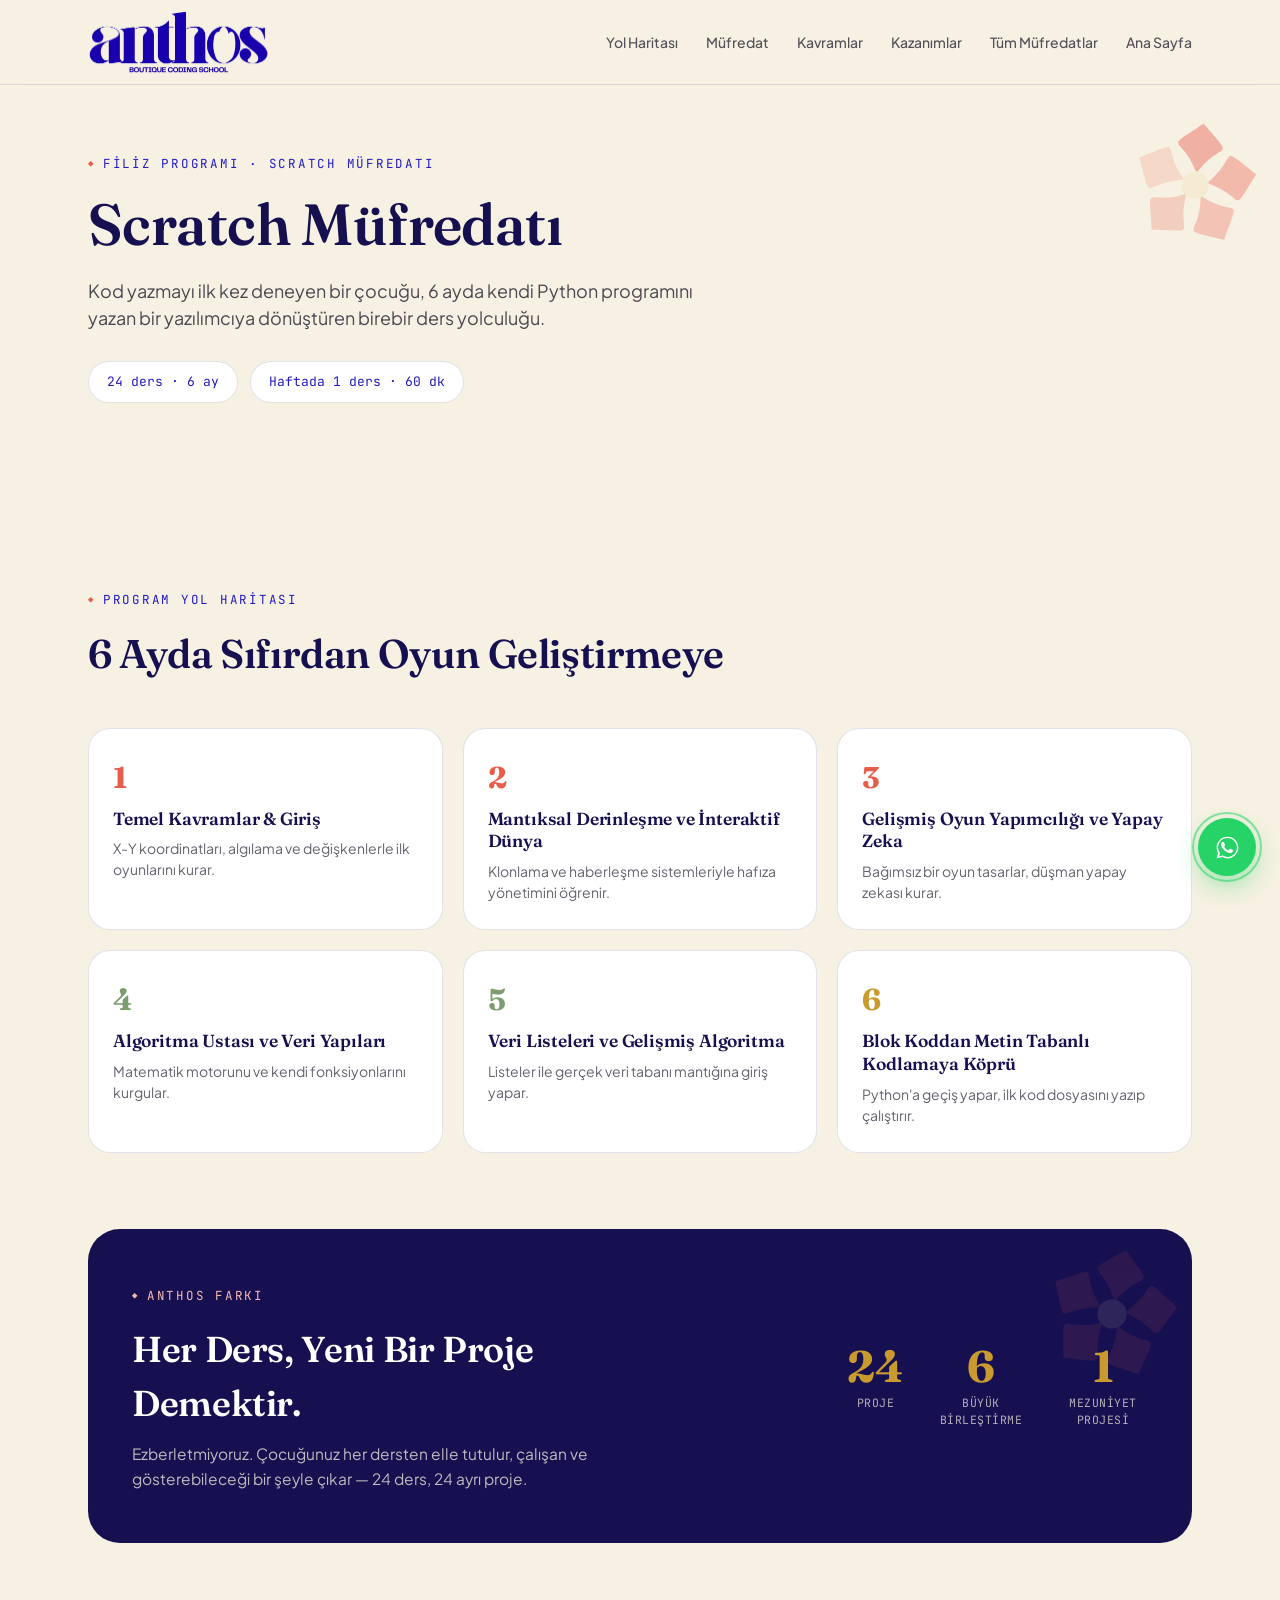
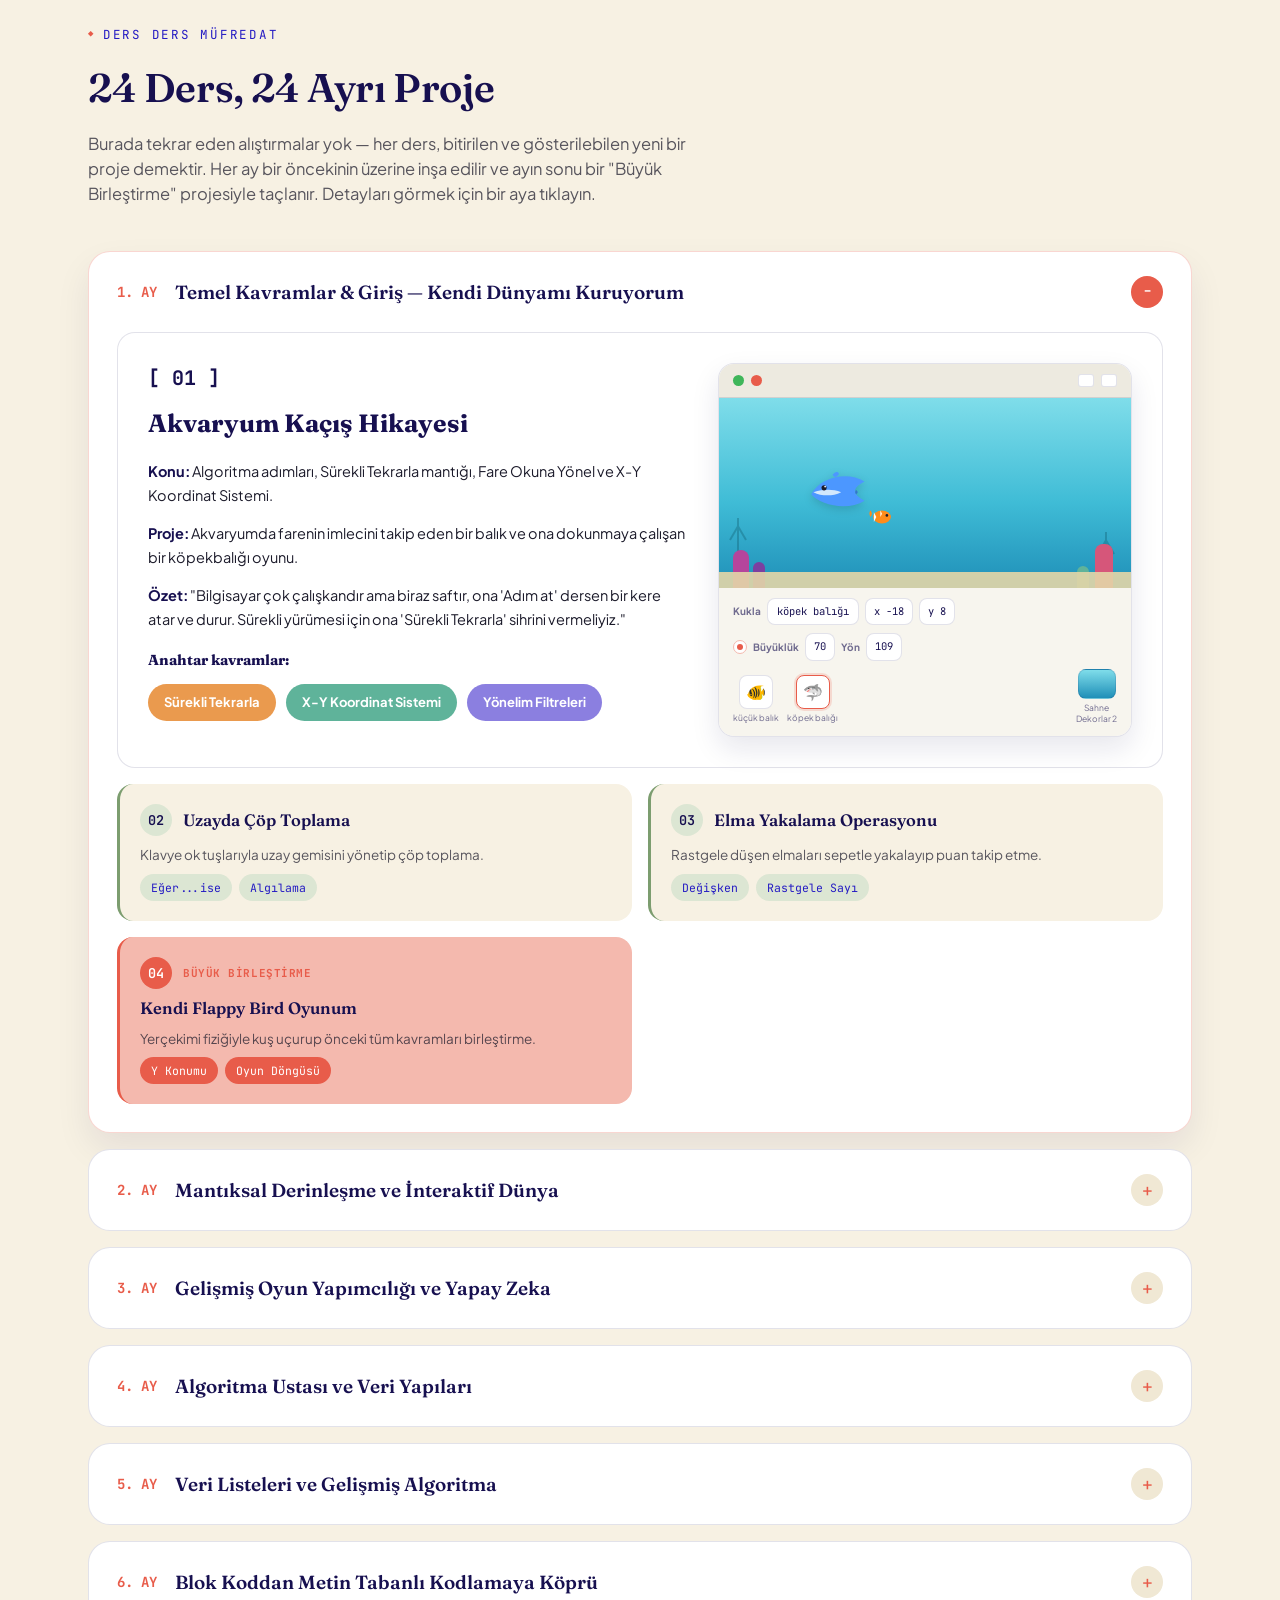
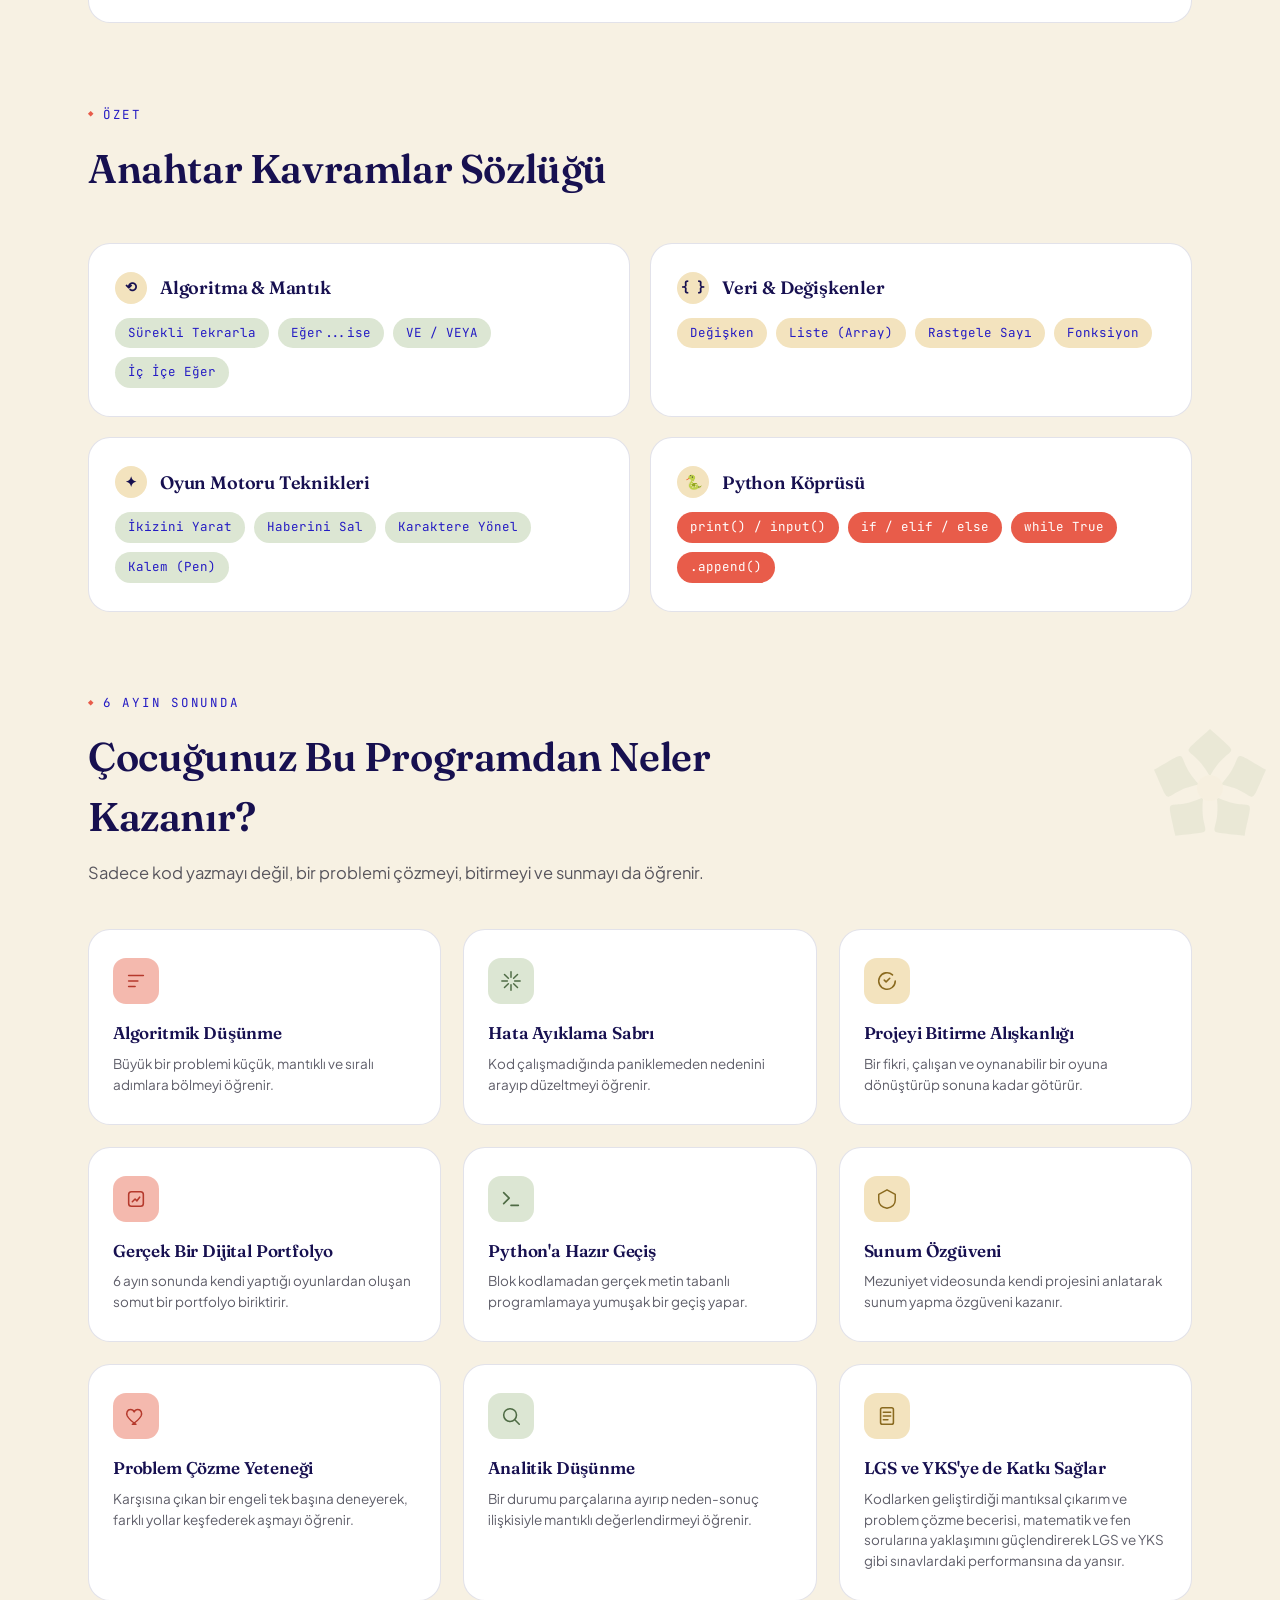
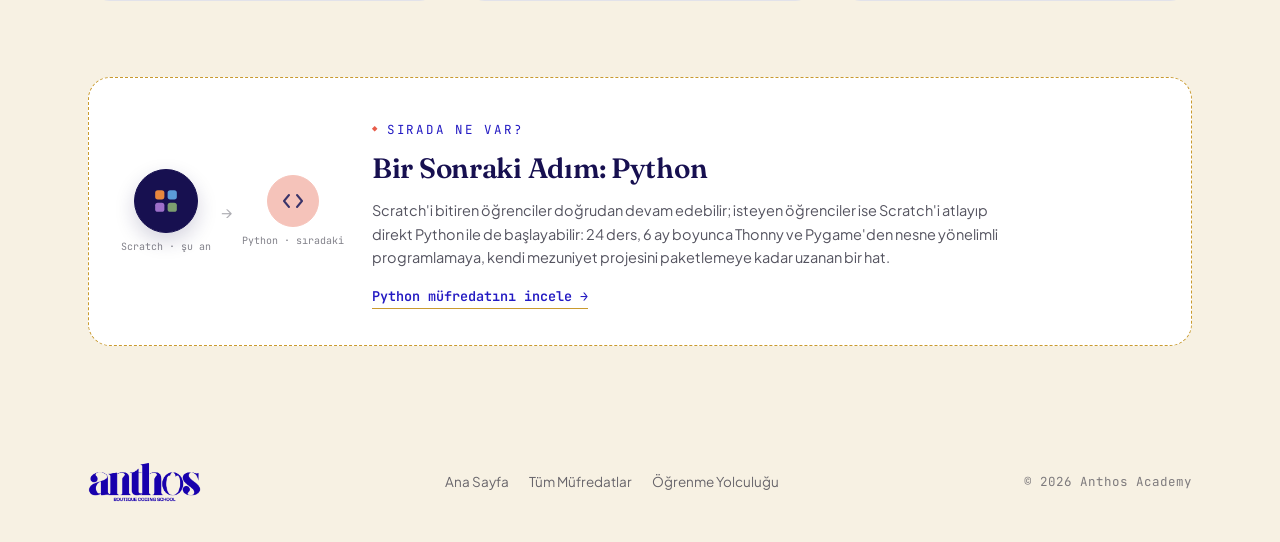
<file: scratch-mufredati.html>
<!DOCTYPE html>
<html lang="tr">
<head>
<meta charset="UTF-8">
<meta name="viewport" content="width=device-width, initial-scale=1.0">
<link rel="icon" type="image/png" href="favicon.png">
<meta name="robots" content="noindex, follow">
<title>Scratch Müfredatı — Anthos Butik Kodlama Okulu</title>
<meta name="description" content="Anthos Filiz Programı Scratch müfredatı: 24 ders, 6 ay, aylık yol haritası ve her dersin proje detayları. Kod yazmayı ilk kez deneyen bir çocuğu kendi Python programını yazan bir yazılımcıya dönüştüren birebir ders yolculuğu.">
<link rel="canonical" href="https://anthosacademy.com/scratch-mufredati.html">

<meta property="og:type" content="website">
<meta property="og:site_name" content="Anthos — Butik Kodlama Okulu">
<meta property="og:title" content="Scratch Müfredatı — Anthos Butik Kodlama Okulu">
<meta property="og:description" content="Anthos Scratch müfredatı: 24 ders, 6 ay, aylık yol haritası ve her dersin proje detayları. Kod yazmayı ilk kez deneyen bir çocuğu programcıya dönüştüren birebir ders yolculuğu.">
<meta property="og:url" content="https://anthosacademy.com/scratch-mufredati.html">
<meta property="og:locale" content="tr_TR">
<meta property="og:image" content="https://anthosacademy.com/og-image.png">
<meta property="og:image:width" content="1200">
<meta property="og:image:height" content="630">

<meta name="twitter:card" content="summary_large_image">
<meta name="twitter:title" content="Scratch Müfredatı — Anthos Butik Kodlama Okulu">
<meta name="twitter:description" content="Anthos Scratch müfredatı: 24 ders, 6 ay, aylık yol haritası ve her dersin proje detayları. Kod yazmayı ilk kez deneyen bir çocuğu programcıya dönüştüren birebir ders yolculuğu.">
<meta name="twitter:image" content="https://anthosacademy.com/og-image.png">
<link rel="preconnect" href="https://fonts.googleapis.com">
<link rel="preconnect" href="https://fonts.gstatic.com" crossorigin>
<link href="https://fonts.googleapis.com/css2?family=Fraunces:ital,opsz,wght@0,9..144,300;0,9..144,500;0,9..144,600;0,9..144,700;1,9..144,500&family=Plus+Jakarta+Sans:wght@400;500;600;700&family=JetBrains+Mono:wght@400;500&display=swap" rel="stylesheet">
<link rel="stylesheet" href="style.css">
<style>
  :root{--radius: 22px;
  }
  html{scroll-behavior:smooth;}
  @media (prefers-reduced-motion: reduce){
    html{scroll-behavior:auto;}
    *{animation-duration:0.001ms !important; animation-iteration-count:1 !important; transition-duration:0.001ms !important;}
  }
  body{
    background:var(--cream); color:var(--charcoal);
    font-family:'Plus Jakarta Sans', sans-serif; line-height:1.5;
    -webkit-font-smoothing:antialiased; overflow-x:hidden;
  }
  a{color:inherit; text-decoration:none;}
  img,svg{display:block; max-width:100%;}
  .wrap{max-width:1160px; margin:0 auto; padding:0 28px;}
  .eyebrow{
    font-family:'JetBrains Mono', monospace; font-size:12.5px; letter-spacing:0.14em;
    text-transform:uppercase; color:var(--ink); display:inline-flex; align-items:center; gap:8px;
  }
  .eyebrow::before{content:"◆"; font-size:9px; color:var(--bloom);}
  h1,h2,h3{font-family:'Fraunces', serif; color:var(--ink-deep); font-weight:600; letter-spacing:-0.01em;}

  .scroll-progress{position:fixed; top:0; left:0; height:3px; width:0%; background:linear-gradient(90deg, var(--bloom), var(--gold)); z-index:100;}

  .wa-float{
    position:fixed; right:24px; bottom:24px; z-index:90;
    width:58px; height:58px; border-radius:50%; background:#25D366;
    display:flex; align-items:center; justify-content:center;
    box-shadow:0 10px 24px rgba(37,211,102,0.42);
    transition:transform .2s ease, box-shadow .2s ease;
  }
  .wa-float:hover{transform:scale(1.08); box-shadow:0 14px 30px rgba(37,211,102,0.5);}
  .wa-float svg{width:29px; height:29px; position:relative; z-index:1;}
  .wa-float::before{
    content:""; position:absolute; inset:-6px; border-radius:50%;
    border:2px solid rgba(37,211,102,0.55); animation:wa-pulse 2.2s ease-out infinite;
  }
  @keyframes wa-pulse{ 0%{transform:scale(0.92); opacity:0.85;} 100%{transform:scale(1.45); opacity:0;} }
  @media(max-width:600px){ .wa-float{right:16px; bottom:16px; width:52px; height:52px;} .wa-float svg{width:26px; height:26px;} }

  .reveal{opacity:0; transform:translateY(18px); transition:opacity 0.7s ease, transform 0.7s ease;}
  .reveal.in{opacity:1; transform:translateY(0);}

  .btn{
    display:inline-flex; align-items:center; justify-content:center; gap:8px;
    font-family:'Plus Jakarta Sans', sans-serif; font-weight:600; font-size:14.5px;
    padding:13px 24px; border-radius:100px; cursor:pointer; border:none;
    transition:transform 0.18s ease, box-shadow 0.18s ease; white-space:nowrap;
  }
  .btn:focus-visible{outline:2px solid var(--ink); outline-offset:3px;}
  .btn-primary{background:var(--bloom); color:#fff; box-shadow:0 6px 18px rgba(232,92,74,0.32); position:relative; overflow:hidden;}
  .btn-primary:hover{transform:translateY(-2px); box-shadow:0 10px 22px rgba(232,92,74,0.4);}
  .btn-primary::before{content:""; position:absolute; top:0; left:-60%; width:40%; height:100%; background:linear-gradient(120deg, transparent, rgba(255,255,255,0.45), transparent); transform:skewX(-20deg); transition:left .6s ease; pointer-events:none;}
  .btn-primary:hover::before{left:130%;}
  .btn-ghost{background:transparent; color:var(--ink-deep); border:1.5px solid var(--line);}
  .btn-ghost:hover{border-color:var(--ink);}

  /* NAV */
  .nav{position:sticky; top:0; z-index:50; background:rgba(247,241,227,0.86); backdrop-filter:blur(10px); border-bottom:1px solid var(--line);}
  .nav-inner{display:flex; align-items:center; justify-content:space-between; padding:10px 28px; max-width:1160px; margin:0 auto;}
  .brand{display:flex; align-items:center; gap:10px; line-height:1;}
  .brand-logo-img{height:64px; width:auto; flex-shrink:0; transition:transform .3s cubic-bezier(.34,1.56,.64,1);}
  .brand:hover .brand-logo-img{transform:rotate(-4deg) scale(1.05);}
  .nav-links{display:none; align-items:center; gap:28px;}
  .nav-links a{font-size:14px; font-weight:500; color:var(--charcoal); opacity:0.75; transition:opacity 0.2s; position:relative;}
  .nav-links a::after{content:""; position:absolute; left:0; right:100%; bottom:-4px; height:2px; background:var(--bloom); transition:right .25s ease;}
  .nav-links a:hover{opacity:1;}
  .nav-links a:hover::after{right:0;}
  .nav-cta{display:none;}
  @media(min-width:860px){ .nav-cta{display:inline-flex;} .nav-links{display:flex;} }

  .nav-hamburger{
    display:flex; align-items:center; justify-content:center;
    width:38px; height:38px; background:none; border:none; cursor:pointer;
    flex-shrink:0; padding:0; gap:5px; flex-direction:column;
  }
  .nav-hamburger span{
    display:block; width:22px; height:2px; background:var(--ink-deep);
    border-radius:2px; transition:transform 0.2s ease, opacity 0.2s ease;
  }
  .nav-hamburger.open span:nth-child(1){transform:translateY(7px) rotate(45deg);}
  .nav-hamburger.open span:nth-child(2){opacity:0;}
  .nav-hamburger.open span:nth-child(3){transform:translateY(-7px) rotate(-45deg);}
  @media(min-width:860px){ .nav-hamburger{display:none;} }
  @media(max-width:859px){
    .nav-links.open{
      display:flex; position:absolute; top:100%; left:0; right:0;
      flex-direction:column; align-items:stretch; gap:0;
      background:#fdf9f0; border-top:1px solid var(--line);
      box-shadow:0 12px 24px rgba(23,16,80,0.12);
      padding:6px 28px 18px; z-index:60;
    }
    .nav-links.open a{
      padding:14px 4px; border-bottom:1px solid var(--line);
      font-size:15px; white-space:normal;
    }
  }

  /* HERO */
  .hero{position:relative; padding:64px 0 72px; overflow:hidden;}
  .hero-flower{position:absolute; top:-40px; right:-10px; width:190px; height:280px; opacity:0.5; transform:rotate(8deg); z-index:0;}
  .hero .wrap{position:relative; z-index:1;}
  .hero-copy{max-width:820px;}
  .hero h1{font-size:clamp(36px,5.4vw,58px); line-height:1.05; margin:20px 0 22px;}
  .hero p.lead{font-size:18px; color:var(--charcoal); opacity:0.78; max-width:640px; margin-bottom:30px;}
  .hero-pills{display:flex; gap:12px; flex-wrap:wrap; margin-bottom:34px;}
  .hero-pill{
    font-family:'JetBrains Mono', monospace; font-size:13px; color:var(--ink);
    background:#fff; border:1.5px solid var(--line); border-radius:100px; padding:10px 18px;
  }

  /* ROADMAP */
  .section{padding:76px 0;}
  .section-head{max-width:640px; margin-bottom:44px;}
  .section-head h2{font-size:clamp(28px,3.4vw,40px); margin-top:14px;}
  .section-head p{font-size:16.5px; opacity:0.72; margin-top:14px;}

  .road-grid{display:grid; grid-template-columns:repeat(3,1fr); gap:20px;}
  @media(max-width:900px){ .road-grid{grid-template-columns:1fr 1fr;} }
  @media(max-width:600px){ .road-grid{grid-template-columns:1fr;} }
  .road-card{background:#fff; border:1px solid var(--line); border-radius:var(--radius); padding:26px 24px; transition:transform .25s ease, box-shadow .25s ease;}
  .road-card:hover{transform:translateY(-4px); box-shadow:0 16px 34px rgba(23,16,80,0.08);}
  .road-num{font-family:'Fraunces', serif; font-weight:700; font-size:30px; margin-bottom:8px; display:block;}
  .road-card h3{font-size:17.5px; margin-bottom:8px; line-height:1.3;}
  .road-card p{font-size:14px; opacity:0.68;}

  /* CURRICULUM ACCORDION */
  .month-list{display:flex; flex-direction:column; gap:16px;}
  .month-item{background:#fff; border:1px solid var(--line); border-radius:var(--radius); overflow:hidden; transition:box-shadow .25s ease, border-color .25s ease;}
  .month-item.open{box-shadow:0 16px 34px rgba(23,16,80,0.08); border-color:rgba(232,92,74,0.25);}
  .month-q{
    width:100%; display:flex; align-items:center; justify-content:space-between; gap:20px;
    padding:24px 28px; background:transparent; border:none; cursor:pointer; text-align:left;
  }
  .month-q:focus-visible{outline:2px solid var(--ink); outline-offset:-2px;}
  .month-q-left{display:flex; align-items:center; gap:18px;}
  .month-tag{font-family:'JetBrains Mono', monospace; font-size:14px; color:var(--bloom); font-weight:700; flex-shrink:0;}
  .month-title{font-family:'Fraunces', serif; font-weight:600; font-size:19px; color:var(--ink-deep);}
  .month-icon{
    flex-shrink:0; width:32px; height:32px; border-radius:50%; background:var(--cream-2); color:var(--bloom);
    display:flex; align-items:center; justify-content:center; font-size:18px; font-family:'JetBrains Mono', monospace;
    transition:transform .3s ease, background .3s ease, color .3s ease;
  }
  .month-item.open .month-icon{background:var(--bloom); color:#fff; transform:rotate(180deg);}
  .month-panel{max-height:0; overflow:hidden; transition:max-height .4s ease;}
  .month-item.open .month-panel{max-height:900px;}
  .month-panel-inner{padding:0 28px 28px; display:grid; grid-template-columns:1fr 1fr; gap:16px;}
  @media(max-width:700px){ .month-panel-inner{grid-template-columns:1fr;} }
  .lesson-card{background:var(--cream); border-radius:16px; padding:20px; display:flex; flex-direction:column; gap:9px; border-left:3px solid var(--sage); transition:transform .25s ease, box-shadow .25s ease;}
  .lesson-card:hover{transform:translateY(-3px); box-shadow:0 10px 22px rgba(23,16,80,0.08);}
  .lesson-card.final{background:var(--bloom-soft); border-left-color:var(--bloom);}

  /* PROMISE BAND */
  .promise-band{
    background:var(--ink-deep); border-radius:32px; padding:52px 44px;
    display:flex; align-items:center; justify-content:space-between; gap:40px; flex-wrap:wrap;
    position:relative; overflow:hidden;
  }
  .promise-copy{max-width:520px; position:relative; z-index:1;}
  .promise-copy .eyebrow{color:var(--bloom-soft);}
  .promise-copy .eyebrow::before{color:var(--bloom-soft);}
  .promise-copy h2{color:#fff; font-size:clamp(26px,3.2vw,36px); margin:16px 0 12px;}
  .promise-copy p{color:rgba(247,241,227,0.75); font-size:15.5px; line-height:1.6;}
  .promise-stats{display:flex; gap:32px; position:relative; z-index:1;}
  .promise-stat{text-align:center;}
  .promise-stat strong{display:block; font-family:'Fraunces', serif; font-size:44px; color:var(--gold); line-height:1;}
  .promise-stat span{font-family:'JetBrains Mono', monospace; font-size:11.5px; color:rgba(247,241,227,0.7); text-transform:uppercase; letter-spacing:0.04em; display:block; margin-top:6px; max-width:90px;}
  .promise-flower{position:absolute; width:200px; height:290px; opacity:0.1; z-index:0;}
  .promise-flower.pf1{top:-60px; right:-20px; transform:rotate(12deg);}
  @media(max-width:760px){ .promise-band{flex-direction:column; align-items:flex-start; padding:40px 28px;} .promise-stats{gap:22px;} }
  .lesson-head{display:flex; align-items:center; gap:11px;}
  .lesson-num{
    width:32px; height:32px; border-radius:50%; background:var(--sage-soft); color:var(--ink-deep);
    font-family:'JetBrains Mono', monospace; font-weight:600; font-size:13.5px;
    display:flex; align-items:center; justify-content:center; flex-shrink:0;
  }
  .lesson-card.final .lesson-num{background:var(--bloom); color:#fff;}
  .lesson-final-tag{font-family:'JetBrains Mono', monospace; font-size:11px; color:var(--bloom); font-weight:700; letter-spacing:0.05em;}
  .lesson-card h4{font-family:'Fraunces', serif; font-weight:600; font-size:16.5px; color:var(--ink-deep); line-height:1.3;}
  .lesson-card p{font-family:'Plus Jakarta Sans', sans-serif; font-size:13.5px; color:var(--charcoal); opacity:0.72; line-height:1.45;}
  .lesson-tags{display:flex; gap:7px; flex-wrap:wrap;}
  .lesson-tag{font-family:'JetBrains Mono', monospace; font-size:11.5px; color:var(--ink); background:var(--sage-soft); border-radius:100px; padding:5px 11px;}
  .lesson-card.final .lesson-tag{color:#fff; background:var(--bloom);}

  /* DETAILED LESSON SAMPLE (ders sunumu formatı) */
  .lesson-detail{
    grid-column:1 / -1; background:#fff; border:1px solid var(--line); border-radius:18px;
    padding:30px; display:grid; grid-template-columns:1.3fr 1fr; gap:32px; align-items:start;
  }
  @media(max-width:820px){ .lesson-detail{grid-template-columns:1fr;} }
  .lesson-detail-num{
    font-family:'JetBrains Mono', monospace; font-size:20px; font-weight:700; color:var(--ink-deep);
    display:inline-block; margin-bottom:12px;
  }
  .lesson-detail-copy h4{font-family:'Fraunces', serif; font-weight:700; font-size:25px; color:var(--ink-deep); margin-bottom:18px;}
  .lesson-detail-copy p{font-size:14.5px; line-height:1.65; color:var(--charcoal); margin-bottom:14px;}
  .lesson-detail-copy p strong{color:var(--ink-deep); font-weight:700;}
  .lesson-detail-kavram > span{display:block; font-family:'Fraunces', serif; font-weight:700; font-size:14.5px; color:var(--ink-deep); margin:18px 0 12px;}
  .lesson-detail-tags{display:flex; gap:10px; flex-wrap:wrap;}
  .ldt{font-family:'Plus Jakarta Sans', sans-serif; font-weight:700; font-size:13px; color:#fff; padding:9px 16px; border-radius:100px;}
  .ldt.orange{background:#EA9A4E;}
  .ldt.teal{background:#5FB39A;}
  .ldt.purple{background:#8B7FE0;}

  .scratch-mock{background:#fff; border:1px solid var(--line); border-radius:16px; overflow:hidden; box-shadow:0 12px 28px rgba(23,16,80,0.1); position:sticky; top:90px;}
  .scratch-mock-top{display:flex; align-items:center; gap:7px; padding:10px 14px; background:#EDEAE0; border-bottom:1px solid var(--line);}
  .sm-dot{width:11px; height:11px; border-radius:50%;}
  .sm-dot.green{background:#3FB65A;}
  .sm-dot.red{background:#E85C4A;}
  .sm-top-spacer{flex:1;}
  .sm-top-icon{width:16px; height:13px; border-radius:3px; background:#fff; border:1px solid var(--line);}
  .scratch-mock-stage{position:relative; height:190px; background:linear-gradient(180deg,#7FDDEA 0%,#3FBCD6 55%,#1F8FB8 100%); overflow:hidden;}
  .sm-tree{position:absolute; bottom:0; width:2px; background:#0F5C6E; opacity:0.35;}
  .sm-tree::before,.sm-tree::after{content:""; position:absolute; width:2px; height:16px; background:#0F5C6E; top:6px;}
  .sm-tree::before{left:-8px; transform:rotate(30deg); transform-origin:bottom;}
  .sm-tree::after{left:8px; transform:rotate(-30deg); transform-origin:bottom;}
  .sm-tree-1{left:18px; height:70px;}
  .sm-tree-2{right:24px; height:56px;}
  .sm-coral{position:absolute; bottom:0; border-radius:8px 8px 0 0;}
  .sm-coral-1{left:14px; width:16px; height:38px; background:#B5459C;}
  .sm-coral-2{left:34px; width:12px; height:26px; background:#7C3FA0;}
  .sm-coral-3{right:18px; width:18px; height:44px; background:#D6567A;}
  .sm-coral-4{right:42px; width:12px; height:22px; background:#5FB39A;}
  .sm-sand{position:absolute; left:0; right:0; bottom:0; height:16px; background:#E4D6A8; opacity:0.9;}
  .sm-shark{position:absolute; width:64px; height:44px; top:70px; left:88px; filter:drop-shadow(0 3px 4px rgba(0,0,0,0.15));}
  .sm-clownfish{position:absolute; width:26px; height:22px; top:108px; left:150px;}
  .scratch-mock-panel{padding:10px 14px 12px; background:#F7F5EE; display:flex; flex-direction:column; gap:8px;}
  .sm-panel-row{display:flex; align-items:center; gap:6px; flex-wrap:wrap;}
  .sm-panel-label{font-family:'Plus Jakarta Sans', sans-serif; font-size:10px; font-weight:700; color:var(--ink-deep); opacity:0.6;}
  .sm-panel-field{font-family:'JetBrains Mono', monospace; font-size:10.5px; color:var(--ink-deep); background:#fff; border:1px solid var(--line); border-radius:8px; padding:5px 9px;}
  .sm-panel-field.sm-small{padding:5px 8px; min-width:26px; text-align:center;}
  .sm-eye{width:14px; height:14px; border-radius:50%; background:#fff; border:1.5px solid var(--bloom-soft); position:relative; flex-shrink:0;}
  .sm-eye::before{content:""; position:absolute; inset:3px; border-radius:50%; background:var(--bloom);}
  .sm-panel-bottom{display:flex; align-items:flex-end; justify-content:space-between; gap:10px;}
  .sm-thumbs{display:flex; gap:8px;}
  .sm-thumb{display:flex; flex-direction:column; align-items:center; gap:3px;}
  .sm-thumb-box{width:34px; height:34px; border-radius:8px; background:#fff; border:1.5px solid var(--line); display:flex; align-items:center; justify-content:center; font-size:16px;}
  .sm-thumb.active .sm-thumb-box{border-color:var(--bloom); box-shadow:0 0 0 2px rgba(232,92,74,0.18);}
  .sm-thumb small{font-family:'Plus Jakarta Sans', sans-serif; font-size:8.5px; color:var(--ink-deep); opacity:0.6;}
  .sm-scene{display:flex; flex-direction:column; align-items:center; gap:3px;}
  .sm-scene-box{width:38px; height:30px; border-radius:8px; background:linear-gradient(180deg,#7FDDEA,#1F8FB8); border:1.5px solid var(--line);}
  .sm-scene small{font-family:'Plus Jakarta Sans', sans-serif; font-size:8.5px; color:var(--ink-deep); opacity:0.6; text-align:center; line-height:1.3;}

  /* GLOSSARY */
  .glossary-grid{display:grid; grid-template-columns:1fr 1fr; gap:20px;}
  @media(max-width:700px){ .glossary-grid{grid-template-columns:1fr;} }
  .gloss-card{background:#fff; border:1px solid var(--line); border-radius:var(--radius); padding:28px 26px; transition:transform .25s ease, box-shadow .25s ease;}
  .gloss-card:hover{transform:translateY(-4px); box-shadow:0 16px 34px rgba(23,16,80,0.08);}
  .gloss-head{display:flex; align-items:center; gap:13px; margin-bottom:14px;}
  .gloss-icon{width:32px; height:32px; border-radius:50%; background:var(--gold-soft); display:flex; align-items:center; justify-content:center; font-family:'JetBrains Mono', monospace; font-weight:700; color:var(--ink-deep); font-size:14px; flex-shrink:0; transition:transform .3s cubic-bezier(.34,1.56,.64,1);}
  .gloss-card:hover .gloss-icon{transform:scale(1.12) rotate(-6deg);}
  .gloss-card h3{font-size:18px;}
  .gloss-tags{display:flex; gap:9px; flex-wrap:wrap;}
  .gloss-tag{font-family:'JetBrains Mono', monospace; font-size:12.5px; color:var(--ink); background:var(--sage-soft); border-radius:100px; padding:6px 13px;}
  .gloss-tag.gold{background:var(--gold-soft);}
  .gloss-tag.bloom{color:#fff; background:var(--bloom);}

  /* stagger reveal for grids */
  :is(.road-grid,.glossary-grid,.kazanim-grid) > .reveal:nth-child(1){transition-delay:0s;}
  :is(.road-grid,.glossary-grid,.kazanim-grid) > .reveal:nth-child(2){transition-delay:.08s;}
  :is(.road-grid,.glossary-grid,.kazanim-grid) > .reveal:nth-child(3){transition-delay:.16s;}
  :is(.road-grid,.glossary-grid,.kazanim-grid) > .reveal:nth-child(4){transition-delay:.24s;}
  :is(.road-grid,.glossary-grid,.kazanim-grid) > .reveal:nth-child(5){transition-delay:.32s;}
  :is(.road-grid,.glossary-grid,.kazanim-grid) > .reveal:nth-child(6){transition-delay:.4s;}
  .kazanim-grid > .reveal:nth-child(7){transition-delay:.48s;}
  .kazanim-grid > .reveal:nth-child(8){transition-delay:.56s;}
  .kazanim-grid > .reveal:nth-child(9){transition-delay:.64s;}

  /* TEASER: SIRADA NE VAR */
  .teaser-band{
    background:#fff; border:1.5px dashed var(--gold); border-radius:var(--radius);
    padding:36px 32px; display:flex; align-items:center; gap:28px; flex-wrap:wrap;
    transition:box-shadow .3s ease, transform .3s ease;
  }
  .teaser-band:hover{transform:translateY(-3px); box-shadow:0 16px 34px rgba(23,16,80,0.08);}
  .teaser-icon{flex-shrink:0; width:64px; height:64px; border-radius:18px; background:var(--gold-soft); display:flex; align-items:center; justify-content:center;}
  .teaser-stages{flex-shrink:0; display:flex; align-items:center; gap:8px;}
  .teaser-stage-icon{width:52px; height:52px; border-radius:50%; display:flex; align-items:center; justify-content:center; background:var(--cream-2); border:1.5px solid var(--line); transition:transform .25s ease;}
  .teaser-stage-icon.current{width:64px; height:64px; background:var(--ink-deep); border-color:var(--ink-deep); box-shadow:0 8px 20px rgba(23,16,80,0.18);}
  .teaser-stage-icon.next{background:var(--bloom-soft); border-color:var(--bloom-soft); opacity:0.85;}
  .teaser-band:hover .teaser-stage-icon.next{transform:scale(1.08);}
  .teaser-stage-label{font-family:'JetBrains Mono', monospace; font-size:10px; text-align:center; opacity:0.55; margin-top:6px; display:block;}
  .teaser-stage-wrap{display:flex; flex-direction:column; align-items:center;}
  .teaser-stage-arrow{opacity:0.35; font-size:16px; margin:0 2px;}
  .teaser-copy{flex:1; min-width:260px;}
  .teaser-copy h2{font-size:clamp(22px,2.6vw,28px); margin:8px 0 10px;}
  .teaser-copy p{font-size:14.5px; opacity:0.75; line-height:1.6; margin-bottom:14px; max-width:640px;}
  .teaser-link{font-family:'JetBrains Mono', monospace; font-size:13.5px; color:var(--ink); font-weight:600; border-bottom:1.5px solid var(--gold); padding-bottom:2px; display:inline-flex; align-items:center; gap:6px; transition:color .2s ease;}
  .teaser-link:hover{color:var(--bloom);}

  /* KAZANIMLAR */
  .kazanim-section{position:relative; overflow:hidden;}
  .kazanim-flower{position:absolute; top:-30px; right:-20px; width:180px; height:260px; opacity:0.12; z-index:0;}
  .kazanim-section .wrap{position:relative; z-index:1;}
  .kazanim-grid{display:grid; grid-template-columns:repeat(3,1fr); gap:22px;}
  @media(max-width:900px){ .kazanim-grid{grid-template-columns:1fr 1fr;} }
  @media(max-width:600px){ .kazanim-grid{grid-template-columns:1fr;} }
  .kazanim-card{background:#fff; border:1px solid var(--line); border-radius:var(--radius); padding:28px 24px; transition:transform .3s ease, box-shadow .3s ease;}
  .kazanim-card:hover{transform:translateY(-5px); box-shadow:0 16px 34px rgba(23,16,80,0.09);}
  .kazanim-icon{width:46px; height:46px; border-radius:13px; display:flex; align-items:center; justify-content:center; margin-bottom:16px; transition:transform .3s cubic-bezier(.34,1.56,.64,1);}
  .kazanim-card:hover .kazanim-icon{transform:scale(1.1) rotate(-5deg);}
  .kazanim-card.c-bloom .kazanim-icon{background:var(--bloom-soft);}
  .kazanim-card.c-sage .kazanim-icon{background:var(--sage-soft);}
  .kazanim-card.c-gold .kazanim-icon{background:var(--gold-soft);}
  .kazanim-card h3{font-size:17px; margin-bottom:8px;}
  .kazanim-card p{font-size:13.5px; opacity:0.7; line-height:1.55;}

  /* CLOSING CTA */
  .cta-band{background:var(--ink-deep); border-radius:32px; margin:0 20px; padding:72px 40px; position:relative; overflow:hidden; text-align:center;}
  .cta-flower{position:absolute; width:170px; height:250px; opacity:0.18;}
  .cta-flower.f1{top:-40px; left:40px; transform:rotate(-8deg);}
  .cta-flower.f2{bottom:-50px; right:50px; transform:rotate(10deg); opacity:0.14;}
  .cta-band .wrap{position:relative; z-index:1; max-width:700px;}
  .cta-band .eyebrow{color:var(--bloom-soft);}
  .cta-band .eyebrow::before{color:var(--bloom-soft);}
  .cta-band h2{color:#fff; font-size:clamp(28px,3.6vw,40px); margin:20px 0 18px;}
  .cta-band p{color:rgba(247,241,227,0.75); font-size:16.5px; margin-bottom:32px;}

  footer{padding:40px 0; display:flex; align-items:center; justify-content:space-between; flex-wrap:wrap; gap:16px;}
  footer .brand-logo-img{height:40px;}
  footer .foot-links{display:flex; gap:20px; align-items:center;}
  footer .foot-links a{font-size:13.5px; opacity:0.65;}
  footer .foot-links a:hover{opacity:1;}
  footer .foot-copy{font-family:'JetBrains Mono', monospace; font-size:12.5px; color:var(--charcoal); opacity:0.55;}
</style>
</head>
<body>
<div class="scroll-progress" id="scrollProgress"></div>
<a class="wa-float" href="https://wa.me/905305860216" target="_blank" rel="noopener" aria-label="WhatsApp'tan bize yazın">
  <svg viewBox="0 0 32 32" fill="none" xmlns="http://www.w3.org/2000/svg">
    <path d="M16.02 4C9.4 4 4 9.37 4 16c0 2.1.55 4.15 1.6 5.96L4 28l6.2-1.57A11.9 11.9 0 0 0 16.02 28C22.63 28 28 22.63 28 16S22.63 4 16.02 4Z" fill="#fff"/>
    <path d="M16.02 5.6c5.74 0 10.4 4.66 10.4 10.4s-4.66 10.4-10.4 10.4a10.35 10.35 0 0 1-5.28-1.45l-.38-.22-3.68.93.98-3.58-.25-.38A10.33 10.33 0 0 1 5.62 16c0-5.74 4.66-10.4 10.4-10.4Z" fill="#25D366"/>
    <path d="M12.1 10.35c-.24-.53-.5-.54-.73-.55h-.62c-.22 0-.57.08-.87.4-.3.32-1.14 1.11-1.14 2.7 0 1.59 1.17 3.13 1.33 3.35.16.22 2.27 3.64 5.6 4.96 2.77 1.1 3.33.88 3.94.82.6-.05 1.94-.79 2.21-1.56.27-.76.27-1.42.19-1.56-.08-.14-.3-.22-.62-.38-.32-.16-1.94-.96-2.24-1.07-.3-.11-.52-.16-.73.16-.22.32-.84 1.07-1.03 1.29-.19.22-.38.24-.7.08-.32-.16-1.36-.5-2.6-1.6-.96-.85-1.6-1.9-1.79-2.22-.19-.32-.02-.49.14-.65.14-.14.32-.38.48-.57.16-.19.21-.32.32-.54.11-.22.05-.4-.03-.57-.08-.16-.7-1.77-1-2.42Z" fill="#fff"/>
  </svg>
</a>

<nav class="nav">
  <div class="nav-inner">
    <a href="index.html" class="brand"><img class="brand-logo-img" src="logo.png" alt="Anthos"></a>
    <div class="nav-links">
      <a href="#yol-haritasi">Yol Haritası</a>
      <a href="#mufredat">Müfredat</a>
      <a href="#sozluk">Kavramlar</a>
      <a href="#kazanimlar">Kazanımlar</a>
      <a href="mufredatlar.html">Tüm Müfredatlar</a>
      <a href="index.html">Ana Sayfa</a>
    </div>
    <button type="button" class="nav-hamburger" id="navHamburger" aria-label="Menü" aria-expanded="false">
      <span></span><span></span><span></span>
    </button>
  </div>
</nav>

<header class="hero">
  <svg class="hero-flower" viewBox="0 0 220 220" xmlns="http://www.w3.org/2000/svg" aria-hidden="true">
    <g transform="translate(110,110)" opacity="0.85">
      <g fill="#E85C4A">
        <path d="M0,-14 C24,-58 44,-32 0,-72 C-44,-32 -24,-58 0,-14 Z" transform="rotate(0)"/>
        <path d="M0,-14 C24,-58 44,-32 0,-72 C-44,-32 -24,-58 0,-14 Z" transform="rotate(72)" opacity="0.85"/>
        <path d="M0,-14 C24,-58 44,-32 0,-72 C-44,-32 -24,-58 0,-14 Z" transform="rotate(144)" opacity="0.7"/>
        <path d="M0,-14 C24,-58 44,-32 0,-72 C-44,-32 -24,-58 0,-14 Z" transform="rotate(216)" opacity="0.55"/>
        <path d="M0,-14 C24,-58 44,-32 0,-72 C-44,-32 -24,-58 0,-14 Z" transform="rotate(288)" opacity="0.4"/>
      </g>
      <circle r="16" fill="#F3E3BE"/>
    </g>
  </svg>
  <div class="wrap">
    <div class="hero-copy reveal">
      <span class="eyebrow">Filiz Programı · Scratch Müfredatı</span>
      <h1>Scratch Müfredatı</h1>
      <p class="lead">Kod yazmayı ilk kez deneyen bir çocuğu, 6 ayda kendi Python programını yazan bir yazılımcıya dönüştüren birebir ders yolculuğu.</p>
      <div class="hero-pills">
        <span class="hero-pill">24 ders · 6 ay</span>
        <span class="hero-pill">Haftada 1 ders · 60 dk</span>
      </div>
    </div>
  </div>
</header>

<section class="section" id="yol-haritasi">
  <div class="wrap">
    <div class="section-head reveal">
      <span class="eyebrow">Program Yol Haritası</span>
      <h2>6 Ayda Sıfırdan Oyun Geliştirmeye</h2>
    </div>
    <div class="road-grid">
      <div class="road-card reveal">
        <span class="road-num" style="color:var(--bloom);">1</span>
        <h3>Temel Kavramlar &amp; Giriş</h3>
        <p>X-Y koordinatları, algılama ve değişkenlerle ilk oyunlarını kurar.</p>
      </div>
      <div class="road-card reveal">
        <span class="road-num" style="color:var(--bloom);">2</span>
        <h3>Mantıksal Derinleşme ve İnteraktif Dünya</h3>
        <p>Klonlama ve haberleşme sistemleriyle hafıza yönetimini öğrenir.</p>
      </div>
      <div class="road-card reveal">
        <span class="road-num" style="color:var(--bloom);">3</span>
        <h3>Gelişmiş Oyun Yapımcılığı ve Yapay Zeka</h3>
        <p>Bağımsız bir oyun tasarlar, düşman yapay zekası kurar.</p>
      </div>
      <div class="road-card reveal">
        <span class="road-num" style="color:var(--sage);">4</span>
        <h3>Algoritma Ustası ve Veri Yapıları</h3>
        <p>Matematik motorunu ve kendi fonksiyonlarını kurgular.</p>
      </div>
      <div class="road-card reveal">
        <span class="road-num" style="color:var(--sage);">5</span>
        <h3>Veri Listeleri ve Gelişmiş Algoritma</h3>
        <p>Listeler ile gerçek veri tabanı mantığına giriş yapar.</p>
      </div>
      <div class="road-card reveal">
        <span class="road-num" style="color:var(--gold);">6</span>
        <h3>Blok Koddan Metin Tabanlı Kodlamaya Köprü</h3>
        <p>Python'a geçiş yapar, ilk kod dosyasını yazıp çalıştırır.</p>
      </div>
    </div>
  </div>
</section>

<section class="section" style="padding-top:0;">
  <div class="wrap">
    <div class="promise-band reveal">
      <svg class="promise-flower pf1" viewBox="0 0 220 220" xmlns="http://www.w3.org/2000/svg" aria-hidden="true">
        <g transform="translate(110,110)"><g fill="#E85C4A">
          <path d="M0,-14 C24,-58 44,-32 0,-72 C-44,-32 -24,-58 0,-14 Z" transform="rotate(0)"/>
          <path d="M0,-14 C24,-58 44,-32 0,-72 C-44,-32 -24,-58 0,-14 Z" transform="rotate(72)"/>
          <path d="M0,-14 C24,-58 44,-32 0,-72 C-44,-32 -24,-58 0,-14 Z" transform="rotate(144)"/>
          <path d="M0,-14 C24,-58 44,-32 0,-72 C-44,-32 -24,-58 0,-14 Z" transform="rotate(216)"/>
          <path d="M0,-14 C24,-58 44,-32 0,-72 C-44,-32 -24,-58 0,-14 Z" transform="rotate(288)"/>
        </g><circle r="16" fill="#F3E3BE"/></g>
      </svg>
      <div class="promise-copy">
        <span class="eyebrow">Anthos farkı</span>
        <h2>Her Ders, Yeni Bir Proje Demektir.</h2>
        <p>Ezberletmiyoruz. Çocuğunuz her dersten elle tutulur, çalışan ve gösterebileceği bir şeyle çıkar — 24 ders, 24 ayrı proje.</p>
      </div>
      <div class="promise-stats">
        <div class="promise-stat"><strong>24</strong><span>Proje</span></div>
        <div class="promise-stat"><strong>6</strong><span>Büyük Birleştirme</span></div>
        <div class="promise-stat"><strong>1</strong><span>Mezuniyet Projesi</span></div>
      </div>
    </div>
  </div>
</section>

<section class="section" id="mufredat" style="padding-top:0;">
  <div class="wrap">
    <div class="section-head reveal">
      <span class="eyebrow">Ders Ders Müfredat</span>
      <h2>24 Ders, 24 Ayrı Proje</h2>
      <p>Burada tekrar eden alıştırmalar yok — her ders, bitirilen ve gösterilebilen yeni bir proje demektir. Her ay bir öncekinin üzerine inşa edilir ve ayın sonu bir "Büyük Birleştirme" projesiyle taçlanır. Detayları görmek için bir aya tıklayın.</p>
    </div>

    <div class="month-list">

      <div class="month-item open reveal" data-month="1">
        <button type="button" class="month-q" aria-expanded="true">
          <div class="month-q-left">
            <span class="month-tag">1. AY</span>
            <span class="month-title">Temel Kavramlar &amp; Giriş — Kendi Dünyamı Kuruyorum</span>
          </div>
          <span class="month-icon">−</span>
        </button>
        <div class="month-panel">
          <div class="month-panel-inner">
            <div class="lesson-detail">
              <div class="lesson-detail-copy">
                <span class="lesson-detail-num">[ 01 ]</span>
                <h4>Akvaryum Kaçış Hikayesi</h4>
                <p><strong>Konu:</strong> Algoritma adımları, Sürekli Tekrarla mantığı, Fare Okuna Yönel ve X-Y Koordinat Sistemi.</p>
                <p><strong>Proje:</strong> Akvaryumda farenin imlecini takip eden bir balık ve ona dokunmaya çalışan bir köpekbalığı oyunu.</p>
                <p><strong>Özet:</strong> "Bilgisayar çok çalışkandır ama biraz saftır, ona 'Adım at' dersen bir kere atar ve durur. Sürekli yürümesi için ona 'Sürekli Tekrarla' sihrini vermeliyiz."</p>
                <div class="lesson-detail-kavram">
                  <span>Anahtar kavramlar:</span>
                  <div class="lesson-detail-tags">
                    <span class="ldt orange">Sürekli Tekrarla</span>
                    <span class="ldt teal">X-Y Koordinat Sistemi</span>
                    <span class="ldt purple">Yönelim Filtreleri</span>
                  </div>
                </div>
              </div>
              <div class="scratch-mock">
                <div class="scratch-mock-top">
                  <span class="sm-dot green"></span>
                  <span class="sm-dot red"></span>
                  <span class="sm-top-spacer"></span>
                  <span class="sm-top-icon"></span>
                  <span class="sm-top-icon"></span>
                </div>
                <div class="scratch-mock-stage">
                  <div class="sm-tree sm-tree-1"></div>
                  <div class="sm-tree sm-tree-2"></div>
                  <div class="sm-coral sm-coral-2"></div>
                  <div class="sm-coral sm-coral-1"></div>
                  <div class="sm-coral sm-coral-4"></div>
                  <div class="sm-coral sm-coral-3"></div>
                  <svg class="sm-shark" viewBox="0 0 60 40" xmlns="http://www.w3.org/2000/svg">
                    <path d="M4 24c8-16 34-22 50-12-6 3-9 6-9 9s3 6 9 9c-16 10-42 4-50-6Z" fill="#4C97FF"/>
                    <path d="M24 6c2-3 5-4 6-1-2 3-4 4-6 1Z" fill="#4C97FF"/>
                    <path d="M6 22c10-3 18-3 26 0-8 4-18 4-26 0Z" fill="#EAF6FB" opacity="0.85"/>
                    <circle cx="16" cy="18" r="2.4" fill="#1B1A2A"/>
                    <circle cx="17" cy="16.8" r="0.8" fill="#fff"/>
                    <path d="M46 20c2 1 2 3 0 4-1-1-1-3 0-4Z" fill="#3373CC"/>
                  </svg>
                  <svg class="sm-clownfish" viewBox="0 0 32 24" xmlns="http://www.w3.org/2000/svg">
                    <ellipse cx="16" cy="12" rx="11" ry="8" fill="#FF8C1A"/>
                    <path d="M6 6l3 6-3 6Z" fill="#fff"/>
                    <path d="M14 4l2 4-2 4Z" fill="#fff"/>
                    <path d="M2 12c-2-3-2-6 0-8 2 3 2 5 0 8Z" fill="#FF8C1A"/>
                    <circle cx="22" cy="10" r="1.6" fill="#1B1A2A"/>
                  </svg>
                  <div class="sm-sand"></div>
                </div>
                <div class="scratch-mock-panel">
                  <div class="sm-panel-row">
                    <span class="sm-panel-label">Kukla</span>
                    <span class="sm-panel-field">köpek balığı</span>
                    <span class="sm-panel-field sm-small">x −18</span>
                    <span class="sm-panel-field sm-small">y 8</span>
                  </div>
                  <div class="sm-panel-row">
                    <span class="sm-eye"></span>
                    <span class="sm-panel-label">Büyüklük</span>
                    <span class="sm-panel-field sm-small">70</span>
                    <span class="sm-panel-label">Yön</span>
                    <span class="sm-panel-field sm-small">109</span>
                  </div>
                  <div class="sm-panel-bottom">
                    <div class="sm-thumbs">
                      <div class="sm-thumb"><div class="sm-thumb-box">🐠</div><small>küçük balık</small></div>
                      <div class="sm-thumb active"><div class="sm-thumb-box">🦈</div><small>köpek balığı</small></div>
                    </div>
                    <div class="sm-scene">
                      <div class="sm-scene-box"></div>
                      <small>Sahne<br>Dekorlar 2</small>
                    </div>
                  </div>
                </div>
              </div>
            </div>
            <div class="lesson-card">
              <div class="lesson-head"><span class="lesson-num">02</span><h4>Uzayda Çöp Toplama</h4></div>
              <p>Klavye ok tuşlarıyla uzay gemisini yönetip çöp toplama.</p>
              <div class="lesson-tags"><span class="lesson-tag">Eğer...ise</span><span class="lesson-tag">Algılama</span></div>
            </div>
            <div class="lesson-card">
              <div class="lesson-head"><span class="lesson-num">03</span><h4>Elma Yakalama Operasyonu</h4></div>
              <p>Rastgele düşen elmaları sepetle yakalayıp puan takip etme.</p>
              <div class="lesson-tags"><span class="lesson-tag">Değişken</span><span class="lesson-tag">Rastgele Sayı</span></div>
            </div>
            <div class="lesson-card final">
              <div class="lesson-head"><span class="lesson-num">04</span><span class="lesson-final-tag">BÜYÜK BİRLEŞTİRME</span></div>
              <h4>Kendi Flappy Bird Oyunum</h4>
              <p>Yerçekimi fiziğiyle kuş uçurup önceki tüm kavramları birleştirme.</p>
              <div class="lesson-tags"><span class="lesson-tag">Y Konumu</span><span class="lesson-tag">Oyun Döngüsü</span></div>
            </div>
          </div>
        </div>
      </div>

      <div class="month-item reveal" data-month="2">
        <button type="button" class="month-q" aria-expanded="false">
          <div class="month-q-left">
            <span class="month-tag">2. AY</span>
            <span class="month-title">Mantıksal Derinleşme ve İnteraktif Dünya</span>
          </div>
          <span class="month-icon">+</span>
        </button>
        <div class="month-panel">
          <div class="month-panel-inner">
            <div class="lesson-card">
              <div class="lesson-head"><span class="lesson-num">05</span><h4>Flappy Bird Bölüm 2: Engeller &amp; Klonlama</h4></div>
              <p>Sağdan sola sonsuz akan boru engelleri ekleme.</p>
              <div class="lesson-tags"><span class="lesson-tag">İkizini Yarat</span><span class="lesson-tag">Bellek Yönetimi</span></div>
            </div>
            <div class="lesson-card">
              <div class="lesson-head"><span class="lesson-num">06</span><h4>Labirentten Kaçış &amp; Gizli Anahtar</h4></div>
              <p>Kilitli kapıyı açmadan önce gizli anahtarı bulma.</p>
              <div class="lesson-tags"><span class="lesson-tag">VE / VEYA</span><span class="lesson-tag">İç İçe Eğer</span></div>
            </div>
            <div class="lesson-card">
              <div class="lesson-head"><span class="lesson-num">07</span><h4>Sihirli Çizim Dünyası (Paint)</h4></div>
              <p>Fareyi takip ederek ekrana resim çizen mini Paint programı.</p>
              <div class="lesson-tags"><span class="lesson-tag">Kalem Eklentisi</span><span class="lesson-tag">Renk / Kalınlık</span></div>
            </div>
            <div class="lesson-card final">
              <div class="lesson-head"><span class="lesson-num">08</span><span class="lesson-final-tag">BÜYÜK BİRLEŞTİRME</span></div>
              <h4>Uzay İstilacıları (Space Invaders)</h4>
              <p>Lazerle uzaylı vurma ve can barı mekanizması.</p>
              <div class="lesson-tags"><span class="lesson-tag">Haberini Sal</span><span class="lesson-tag">Can Barı</span></div>
            </div>
          </div>
        </div>
      </div>

      <div class="month-item reveal" data-month="3">
        <button type="button" class="month-q" aria-expanded="false">
          <div class="month-q-left">
            <span class="month-tag">3. AY</span>
            <span class="month-title">Gelişmiş Oyun Yapımcılığı ve Yapay Zeka</span>
          </div>
          <span class="month-icon">+</span>
        </button>
        <div class="month-panel">
          <div class="month-panel-inner">
            <div class="lesson-card">
              <div class="lesson-head"><span class="lesson-num">09</span><h4>Pacman Yapıyoruz: Düşman Yapay Zekası</h4></div>
              <p>Oyuncuyu adım adım kovalayan akıllı hayaletler.</p>
              <div class="lesson-tags"><span class="lesson-tag">Karaktere Yönel</span><span class="lesson-tag">Konum Algılama</span></div>
            </div>
            <div class="lesson-card">
              <div class="lesson-head"><span class="lesson-num">10</span><h4>Büyük Dönem Projem — Giriş Ekranı ve Mimari</h4></div>
              <p>Kendi hayal ettiği oyunun hikaye akışını ve menüsünü tasarlama.</p>
              <div class="lesson-tags"><span class="lesson-tag">Çoklu Sahne</span><span class="lesson-tag">Dekor Geçişi</span></div>
            </div>
            <div class="lesson-card">
              <div class="lesson-head"><span class="lesson-num">11</span><h4>Büyük Dönem Projem — Seviye Tasarımları</h4></div>
              <p>Oyuna en az 3 farklı zorlukta seviye ekleme.</p>
              <div class="lesson-tags"><span class="lesson-tag">Seviye Değişkeni</span><span class="lesson-tag">Koşullu Geçiş</span></div>
            </div>
            <div class="lesson-card final">
              <div class="lesson-head"><span class="lesson-num">12</span><span class="lesson-final-tag">BÜYÜK BİRLEŞTİRME</span></div>
              <h4>Lansman &amp; Hata Ayıklama</h4>
              <p>Projeyi test edip velilere sunulacak sürümü bitirme.</p>
              <div class="lesson-tags"><span class="lesson-tag">Debugging</span><span class="lesson-tag">Optimizasyon</span></div>
            </div>
          </div>
        </div>
      </div>

      <div class="month-item reveal" data-month="4">
        <button type="button" class="month-q" aria-expanded="false">
          <div class="month-q-left">
            <span class="month-tag">4. AY</span>
            <span class="month-title">Algoritma Ustası ve Veri Yapıları</span>
          </div>
          <span class="month-icon">+</span>
        </button>
        <div class="month-panel">
          <div class="month-panel-inner">
            <div class="lesson-card">
              <div class="lesson-head"><span class="lesson-num">13</span><h4>Matematik Dehası (Bilgi Yarışması)</h4></div>
              <p>Rastgele iki sayı seçilip matematik sorusu sorulan yarışma ekranı.</p>
              <div class="lesson-tags"><span class="lesson-tag">Soru Sor ve Bekle</span><span class="lesson-tag">Operatörler</span></div>
            </div>
            <div class="lesson-card">
              <div class="lesson-head"><span class="lesson-num">14</span><h4>Zamana Karşı Yarış (Sayaç Motoru)</h4></div>
              <p>30 saniyeden geriye sayan ve süre sonunda testi bitiren zaman motoru.</p>
              <div class="lesson-tags"><span class="lesson-tag">Timer</span><span class="lesson-tag">Küçüktür / Büyüktür</span></div>
            </div>
            <div class="lesson-card">
              <div class="lesson-head"><span class="lesson-num">15</span><h4>Kendi Bloklarımı Tasarlıyorum</h4></div>
              <p>Tek bir pembe blok komutuyla takla attıran fonksiyon tasarımı.</p>
              <div class="lesson-tags"><span class="lesson-tag">Fonksiyon</span><span class="lesson-tag">Parametrik Girdi</span></div>
            </div>
            <div class="lesson-card final">
              <div class="lesson-head"><span class="lesson-num">16</span><span class="lesson-final-tag">BÜYÜK BİRLEŞTİRME</span></div>
              <h4>Akıllı Matematik Laboratuvarı</h4>
              <p>Fonksiyon, süre ve matematik zekasını birleştiren dev eğitim oyunu.</p>
              <div class="lesson-tags"><span class="lesson-tag">Fonksiyon Bloğu</span><span class="lesson-tag">Dinamik Arayüz</span></div>
            </div>
          </div>
        </div>
      </div>

      <div class="month-item reveal" data-month="5">
        <button type="button" class="month-q" aria-expanded="false">
          <div class="month-q-left">
            <span class="month-tag">5. AY</span>
            <span class="month-title">Veri Listeleri ve Gelişmiş Algoritma</span>
          </div>
          <span class="month-icon">+</span>
        </button>
        <div class="month-panel">
          <div class="month-panel-inner">
            <div class="lesson-card">
              <div class="lesson-head"><span class="lesson-num">17</span><h4>Süpermarket Kasa Simülatörü</h4></div>
              <p>Sepete tıklayarak yeni eşyalar eklediğimiz kasa programı.</p>
              <div class="lesson-tags"><span class="lesson-tag">Liste</span><span class="lesson-tag">Listeye Ekle</span></div>
            </div>
            <div class="lesson-card">
              <div class="lesson-head"><span class="lesson-num">18</span><h4>Akıllı Sepet (Fiyat Hesaplama)</h4></div>
              <p>Sepetten ürün çıkarıp kalan ürünlerin fiyatını toplama.</p>
              <div class="lesson-tags"><span class="lesson-tag">Listeden Sil</span><span class="lesson-tag">Toplam Değişkeni</span></div>
            </div>
            <div class="lesson-card">
              <div class="lesson-head"><span class="lesson-num">19</span><h4>Dijital Sözlük / Kelime Ezber Kartları</h4></div>
              <p>İki listeyi index mantığıyla eşleştiren kelime kartı oyunu.</p>
              <div class="lesson-tags"><span class="lesson-tag">İndex Mantığı</span><span class="lesson-tag">Liste Arama</span></div>
            </div>
            <div class="lesson-card final">
              <div class="lesson-head"><span class="lesson-num">20</span><span class="lesson-final-tag">BÜYÜK BİRLEŞTİRME</span></div>
              <h4>Envanterli RPG Macera Oyunu</h4>
              <p>Toplanan eşyaları envanter listesinde saklayan RPG oyunu.</p>
              <div class="lesson-tags"><span class="lesson-tag">Envanter Listesi</span><span class="lesson-tag">Karakter Etkileşimi</span></div>
            </div>
          </div>
        </div>
      </div>

      <div class="month-item reveal" data-month="6">
        <button type="button" class="month-q" aria-expanded="false">
          <div class="month-q-left">
            <span class="month-tag">6. AY</span>
            <span class="month-title">Blok Koddan Metin Tabanlı Kodlamaya Köprü</span>
          </div>
          <span class="month-icon">+</span>
        </button>
        <div class="month-panel">
          <div class="month-panel-inner">
            <div class="lesson-card">
              <div class="lesson-head"><span class="lesson-num">21</span><h4>Scratch'ten Python'a İlk Adım: Hesap Makinesi</h4></div>
              <p>4 işlemli hesap makinesinin Python kod editöründe nasıl yazıldığını görme.</p>
              <div class="lesson-tags"><span class="lesson-tag">print()</span><span class="lesson-tag">input()</span></div>
            </div>
            <div class="lesson-card">
              <div class="lesson-head"><span class="lesson-num">22</span><h4>Python ile Sayı Tahmin Dünyası</h4></div>
              <p>Gizli sayıyı tahmin oyununun Scratch ve Python'da eş zamanlı yazımı.</p>
              <div class="lesson-tags"><span class="lesson-tag">if / elif / else</span><span class="lesson-tag">Random</span></div>
            </div>
            <div class="lesson-card">
              <div class="lesson-head"><span class="lesson-num">23</span><h4>Python ile Sonsuz Döngüler ve Listeler</h4></div>
              <p>Kasa sepeti listesinin Python'da kodlanıp sonsuz döngüyle yazdırılması.</p>
              <div class="lesson-tags"><span class="lesson-tag">while True</span><span class="lesson-tag">.append()</span></div>
            </div>
            <div class="lesson-card final">
              <div class="lesson-head"><span class="lesson-num">24</span><span class="lesson-final-tag">MEZUNİYET FİNALİ</span></div>
              <h4>İlk Gerçek Python Programım!</h4>
              <p>Bloklar olmadan tamamen kendi Python dosyasını yazıp çalıştırma.</p>
              <div class="lesson-tags"><span class="lesson-tag">Python Kodu</span><span class="lesson-tag">Mezuniyet Sunumu</span></div>
            </div>
          </div>
        </div>
      </div>

    </div>
  </div>
</section>

<section class="section" id="sozluk" style="padding-top:0;">
  <div class="wrap">
    <div class="section-head reveal">
      <span class="eyebrow">Özet</span>
      <h2>Anahtar Kavramlar Sözlüğü</h2>
    </div>
    <div class="glossary-grid">
      <div class="gloss-card reveal">
        <div class="gloss-head"><span class="gloss-icon">⟲</span><h3>Algoritma &amp; Mantık</h3></div>
        <div class="gloss-tags">
          <span class="gloss-tag">Sürekli Tekrarla</span>
          <span class="gloss-tag">Eğer...ise</span>
          <span class="gloss-tag">VE / VEYA</span>
          <span class="gloss-tag">İç İçe Eğer</span>
        </div>
      </div>
      <div class="gloss-card reveal">
        <div class="gloss-head"><span class="gloss-icon">{ }</span><h3>Veri &amp; Değişkenler</h3></div>
        <div class="gloss-tags">
          <span class="gloss-tag gold">Değişken</span>
          <span class="gloss-tag gold">Liste (Array)</span>
          <span class="gloss-tag gold">Rastgele Sayı</span>
          <span class="gloss-tag gold">Fonksiyon</span>
        </div>
      </div>
      <div class="gloss-card reveal">
        <div class="gloss-head"><span class="gloss-icon">✦</span><h3>Oyun Motoru Teknikleri</h3></div>
        <div class="gloss-tags">
          <span class="gloss-tag">İkizini Yarat</span>
          <span class="gloss-tag">Haberini Sal</span>
          <span class="gloss-tag">Karaktere Yönel</span>
          <span class="gloss-tag">Kalem (Pen)</span>
        </div>
      </div>
      <div class="gloss-card reveal">
        <div class="gloss-head"><span class="gloss-icon">🐍</span><h3>Python Köprüsü</h3></div>
        <div class="gloss-tags">
          <span class="gloss-tag bloom">print() / input()</span>
          <span class="gloss-tag bloom">if / elif / else</span>
          <span class="gloss-tag bloom">while True</span>
          <span class="gloss-tag bloom">.append()</span>
        </div>
      </div>
    </div>
  </div>
</section>

<section class="section kazanim-section" id="kazanimlar" style="padding-top:0;">
  <svg class="kazanim-flower" viewBox="0 0 220 220" xmlns="http://www.w3.org/2000/svg" aria-hidden="true">
    <g transform="translate(110,110)" opacity="0.85">
      <g fill="#7C9D6F">
        <path d="M0,-14 C24,-58 44,-32 0,-72 C-44,-32 -24,-58 0,-14 Z" transform="rotate(0)"/>
        <path d="M0,-14 C24,-58 44,-32 0,-72 C-44,-32 -24,-58 0,-14 Z" transform="rotate(72)"/>
        <path d="M0,-14 C24,-58 44,-32 0,-72 C-44,-32 -24,-58 0,-14 Z" transform="rotate(144)"/>
        <path d="M0,-14 C24,-58 44,-32 0,-72 C-44,-32 -24,-58 0,-14 Z" transform="rotate(216)"/>
        <path d="M0,-14 C24,-58 44,-32 0,-72 C-44,-32 -24,-58 0,-14 Z" transform="rotate(288)"/>
      </g>
      <circle r="16" fill="#F3E3BE"/>
    </g>
  </svg>
  <div class="wrap">
    <div class="section-head reveal">
      <span class="eyebrow">6 Ayın Sonunda</span>
      <h2>Çocuğunuz Bu Programdan Neler Kazanır?</h2>
      <p>Sadece kod yazmayı değil, bir problemi çözmeyi, bitirmeyi ve sunmayı da öğrenir.</p>
    </div>
    <div class="kazanim-grid">
      <div class="kazanim-card c-bloom reveal">
        <div class="kazanim-icon"><svg width="22" height="22" viewBox="0 0 24 24" fill="none"><path d="M4 6h16M4 12h10M4 18h7" stroke="#B5392C" stroke-width="1.8" stroke-linecap="round"/></svg></div>
        <h3>Algoritmik Düşünme</h3>
        <p>Büyük bir problemi küçük, mantıklı ve sıralı adımlara bölmeyi öğrenir.</p>
      </div>
      <div class="kazanim-card c-sage reveal">
        <div class="kazanim-icon"><svg width="22" height="22" viewBox="0 0 24 24" fill="none"><path d="M12 2v6M12 16v6M4.9 4.9l4.2 4.2M14.9 14.9l4.2 4.2M2 12h6M16 12h6M4.9 19.1l4.2-4.2M14.9 9.1l4.2-4.2" stroke="#4E6B44" stroke-width="1.6" stroke-linecap="round"/></svg></div>
        <h3>Hata Ayıklama Sabrı</h3>
        <p>Kod çalışmadığında paniklemeden nedenini arayıp düzeltmeyi öğrenir.</p>
      </div>
      <div class="kazanim-card c-gold reveal">
        <div class="kazanim-icon"><svg width="22" height="22" viewBox="0 0 24 24" fill="none"><path d="M9 11l2 2 4-4M21 12a9 9 0 1 1-3-6.7" stroke="#8A6A1F" stroke-width="1.7" stroke-linecap="round" stroke-linejoin="round"/></svg></div>
        <h3>Projeyi Bitirme Alışkanlığı</h3>
        <p>Bir fikri, çalışan ve oynanabilir bir oyuna dönüştürüp sonuna kadar götürür.</p>
      </div>
      <div class="kazanim-card c-bloom reveal">
        <div class="kazanim-icon"><svg width="22" height="22" viewBox="0 0 24 24" fill="none"><rect x="4" y="4" width="16" height="16" rx="3" stroke="#B5392C" stroke-width="1.7"/><path d="M8 15l3-3 2 2 3-4" stroke="#B5392C" stroke-width="1.7" stroke-linecap="round" stroke-linejoin="round"/></svg></div>
        <h3>Gerçek Bir Dijital Portfolyo</h3>
        <p>6 ayın sonunda kendi yaptığı oyunlardan oluşan somut bir portfolyo biriktirir.</p>
      </div>
      <div class="kazanim-card c-sage reveal">
        <div class="kazanim-icon"><svg width="22" height="22" viewBox="0 0 24 24" fill="none"><path d="M4 17l6-6-6-6M12 19h8" stroke="#4E6B44" stroke-width="1.8" stroke-linecap="round" stroke-linejoin="round"/></svg></div>
        <h3>Python'a Hazır Geçiş</h3>
        <p>Blok kodlamadan gerçek metin tabanlı programlamaya yumuşak bir geçiş yapar.</p>
      </div>
      <div class="kazanim-card c-gold reveal">
        <div class="kazanim-icon"><svg width="22" height="22" viewBox="0 0 24 24" fill="none"><path d="M12 2 3 7v6c0 5 4 8 9 9 5-1 9-4 9-9V7l-9-5Z" stroke="#8A6A1F" stroke-width="1.6" stroke-linejoin="round"/></svg></div>
        <h3>Sunum Özgüveni</h3>
        <p>Mezuniyet videosunda kendi projesini anlatarak sunum yapma özgüveni kazanır.</p>
      </div>
      <div class="kazanim-card c-bloom reveal">
        <div class="kazanim-icon"><svg width="22" height="22" viewBox="0 0 24 24" fill="none"><path d="M12 21s-7-4.5-9.5-9C1 8.5 2.5 5 6 5c2 0 3.5 1.2 4 2.5.5-1.3 2-2.5 4-2.5 3.5 0 5 3.5 3.5 7-2.5 4.5-9.5 9-9.5 9Z" stroke="#B5392C" stroke-width="1.6" stroke-linejoin="round"/></svg></div>
        <h3>Problem Çözme Yeteneği</h3>
        <p>Karşısına çıkan bir engeli tek başına deneyerek, farklı yollar keşfederek aşmayı öğrenir.</p>
      </div>
      <div class="kazanim-card c-sage reveal">
        <div class="kazanim-icon"><svg width="22" height="22" viewBox="0 0 24 24" fill="none"><circle cx="11" cy="11" r="7" stroke="#4E6B44" stroke-width="1.7"/><path d="M21 21l-4.3-4.3" stroke="#4E6B44" stroke-width="1.7" stroke-linecap="round"/></svg></div>
        <h3>Analitik Düşünme</h3>
        <p>Bir durumu parçalarına ayırıp neden-sonuç ilişkisiyle mantıklı değerlendirmeyi öğrenir.</p>
      </div>
      <div class="kazanim-card c-gold reveal">
        <div class="kazanim-icon"><svg width="22" height="22" viewBox="0 0 24 24" fill="none"><rect x="5" y="3" width="14" height="18" rx="2" stroke="#8A6A1F" stroke-width="1.7"/><path d="M8 8h8M8 12h8M8 16h5" stroke="#8A6A1F" stroke-width="1.7" stroke-linecap="round"/></svg></div>
        <h3>LGS ve YKS'ye de Katkı Sağlar</h3>
        <p>Kodlarken geliştirdiği mantıksal çıkarım ve problem çözme becerisi, matematik ve fen sorularına yaklaşımını güçlendirerek LGS ve YKS gibi sınavlardaki performansına da yansır.</p>
      </div>
    </div>
  </div>
</section>

<section class="section" style="padding-top:0;">
  <div class="wrap">
    <div class="teaser-band reveal">
      <div class="teaser-stages" aria-hidden="true">
        <div class="teaser-stage-wrap">
          <div class="teaser-stage-icon current">
            <svg width="26" height="26" viewBox="0 0 24 24" fill="none"><rect x="2" y="2" width="8.5" height="8.5" rx="2.4" fill="#E8873D"/><rect x="13.5" y="2" width="8.5" height="8.5" rx="2.4" fill="#5B9BD9"/><rect x="2" y="13.5" width="8.5" height="8.5" rx="2.4" fill="#9D6FC9"/><rect x="13.5" y="13.5" width="8.5" height="8.5" rx="2.4" fill="#7C9D6F"/></svg>
          </div>
          <span class="teaser-stage-label">Scratch · şu an</span>
        </div>
        <span class="teaser-stage-arrow">→</span>
        <div class="teaser-stage-wrap">
          <div class="teaser-stage-icon next">
            <svg width="24" height="24" viewBox="0 0 24 24" fill="none"><path d="M8 6 3 12l5 6M16 6l5 6-5 6" stroke="#171050" stroke-width="2" stroke-linecap="round" stroke-linejoin="round"/></svg>
          </div>
          <span class="teaser-stage-label">Python · sıradaki</span>
        </div>
      </div>
      <div class="teaser-copy">
        <span class="eyebrow">Sırada ne var?</span>
        <h2>Bir Sonraki Adım: Python</h2>
        <p>Scratch'i bitiren öğrenciler doğrudan devam edebilir; isteyen öğrenciler ise Scratch'i atlayıp direkt Python ile de başlayabilir: 24 ders, 6 ay boyunca Thonny ve Pygame'den nesne yönelimli programlamaya, kendi mezuniyet projesini paketlemeye kadar uzanan bir hat.</p>
        <a href="python-mufredati.html" class="teaser-link">Python müfredatını incele →</a>
      </div>
    </div>
  </div>
</section>

<footer>
  <div class="wrap" style="display:flex; align-items:center; justify-content:space-between; flex-wrap:wrap; gap:16px; width:100%;">
    <a href="index.html" class="brand"><img class="brand-logo-img" src="logo.png" alt="Anthos"></a>
    <div class="foot-links">
      <a href="index.html">Ana Sayfa</a>
      <a href="mufredatlar.html">Tüm Müfredatlar</a>
      <a href="index.html#program">Öğrenme Yolculuğu</a>
    </div>
    <span class="foot-copy">© 2026 Anthos Academy</span>
  </div>
</footer>

<script>
  // Scroll reveal
  const els = document.querySelectorAll('.reveal');
  if('IntersectionObserver' in window){
    const io = new IntersectionObserver((entries)=>{
      entries.forEach(e=>{ if(e.isIntersecting){ e.target.classList.add('in'); io.unobserve(e.target); } });
    }, {threshold:0.1});
    els.forEach(el=>io.observe(el));
  } else {
    els.forEach(el=>el.classList.add('in'));
  }

  // Scroll progress bar
  (function(){
    const bar = document.getElementById('scrollProgress');
    if(!bar) return;
    function update(){
      const h = document.documentElement;
      const max = h.scrollHeight - h.clientHeight;
      const pct = max > 0 ? (h.scrollTop / max) * 100 : 0;
      bar.style.width = pct + '%';
    }
    window.addEventListener('scroll', update, {passive:true});
    window.addEventListener('resize', update);
    update();
  })();

  // Ay akordeonu — her ay bağımsız açılır/kapanır
  document.querySelectorAll('.month-q').forEach((btn)=>{
    btn.addEventListener('click', ()=>{
      const item = btn.closest('.month-item');
      const willOpen = !item.classList.contains('open');
      item.classList.toggle('open', willOpen);
      btn.setAttribute('aria-expanded', String(willOpen));
      btn.querySelector('.month-icon').textContent = willOpen ? '−' : '+';
    });
  });
</script>
<script>
  // Mobile nav hamburger
  (function(){
    const hamburger = document.getElementById('navHamburger');
    const navLinks = document.querySelector('.nav-links');
    if(hamburger && navLinks){
      hamburger.addEventListener('click', ()=>{
        const isOpen = navLinks.classList.toggle('open');
        hamburger.classList.toggle('open', isOpen);
        hamburger.setAttribute('aria-expanded', isOpen ? 'true' : 'false');
      });
      navLinks.querySelectorAll('a').forEach(a=>{
        a.addEventListener('click', ()=>{
          navLinks.classList.remove('open');
          hamburger.classList.remove('open');
          hamburger.setAttribute('aria-expanded', 'false');
        });
      });
      document.addEventListener('keydown', (e)=>{
        if(e.key === 'Escape'){
          navLinks.classList.remove('open');
          hamburger.classList.remove('open');
          hamburger.setAttribute('aria-expanded', 'false');
        }
      });
    }
  })();
</script>
</body>
</html>
</file>
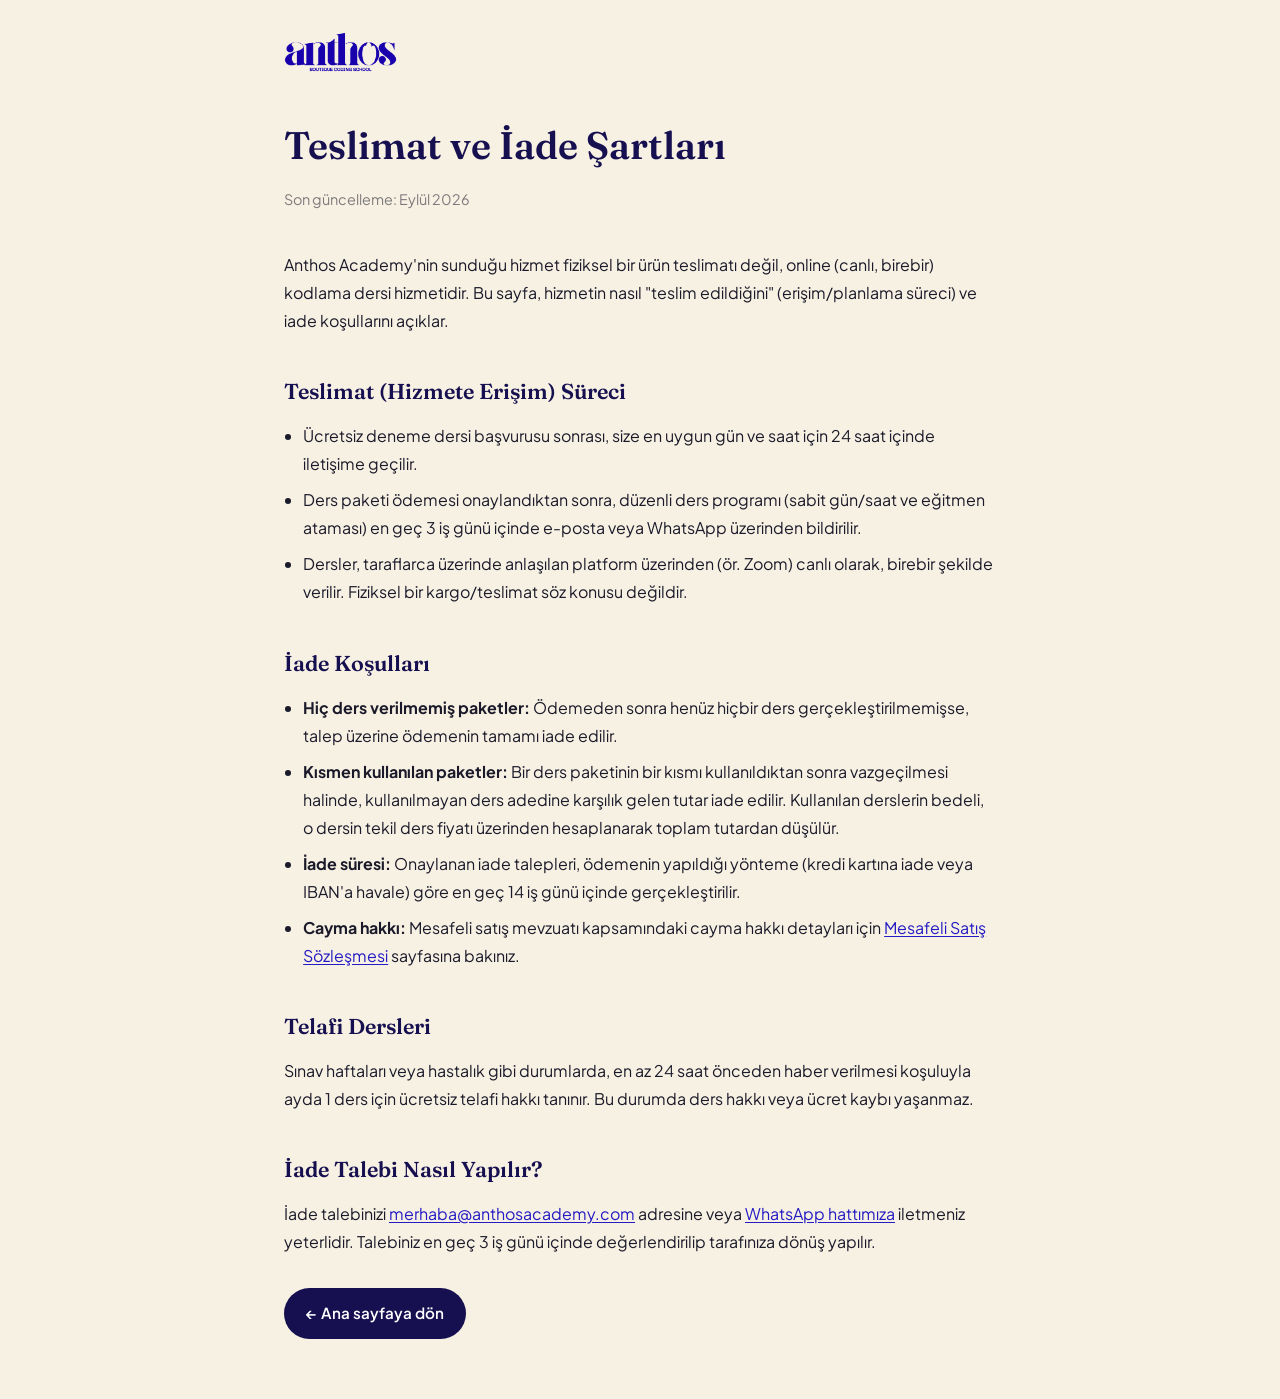
<file: teslimat-iade-sartlari.html>
<html lang="tr"><head>
<meta charset="UTF-8">
<meta name="viewport" content="width=device-width, initial-scale=1.0">
<title>Teslimat ve İade Şartları | Anthos Academy</title>
<link rel="icon" href="favicon.png">
<link rel="stylesheet" href="style.css">
<link href="https://fonts.googleapis.com/css2?family=Fraunces:opsz,wght@9..144,600;9..144,700&family=Plus+Jakarta+Sans:wght@400;500;600;700&display=swap" rel="stylesheet">
<style>
  body{background:var(--cream); font-family:'Plus Jakarta Sans',sans-serif; color:var(--charcoal);}
  .legal-header{max-width:760px;margin:0 auto;padding:32px 24px 0;}
  .legal-header img{height:40px;}
  .legal-wrap{max-width:760px;margin:0 auto;padding:40px 24px 60px;line-height:1.75;}
  .legal-wrap h1{font-family:'Fraunces',serif;font-weight:600;font-size:2.4rem;color:var(--ink-deep);margin-bottom:8px;}
  .legal-wrap h2{font-family:'Fraunces',serif;font-weight:600;margin-top:2.4rem;margin-bottom:0.7rem;font-size:1.35rem;color:var(--ink-deep);}
  .legal-wrap p{margin-bottom:1rem;}
  .legal-wrap .updated{opacity:0.55;font-size:0.9rem;margin-bottom:2.4rem;}
  .legal-wrap a{color:var(--ink); text-underline-offset:2px;}
  .legal-wrap ul{margin:0 0 1rem 1.2rem;}
  .legal-wrap li{margin-bottom:0.5rem;}
  .back-link{display:inline-flex;align-items:center;gap:8px;margin-top:1rem;padding:12px 22px;background:var(--ink-deep);color:#fff !important;border-radius:999px;font-weight:600;text-decoration:none !important;font-size:0.95rem;}
  .back-link:hover{opacity:0.88;}
</style>
</head>
<body>
<div class="legal-header">
  <a href="index.html"><img src="logo.png" alt="Anthos"></a>
</div>
<div class="legal-wrap">
  <h1>Teslimat ve İade Şartları</h1>
  <p class="updated">Son güncelleme: Eylül 2026</p>

  <p>Anthos Academy'nin sunduğu hizmet fiziksel bir ürün teslimatı değil, online (canlı, birebir) kodlama dersi hizmetidir. Bu sayfa, hizmetin nasıl "teslim edildiğini" (erişim/planlama süreci) ve iade koşullarını açıklar.</p>

  <h2>Teslimat (Hizmete Erişim) Süreci</h2>
  <ul>
    <li>Ücretsiz deneme dersi başvurusu sonrası, size en uygun gün ve saat için 24 saat içinde iletişime geçilir.</li>
    <li>Ders paketi ödemesi onaylandıktan sonra, düzenli ders programı (sabit gün/saat ve eğitmen ataması) en geç 3 iş günü içinde e-posta veya WhatsApp üzerinden bildirilir.</li>
    <li>Dersler, taraflarca üzerinde anlaşılan platform üzerinden (ör. Zoom) canlı olarak, birebir şekilde verilir. Fiziksel bir kargo/teslimat söz konusu değildir.</li>
  </ul>

  <h2>İade Koşulları</h2>
  <ul>
    <li><strong>Hiç ders verilmemiş paketler:</strong> Ödemeden sonra henüz hiçbir ders gerçekleştirilmemişse, talep üzerine ödemenin tamamı iade edilir.</li>
    <li><strong>Kısmen kullanılan paketler:</strong> Bir ders paketinin bir kısmı kullanıldıktan sonra vazgeçilmesi halinde, kullanılmayan ders adedine karşılık gelen tutar iade edilir. Kullanılan derslerin bedeli, o dersin tekil ders fiyatı üzerinden hesaplanarak toplam tutardan düşülür.</li>
    <li><strong>İade süresi:</strong> Onaylanan iade talepleri, ödemenin yapıldığı yönteme (kredi kartına iade veya IBAN'a havale) göre en geç 14 iş günü içinde gerçekleştirilir.</li>
    <li><strong>Cayma hakkı:</strong> Mesafeli satış mevzuatı kapsamındaki cayma hakkı detayları için <a href="mesafeli-satis-sozlesmesi.html">Mesafeli Satış Sözleşmesi</a> sayfasına bakınız.</li>
  </ul>

  <h2>Telafi Dersleri</h2>
  <p>Sınav haftaları veya hastalık gibi durumlarda, en az 24 saat önceden haber verilmesi koşuluyla ayda 1 ders için ücretsiz telafi hakkı tanınır. Bu durumda ders hakkı veya ücret kaybı yaşanmaz.</p>

  <h2>İade Talebi Nasıl Yapılır?</h2>
  <p>İade talebinizi <a href="mailto:merhaba@anthosacademy.com">merhaba@anthosacademy.com</a> adresine veya <a href="https://wa.me/905305860216" target="_blank" rel="noopener">WhatsApp hattımıza</a> iletmeniz yeterlidir. Talebiniz en geç 3 iş günü içinde değerlendirilip tarafınıza dönüş yapılır.</p>

  <a class="back-link" href="index.html">← Ana sayfaya dön</a>
</div>
</body></html>
</file>
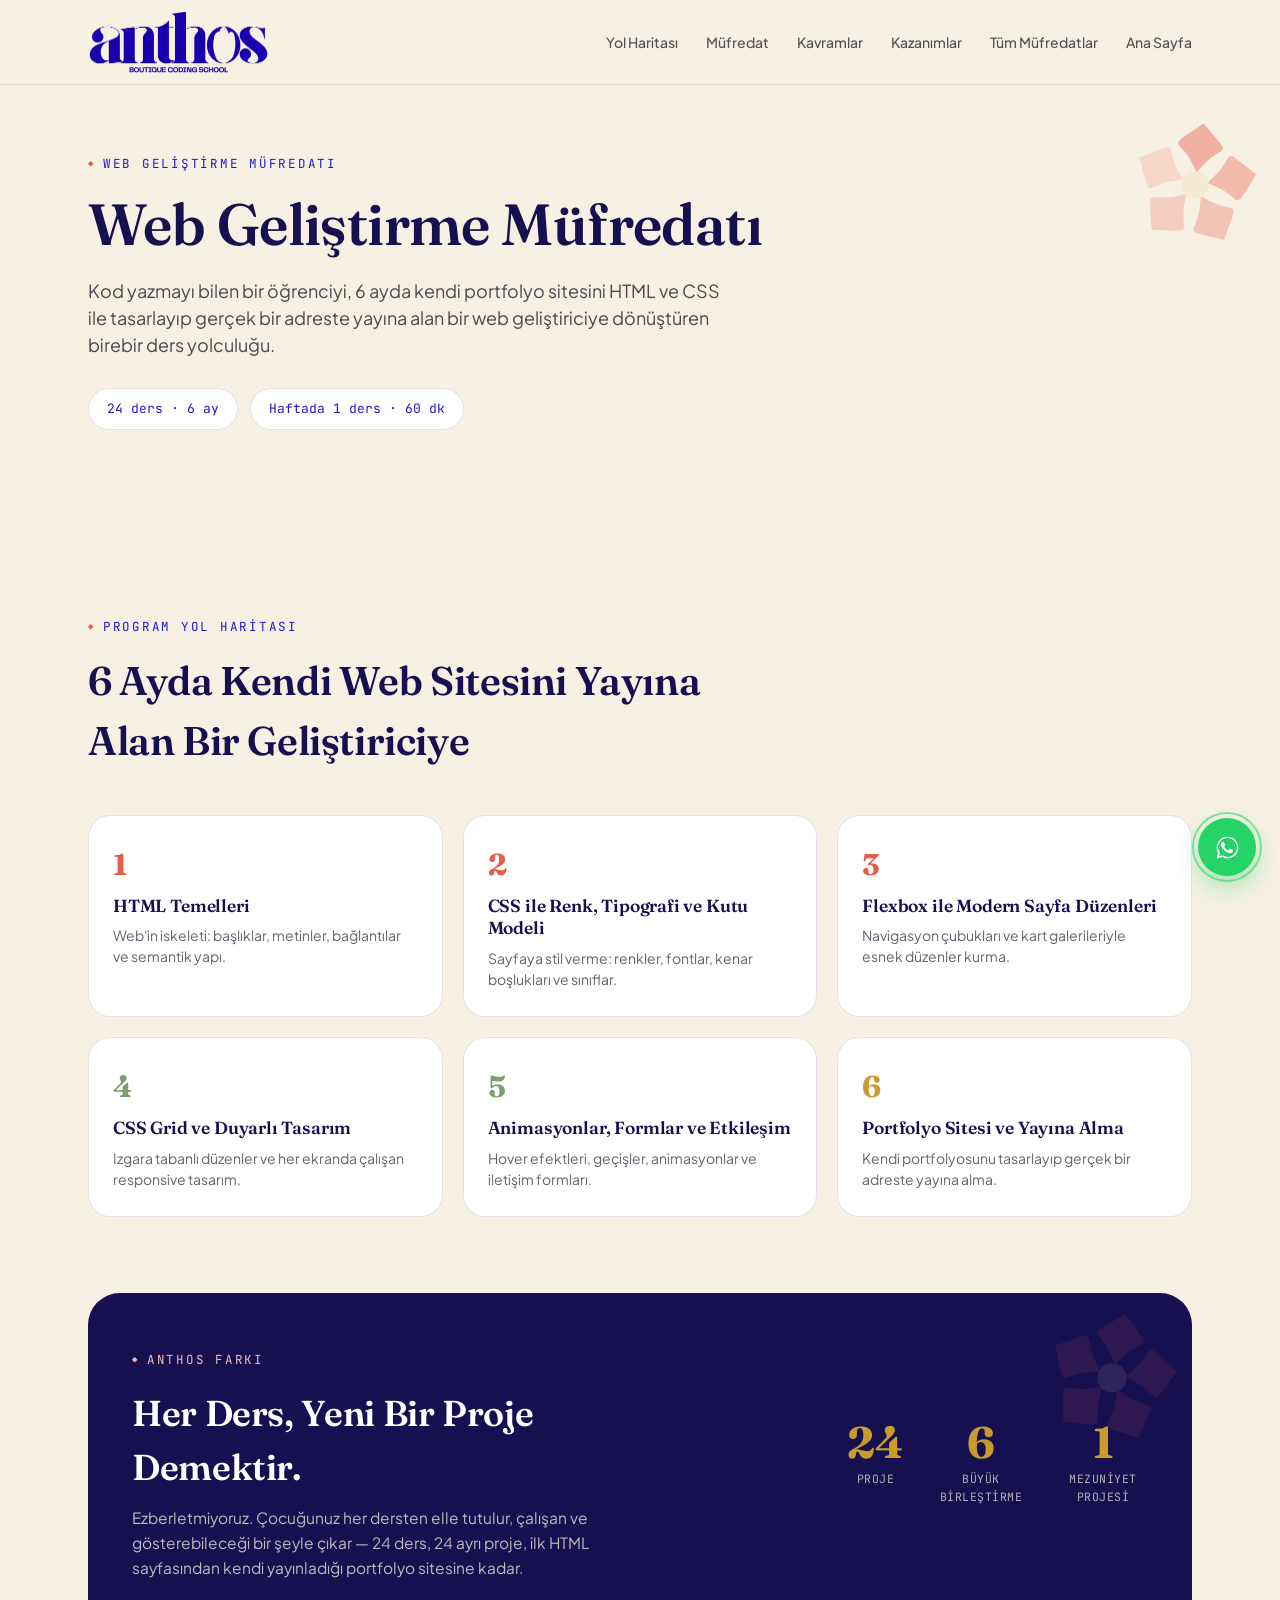
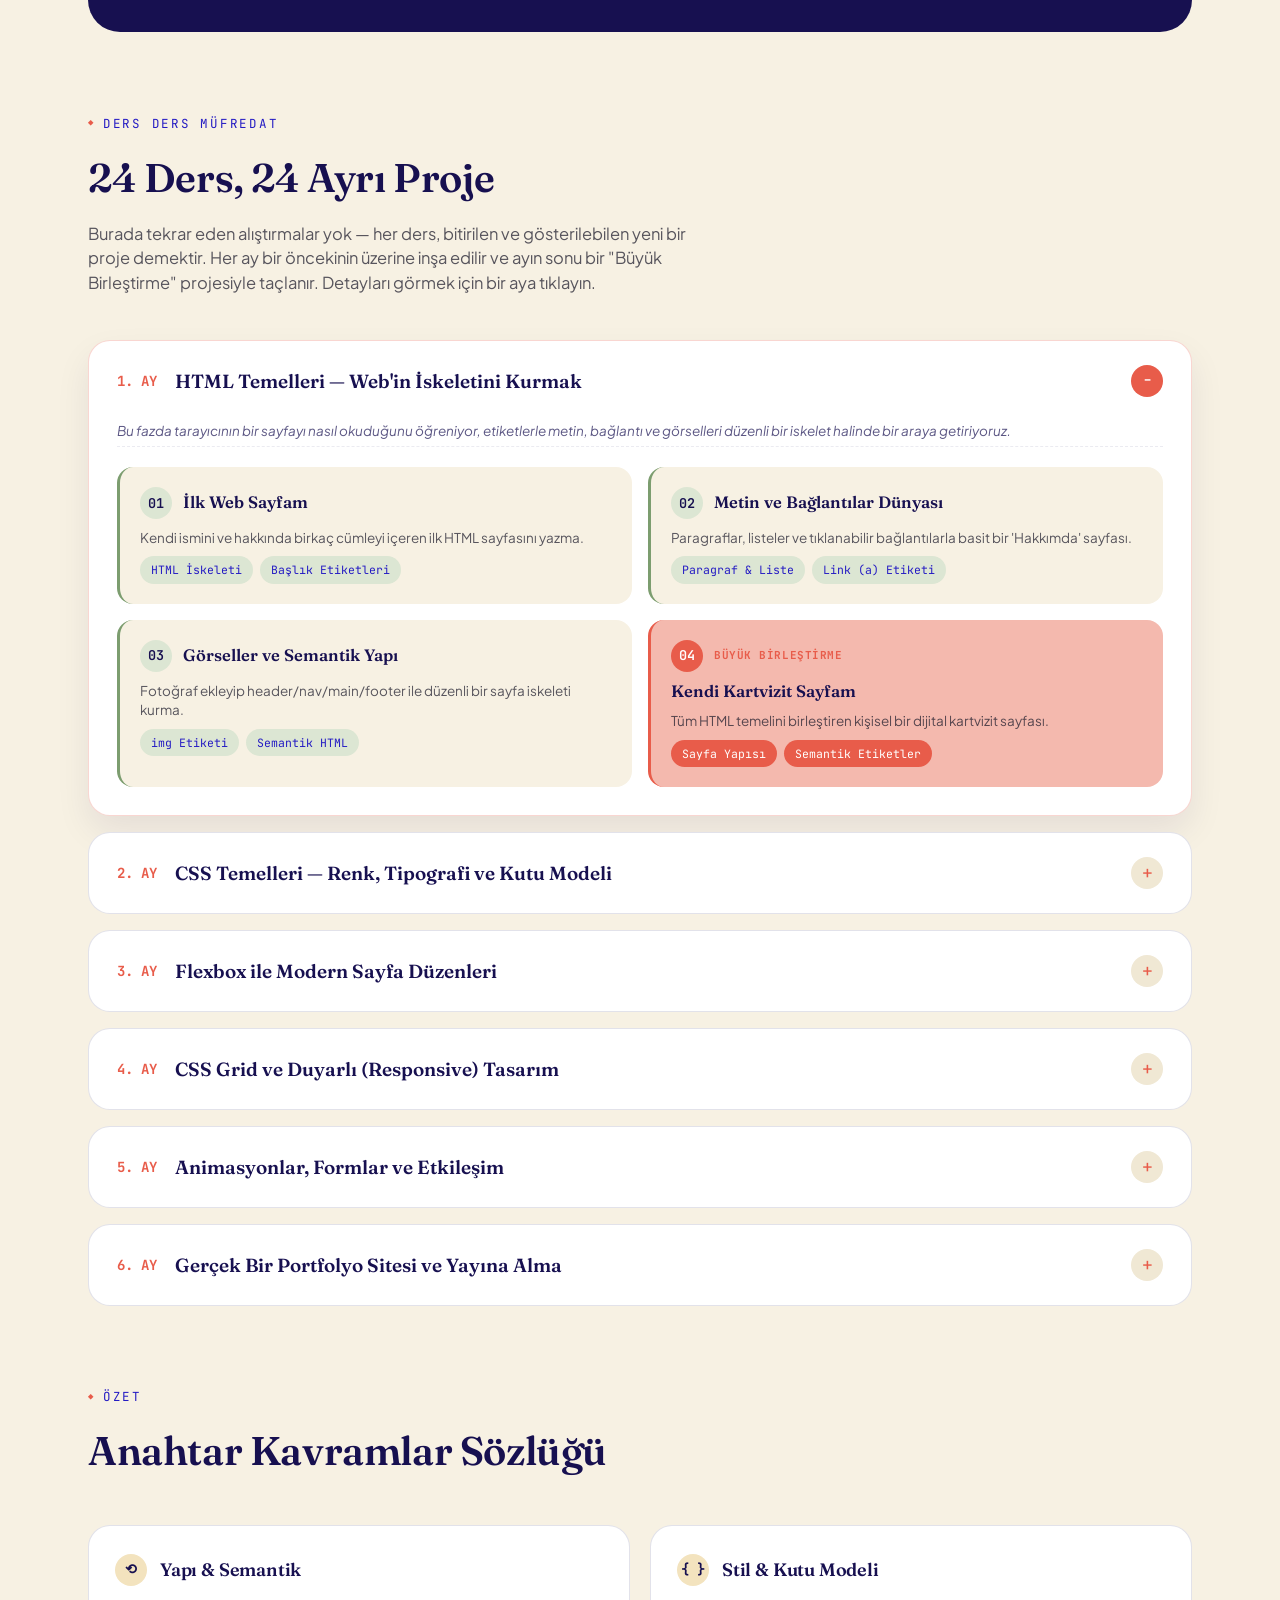
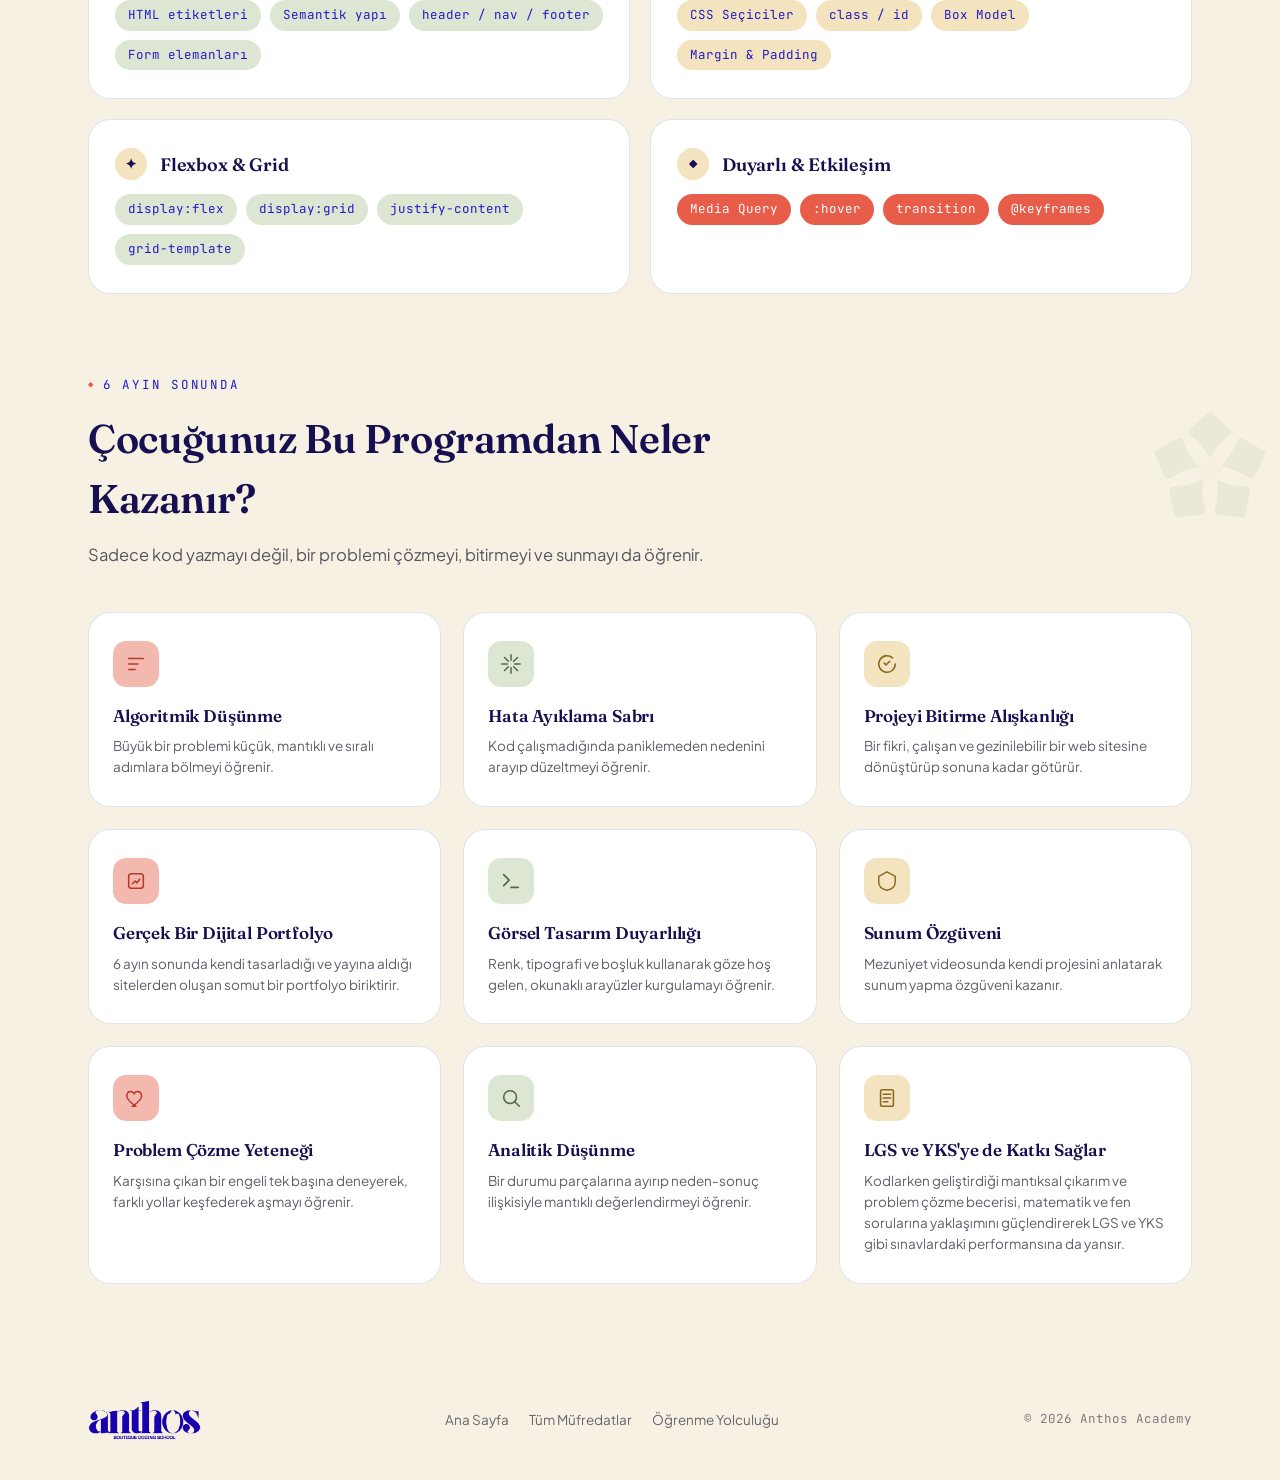
<file: web-gelistirme-mufredati.html>
<!DOCTYPE html>
<html lang="tr">
<head>
<meta charset="UTF-8">
<meta name="viewport" content="width=device-width, initial-scale=1.0">
<link rel="icon" type="image/png" href="favicon.png">
<meta name="robots" content="noindex, follow">
<title>Web Geliştirme Müfredatı — Anthos Butik Kodlama Okulu</title>
<meta name="description" content="Anthos Web Geliştirme (HTML/CSS) müfredatı: 24 ders, 6 ay, aylık yol haritası. Web sayfasının iskeletinden Flexbox ve Grid ile modern düzenlere, kendi portfolyo sitesini canlıya almaya uzanan birebir ders yolculuğu.">
<link rel="canonical" href="https://anthosacademy.com/web-gelistirme-mufredati.html">

<meta property="og:type" content="website">
<meta property="og:site_name" content="Anthos — Butik Kodlama Okulu">
<meta property="og:title" content="Web Geliştirme Müfredatı — Anthos Butik Kodlama Okulu">
<meta property="og:description" content="Anthos Web Geliştirme (HTML/CSS) müfredatı: 24 ders, 6 ay, aylık yol haritası. Kendi portfolyo sitesini canlıya almaya uzanan birebir ders yolculuğu.">
<meta property="og:url" content="https://anthosacademy.com/web-gelistirme-mufredati.html">
<meta property="og:locale" content="tr_TR">
<meta property="og:image" content="https://anthosacademy.com/og-image.png">
<meta property="og:image:width" content="1200">
<meta property="og:image:height" content="630">

<meta name="twitter:card" content="summary_large_image">
<meta name="twitter:title" content="Web Geliştirme Müfredatı — Anthos Butik Kodlama Okulu">
<meta name="twitter:description" content="Anthos Web Geliştirme (HTML/CSS) müfredatı: 24 ders, 6 ay, aylık yol haritası. Kendi portfolyo sitesini canlıya almaya uzanan birebir ders yolculuğu.">
<meta name="twitter:image" content="https://anthosacademy.com/og-image.png">
<link rel="preconnect" href="https://fonts.googleapis.com">
<link rel="preconnect" href="https://fonts.gstatic.com" crossorigin>
<link href="https://fonts.googleapis.com/css2?family=Fraunces:ital,opsz,wght@0,9..144,300;0,9..144,500;0,9..144,600;0,9..144,700;1,9..144,500&family=Plus+Jakarta+Sans:wght@400;500;600;700&family=JetBrains+Mono:wght@400;500&display=swap" rel="stylesheet">
<link rel="stylesheet" href="style.css">
<style>
  :root{--radius: 22px;
  }
  html{scroll-behavior:smooth;}
  @media (prefers-reduced-motion: reduce){
    html{scroll-behavior:auto;}
    *{animation-duration:0.001ms !important; animation-iteration-count:1 !important; transition-duration:0.001ms !important;}
  }
  body{
    background:var(--cream); color:var(--charcoal);
    font-family:'Plus Jakarta Sans', sans-serif; line-height:1.5;
    -webkit-font-smoothing:antialiased; overflow-x:hidden;
  }
  a{color:inherit; text-decoration:none;}
  img,svg{display:block; max-width:100%;}
  .wrap{max-width:1160px; margin:0 auto; padding:0 28px;}
  .eyebrow{
    font-family:'JetBrains Mono', monospace; font-size:12.5px; letter-spacing:0.14em;
    text-transform:uppercase; color:var(--ink); display:inline-flex; align-items:center; gap:8px;
  }
  .eyebrow::before{content:"◆"; font-size:9px; color:var(--bloom);}
  h1,h2,h3{font-family:'Fraunces', serif; color:var(--ink-deep); font-weight:600; letter-spacing:-0.01em;}

  .scroll-progress{position:fixed; top:0; left:0; height:3px; width:0%; background:linear-gradient(90deg, var(--bloom), var(--gold)); z-index:100;}

  .wa-float{
    position:fixed; right:24px; bottom:24px; z-index:90;
    width:58px; height:58px; border-radius:50%; background:#25D366;
    display:flex; align-items:center; justify-content:center;
    box-shadow:0 10px 24px rgba(37,211,102,0.42);
    transition:transform .2s ease, box-shadow .2s ease;
  }
  .wa-float:hover{transform:scale(1.08); box-shadow:0 14px 30px rgba(37,211,102,0.5);}
  .wa-float svg{width:29px; height:29px; position:relative; z-index:1;}
  .wa-float::before{
    content:""; position:absolute; inset:-6px; border-radius:50%;
    border:2px solid rgba(37,211,102,0.55); animation:wa-pulse 2.2s ease-out infinite;
  }
  @keyframes wa-pulse{ 0%{transform:scale(0.92); opacity:0.85;} 100%{transform:scale(1.45); opacity:0;} }
  @media(max-width:600px){ .wa-float{right:16px; bottom:16px; width:52px; height:52px;} .wa-float svg{width:26px; height:26px;} }

  .reveal{opacity:0; transform:translateY(18px); transition:opacity 0.7s ease, transform 0.7s ease;}
  .reveal.in{opacity:1; transform:translateY(0);}

  .btn{
    display:inline-flex; align-items:center; justify-content:center; gap:8px;
    font-family:'Plus Jakarta Sans', sans-serif; font-weight:600; font-size:14.5px;
    padding:13px 24px; border-radius:100px; cursor:pointer; border:none;
    transition:transform 0.18s ease, box-shadow 0.18s ease; white-space:nowrap;
  }
  .btn:focus-visible{outline:2px solid var(--ink); outline-offset:3px;}
  .btn-primary{background:var(--bloom); color:#fff; box-shadow:0 6px 18px rgba(232,92,74,0.32); position:relative; overflow:hidden;}
  .btn-primary:hover{transform:translateY(-2px); box-shadow:0 10px 22px rgba(232,92,74,0.4);}
  .btn-primary::before{content:""; position:absolute; top:0; left:-60%; width:40%; height:100%; background:linear-gradient(120deg, transparent, rgba(255,255,255,0.45), transparent); transform:skewX(-20deg); transition:left .6s ease; pointer-events:none;}
  .btn-primary:hover::before{left:130%;}
  .btn-ghost{background:transparent; color:var(--ink-deep); border:1.5px solid var(--line);}
  .btn-ghost:hover{border-color:var(--ink);}

  /* NAV */
  .nav{position:sticky; top:0; z-index:50; background:rgba(247,241,227,0.86); backdrop-filter:blur(10px); border-bottom:1px solid var(--line);}
  .nav-inner{display:flex; align-items:center; justify-content:space-between; padding:10px 28px; max-width:1160px; margin:0 auto;}
  .brand{display:flex; align-items:center; gap:10px; line-height:1;}
  .brand-logo-img{height:64px; width:auto; flex-shrink:0; transition:transform .3s cubic-bezier(.34,1.56,.64,1);}
  .brand:hover .brand-logo-img{transform:rotate(-4deg) scale(1.05);}
  .nav-links{display:none; align-items:center; gap:28px;}
  .nav-links a{font-size:14px; font-weight:500; color:var(--charcoal); opacity:0.75; transition:opacity 0.2s; position:relative;}
  .nav-links a::after{content:""; position:absolute; left:0; right:100%; bottom:-4px; height:2px; background:var(--bloom); transition:right .25s ease;}
  .nav-links a:hover{opacity:1;}
  .nav-links a:hover::after{right:0;}
  .nav-cta{display:none;}
  @media(min-width:860px){ .nav-cta{display:inline-flex;} .nav-links{display:flex;} }

  .nav-hamburger{
    display:flex; align-items:center; justify-content:center;
    width:38px; height:38px; background:none; border:none; cursor:pointer;
    flex-shrink:0; padding:0; gap:5px; flex-direction:column;
  }
  .nav-hamburger span{
    display:block; width:22px; height:2px; background:var(--ink-deep);
    border-radius:2px; transition:transform 0.2s ease, opacity 0.2s ease;
  }
  .nav-hamburger.open span:nth-child(1){transform:translateY(7px) rotate(45deg);}
  .nav-hamburger.open span:nth-child(2){opacity:0;}
  .nav-hamburger.open span:nth-child(3){transform:translateY(-7px) rotate(-45deg);}
  @media(min-width:860px){ .nav-hamburger{display:none;} }
  @media(max-width:859px){
    .nav-links.open{
      display:flex; position:absolute; top:100%; left:0; right:0;
      flex-direction:column; align-items:stretch; gap:0;
      background:#fdf9f0; border-top:1px solid var(--line);
      box-shadow:0 12px 24px rgba(23,16,80,0.12);
      padding:6px 28px 18px; z-index:60;
    }
    .nav-links.open a{
      padding:14px 4px; border-bottom:1px solid var(--line);
      font-size:15px; white-space:normal;
    }
  }

  /* HERO */
  .hero{position:relative; padding:64px 0 72px; overflow:hidden;}
  .hero-flower{position:absolute; top:-40px; right:-10px; width:190px; height:280px; opacity:0.5; transform:rotate(8deg); z-index:0;}
  .hero .wrap{position:relative; z-index:1;}
  .hero-copy{max-width:820px;}
  .hero h1{font-size:clamp(36px,5.4vw,58px); line-height:1.05; margin:20px 0 22px;}
  .hero p.lead{font-size:18px; color:var(--charcoal); opacity:0.78; max-width:640px; margin-bottom:30px;}
  .hero-pills{display:flex; gap:12px; flex-wrap:wrap; margin-bottom:34px;}
  .hero-pill{
    font-family:'JetBrains Mono', monospace; font-size:13px; color:var(--ink);
    background:#fff; border:1.5px solid var(--line); border-radius:100px; padding:10px 18px;
  }

  /* ROADMAP */
  .section{padding:76px 0;}
  .section-head{max-width:640px; margin-bottom:44px;}
  .section-head h2{font-size:clamp(28px,3.4vw,40px); margin-top:14px;}
  .section-head p{font-size:16.5px; opacity:0.72; margin-top:14px;}

  .road-grid{display:grid; grid-template-columns:repeat(3,1fr); gap:20px;}
  @media(max-width:900px){ .road-grid{grid-template-columns:1fr 1fr;} }
  @media(max-width:600px){ .road-grid{grid-template-columns:1fr;} }
  .road-card{background:#fff; border:1px solid var(--line); border-radius:var(--radius); padding:26px 24px; transition:transform .25s ease, box-shadow .25s ease;}
  .road-card:hover{transform:translateY(-4px); box-shadow:0 16px 34px rgba(23,16,80,0.08);}
  .road-num{font-family:'Fraunces', serif; font-weight:700; font-size:30px; margin-bottom:8px; display:block;}
  .road-card h3{font-size:17.5px; margin-bottom:8px; line-height:1.3;}
  .road-card p{font-size:14px; opacity:0.68;}

  /* CURRICULUM ACCORDION */
  .month-list{display:flex; flex-direction:column; gap:16px;}
  .month-item{background:#fff; border:1px solid var(--line); border-radius:var(--radius); overflow:hidden; transition:box-shadow .25s ease, border-color .25s ease;}
  .month-item.open{box-shadow:0 16px 34px rgba(23,16,80,0.08); border-color:rgba(232,92,74,0.25);}
  .month-q{
    width:100%; display:flex; align-items:center; justify-content:space-between; gap:20px;
    padding:24px 28px; background:transparent; border:none; cursor:pointer; text-align:left;
  }
  .month-q:focus-visible{outline:2px solid var(--ink); outline-offset:-2px;}
  .month-q-left{display:flex; align-items:center; gap:18px;}
  .month-tag{font-family:'JetBrains Mono', monospace; font-size:14px; color:var(--bloom); font-weight:700; flex-shrink:0;}
  .month-title{font-family:'Fraunces', serif; font-weight:600; font-size:19px; color:var(--ink-deep);}
  .month-icon{
    flex-shrink:0; width:32px; height:32px; border-radius:50%; background:var(--cream-2); color:var(--bloom);
    display:flex; align-items:center; justify-content:center; font-size:18px; font-family:'JetBrains Mono', monospace;
    transition:transform .3s ease, background .3s ease, color .3s ease;
  }
  .month-item.open .month-icon{background:var(--bloom); color:#fff; transform:rotate(180deg);}
  .month-panel{max-height:0; overflow:hidden; transition:max-height .4s ease;}
  .month-item.open .month-panel{max-height:1000px;}
  .month-panel-inner{padding:0 28px 28px; display:grid; grid-template-columns:1fr 1fr; gap:16px;}
  @media(max-width:700px){ .month-panel-inner{grid-template-columns:1fr;} }
  .month-intro{grid-column:1/-1; font-family:'Plus Jakarta Sans', sans-serif; font-size:13.5px; font-style:italic; color:var(--ink-deep); opacity:0.7; line-height:1.55; padding-bottom:4px; border-bottom:1px dashed var(--line); margin-bottom:4px;}
  .lesson-card{background:var(--cream); border-radius:16px; padding:20px; display:flex; flex-direction:column; gap:9px; border-left:3px solid var(--sage); transition:transform .25s ease, box-shadow .25s ease;}
  .lesson-card:hover{transform:translateY(-3px); box-shadow:0 10px 22px rgba(23,16,80,0.08);}
  .lesson-card.final{background:var(--bloom-soft); border-left-color:var(--bloom);}

  /* PROMISE BAND */
  .promise-band{
    background:var(--ink-deep); border-radius:32px; padding:52px 44px;
    display:flex; align-items:center; justify-content:space-between; gap:40px; flex-wrap:wrap;
    position:relative; overflow:hidden;
  }
  .promise-copy{max-width:520px; position:relative; z-index:1;}
  .promise-copy .eyebrow{color:var(--bloom-soft);}
  .promise-copy .eyebrow::before{color:var(--bloom-soft);}
  .promise-copy h2{color:#fff; font-size:clamp(26px,3.2vw,36px); margin:16px 0 12px;}
  .promise-copy p{color:rgba(247,241,227,0.75); font-size:15.5px; line-height:1.6;}
  .promise-stats{display:flex; gap:32px; position:relative; z-index:1;}
  .promise-stat{text-align:center;}
  .promise-stat strong{display:block; font-family:'Fraunces', serif; font-size:44px; color:var(--gold); line-height:1;}
  .promise-stat span{font-family:'JetBrains Mono', monospace; font-size:11.5px; color:rgba(247,241,227,0.7); text-transform:uppercase; letter-spacing:0.04em; display:block; margin-top:6px; max-width:90px;}
  .promise-flower{position:absolute; width:200px; height:290px; opacity:0.1; z-index:0;}
  .promise-flower.pf1{top:-60px; right:-20px; transform:rotate(12deg);}
  @media(max-width:760px){ .promise-band{flex-direction:column; align-items:flex-start; padding:40px 28px;} .promise-stats{gap:22px;} }
  .lesson-head{display:flex; align-items:center; gap:11px;}
  .lesson-num{
    width:32px; height:32px; border-radius:50%; background:var(--sage-soft); color:var(--ink-deep);
    font-family:'JetBrains Mono', monospace; font-weight:600; font-size:13.5px;
    display:flex; align-items:center; justify-content:center; flex-shrink:0;
  }
  .lesson-card.final .lesson-num{background:var(--bloom); color:#fff;}
  .lesson-final-tag{font-family:'JetBrains Mono', monospace; font-size:11px; color:var(--bloom); font-weight:700; letter-spacing:0.05em;}
  .lesson-card h4{font-family:'Fraunces', serif; font-weight:600; font-size:16.5px; color:var(--ink-deep); line-height:1.3;}
  .lesson-card p{font-family:'Plus Jakarta Sans', sans-serif; font-size:13.5px; color:var(--charcoal); opacity:0.72; line-height:1.45;}
  .lesson-card p strong{color:var(--ink-deep); opacity:1; font-weight:600;}
  .lesson-card.final p strong{color:#fff;}
  .lesson-tags{display:flex; gap:7px; flex-wrap:wrap;}
  .lesson-tag{font-family:'JetBrains Mono', monospace; font-size:11.5px; color:var(--ink); background:var(--sage-soft); border-radius:100px; padding:5px 11px;}
  .lesson-card.final .lesson-tag{color:#fff; background:var(--bloom);}

  /* DETAILED LESSON SAMPLE (ders sunumu formatı) */
  .lesson-detail{
    grid-column:1 / -1; background:#fff; border:1px solid var(--line); border-radius:18px;
    padding:30px; display:grid; grid-template-columns:1.3fr 1fr; gap:32px; align-items:start;
  }
  @media(max-width:820px){ .lesson-detail{grid-template-columns:1fr;} }
  .lesson-detail-num{
    font-family:'JetBrains Mono', monospace; font-size:20px; font-weight:700; color:var(--ink-deep);
    display:inline-block; margin-bottom:12px;
  }
  .lesson-detail-copy h4{font-family:'Fraunces', serif; font-weight:700; font-size:25px; color:var(--ink-deep); margin-bottom:18px;}
  .lesson-detail-copy p{font-size:14.5px; line-height:1.65; color:var(--charcoal); margin-bottom:14px;}
  .lesson-detail-copy p strong{color:var(--ink-deep); font-weight:700;}
  .lesson-detail-kavram > span{display:block; font-family:'Fraunces', serif; font-weight:700; font-size:14.5px; color:var(--ink-deep); margin:18px 0 12px;}
  .lesson-detail-tags{display:flex; gap:10px; flex-wrap:wrap;}
  .ldt{font-family:'Plus Jakarta Sans', sans-serif; font-weight:700; font-size:13px; color:#fff; padding:9px 16px; border-radius:100px;}
  .ldt.orange{background:#EA9A4E;}
  .ldt.teal{background:#5FB39A;}
  .ldt.purple{background:#8B7FE0;}

  .scratch-mock{background:#fff; border:1px solid var(--line); border-radius:16px; overflow:hidden; box-shadow:0 12px 28px rgba(23,16,80,0.1); position:sticky; top:90px;}
  .scratch-mock-top{display:flex; align-items:center; gap:7px; padding:10px 14px; background:#EDEAE0; border-bottom:1px solid var(--line);}
  .sm-dot{width:11px; height:11px; border-radius:50%;}
  .sm-dot.green{background:#3FB65A;}
  .sm-dot.red{background:#E85C4A;}
  .sm-top-spacer{flex:1;}
  .sm-top-icon{width:16px; height:13px; border-radius:3px; background:#fff; border:1px solid var(--line);}
  .scratch-mock-stage{position:relative; height:190px; background:linear-gradient(180deg,#7FDDEA 0%,#3FBCD6 55%,#1F8FB8 100%); overflow:hidden;}
  .sm-tree{position:absolute; bottom:0; width:2px; background:#0F5C6E; opacity:0.35;}
  .sm-tree::before,.sm-tree::after{content:""; position:absolute; width:2px; height:16px; background:#0F5C6E; top:6px;}
  .sm-tree::before{left:-8px; transform:rotate(30deg); transform-origin:bottom;}
  .sm-tree::after{left:8px; transform:rotate(-30deg); transform-origin:bottom;}
  .sm-tree-1{left:18px; height:70px;}
  .sm-tree-2{right:24px; height:56px;}
  .sm-coral{position:absolute; bottom:0; border-radius:8px 8px 0 0;}
  .sm-coral-1{left:14px; width:16px; height:38px; background:#B5459C;}
  .sm-coral-2{left:34px; width:12px; height:26px; background:#7C3FA0;}
  .sm-coral-3{right:18px; width:18px; height:44px; background:#D6567A;}
  .sm-coral-4{right:42px; width:12px; height:22px; background:#5FB39A;}
  .sm-sand{position:absolute; left:0; right:0; bottom:0; height:16px; background:#E4D6A8; opacity:0.9;}
  .sm-shark{position:absolute; width:64px; height:44px; top:70px; left:88px; filter:drop-shadow(0 3px 4px rgba(0,0,0,0.15));}
  .sm-clownfish{position:absolute; width:26px; height:22px; top:108px; left:150px;}
  .scratch-mock-panel{padding:10px 14px 12px; background:#F7F5EE; display:flex; flex-direction:column; gap:8px;}
  .sm-panel-row{display:flex; align-items:center; gap:6px; flex-wrap:wrap;}
  .sm-panel-label{font-family:'Plus Jakarta Sans', sans-serif; font-size:10px; font-weight:700; color:var(--ink-deep); opacity:0.6;}
  .sm-panel-field{font-family:'JetBrains Mono', monospace; font-size:10.5px; color:var(--ink-deep); background:#fff; border:1px solid var(--line); border-radius:8px; padding:5px 9px;}
  .sm-panel-field.sm-small{padding:5px 8px; min-width:26px; text-align:center;}
  .sm-eye{width:14px; height:14px; border-radius:50%; background:#fff; border:1.5px solid var(--bloom-soft); position:relative; flex-shrink:0;}
  .sm-eye::before{content:""; position:absolute; inset:3px; border-radius:50%; background:var(--bloom);}
  .sm-panel-bottom{display:flex; align-items:flex-end; justify-content:space-between; gap:10px;}
  .sm-thumbs{display:flex; gap:8px;}
  .sm-thumb{display:flex; flex-direction:column; align-items:center; gap:3px;}
  .sm-thumb-box{width:34px; height:34px; border-radius:8px; background:#fff; border:1.5px solid var(--line); display:flex; align-items:center; justify-content:center; font-size:16px;}
  .sm-thumb.active .sm-thumb-box{border-color:var(--bloom); box-shadow:0 0 0 2px rgba(232,92,74,0.18);}
  .sm-thumb small{font-family:'Plus Jakarta Sans', sans-serif; font-size:8.5px; color:var(--ink-deep); opacity:0.6;}
  .sm-scene{display:flex; flex-direction:column; align-items:center; gap:3px;}
  .sm-scene-box{width:38px; height:30px; border-radius:8px; background:linear-gradient(180deg,#7FDDEA,#1F8FB8); border:1.5px solid var(--line);}
  .sm-scene small{font-family:'Plus Jakarta Sans', sans-serif; font-size:8.5px; color:var(--ink-deep); opacity:0.6; text-align:center; line-height:1.3;}

  /* GLOSSARY */
  .glossary-grid{display:grid; grid-template-columns:1fr 1fr; gap:20px;}
  @media(max-width:700px){ .glossary-grid{grid-template-columns:1fr;} }
  .gloss-card{background:#fff; border:1px solid var(--line); border-radius:var(--radius); padding:28px 26px; transition:transform .25s ease, box-shadow .25s ease;}
  .gloss-card:hover{transform:translateY(-4px); box-shadow:0 16px 34px rgba(23,16,80,0.08);}
  .gloss-head{display:flex; align-items:center; gap:13px; margin-bottom:14px;}
  .gloss-icon{width:32px; height:32px; border-radius:50%; background:var(--gold-soft); display:flex; align-items:center; justify-content:center; font-family:'JetBrains Mono', monospace; font-weight:700; color:var(--ink-deep); font-size:14px; flex-shrink:0; transition:transform .3s cubic-bezier(.34,1.56,.64,1);}
  .gloss-card:hover .gloss-icon{transform:scale(1.12) rotate(-6deg);}
  .gloss-card h3{font-size:18px;}
  .gloss-tags{display:flex; gap:9px; flex-wrap:wrap;}
  .gloss-tag{font-family:'JetBrains Mono', monospace; font-size:12.5px; color:var(--ink); background:var(--sage-soft); border-radius:100px; padding:6px 13px;}
  .gloss-tag.gold{background:var(--gold-soft);}
  .gloss-tag.bloom{color:#fff; background:var(--bloom);}

  /* stagger reveal for grids */
  :is(.road-grid,.glossary-grid,.kazanim-grid) > .reveal:nth-child(1){transition-delay:0s;}
  :is(.road-grid,.glossary-grid,.kazanim-grid) > .reveal:nth-child(2){transition-delay:.08s;}
  :is(.road-grid,.glossary-grid,.kazanim-grid) > .reveal:nth-child(3){transition-delay:.16s;}
  :is(.road-grid,.glossary-grid,.kazanim-grid) > .reveal:nth-child(4){transition-delay:.24s;}
  :is(.road-grid,.glossary-grid,.kazanim-grid) > .reveal:nth-child(5){transition-delay:.32s;}
  :is(.road-grid,.glossary-grid,.kazanim-grid) > .reveal:nth-child(6){transition-delay:.4s;}
  .kazanim-grid > .reveal:nth-child(7){transition-delay:.48s;}
  .kazanim-grid > .reveal:nth-child(8){transition-delay:.56s;}
  .kazanim-grid > .reveal:nth-child(9){transition-delay:.64s;}

  /* TEASER: SIRADA NE VAR */
  .teaser-band{
    background:#fff; border:1.5px dashed var(--gold); border-radius:var(--radius);
    padding:36px 32px; display:flex; align-items:center; gap:28px; flex-wrap:wrap;
    transition:box-shadow .3s ease, transform .3s ease;
  }
  .teaser-band:hover{transform:translateY(-3px); box-shadow:0 16px 34px rgba(23,16,80,0.08);}
  .teaser-icon{flex-shrink:0; width:64px; height:64px; border-radius:18px; background:var(--gold-soft); display:flex; align-items:center; justify-content:center;}
  .teaser-stages{flex-shrink:0; display:flex; align-items:center; gap:8px;}
  .teaser-stage-icon{width:52px; height:52px; border-radius:50%; display:flex; align-items:center; justify-content:center; background:var(--cream-2); border:1.5px solid var(--line); transition:transform .25s ease;}
  .teaser-stage-icon.current{width:64px; height:64px; background:var(--ink-deep); border-color:var(--ink-deep); box-shadow:0 8px 20px rgba(23,16,80,0.18);}
  .teaser-stage-icon.next{background:var(--bloom-soft); border-color:var(--bloom-soft); opacity:0.85;}
  .teaser-band:hover .teaser-stage-icon.next{transform:scale(1.08);}
  .teaser-stage-label{font-family:'JetBrains Mono', monospace; font-size:10px; text-align:center; opacity:0.55; margin-top:6px; display:block;}
  .teaser-stage-wrap{display:flex; flex-direction:column; align-items:center;}
  .teaser-stage-arrow{opacity:0.35; font-size:16px; margin:0 2px;}
  .teaser-copy{flex:1; min-width:260px;}
  .teaser-copy h2{font-size:clamp(22px,2.6vw,28px); margin:8px 0 10px;}
  .teaser-copy p{font-size:14.5px; opacity:0.75; line-height:1.6; margin-bottom:14px; max-width:640px;}
  .teaser-link{font-family:'JetBrains Mono', monospace; font-size:13.5px; color:var(--ink); font-weight:600; border-bottom:1.5px solid var(--gold); padding-bottom:2px; display:inline-flex; align-items:center; gap:6px; transition:color .2s ease;}
  .teaser-link:hover{color:var(--bloom);}

  /* KAZANIMLAR */
  .kazanim-section{position:relative; overflow:hidden;}
  .kazanim-flower{position:absolute; top:-30px; right:-20px; width:180px; height:260px; opacity:0.12; z-index:0;}
  .kazanim-section .wrap{position:relative; z-index:1;}
  .kazanim-grid{display:grid; grid-template-columns:repeat(3,1fr); gap:22px;}
  @media(max-width:900px){ .kazanim-grid{grid-template-columns:1fr 1fr;} }
  @media(max-width:600px){ .kazanim-grid{grid-template-columns:1fr;} }
  .kazanim-card{background:#fff; border:1px solid var(--line); border-radius:var(--radius); padding:28px 24px; transition:transform .3s ease, box-shadow .3s ease;}
  .kazanim-card:hover{transform:translateY(-5px); box-shadow:0 16px 34px rgba(23,16,80,0.09);}
  .kazanim-icon{width:46px; height:46px; border-radius:13px; display:flex; align-items:center; justify-content:center; margin-bottom:16px; transition:transform .3s cubic-bezier(.34,1.56,.64,1);}
  .kazanim-card:hover .kazanim-icon{transform:scale(1.1) rotate(-5deg);}
  .kazanim-card.c-bloom .kazanim-icon{background:var(--bloom-soft);}
  .kazanim-card.c-sage .kazanim-icon{background:var(--sage-soft);}
  .kazanim-card.c-gold .kazanim-icon{background:var(--gold-soft);}
  .kazanim-card h3{font-size:17px; margin-bottom:8px;}
  .kazanim-card p{font-size:13.5px; opacity:0.7; line-height:1.55;}

  /* CLOSING CTA */
  .cta-band{background:var(--ink-deep); border-radius:32px; margin:0 20px; padding:72px 40px; position:relative; overflow:hidden; text-align:center;}
  .cta-flower{position:absolute; width:170px; height:250px; opacity:0.18;}
  .cta-flower.f1{top:-40px; left:40px; transform:rotate(-8deg);}
  .cta-flower.f2{bottom:-50px; right:50px; transform:rotate(10deg); opacity:0.14;}
  .cta-band .wrap{position:relative; z-index:1; max-width:700px;}
  .cta-band .eyebrow{color:var(--bloom-soft);}
  .cta-band .eyebrow::before{color:var(--bloom-soft);}
  .cta-band h2{color:#fff; font-size:clamp(28px,3.6vw,40px); margin:20px 0 18px;}
  .cta-band p{color:rgba(247,241,227,0.75); font-size:16.5px; margin-bottom:32px;}

  footer{padding:40px 0; display:flex; align-items:center; justify-content:space-between; flex-wrap:wrap; gap:16px;}
  footer .brand-logo-img{height:40px;}
  footer .foot-links{display:flex; gap:20px; align-items:center;}
  footer .foot-links a{font-size:13.5px; opacity:0.65;}
  footer .foot-links a:hover{opacity:1;}
  footer .foot-copy{font-family:'JetBrains Mono', monospace; font-size:12.5px; color:var(--charcoal); opacity:0.55;}
</style>
</head>
<body>
<div class="scroll-progress" id="scrollProgress"></div>
<a class="wa-float" href="https://wa.me/905305860216" target="_blank" rel="noopener" aria-label="WhatsApp'tan bize yazın">
  <svg viewBox="0 0 32 32" fill="none" xmlns="http://www.w3.org/2000/svg">
    <path d="M16.02 4C9.4 4 4 9.37 4 16c0 2.1.55 4.15 1.6 5.96L4 28l6.2-1.57A11.9 11.9 0 0 0 16.02 28C22.63 28 28 22.63 28 16S22.63 4 16.02 4Z" fill="#fff"/>
    <path d="M16.02 5.6c5.74 0 10.4 4.66 10.4 10.4s-4.66 10.4-10.4 10.4a10.35 10.35 0 0 1-5.28-1.45l-.38-.22-3.68.93.98-3.58-.25-.38A10.33 10.33 0 0 1 5.62 16c0-5.74 4.66-10.4 10.4-10.4Z" fill="#25D366"/>
    <path d="M12.1 10.35c-.24-.53-.5-.54-.73-.55h-.62c-.22 0-.57.08-.87.4-.3.32-1.14 1.11-1.14 2.7 0 1.59 1.17 3.13 1.33 3.35.16.22 2.27 3.64 5.6 4.96 2.77 1.1 3.33.88 3.94.82.6-.05 1.94-.79 2.21-1.56.27-.76.27-1.42.19-1.56-.08-.14-.3-.22-.62-.38-.32-.16-1.94-.96-2.24-1.07-.3-.11-.52-.16-.73.16-.22.32-.84 1.07-1.03 1.29-.19.22-.38.24-.7.08-.32-.16-1.36-.5-2.6-1.6-.96-.85-1.6-1.9-1.79-2.22-.19-.32-.02-.49.14-.65.14-.14.32-.38.48-.57.16-.19.21-.32.32-.54.11-.22.05-.4-.03-.57-.08-.16-.7-1.77-1-2.42Z" fill="#fff"/>
  </svg>
</a>

<nav class="nav">
  <div class="nav-inner">
    <a href="index.html" class="brand"><img class="brand-logo-img" src="logo.png" alt="Anthos"></a>
    <div class="nav-links">
      <a href="#yol-haritasi">Yol Haritası</a>
      <a href="#mufredat">Müfredat</a>
      <a href="#sozluk">Kavramlar</a>
      <a href="#kazanimlar">Kazanımlar</a>
      <a href="mufredatlar.html">Tüm Müfredatlar</a>
      <a href="index.html">Ana Sayfa</a>
    </div>
    <button type="button" class="nav-hamburger" id="navHamburger" aria-label="Menü" aria-expanded="false">
      <span></span><span></span><span></span>
    </button>
  </div>
</nav>

<header class="hero">
  <svg class="hero-flower" viewBox="0 0 220 220" xmlns="http://www.w3.org/2000/svg" aria-hidden="true">
    <g transform="translate(110,110)" opacity="0.85">
      <g fill="#E85C4A">
        <path d="M0,-14 C24,-58 44,-32 0,-72 C-44,-32 -24,-58 0,-14 Z" transform="rotate(0)"/>
        <path d="M0,-14 C24,-58 44,-32 0,-72 C-44,-32 -24,-58 0,-14 Z" transform="rotate(72)" opacity="0.85"/>
        <path d="M0,-14 C24,-58 44,-32 0,-72 C-44,-32 -24,-58 0,-14 Z" transform="rotate(144)" opacity="0.7"/>
        <path d="M0,-14 C24,-58 44,-32 0,-72 C-44,-32 -24,-58 0,-14 Z" transform="rotate(216)" opacity="0.55"/>
        <path d="M0,-14 C24,-58 44,-32 0,-72 C-44,-32 -24,-58 0,-14 Z" transform="rotate(288)" opacity="0.4"/>
      </g>
      <circle r="16" fill="#F3E3BE"/>
    </g>
  </svg>
  <div class="wrap">
    <div class="hero-copy reveal">
      <span class="eyebrow">Web Geliştirme Müfredatı</span>
      <h1>Web Geliştirme Müfredatı</h1>
      <p class="lead">Kod yazmayı bilen bir öğrenciyi, 6 ayda kendi portfolyo sitesini HTML ve CSS ile tasarlayıp gerçek bir adreste yayına alan bir web geliştiriciye dönüştüren birebir ders yolculuğu.</p>
      <div class="hero-pills">
        <span class="hero-pill">24 ders · 6 ay</span>
        <span class="hero-pill">Haftada 1 ders · 60 dk</span>
      </div>
    </div>
  </div>
</header>

<section class="section" id="yol-haritasi">
  <div class="wrap">
    <div class="section-head reveal">
      <span class="eyebrow">Program Yol Haritası</span>
      <h2>6 Ayda Kendi Web Sitesini Yayına Alan Bir Geliştiriciye</h2>
    </div>
    <div class="road-grid">
      <div class="road-card reveal">
        <span class="road-num" style="color:var(--bloom);">1</span>
        <h3>HTML Temelleri</h3>
        <p>Web'in iskeleti: başlıklar, metinler, bağlantılar ve semantik yapı.</p>
      </div>
      <div class="road-card reveal">
        <span class="road-num" style="color:var(--bloom);">2</span>
        <h3>CSS ile Renk, Tipografi ve Kutu Modeli</h3>
        <p>Sayfaya stil verme: renkler, fontlar, kenar boşlukları ve sınıflar.</p>
      </div>
      <div class="road-card reveal">
        <span class="road-num" style="color:var(--bloom);">3</span>
        <h3>Flexbox ile Modern Sayfa Düzenleri</h3>
        <p>Navigasyon çubukları ve kart galerileriyle esnek düzenler kurma.</p>
      </div>
      <div class="road-card reveal">
        <span class="road-num" style="color:var(--sage);">4</span>
        <h3>CSS Grid ve Duyarlı Tasarım</h3>
        <p>Izgara tabanlı düzenler ve her ekranda çalışan responsive tasarım.</p>
      </div>
      <div class="road-card reveal">
        <span class="road-num" style="color:var(--sage);">5</span>
        <h3>Animasyonlar, Formlar ve Etkileşim</h3>
        <p>Hover efektleri, geçişler, animasyonlar ve iletişim formları.</p>
      </div>
      <div class="road-card reveal">
        <span class="road-num" style="color:var(--gold);">6</span>
        <h3>Portfolyo Sitesi ve Yayına Alma</h3>
        <p>Kendi portfolyosunu tasarlayıp gerçek bir adreste yayına alma.</p>
      </div>
    </div>
  </div>
</section>

<section class="section" style="padding-top:0;">
  <div class="wrap">
    <div class="promise-band reveal">
      <svg class="promise-flower pf1" viewBox="0 0 220 220" xmlns="http://www.w3.org/2000/svg" aria-hidden="true">
        <g transform="translate(110,110)"><g fill="#E85C4A">
          <path d="M0,-14 C24,-58 44,-32 0,-72 C-44,-32 -24,-58 0,-14 Z" transform="rotate(0)"/>
          <path d="M0,-14 C24,-58 44,-32 0,-72 C-44,-32 -24,-58 0,-14 Z" transform="rotate(72)"/>
          <path d="M0,-14 C24,-58 44,-32 0,-72 C-44,-32 -24,-58 0,-14 Z" transform="rotate(144)"/>
          <path d="M0,-14 C24,-58 44,-32 0,-72 C-44,-32 -24,-58 0,-14 Z" transform="rotate(216)"/>
          <path d="M0,-14 C24,-58 44,-32 0,-72 C-44,-32 -24,-58 0,-14 Z" transform="rotate(288)"/>
        </g><circle r="16" fill="#F3E3BE"/></g>
      </svg>
      <div class="promise-copy">
        <span class="eyebrow">Anthos farkı</span>
        <h2>Her Ders, Yeni Bir Proje Demektir.</h2>
        <p>Ezberletmiyoruz. Çocuğunuz her dersten elle tutulur, çalışan ve gösterebileceği bir şeyle çıkar — 24 ders, 24 ayrı proje, ilk HTML sayfasından kendi yayınladığı portfolyo sitesine kadar.</p>
      </div>
      <div class="promise-stats">
        <div class="promise-stat"><strong>24</strong><span>Proje</span></div>
        <div class="promise-stat"><strong>6</strong><span>Büyük Birleştirme</span></div>
        <div class="promise-stat"><strong>1</strong><span>Mezuniyet Projesi</span></div>
      </div>
    </div>
  </div>
</section>

<section class="section" id="mufredat" style="padding-top:0;">
  <div class="wrap">
    <div class="section-head reveal">
      <span class="eyebrow">Ders Ders Müfredat</span>
      <h2>24 Ders, 24 Ayrı Proje</h2>
      <p>Burada tekrar eden alıştırmalar yok — her ders, bitirilen ve gösterilebilen yeni bir proje demektir. Her ay bir öncekinin üzerine inşa edilir ve ayın sonu bir "Büyük Birleştirme" projesiyle taçlanır. Detayları görmek için bir aya tıklayın.</p>
    </div>

    <div class="month-list">

      <div class="month-item open reveal" data-month="1">
        <button type="button" class="month-q" aria-expanded="true">
          <div class="month-q-left">
            <span class="month-tag">1. AY</span>
            <span class="month-title">HTML Temelleri — Web'in İskeletini Kurmak</span>
          </div>
          <span class="month-icon">−</span>
        </button>
        <div class="month-panel">
          <div class="month-panel-inner">
            <p class="month-intro">Bu fazda tarayıcının bir sayfayı nasıl okuduğunu öğreniyor, etiketlerle metin, bağlantı ve görselleri düzenli bir iskelet halinde bir araya getiriyoruz.</p>
            <div class="lesson-card">
              <div class="lesson-head"><span class="lesson-num">01</span><h4>İlk Web Sayfam</h4></div>
              <p>Kendi ismini ve hakkında birkaç cümleyi içeren ilk HTML sayfasını yazma.</p>
              <div class="lesson-tags"><span class="lesson-tag">HTML İskeleti</span><span class="lesson-tag">Başlık Etiketleri</span></div>
            </div>
            <div class="lesson-card">
              <div class="lesson-head"><span class="lesson-num">02</span><h4>Metin ve Bağlantılar Dünyası</h4></div>
              <p>Paragraflar, listeler ve tıklanabilir bağlantılarla basit bir 'Hakkımda' sayfası.</p>
              <div class="lesson-tags"><span class="lesson-tag">Paragraf & Liste</span><span class="lesson-tag">Link (a) Etiketi</span></div>
            </div>
            <div class="lesson-card">
              <div class="lesson-head"><span class="lesson-num">03</span><h4>Görseller ve Semantik Yapı</h4></div>
              <p>Fotoğraf ekleyip header/nav/main/footer ile düzenli bir sayfa iskeleti kurma.</p>
              <div class="lesson-tags"><span class="lesson-tag">img Etiketi</span><span class="lesson-tag">Semantik HTML</span></div>
            </div>
            <div class="lesson-card final">
              <div class="lesson-head"><span class="lesson-num">04</span><span class="lesson-final-tag">BÜYÜK BİRLEŞTİRME</span></div>
              <h4>Kendi Kartvizit Sayfam</h4>
              <p>Tüm HTML temelini birleştiren kişisel bir dijital kartvizit sayfası.</p>
              <div class="lesson-tags"><span class="lesson-tag">Sayfa Yapısı</span><span class="lesson-tag">Semantik Etiketler</span></div>
            </div>
          </div>
        </div>
      </div>

      <div class="month-item reveal" data-month="2">
        <button type="button" class="month-q" aria-expanded="false">
          <div class="month-q-left">
            <span class="month-tag">2. AY</span>
            <span class="month-title">CSS Temelleri — Renk, Tipografi ve Kutu Modeli</span>
          </div>
          <span class="month-icon">+</span>
        </button>
        <div class="month-panel">
          <div class="month-panel-inner">
            <p class="month-intro">Bu fazda sayfaya ilk kez renk ve kişilik katıyor, her elemanın aslında görünmez bir kutu olduğunu keşfediyoruz.</p>
            <div class="lesson-card">
              <div class="lesson-head"><span class="lesson-num">05</span><h4>Renklerle Tanışma</h4></div>
              <p>Sayfaya renk, arkaplan ve yazı tipi ekleyerek ilk stillendirme denemesi.</p>
              <div class="lesson-tags"><span class="lesson-tag">CSS Seçiciler</span><span class="lesson-tag">Renk & Font</span></div>
            </div>
            <div class="lesson-card">
              <div class="lesson-head"><span class="lesson-num">06</span><h4>Kutu Modeli Gizemi</h4></div>
              <p>Kenar boşlukları ve çerçevelerle düzenli, nefes alan kutular tasarlama.</p>
              <div class="lesson-tags"><span class="lesson-tag">Box Model</span><span class="lesson-tag">Margin & Padding</span></div>
            </div>
            <div class="lesson-card">
              <div class="lesson-head"><span class="lesson-num">07</span><h4>Sınıflar ve Kimlikler</h4></div>
              <p>class ve id kullanarak sayfanın farklı bölümlerini özel olarak stillendirme.</p>
              <div class="lesson-tags"><span class="lesson-tag">class / id</span><span class="lesson-tag">CSS Önceliği</span></div>
            </div>
            <div class="lesson-card final">
              <div class="lesson-head"><span class="lesson-num">08</span><span class="lesson-final-tag">BÜYÜK BİRLEŞTİRME</span></div>
              <h4>Restoran Menü Sayfası</h4>
              <p>Renk, tipografi ve kutu modeliyle şık bir restoran menü sayfası tasarlama.</p>
              <div class="lesson-tags"><span class="lesson-tag">Tipografi</span><span class="lesson-tag">Kutu Düzeni</span></div>
            </div>
          </div>
        </div>
      </div>

      <div class="month-item reveal" data-month="3">
        <button type="button" class="month-q" aria-expanded="false">
          <div class="month-q-left">
            <span class="month-tag">3. AY</span>
            <span class="month-title">Flexbox ile Modern Sayfa Düzenleri</span>
          </div>
          <span class="month-icon">+</span>
        </button>
        <div class="month-panel">
          <div class="month-panel-inner">
            <p class="month-intro">Bu fazda elemanları elle hizalamayı bırakıp, tarayıcıya "bunları yan yana, ortalı ve esnek diz" demeyi öğreniyoruz.</p>
            <div class="lesson-card">
              <div class="lesson-head"><span class="lesson-num">09</span><h4>Yan Yana Dizilim Sihri</h4></div>
              <p>Elemanları satır ve sütun halinde hizalayan flexbox mantığını keşfetme.</p>
              <div class="lesson-tags"><span class="lesson-tag">display:flex</span><span class="lesson-tag">Hizalama</span></div>
            </div>
            <div class="lesson-card">
              <div class="lesson-head"><span class="lesson-num">10</span><h4>Navigasyon Çubuğu Yapıyorum</h4></div>
              <p>Logo ve menü linklerini içeren şık, yatay bir navigasyon çubuğu.</p>
              <div class="lesson-tags"><span class="lesson-tag">Navbar Tasarımı</span><span class="lesson-tag">justify-content</span></div>
            </div>
            <div class="lesson-card">
              <div class="lesson-head"><span class="lesson-num">11</span><h4>Kart Galerisi Düzeni</h4></div>
              <p>Ürün veya fotoğraf kartlarını esnek bir galeri düzeninde sıralama.</p>
              <div class="lesson-tags"><span class="lesson-tag">flex-wrap</span><span class="lesson-tag">Kart Bileşeni</span></div>
            </div>
            <div class="lesson-card final">
              <div class="lesson-head"><span class="lesson-num">12</span><span class="lesson-final-tag">BÜYÜK BİRLEŞTİRME</span></div>
              <h4>Fotoğraf Galerisi Sitesi</h4>
              <p>Navbar ve kart galerisini birleştiren tam bir fotoğraf galerisi sitesi.</p>
              <div class="lesson-tags"><span class="lesson-tag">Flexbox Düzeni</span><span class="lesson-tag">Bileşen Birleştirme</span></div>
            </div>
          </div>
        </div>
      </div>

      <div class="month-item reveal" data-month="4">
        <button type="button" class="month-q" aria-expanded="false">
          <div class="month-q-left">
            <span class="month-tag">4. AY</span>
            <span class="month-title">CSS Grid ve Duyarlı (Responsive) Tasarım</span>
          </div>
          <span class="month-icon">+</span>
        </button>
        <div class="month-panel">
          <div class="month-panel-inner">
            <p class="month-intro">Bu fazda sayfayı satır ve sütunlardan oluşan bir ızgara gibi kurmayı ve aynı sitenin telefonda da bilgisayarda da doğru görünmesini sağlamayı öğreniyoruz.</p>
            <div class="lesson-card">
              <div class="lesson-head"><span class="lesson-num">13</span><h4>Izgara Dünyasına Giriş</h4></div>
              <p>Sayfayı satır ve sütunlara bölen CSS Grid ile düzen kurmayı öğrenme.</p>
              <div class="lesson-tags"><span class="lesson-tag">display:grid</span><span class="lesson-tag">grid-template</span></div>
            </div>
            <div class="lesson-card">
              <div class="lesson-head"><span class="lesson-num">14</span><h4>Duyarlı Tasarımın Sırrı</h4></div>
              <p>Sayfanın telefon, tablet ve bilgisayarda doğru görünmesini sağlama.</p>
              <div class="lesson-tags"><span class="lesson-tag">Media Query</span><span class="lesson-tag">Mobile First</span></div>
            </div>
            <div class="lesson-card">
              <div class="lesson-head"><span class="lesson-num">15</span><h4>Blog Sayfası Düzeni</h4></div>
              <p>Yazı listesi ve kenar çubuğu olan grid tabanlı bir blog sayfası.</p>
              <div class="lesson-tags"><span class="lesson-tag">Grid Alanları</span><span class="lesson-tag">Kenar Çubuğu</span></div>
            </div>
            <div class="lesson-card final">
              <div class="lesson-head"><span class="lesson-num">16</span><span class="lesson-final-tag">BÜYÜK BİRLEŞTİRME</span></div>
              <h4>Duyarlı Bir E-Ticaret Vitrini</h4>
              <p>Her ekranda düzgün görünen, grid tabanlı bir ürün vitrini sitesi.</p>
              <div class="lesson-tags"><span class="lesson-tag">Responsive Grid</span><span class="lesson-tag">Ürün Kartları</span></div>
            </div>
          </div>
        </div>
      </div>

      <div class="month-item reveal" data-month="5">
        <button type="button" class="month-q" aria-expanded="false">
          <div class="month-q-left">
            <span class="month-tag">5. AY</span>
            <span class="month-title">Animasyonlar, Formlar ve Etkileşim</span>
          </div>
          <span class="month-icon">+</span>
        </button>
        <div class="month-panel">
          <div class="month-panel-inner">
            <p class="month-intro">Bu fazda sayfayı hareketlendiriyor ve ziyaretçiden gerçekten veri toplayabilen formlar tasarlıyoruz.</p>
            <div class="lesson-card">
              <div class="lesson-head"><span class="lesson-num">17</span><h4>Hover Efektleri ve Geçişler</h4></div>
              <p>Fare üzerine gelince yumuşakça değişen butonlar ve kartlar tasarlama.</p>
              <div class="lesson-tags"><span class="lesson-tag">:hover</span><span class="lesson-tag">transition</span></div>
            </div>
            <div class="lesson-card">
              <div class="lesson-head"><span class="lesson-num">18</span><h4>Basit Animasyonlar</h4></div>
              <p>Sayfa açılınca kayarak veya belirerek giren elemanlar oluşturma.</p>
              <div class="lesson-tags"><span class="lesson-tag">@keyframes</span><span class="lesson-tag">animation</span></div>
            </div>
            <div class="lesson-card">
              <div class="lesson-head"><span class="lesson-num">19</span><h4>İletişim Formu Tasarımı</h4></div>
              <p>Ad, e-posta ve mesaj alanları olan şık bir iletişim formu kurma.</p>
              <div class="lesson-tags"><span class="lesson-tag">Form Elemanları</span><span class="lesson-tag">input Stilleri</span></div>
            </div>
            <div class="lesson-card final">
              <div class="lesson-head"><span class="lesson-num">20</span><span class="lesson-final-tag">BÜYÜK BİRLEŞTİRME</span></div>
              <h4>Etkileşimli Ürün Sayfası</h4>
              <p>Hover efektleri, animasyon ve formu birleştiren canlı bir ürün sayfası.</p>
              <div class="lesson-tags"><span class="lesson-tag">Mikro Etkileşim</span><span class="lesson-tag">Form Tasarımı</span></div>
            </div>
          </div>
        </div>
      </div>

      <div class="month-item reveal" data-month="6">
        <button type="button" class="month-q" aria-expanded="false">
          <div class="month-q-left">
            <span class="month-tag">6. AY</span>
            <span class="month-title">Gerçek Bir Portfolyo Sitesi ve Yayına Alma</span>
          </div>
          <span class="month-icon">+</span>
        </button>
        <div class="month-panel">
          <div class="month-panel-inner">
            <p class="month-intro">Bu son fazda 6 ayda öğrenilen her şeyi tek bir kişisel portfolyo sitesinde birleştiriyor ve bu siteyi gerçek bir adreste, tüm dünyaya açık şekilde yayına alıyoruz.</p>
            <div class="lesson-card">
              <div class="lesson-head"><span class="lesson-num">21</span><h4>Portfolyo Sitesinin İskeleti</h4></div>
              <p>Kendi projelerini sergileyeceği çok bölümlü portfolyo sayfasının planı.</p>
              <div class="lesson-tags"><span class="lesson-tag">Site Mimarisi</span><span class="lesson-tag">Bölüm Planlama</span></div>
            </div>
            <div class="lesson-card">
              <div class="lesson-head"><span class="lesson-num">22</span><h4>Portfolyo Sitesini Stillendirme</h4></div>
              <p>Portfolyo sayfasına kendi renk paleti ve tipografi kimliğini kazandırma.</p>
              <div class="lesson-tags"><span class="lesson-tag">Tasarım Kimliği</span><span class="lesson-tag">Tutarlı Stil</span></div>
            </div>
            <div class="lesson-card">
              <div class="lesson-head"><span class="lesson-num">23</span><h4>Duyarlı Hale Getirme ve Cilalama</h4></div>
              <p>Portfolyoyu tüm cihazlarda kusursuz görünecek şekilde inceltme.</p>
              <div class="lesson-tags"><span class="lesson-tag">Cross-Device Test</span><span class="lesson-tag">Son Rötuşlar</span></div>
            </div>
            <div class="lesson-card final">
              <div class="lesson-head"><span class="lesson-num">24</span><span class="lesson-final-tag">MEZUNİYET FİNALİ</span></div>
              <h4>Siteyi Yayına Alıyorum!</h4>
              <p>Kendi portfolyo sitesini gerçek bir adreste canlıya alıp paylaşma.</p>
              <div class="lesson-tags"><span class="lesson-tag">Yayına Alma</span><span class="lesson-tag">Mezuniyet Sunumu</span></div>
            </div>
          </div>
        </div>
      </div>

    </div>
  </div>
</section>

<section class="section" id="sozluk" style="padding-top:0;">
  <div class="wrap">
    <div class="section-head reveal">
      <span class="eyebrow">Özet</span>
      <h2>Anahtar Kavramlar Sözlüğü</h2>
    </div>
    <div class="glossary-grid">
      <div class="gloss-card reveal">
        <div class="gloss-head"><span class="gloss-icon">⟲</span><h3>Yapı &amp; Semantik</h3></div>
        <div class="gloss-tags">
          <span class="gloss-tag">HTML etiketleri</span>
          <span class="gloss-tag">Semantik yapı</span>
          <span class="gloss-tag">header / nav / footer</span>
          <span class="gloss-tag">Form elemanları</span>
        </div>
      </div>
      <div class="gloss-card reveal">
        <div class="gloss-head"><span class="gloss-icon">{ }</span><h3>Stil &amp; Kutu Modeli</h3></div>
        <div class="gloss-tags">
          <span class="gloss-tag gold">CSS Seçiciler</span>
          <span class="gloss-tag gold">class / id</span>
          <span class="gloss-tag gold">Box Model</span>
          <span class="gloss-tag gold">Margin & Padding</span>
        </div>
      </div>
      <div class="gloss-card reveal">
        <div class="gloss-head"><span class="gloss-icon">✦</span><h3>Flexbox &amp; Grid</h3></div>
        <div class="gloss-tags">
          <span class="gloss-tag">display:flex</span>
          <span class="gloss-tag">display:grid</span>
          <span class="gloss-tag">justify-content</span>
          <span class="gloss-tag">grid-template</span>
        </div>
      </div>
      <div class="gloss-card reveal">
        <div class="gloss-head"><span class="gloss-icon">◆</span><h3>Duyarlı &amp; Etkileşim</h3></div>
        <div class="gloss-tags">
          <span class="gloss-tag bloom">Media Query</span>
          <span class="gloss-tag bloom">:hover</span>
          <span class="gloss-tag bloom">transition</span>
          <span class="gloss-tag bloom">@keyframes</span>
        </div>
      </div>
    </div>
  </div>
</section>

<section class="section kazanim-section" id="kazanimlar" style="padding-top:0;">
  <svg class="kazanim-flower" viewBox="0 0 220 220" xmlns="http://www.w3.org/2000/svg" aria-hidden="true">
    <g transform="translate(110,110)" opacity="0.85">
      <g fill="#7C9D6F">
        <path d="M0,-14 C24,-58 44,-32 0,-72 C-44,-32 -24,-58 0,-14 Z" transform="rotate(0)"/>
        <path d="M0,-14 C24,-58 44,-32 0,-72 C-44,-32 -24,-58 0,-14 Z" transform="rotate(72)"/>
        <path d="M0,-14 C24,-58 44,-32 0,-72 C-44,-32 -24,-58 0,-14 Z" transform="rotate(144)"/>
        <path d="M0,-14 C24,-58 44,-32 0,-72 C-44,-32 -24,-58 0,-14 Z" transform="rotate(216)"/>
        <path d="M0,-14 C24,-58 44,-32 0,-72 C-44,-32 -24,-58 0,-14 Z" transform="rotate(288)"/>
      </g>
      <circle r="16" fill="#F3E3BE"/>
    </g>
  </svg>
  <div class="wrap">
    <div class="section-head reveal">
      <span class="eyebrow">6 Ayın Sonunda</span>
      <h2>Çocuğunuz Bu Programdan Neler Kazanır?</h2>
      <p>Sadece kod yazmayı değil, bir problemi çözmeyi, bitirmeyi ve sunmayı da öğrenir.</p>
    </div>
    <div class="kazanim-grid">
      <div class="kazanim-card c-bloom reveal">
        <div class="kazanim-icon"><svg width="22" height="22" viewBox="0 0 24 24" fill="none"><path d="M4 6h16M4 12h10M4 18h7" stroke="#B5392C" stroke-width="1.8" stroke-linecap="round"/></svg></div>
        <h3>Algoritmik Düşünme</h3>
        <p>Büyük bir problemi küçük, mantıklı ve sıralı adımlara bölmeyi öğrenir.</p>
      </div>
      <div class="kazanim-card c-sage reveal">
        <div class="kazanim-icon"><svg width="22" height="22" viewBox="0 0 24 24" fill="none"><path d="M12 2v6M12 16v6M4.9 4.9l4.2 4.2M14.9 14.9l4.2 4.2M2 12h6M16 12h6M4.9 19.1l4.2-4.2M14.9 9.1l4.2-4.2" stroke="#4E6B44" stroke-width="1.6" stroke-linecap="round"/></svg></div>
        <h3>Hata Ayıklama Sabrı</h3>
        <p>Kod çalışmadığında paniklemeden nedenini arayıp düzeltmeyi öğrenir.</p>
      </div>
      <div class="kazanim-card c-gold reveal">
        <div class="kazanim-icon"><svg width="22" height="22" viewBox="0 0 24 24" fill="none"><path d="M9 11l2 2 4-4M21 12a9 9 0 1 1-3-6.7" stroke="#8A6A1F" stroke-width="1.7" stroke-linecap="round" stroke-linejoin="round"/></svg></div>
        <h3>Projeyi Bitirme Alışkanlığı</h3>
        <p>Bir fikri, çalışan ve gezinilebilir bir web sitesine dönüştürüp sonuna kadar götürür.</p>
      </div>
      <div class="kazanim-card c-bloom reveal">
        <div class="kazanim-icon"><svg width="22" height="22" viewBox="0 0 24 24" fill="none"><rect x="4" y="4" width="16" height="16" rx="3" stroke="#B5392C" stroke-width="1.7"/><path d="M8 15l3-3 2 2 3-4" stroke="#B5392C" stroke-width="1.7" stroke-linecap="round" stroke-linejoin="round"/></svg></div>
        <h3>Gerçek Bir Dijital Portfolyo</h3>
        <p>6 ayın sonunda kendi tasarladığı ve yayına aldığı sitelerden oluşan somut bir portfolyo biriktirir.</p>
      </div>
      <div class="kazanim-card c-sage reveal">
        <div class="kazanim-icon"><svg width="22" height="22" viewBox="0 0 24 24" fill="none"><path d="M4 17l6-6-6-6M12 19h8" stroke="#4E6B44" stroke-width="1.8" stroke-linecap="round" stroke-linejoin="round"/></svg></div>
        <h3>Görsel Tasarım Duyarlılığı</h3>
        <p>Renk, tipografi ve boşluk kullanarak göze hoş gelen, okunaklı arayüzler kurgulamayı öğrenir.</p>
      </div>
      <div class="kazanim-card c-gold reveal">
        <div class="kazanim-icon"><svg width="22" height="22" viewBox="0 0 24 24" fill="none"><path d="M12 2 3 7v6c0 5 4 8 9 9 5-1 9-4 9-9V7l-9-5Z" stroke="#8A6A1F" stroke-width="1.6" stroke-linejoin="round"/></svg></div>
        <h3>Sunum Özgüveni</h3>
        <p>Mezuniyet videosunda kendi projesini anlatarak sunum yapma özgüveni kazanır.</p>
      </div>
      <div class="kazanim-card c-bloom reveal">
        <div class="kazanim-icon"><svg width="22" height="22" viewBox="0 0 24 24" fill="none"><path d="M12 21s-7-4.5-9.5-9C1 8.5 2.5 5 6 5c2 0 3.5 1.2 4 2.5.5-1.3 2-2.5 4-2.5 3.5 0 5 3.5 3.5 7-2.5 4.5-9.5 9-9.5 9Z" stroke="#B5392C" stroke-width="1.6" stroke-linejoin="round"/></svg></div>
        <h3>Problem Çözme Yeteneği</h3>
        <p>Karşısına çıkan bir engeli tek başına deneyerek, farklı yollar keşfederek aşmayı öğrenir.</p>
      </div>
      <div class="kazanim-card c-sage reveal">
        <div class="kazanim-icon"><svg width="22" height="22" viewBox="0 0 24 24" fill="none"><circle cx="11" cy="11" r="7" stroke="#4E6B44" stroke-width="1.7"/><path d="M21 21l-4.3-4.3" stroke="#4E6B44" stroke-width="1.7" stroke-linecap="round"/></svg></div>
        <h3>Analitik Düşünme</h3>
        <p>Bir durumu parçalarına ayırıp neden-sonuç ilişkisiyle mantıklı değerlendirmeyi öğrenir.</p>
      </div>
      <div class="kazanim-card c-gold reveal">
        <div class="kazanim-icon"><svg width="22" height="22" viewBox="0 0 24 24" fill="none"><rect x="5" y="3" width="14" height="18" rx="2" stroke="#8A6A1F" stroke-width="1.7"/><path d="M8 8h8M8 12h8M8 16h5" stroke="#8A6A1F" stroke-width="1.7" stroke-linecap="round"/></svg></div>
        <h3>LGS ve YKS'ye de Katkı Sağlar</h3>
        <p>Kodlarken geliştirdiği mantıksal çıkarım ve problem çözme becerisi, matematik ve fen sorularına yaklaşımını güçlendirerek LGS ve YKS gibi sınavlardaki performansına da yansır.</p>
      </div>
    </div>
  </div>
</section>

<footer>
  <div class="wrap" style="display:flex; align-items:center; justify-content:space-between; flex-wrap:wrap; gap:16px; width:100%;">
    <a href="index.html" class="brand"><img class="brand-logo-img" src="logo.png" alt="Anthos"></a>
    <div class="foot-links">
      <a href="index.html">Ana Sayfa</a>
      <a href="mufredatlar.html">Tüm Müfredatlar</a>
      <a href="index.html#program">Öğrenme Yolculuğu</a>
    </div>
    <span class="foot-copy">© 2026 Anthos Academy</span>
  </div>
</footer>

<script>
  // Scroll reveal
  const els = document.querySelectorAll('.reveal');
  if('IntersectionObserver' in window){
    const io = new IntersectionObserver((entries)=>{
      entries.forEach(e=>{ if(e.isIntersecting){ e.target.classList.add('in'); io.unobserve(e.target); } });
    }, {threshold:0.1});
    els.forEach(el=>io.observe(el));
  } else {
    els.forEach(el=>el.classList.add('in'));
  }

  // Scroll progress bar
  (function(){
    const bar = document.getElementById('scrollProgress');
    if(!bar) return;
    function update(){
      const h = document.documentElement;
      const max = h.scrollHeight - h.clientHeight;
      const pct = max > 0 ? (h.scrollTop / max) * 100 : 0;
      bar.style.width = pct + '%';
    }
    window.addEventListener('scroll', update, {passive:true});
    window.addEventListener('resize', update);
    update();
  })();

  // Ay akordeonu — her ay bağımsız açılır/kapanır
  document.querySelectorAll('.month-q').forEach((btn)=>{
    btn.addEventListener('click', ()=>{
      const item = btn.closest('.month-item');
      const willOpen = !item.classList.contains('open');
      item.classList.toggle('open', willOpen);
      btn.setAttribute('aria-expanded', String(willOpen));
      btn.querySelector('.month-icon').textContent = willOpen ? '−' : '+';
    });
  });
</script>
<script>
  // Mobile nav hamburger
  (function(){
    const hamburger = document.getElementById('navHamburger');
    const navLinks = document.querySelector('.nav-links');
    if(hamburger && navLinks){
      hamburger.addEventListener('click', ()=>{
        const isOpen = navLinks.classList.toggle('open');
        hamburger.classList.toggle('open', isOpen);
        hamburger.setAttribute('aria-expanded', isOpen ? 'true' : 'false');
      });
      navLinks.querySelectorAll('a').forEach(a=>{
        a.addEventListener('click', ()=>{
          navLinks.classList.remove('open');
          hamburger.classList.remove('open');
          hamburger.setAttribute('aria-expanded', 'false');
        });
      });
      document.addEventListener('keydown', (e)=>{
        if(e.key === 'Escape'){
          navLinks.classList.remove('open');
          hamburger.classList.remove('open');
          hamburger.setAttribute('aria-expanded', 'false');
        }
      });
    }
  })();
</script>
</body>
</html>
</file>
<file: style.css>
/* Anthos Academy - ortak renk degiskenleri ve reset (tum sayfalarda paylasilir) */
:root{
  --cream: #F7F1E3;
  --cream-2: #F0E8D4;
  --ink: #241BC3;
  --ink-deep: #171050;
  --charcoal: #1B1A2A;
  --bloom: #E85C4A;
  --bloom-soft: #F4B9AE;
  --sage: #7C9D6F;
  --sage-soft: #DCE6D3;
  --gold: #C99A2E;
  --gold-soft: #F3E3BE;
  --line: rgba(23,16,80,0.12);
}
*{box-sizing:border-box; margin:0; padding:0;}
</file>
